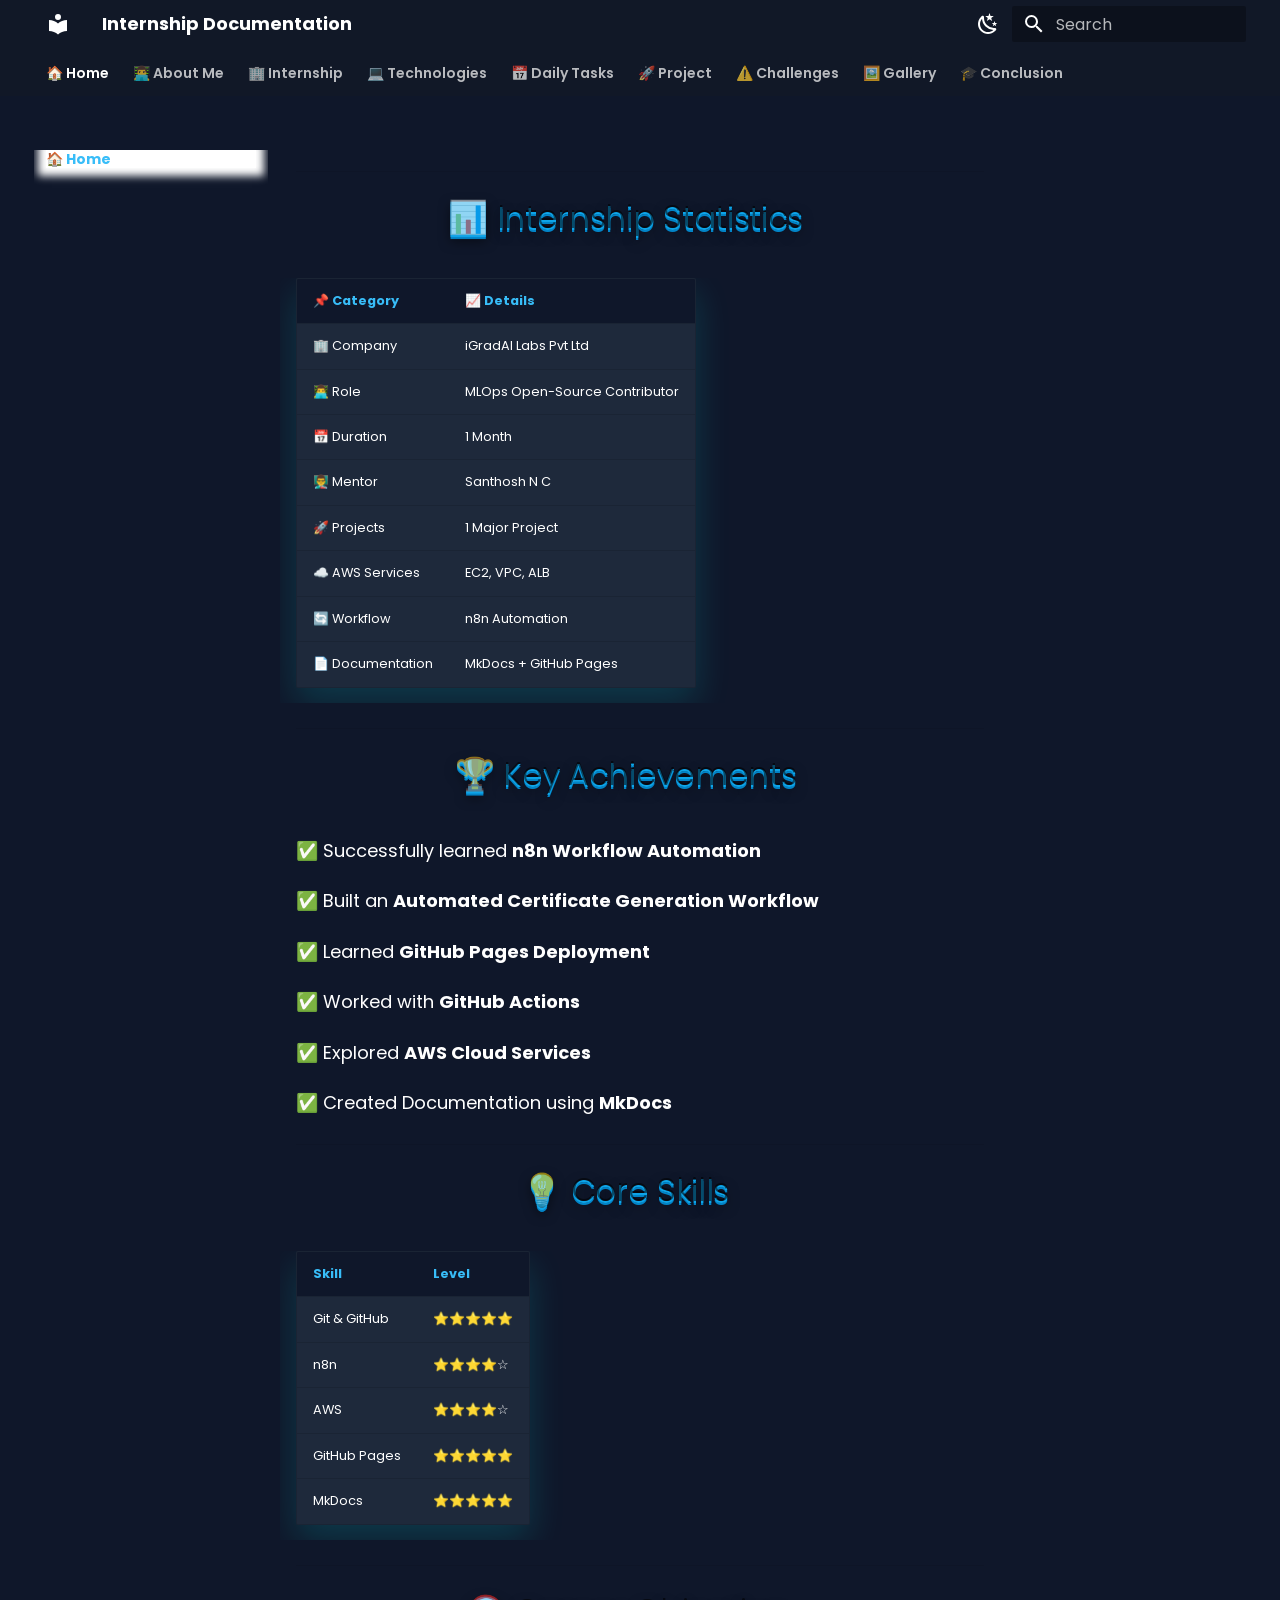
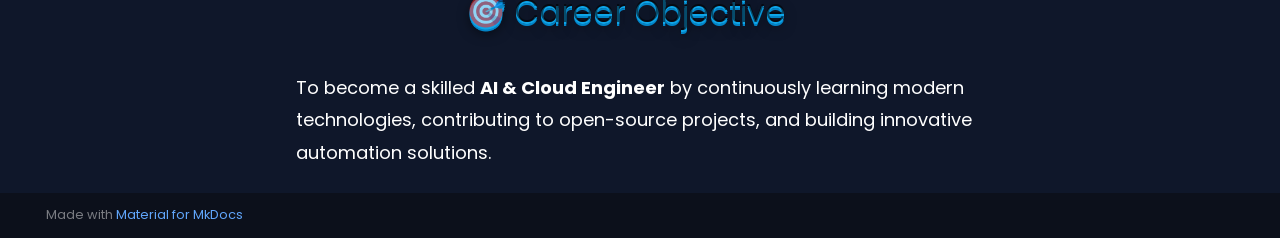
<file: index.html>
<!doctype html>
<html lang="en" class="no-js">
  <head>
    
      <meta charset="utf-8">
      <meta name="viewport" content="width=device-width,initial-scale=1">
      
      
      
        <link rel="canonical" href="https://YOUR_GITHUB_USERNAME.github.io/InternshipDocumentation/">
      
      
      
        <link rel="next" href="about/">
      
      
        
      
      
      <link rel="icon" href="assets/images/favicon.png">
      <meta name="generator" content="mkdocs-1.6.1, mkdocs-material-9.7.6">
    
    
      
        <title>Internship Documentation</title>
      
    
    
      <link rel="stylesheet" href="assets/stylesheets/main.484c7ddc.min.css">
      
        
        <link rel="stylesheet" href="assets/stylesheets/palette.ab4e12ef.min.css">
      
      


    
    
      
    
    
      
        
        
        <link rel="preconnect" href="https://fonts.gstatic.com" crossorigin>
        <link rel="stylesheet" href="https://fonts.googleapis.com/css?family=Poppins:300,300i,400,400i,700,700i%7CJetBrains+Mono:400,400i,700,700i&display=fallback">
        <style>:root{--md-text-font:"Poppins";--md-code-font:"JetBrains Mono"}</style>
      
    
    
      <link rel="stylesheet" href="assets/stylesheets/extra.css">
    
    <script>__md_scope=new URL(".",location),__md_hash=e=>[...e].reduce(((e,_)=>(e<<5)-e+_.charCodeAt(0)),0),__md_get=(e,_=localStorage,t=__md_scope)=>JSON.parse(_.getItem(t.pathname+"."+e)),__md_set=(e,_,t=localStorage,a=__md_scope)=>{try{t.setItem(a.pathname+"."+e,JSON.stringify(_))}catch(e){}}</script>
    
      

    
    
  </head>
  
  
    
    
      
    
    
    
    
    <body dir="ltr" data-md-color-scheme="default" data-md-color-primary="indigo" data-md-color-accent="blue">
  
    
    <input class="md-toggle" data-md-toggle="drawer" type="checkbox" id="__drawer" autocomplete="off">
    <input class="md-toggle" data-md-toggle="search" type="checkbox" id="__search" autocomplete="off">
    <label class="md-overlay" for="__drawer"></label>
    <div data-md-component="skip">
      
        
        <a href="#internship-statistics" class="md-skip">
          Skip to content
        </a>
      
    </div>
    <div data-md-component="announce">
      
    </div>
    
    
      

<header class="md-header" data-md-component="header">
  <nav class="md-header__inner md-grid" aria-label="Header">
    <a href="." title="Internship Documentation" class="md-header__button md-logo" aria-label="Internship Documentation" data-md-component="logo">
      
  
  <svg xmlns="http://www.w3.org/2000/svg" viewBox="0 0 24 24"><path d="M12 8a3 3 0 0 0 3-3 3 3 0 0 0-3-3 3 3 0 0 0-3 3 3 3 0 0 0 3 3m0 3.54C9.64 9.35 6.5 8 3 8v11c3.5 0 6.64 1.35 9 3.54 2.36-2.19 5.5-3.54 9-3.54V8c-3.5 0-6.64 1.35-9 3.54"/></svg>

    </a>
    <label class="md-header__button md-icon" for="__drawer">
      
      <svg xmlns="http://www.w3.org/2000/svg" viewBox="0 0 24 24"><path d="M3 6h18v2H3zm0 5h18v2H3zm0 5h18v2H3z"/></svg>
    </label>
    <div class="md-header__title" data-md-component="header-title">
      <div class="md-header__ellipsis">
        <div class="md-header__topic">
          <span class="md-ellipsis">
            Internship Documentation
          </span>
        </div>
        <div class="md-header__topic" data-md-component="header-topic">
          <span class="md-ellipsis">
            
              🏠 Home
            
          </span>
        </div>
      </div>
    </div>
    
      
        <form class="md-header__option" data-md-component="palette">
  
    
    
    
    <input class="md-option" data-md-color-media="" data-md-color-scheme="default" data-md-color-primary="indigo" data-md-color-accent="blue"  aria-label="Dark mode"  type="radio" name="__palette" id="__palette_0">
    
      <label class="md-header__button md-icon" title="Dark mode" for="__palette_1" hidden>
        <svg xmlns="http://www.w3.org/2000/svg" viewBox="0 0 24 24"><path d="m17.75 4.09-2.53 1.94.91 3.06-2.63-1.81-2.63 1.81.91-3.06-2.53-1.94L12.44 4l1.06-3 1.06 3zm3.5 6.91-1.64 1.25.59 1.98-1.7-1.17-1.7 1.17.59-1.98L15.75 11l2.06-.05L18.5 9l.69 1.95zm-2.28 4.95c.83-.08 1.72 1.1 1.19 1.85-.32.45-.66.87-1.08 1.27C15.17 23 8.84 23 4.94 19.07c-3.91-3.9-3.91-10.24 0-14.14.4-.4.82-.76 1.27-1.08.75-.53 1.93.36 1.85 1.19-.27 2.86.69 5.83 2.89 8.02a9.96 9.96 0 0 0 8.02 2.89m-1.64 2.02a12.08 12.08 0 0 1-7.8-3.47c-2.17-2.19-3.33-5-3.49-7.82-2.81 3.14-2.7 7.96.31 10.98 3.02 3.01 7.84 3.12 10.98.31"/></svg>
      </label>
    
  
    
    
    
    <input class="md-option" data-md-color-media="" data-md-color-scheme="slate" data-md-color-primary="indigo" data-md-color-accent="blue"  aria-label="Light mode"  type="radio" name="__palette" id="__palette_1">
    
      <label class="md-header__button md-icon" title="Light mode" for="__palette_0" hidden>
        <svg xmlns="http://www.w3.org/2000/svg" viewBox="0 0 24 24"><path d="M12 7a5 5 0 0 1 5 5 5 5 0 0 1-5 5 5 5 0 0 1-5-5 5 5 0 0 1 5-5m0 2a3 3 0 0 0-3 3 3 3 0 0 0 3 3 3 3 0 0 0 3-3 3 3 0 0 0-3-3m0-7 2.39 3.42C13.65 5.15 12.84 5 12 5s-1.65.15-2.39.42zM3.34 7l4.16-.35A7.2 7.2 0 0 0 5.94 8.5c-.44.74-.69 1.5-.83 2.29zm.02 10 1.76-3.77a7.131 7.131 0 0 0 2.38 4.14zM20.65 7l-1.77 3.79a7.02 7.02 0 0 0-2.38-4.15zm-.01 10-4.14.36c.59-.51 1.12-1.14 1.54-1.86.42-.73.69-1.5.83-2.29zM12 22l-2.41-3.44c.74.27 1.55.44 2.41.44.82 0 1.63-.17 2.37-.44z"/></svg>
      </label>
    
  
</form>
      
    
    
      <script>var palette=__md_get("__palette");if(palette&&palette.color){if("(prefers-color-scheme)"===palette.color.media){var media=matchMedia("(prefers-color-scheme: light)"),input=document.querySelector(media.matches?"[data-md-color-media='(prefers-color-scheme: light)']":"[data-md-color-media='(prefers-color-scheme: dark)']");palette.color.media=input.getAttribute("data-md-color-media"),palette.color.scheme=input.getAttribute("data-md-color-scheme"),palette.color.primary=input.getAttribute("data-md-color-primary"),palette.color.accent=input.getAttribute("data-md-color-accent")}for(var[key,value]of Object.entries(palette.color))document.body.setAttribute("data-md-color-"+key,value)}</script>
    
    
    
      
      
        <label class="md-header__button md-icon" for="__search">
          
          <svg xmlns="http://www.w3.org/2000/svg" viewBox="0 0 24 24"><path d="M9.5 3A6.5 6.5 0 0 1 16 9.5c0 1.61-.59 3.09-1.56 4.23l.27.27h.79l5 5-1.5 1.5-5-5v-.79l-.27-.27A6.52 6.52 0 0 1 9.5 16 6.5 6.5 0 0 1 3 9.5 6.5 6.5 0 0 1 9.5 3m0 2C7 5 5 7 5 9.5S7 14 9.5 14 14 12 14 9.5 12 5 9.5 5"/></svg>
        </label>
        <div class="md-search" data-md-component="search" role="dialog">
  <label class="md-search__overlay" for="__search"></label>
  <div class="md-search__inner" role="search">
    <form class="md-search__form" name="search">
      <input type="text" class="md-search__input" name="query" aria-label="Search" placeholder="Search" autocapitalize="off" autocorrect="off" autocomplete="off" spellcheck="false" data-md-component="search-query" required>
      <label class="md-search__icon md-icon" for="__search">
        
        <svg xmlns="http://www.w3.org/2000/svg" viewBox="0 0 24 24"><path d="M9.5 3A6.5 6.5 0 0 1 16 9.5c0 1.61-.59 3.09-1.56 4.23l.27.27h.79l5 5-1.5 1.5-5-5v-.79l-.27-.27A6.52 6.52 0 0 1 9.5 16 6.5 6.5 0 0 1 3 9.5 6.5 6.5 0 0 1 9.5 3m0 2C7 5 5 7 5 9.5S7 14 9.5 14 14 12 14 9.5 12 5 9.5 5"/></svg>
        
        <svg xmlns="http://www.w3.org/2000/svg" viewBox="0 0 24 24"><path d="M20 11v2H8l5.5 5.5-1.42 1.42L4.16 12l7.92-7.92L13.5 5.5 8 11z"/></svg>
      </label>
      <nav class="md-search__options" aria-label="Search">
        
        <button type="reset" class="md-search__icon md-icon" title="Clear" aria-label="Clear" tabindex="-1">
          
          <svg xmlns="http://www.w3.org/2000/svg" viewBox="0 0 24 24"><path d="M19 6.41 17.59 5 12 10.59 6.41 5 5 6.41 10.59 12 5 17.59 6.41 19 12 13.41 17.59 19 19 17.59 13.41 12z"/></svg>
        </button>
      </nav>
      
    </form>
    <div class="md-search__output">
      <div class="md-search__scrollwrap" tabindex="0" data-md-scrollfix>
        <div class="md-search-result" data-md-component="search-result">
          <div class="md-search-result__meta">
            Initializing search
          </div>
          <ol class="md-search-result__list" role="presentation"></ol>
        </div>
      </div>
    </div>
  </div>
</div>
      
    
    
  </nav>
  
</header>
    
    <div class="md-container" data-md-component="container">
      
      
        
          
            
<nav class="md-tabs" aria-label="Tabs" data-md-component="tabs">
  <div class="md-grid">
    <ul class="md-tabs__list">
      
        
  
  
  
    
  
  
    <li class="md-tabs__item md-tabs__item--active">
      <a href="." class="md-tabs__link">
        
  
  
    
  
  🏠 Home

      </a>
    </li>
  

      
        
  
  
  
  
    <li class="md-tabs__item">
      <a href="about/" class="md-tabs__link">
        
  
  
    
  
  👨‍💻 About Me

      </a>
    </li>
  

      
        
  
  
  
  
    <li class="md-tabs__item">
      <a href="internship/" class="md-tabs__link">
        
  
  
    
  
  🏢 Internship

      </a>
    </li>
  

      
        
  
  
  
  
    <li class="md-tabs__item">
      <a href="technologies/" class="md-tabs__link">
        
  
  
    
  
  💻 Technologies

      </a>
    </li>
  

      
        
  
  
  
  
    <li class="md-tabs__item">
      <a href="tasks/" class="md-tabs__link">
        
  
  
    
  
  📅 Daily Tasks

      </a>
    </li>
  

      
        
  
  
  
  
    <li class="md-tabs__item">
      <a href="project/" class="md-tabs__link">
        
  
  
    
  
  🚀 Project

      </a>
    </li>
  

      
        
  
  
  
  
    <li class="md-tabs__item">
      <a href="challenges/" class="md-tabs__link">
        
  
  
    
  
  ⚠️ Challenges

      </a>
    </li>
  

      
        
  
  
  
  
    <li class="md-tabs__item">
      <a href="gallery/" class="md-tabs__link">
        
  
  
    
  
  🖼️ Gallery

      </a>
    </li>
  

      
        
  
  
  
  
    <li class="md-tabs__item">
      <a href="conclusion/" class="md-tabs__link">
        
  
  
    
  
  🎓 Conclusion

      </a>
    </li>
  

      
    </ul>
  </div>
</nav>
          
        
      
      <main class="md-main" data-md-component="main">
        <div class="md-main__inner md-grid">
          
            
              
              <div class="md-sidebar md-sidebar--primary" data-md-component="sidebar" data-md-type="navigation" >
                <div class="md-sidebar__scrollwrap">
                  <div class="md-sidebar__inner">
                    


  


<nav class="md-nav md-nav--primary md-nav--lifted" aria-label="Navigation" data-md-level="0">
  <label class="md-nav__title" for="__drawer">
    <a href="." title="Internship Documentation" class="md-nav__button md-logo" aria-label="Internship Documentation" data-md-component="logo">
      
  
  <svg xmlns="http://www.w3.org/2000/svg" viewBox="0 0 24 24"><path d="M12 8a3 3 0 0 0 3-3 3 3 0 0 0-3-3 3 3 0 0 0-3 3 3 3 0 0 0 3 3m0 3.54C9.64 9.35 6.5 8 3 8v11c3.5 0 6.64 1.35 9 3.54 2.36-2.19 5.5-3.54 9-3.54V8c-3.5 0-6.64 1.35-9 3.54"/></svg>

    </a>
    Internship Documentation
  </label>
  
  <ul class="md-nav__list" data-md-scrollfix>
    
      
      
  
  
    
  
  
  
    <li class="md-nav__item md-nav__item--active">
      
      <input class="md-nav__toggle md-toggle" type="checkbox" id="__toc">
      
      
        
      
      
      <a href="." class="md-nav__link md-nav__link--active">
        
  
  
  <span class="md-ellipsis">
    
  
    🏠 Home
  

    
  </span>
  
  

      </a>
      
    </li>
  

    
      
      
  
  
  
  
    <li class="md-nav__item">
      <a href="about/" class="md-nav__link">
        
  
  
  <span class="md-ellipsis">
    
  
    👨‍💻 About Me
  

    
  </span>
  
  

      </a>
    </li>
  

    
      
      
  
  
  
  
    <li class="md-nav__item">
      <a href="internship/" class="md-nav__link">
        
  
  
  <span class="md-ellipsis">
    
  
    🏢 Internship
  

    
  </span>
  
  

      </a>
    </li>
  

    
      
      
  
  
  
  
    <li class="md-nav__item">
      <a href="technologies/" class="md-nav__link">
        
  
  
  <span class="md-ellipsis">
    
  
    💻 Technologies
  

    
  </span>
  
  

      </a>
    </li>
  

    
      
      
  
  
  
  
    <li class="md-nav__item">
      <a href="tasks/" class="md-nav__link">
        
  
  
  <span class="md-ellipsis">
    
  
    📅 Daily Tasks
  

    
  </span>
  
  

      </a>
    </li>
  

    
      
      
  
  
  
  
    <li class="md-nav__item">
      <a href="project/" class="md-nav__link">
        
  
  
  <span class="md-ellipsis">
    
  
    🚀 Project
  

    
  </span>
  
  

      </a>
    </li>
  

    
      
      
  
  
  
  
    <li class="md-nav__item">
      <a href="challenges/" class="md-nav__link">
        
  
  
  <span class="md-ellipsis">
    
  
    ⚠️ Challenges
  

    
  </span>
  
  

      </a>
    </li>
  

    
      
      
  
  
  
  
    <li class="md-nav__item">
      <a href="gallery/" class="md-nav__link">
        
  
  
  <span class="md-ellipsis">
    
  
    🖼️ Gallery
  

    
  </span>
  
  

      </a>
    </li>
  

    
      
      
  
  
  
  
    <li class="md-nav__item">
      <a href="conclusion/" class="md-nav__link">
        
  
  
  <span class="md-ellipsis">
    
  
    🎓 Conclusion
  

    
  </span>
  
  

      </a>
    </li>
  

    
  </ul>
</nav>
                  </div>
                </div>
              </div>
            
            
              
              <div class="md-sidebar md-sidebar--secondary" data-md-component="sidebar" data-md-type="toc" >
                <div class="md-sidebar__scrollwrap">
                  <div class="md-sidebar__inner">
                    

<nav class="md-nav md-nav--secondary" aria-label="Table of contents">
  
  
  
    
  
  
</nav>
                  </div>
                </div>
              </div>
            
          
          
            <div class="md-content" data-md-component="content">
              
              <article class="md-content__inner md-typeset">
                
                  



<hr />
<h1 id="internship-statistics">📊 Internship Statistics<a class="headerlink" href="#internship-statistics" title="Permanent link">&para;</a></h1>
<table>
<thead>
<tr>
<th>📌 Category</th>
<th>📈 Details</th>
</tr>
</thead>
<tbody>
<tr>
<td>🏢 Company</td>
<td>iGradAI Labs Pvt Ltd</td>
</tr>
<tr>
<td>👨‍💻 Role</td>
<td>MLOps Open-Source Contributor</td>
</tr>
<tr>
<td>📅 Duration</td>
<td>1 Month</td>
</tr>
<tr>
<td>👨‍🏫 Mentor</td>
<td>Santhosh N C</td>
</tr>
<tr>
<td>🚀 Projects</td>
<td>1 Major Project</td>
</tr>
<tr>
<td>☁️ AWS Services</td>
<td>EC2, VPC, ALB</td>
</tr>
<tr>
<td>🔄 Workflow</td>
<td>n8n Automation</td>
</tr>
<tr>
<td>📄 Documentation</td>
<td>MkDocs + GitHub Pages</td>
</tr>
</tbody>
</table>
<hr />
<h1 id="key-achievements">🏆 Key Achievements<a class="headerlink" href="#key-achievements" title="Permanent link">&para;</a></h1>
<p>✅ Successfully learned <strong>n8n Workflow Automation</strong></p>
<p>✅ Built an <strong>Automated Certificate Generation Workflow</strong></p>
<p>✅ Learned <strong>GitHub Pages Deployment</strong></p>
<p>✅ Worked with <strong>GitHub Actions</strong></p>
<p>✅ Explored <strong>AWS Cloud Services</strong></p>
<p>✅ Created Documentation using <strong>MkDocs</strong></p>
<hr />
<h1 id="core-skills">💡 Core Skills<a class="headerlink" href="#core-skills" title="Permanent link">&para;</a></h1>
<table>
<thead>
<tr>
<th>Skill</th>
<th>Level</th>
</tr>
</thead>
<tbody>
<tr>
<td>Git &amp; GitHub</td>
<td>⭐⭐⭐⭐⭐</td>
</tr>
<tr>
<td>n8n</td>
<td>⭐⭐⭐⭐☆</td>
</tr>
<tr>
<td>AWS</td>
<td>⭐⭐⭐⭐☆</td>
</tr>
<tr>
<td>GitHub Pages</td>
<td>⭐⭐⭐⭐⭐</td>
</tr>
<tr>
<td>MkDocs</td>
<td>⭐⭐⭐⭐⭐</td>
</tr>
</tbody>
</table>
<hr />
<h1 id="career-objective">🎯 Career Objective<a class="headerlink" href="#career-objective" title="Permanent link">&para;</a></h1>
<p>To become a skilled <strong>AI &amp; Cloud Engineer</strong> by continuously learning modern technologies, contributing to open-source projects, and building innovative automation solutions.</p>












                
              </article>
            </div>
          
          
<script>var target=document.getElementById(location.hash.slice(1));target&&target.name&&(target.checked=target.name.startsWith("__tabbed_"))</script>
        </div>
        
          <button type="button" class="md-top md-icon" data-md-component="top" hidden>
  
  <svg xmlns="http://www.w3.org/2000/svg" viewBox="0 0 24 24"><path d="M13 20h-2V8l-5.5 5.5-1.42-1.42L12 4.16l7.92 7.92-1.42 1.42L13 8z"/></svg>
  Back to top
</button>
        
      </main>
      
        <footer class="md-footer">
  
  <div class="md-footer-meta md-typeset">
    <div class="md-footer-meta__inner md-grid">
      <div class="md-copyright">
  
  
    Made with
    <a href="https://squidfunk.github.io/mkdocs-material/" target="_blank" rel="noopener">
      Material for MkDocs
    </a>
  
</div>
      
    </div>
  </div>
</footer>
      
    </div>
    <div class="md-dialog" data-md-component="dialog">
      <div class="md-dialog__inner md-typeset"></div>
    </div>
    
    
    
      
      
      <script id="__config" type="application/json">{"annotate": null, "base": ".", "features": ["navigation.tabs", "navigation.sections", "navigation.expand", "navigation.top", "search.highlight", "content.code.copy"], "search": "assets/javascripts/workers/search.2c215733.min.js", "tags": null, "translations": {"clipboard.copied": "Copied to clipboard", "clipboard.copy": "Copy to clipboard", "search.result.more.one": "1 more on this page", "search.result.more.other": "# more on this page", "search.result.none": "No matching documents", "search.result.one": "1 matching document", "search.result.other": "# matching documents", "search.result.placeholder": "Type to start searching", "search.result.term.missing": "Missing", "select.version": "Select version"}, "version": null}</script>
    
    
      <script src="assets/javascripts/bundle.79ae519e.min.js"></script>
      
    
  </body>
</html>
</file>
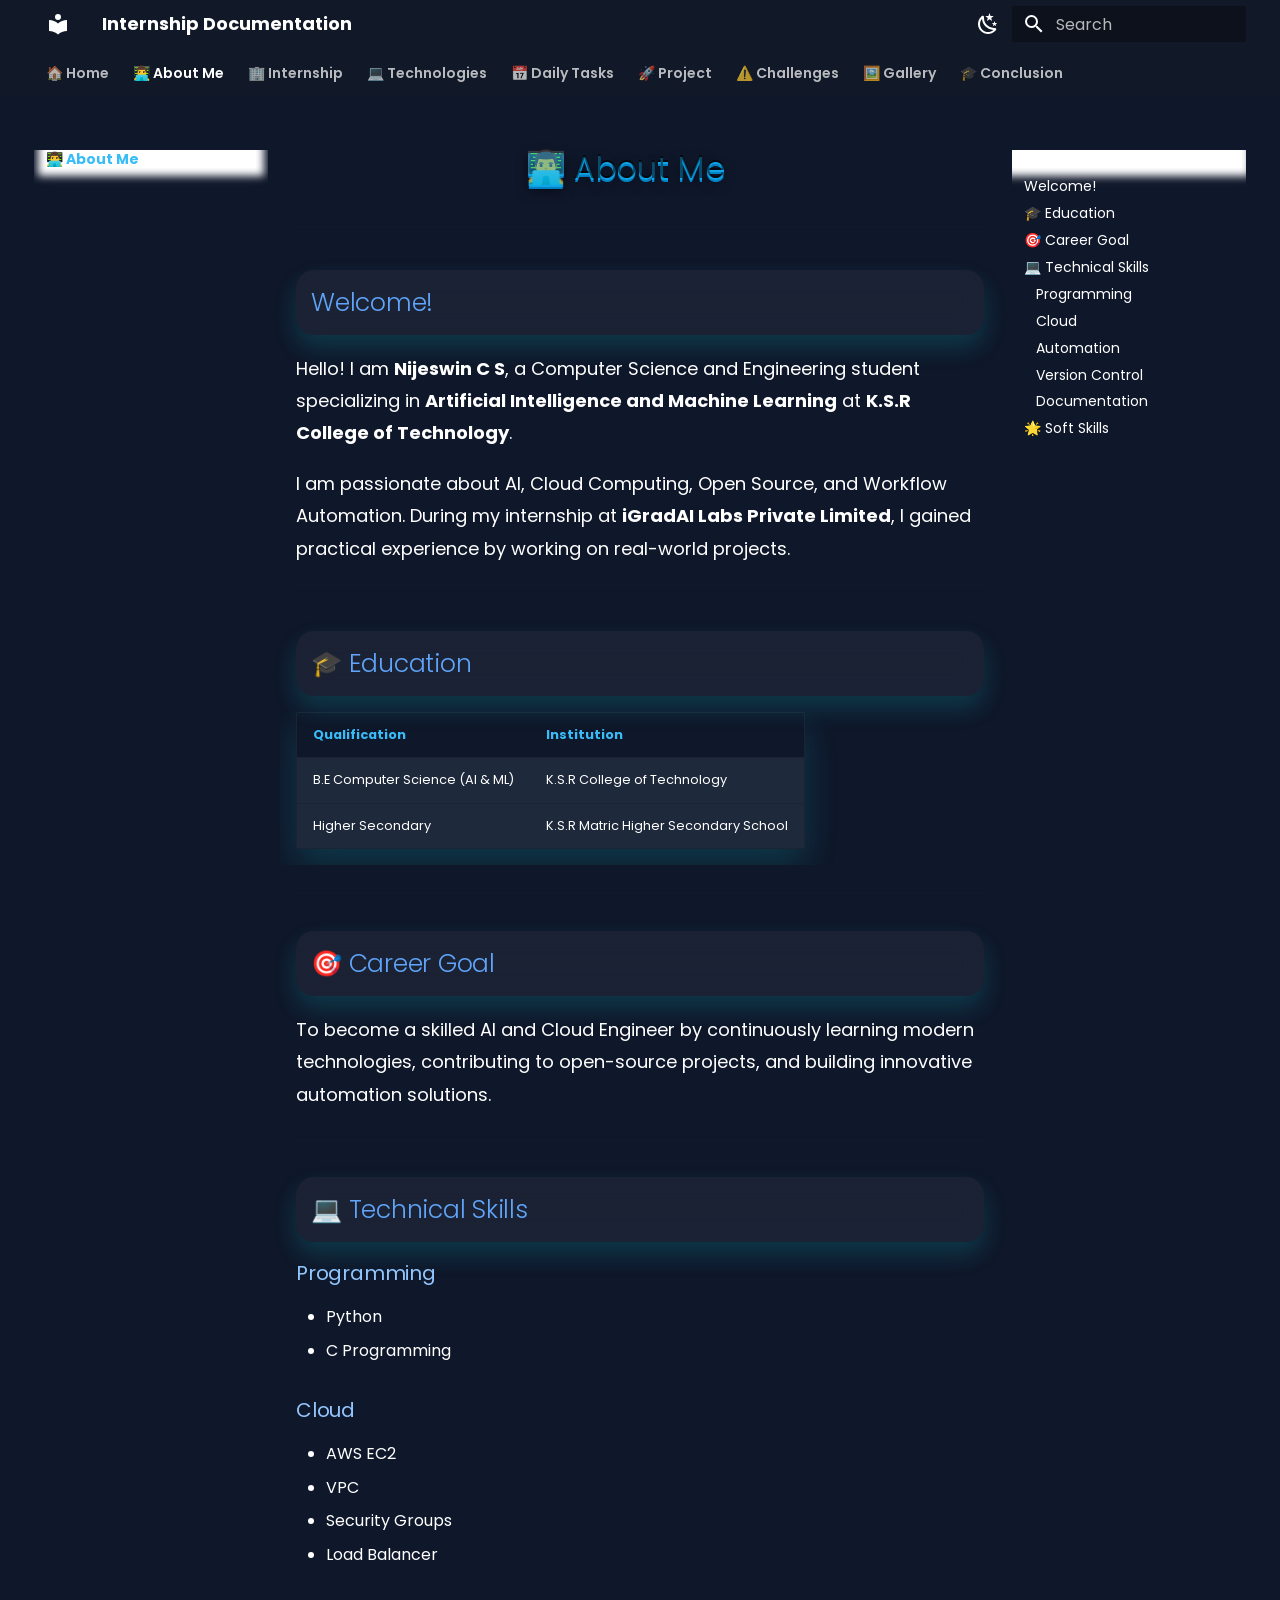
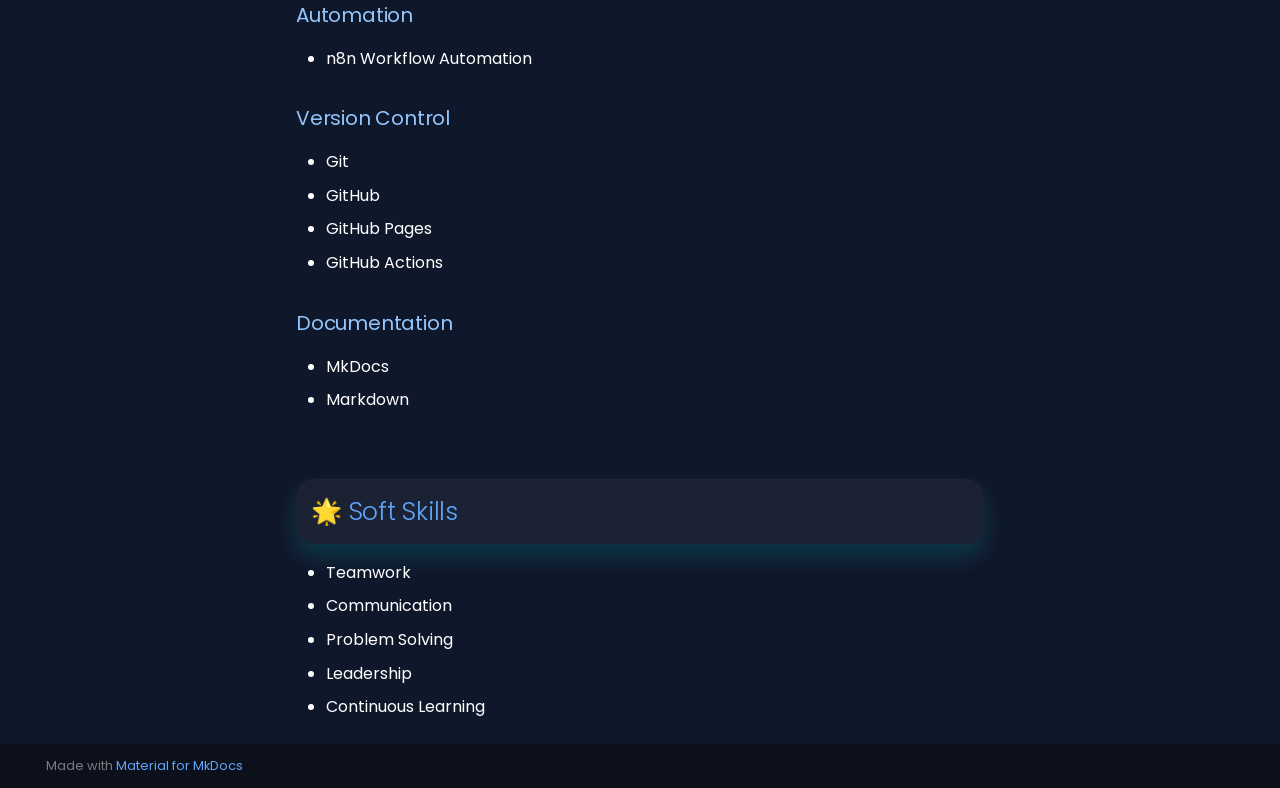
<file: about/index.html>
<!doctype html>
<html lang="en" class="no-js">
  <head>
    
      <meta charset="utf-8">
      <meta name="viewport" content="width=device-width,initial-scale=1">
      
      
      
        <link rel="canonical" href="https://YOUR_GITHUB_USERNAME.github.io/InternshipDocumentation/about/">
      
      
        <link rel="prev" href="..">
      
      
        <link rel="next" href="../internship/">
      
      
        
      
      
      <link rel="icon" href="../assets/images/favicon.png">
      <meta name="generator" content="mkdocs-1.6.1, mkdocs-material-9.7.6">
    
    
      
        <title>👨‍💻 About Me - Internship Documentation</title>
      
    
    
      <link rel="stylesheet" href="../assets/stylesheets/main.484c7ddc.min.css">
      
        
        <link rel="stylesheet" href="../assets/stylesheets/palette.ab4e12ef.min.css">
      
      


    
    
      
    
    
      
        
        
        <link rel="preconnect" href="https://fonts.gstatic.com" crossorigin>
        <link rel="stylesheet" href="https://fonts.googleapis.com/css?family=Poppins:300,300i,400,400i,700,700i%7CJetBrains+Mono:400,400i,700,700i&display=fallback">
        <style>:root{--md-text-font:"Poppins";--md-code-font:"JetBrains Mono"}</style>
      
    
    
      <link rel="stylesheet" href="../assets/stylesheets/extra.css">
    
    <script>__md_scope=new URL("..",location),__md_hash=e=>[...e].reduce(((e,_)=>(e<<5)-e+_.charCodeAt(0)),0),__md_get=(e,_=localStorage,t=__md_scope)=>JSON.parse(_.getItem(t.pathname+"."+e)),__md_set=(e,_,t=localStorage,a=__md_scope)=>{try{t.setItem(a.pathname+"."+e,JSON.stringify(_))}catch(e){}}</script>
    
      

    
    
  </head>
  
  
    
    
      
    
    
    
    
    <body dir="ltr" data-md-color-scheme="default" data-md-color-primary="indigo" data-md-color-accent="blue">
  
    
    <input class="md-toggle" data-md-toggle="drawer" type="checkbox" id="__drawer" autocomplete="off">
    <input class="md-toggle" data-md-toggle="search" type="checkbox" id="__search" autocomplete="off">
    <label class="md-overlay" for="__drawer"></label>
    <div data-md-component="skip">
      
        
        <a href="#about-me" class="md-skip">
          Skip to content
        </a>
      
    </div>
    <div data-md-component="announce">
      
    </div>
    
    
      

<header class="md-header" data-md-component="header">
  <nav class="md-header__inner md-grid" aria-label="Header">
    <a href=".." title="Internship Documentation" class="md-header__button md-logo" aria-label="Internship Documentation" data-md-component="logo">
      
  
  <svg xmlns="http://www.w3.org/2000/svg" viewBox="0 0 24 24"><path d="M12 8a3 3 0 0 0 3-3 3 3 0 0 0-3-3 3 3 0 0 0-3 3 3 3 0 0 0 3 3m0 3.54C9.64 9.35 6.5 8 3 8v11c3.5 0 6.64 1.35 9 3.54 2.36-2.19 5.5-3.54 9-3.54V8c-3.5 0-6.64 1.35-9 3.54"/></svg>

    </a>
    <label class="md-header__button md-icon" for="__drawer">
      
      <svg xmlns="http://www.w3.org/2000/svg" viewBox="0 0 24 24"><path d="M3 6h18v2H3zm0 5h18v2H3zm0 5h18v2H3z"/></svg>
    </label>
    <div class="md-header__title" data-md-component="header-title">
      <div class="md-header__ellipsis">
        <div class="md-header__topic">
          <span class="md-ellipsis">
            Internship Documentation
          </span>
        </div>
        <div class="md-header__topic" data-md-component="header-topic">
          <span class="md-ellipsis">
            
              👨‍💻 About Me
            
          </span>
        </div>
      </div>
    </div>
    
      
        <form class="md-header__option" data-md-component="palette">
  
    
    
    
    <input class="md-option" data-md-color-media="" data-md-color-scheme="default" data-md-color-primary="indigo" data-md-color-accent="blue"  aria-label="Dark mode"  type="radio" name="__palette" id="__palette_0">
    
      <label class="md-header__button md-icon" title="Dark mode" for="__palette_1" hidden>
        <svg xmlns="http://www.w3.org/2000/svg" viewBox="0 0 24 24"><path d="m17.75 4.09-2.53 1.94.91 3.06-2.63-1.81-2.63 1.81.91-3.06-2.53-1.94L12.44 4l1.06-3 1.06 3zm3.5 6.91-1.64 1.25.59 1.98-1.7-1.17-1.7 1.17.59-1.98L15.75 11l2.06-.05L18.5 9l.69 1.95zm-2.28 4.95c.83-.08 1.72 1.1 1.19 1.85-.32.45-.66.87-1.08 1.27C15.17 23 8.84 23 4.94 19.07c-3.91-3.9-3.91-10.24 0-14.14.4-.4.82-.76 1.27-1.08.75-.53 1.93.36 1.85 1.19-.27 2.86.69 5.83 2.89 8.02a9.96 9.96 0 0 0 8.02 2.89m-1.64 2.02a12.08 12.08 0 0 1-7.8-3.47c-2.17-2.19-3.33-5-3.49-7.82-2.81 3.14-2.7 7.96.31 10.98 3.02 3.01 7.84 3.12 10.98.31"/></svg>
      </label>
    
  
    
    
    
    <input class="md-option" data-md-color-media="" data-md-color-scheme="slate" data-md-color-primary="indigo" data-md-color-accent="blue"  aria-label="Light mode"  type="radio" name="__palette" id="__palette_1">
    
      <label class="md-header__button md-icon" title="Light mode" for="__palette_0" hidden>
        <svg xmlns="http://www.w3.org/2000/svg" viewBox="0 0 24 24"><path d="M12 7a5 5 0 0 1 5 5 5 5 0 0 1-5 5 5 5 0 0 1-5-5 5 5 0 0 1 5-5m0 2a3 3 0 0 0-3 3 3 3 0 0 0 3 3 3 3 0 0 0 3-3 3 3 0 0 0-3-3m0-7 2.39 3.42C13.65 5.15 12.84 5 12 5s-1.65.15-2.39.42zM3.34 7l4.16-.35A7.2 7.2 0 0 0 5.94 8.5c-.44.74-.69 1.5-.83 2.29zm.02 10 1.76-3.77a7.131 7.131 0 0 0 2.38 4.14zM20.65 7l-1.77 3.79a7.02 7.02 0 0 0-2.38-4.15zm-.01 10-4.14.36c.59-.51 1.12-1.14 1.54-1.86.42-.73.69-1.5.83-2.29zM12 22l-2.41-3.44c.74.27 1.55.44 2.41.44.82 0 1.63-.17 2.37-.44z"/></svg>
      </label>
    
  
</form>
      
    
    
      <script>var palette=__md_get("__palette");if(palette&&palette.color){if("(prefers-color-scheme)"===palette.color.media){var media=matchMedia("(prefers-color-scheme: light)"),input=document.querySelector(media.matches?"[data-md-color-media='(prefers-color-scheme: light)']":"[data-md-color-media='(prefers-color-scheme: dark)']");palette.color.media=input.getAttribute("data-md-color-media"),palette.color.scheme=input.getAttribute("data-md-color-scheme"),palette.color.primary=input.getAttribute("data-md-color-primary"),palette.color.accent=input.getAttribute("data-md-color-accent")}for(var[key,value]of Object.entries(palette.color))document.body.setAttribute("data-md-color-"+key,value)}</script>
    
    
    
      
      
        <label class="md-header__button md-icon" for="__search">
          
          <svg xmlns="http://www.w3.org/2000/svg" viewBox="0 0 24 24"><path d="M9.5 3A6.5 6.5 0 0 1 16 9.5c0 1.61-.59 3.09-1.56 4.23l.27.27h.79l5 5-1.5 1.5-5-5v-.79l-.27-.27A6.52 6.52 0 0 1 9.5 16 6.5 6.5 0 0 1 3 9.5 6.5 6.5 0 0 1 9.5 3m0 2C7 5 5 7 5 9.5S7 14 9.5 14 14 12 14 9.5 12 5 9.5 5"/></svg>
        </label>
        <div class="md-search" data-md-component="search" role="dialog">
  <label class="md-search__overlay" for="__search"></label>
  <div class="md-search__inner" role="search">
    <form class="md-search__form" name="search">
      <input type="text" class="md-search__input" name="query" aria-label="Search" placeholder="Search" autocapitalize="off" autocorrect="off" autocomplete="off" spellcheck="false" data-md-component="search-query" required>
      <label class="md-search__icon md-icon" for="__search">
        
        <svg xmlns="http://www.w3.org/2000/svg" viewBox="0 0 24 24"><path d="M9.5 3A6.5 6.5 0 0 1 16 9.5c0 1.61-.59 3.09-1.56 4.23l.27.27h.79l5 5-1.5 1.5-5-5v-.79l-.27-.27A6.52 6.52 0 0 1 9.5 16 6.5 6.5 0 0 1 3 9.5 6.5 6.5 0 0 1 9.5 3m0 2C7 5 5 7 5 9.5S7 14 9.5 14 14 12 14 9.5 12 5 9.5 5"/></svg>
        
        <svg xmlns="http://www.w3.org/2000/svg" viewBox="0 0 24 24"><path d="M20 11v2H8l5.5 5.5-1.42 1.42L4.16 12l7.92-7.92L13.5 5.5 8 11z"/></svg>
      </label>
      <nav class="md-search__options" aria-label="Search">
        
        <button type="reset" class="md-search__icon md-icon" title="Clear" aria-label="Clear" tabindex="-1">
          
          <svg xmlns="http://www.w3.org/2000/svg" viewBox="0 0 24 24"><path d="M19 6.41 17.59 5 12 10.59 6.41 5 5 6.41 10.59 12 5 17.59 6.41 19 12 13.41 17.59 19 19 17.59 13.41 12z"/></svg>
        </button>
      </nav>
      
    </form>
    <div class="md-search__output">
      <div class="md-search__scrollwrap" tabindex="0" data-md-scrollfix>
        <div class="md-search-result" data-md-component="search-result">
          <div class="md-search-result__meta">
            Initializing search
          </div>
          <ol class="md-search-result__list" role="presentation"></ol>
        </div>
      </div>
    </div>
  </div>
</div>
      
    
    
  </nav>
  
</header>
    
    <div class="md-container" data-md-component="container">
      
      
        
          
            
<nav class="md-tabs" aria-label="Tabs" data-md-component="tabs">
  <div class="md-grid">
    <ul class="md-tabs__list">
      
        
  
  
  
  
    <li class="md-tabs__item">
      <a href=".." class="md-tabs__link">
        
  
  
    
  
  🏠 Home

      </a>
    </li>
  

      
        
  
  
  
    
  
  
    <li class="md-tabs__item md-tabs__item--active">
      <a href="./" class="md-tabs__link">
        
  
  
    
  
  👨‍💻 About Me

      </a>
    </li>
  

      
        
  
  
  
  
    <li class="md-tabs__item">
      <a href="../internship/" class="md-tabs__link">
        
  
  
    
  
  🏢 Internship

      </a>
    </li>
  

      
        
  
  
  
  
    <li class="md-tabs__item">
      <a href="../technologies/" class="md-tabs__link">
        
  
  
    
  
  💻 Technologies

      </a>
    </li>
  

      
        
  
  
  
  
    <li class="md-tabs__item">
      <a href="../tasks/" class="md-tabs__link">
        
  
  
    
  
  📅 Daily Tasks

      </a>
    </li>
  

      
        
  
  
  
  
    <li class="md-tabs__item">
      <a href="../project/" class="md-tabs__link">
        
  
  
    
  
  🚀 Project

      </a>
    </li>
  

      
        
  
  
  
  
    <li class="md-tabs__item">
      <a href="../challenges/" class="md-tabs__link">
        
  
  
    
  
  ⚠️ Challenges

      </a>
    </li>
  

      
        
  
  
  
  
    <li class="md-tabs__item">
      <a href="../gallery/" class="md-tabs__link">
        
  
  
    
  
  🖼️ Gallery

      </a>
    </li>
  

      
        
  
  
  
  
    <li class="md-tabs__item">
      <a href="../conclusion/" class="md-tabs__link">
        
  
  
    
  
  🎓 Conclusion

      </a>
    </li>
  

      
    </ul>
  </div>
</nav>
          
        
      
      <main class="md-main" data-md-component="main">
        <div class="md-main__inner md-grid">
          
            
              
              <div class="md-sidebar md-sidebar--primary" data-md-component="sidebar" data-md-type="navigation" >
                <div class="md-sidebar__scrollwrap">
                  <div class="md-sidebar__inner">
                    


  


<nav class="md-nav md-nav--primary md-nav--lifted" aria-label="Navigation" data-md-level="0">
  <label class="md-nav__title" for="__drawer">
    <a href=".." title="Internship Documentation" class="md-nav__button md-logo" aria-label="Internship Documentation" data-md-component="logo">
      
  
  <svg xmlns="http://www.w3.org/2000/svg" viewBox="0 0 24 24"><path d="M12 8a3 3 0 0 0 3-3 3 3 0 0 0-3-3 3 3 0 0 0-3 3 3 3 0 0 0 3 3m0 3.54C9.64 9.35 6.5 8 3 8v11c3.5 0 6.64 1.35 9 3.54 2.36-2.19 5.5-3.54 9-3.54V8c-3.5 0-6.64 1.35-9 3.54"/></svg>

    </a>
    Internship Documentation
  </label>
  
  <ul class="md-nav__list" data-md-scrollfix>
    
      
      
  
  
  
  
    <li class="md-nav__item">
      <a href=".." class="md-nav__link">
        
  
  
  <span class="md-ellipsis">
    
  
    🏠 Home
  

    
  </span>
  
  

      </a>
    </li>
  

    
      
      
  
  
    
  
  
  
    <li class="md-nav__item md-nav__item--active">
      
      <input class="md-nav__toggle md-toggle" type="checkbox" id="__toc">
      
      
        
      
      
        <label class="md-nav__link md-nav__link--active" for="__toc">
          
  
  
  <span class="md-ellipsis">
    
  
    👨‍💻 About Me
  

    
  </span>
  
  

          <span class="md-nav__icon md-icon"></span>
        </label>
      
      <a href="./" class="md-nav__link md-nav__link--active">
        
  
  
  <span class="md-ellipsis">
    
  
    👨‍💻 About Me
  

    
  </span>
  
  

      </a>
      
        

<nav class="md-nav md-nav--secondary" aria-label="Table of contents">
  
  
  
    
  
  
    <label class="md-nav__title" for="__toc">
      <span class="md-nav__icon md-icon"></span>
      Table of contents
    </label>
    <ul class="md-nav__list" data-md-component="toc" data-md-scrollfix>
      
        <li class="md-nav__item">
  <a href="#welcome" class="md-nav__link">
    <span class="md-ellipsis">
      
        Welcome!
      
    </span>
  </a>
  
</li>
      
        <li class="md-nav__item">
  <a href="#education" class="md-nav__link">
    <span class="md-ellipsis">
      
        🎓 Education
      
    </span>
  </a>
  
</li>
      
        <li class="md-nav__item">
  <a href="#career-goal" class="md-nav__link">
    <span class="md-ellipsis">
      
        🎯 Career Goal
      
    </span>
  </a>
  
</li>
      
        <li class="md-nav__item">
  <a href="#technical-skills" class="md-nav__link">
    <span class="md-ellipsis">
      
        💻 Technical Skills
      
    </span>
  </a>
  
    <nav class="md-nav" aria-label="💻 Technical Skills">
      <ul class="md-nav__list">
        
          <li class="md-nav__item">
  <a href="#programming" class="md-nav__link">
    <span class="md-ellipsis">
      
        Programming
      
    </span>
  </a>
  
</li>
        
          <li class="md-nav__item">
  <a href="#cloud" class="md-nav__link">
    <span class="md-ellipsis">
      
        Cloud
      
    </span>
  </a>
  
</li>
        
          <li class="md-nav__item">
  <a href="#automation" class="md-nav__link">
    <span class="md-ellipsis">
      
        Automation
      
    </span>
  </a>
  
</li>
        
          <li class="md-nav__item">
  <a href="#version-control" class="md-nav__link">
    <span class="md-ellipsis">
      
        Version Control
      
    </span>
  </a>
  
</li>
        
          <li class="md-nav__item">
  <a href="#documentation" class="md-nav__link">
    <span class="md-ellipsis">
      
        Documentation
      
    </span>
  </a>
  
</li>
        
      </ul>
    </nav>
  
</li>
      
        <li class="md-nav__item">
  <a href="#soft-skills" class="md-nav__link">
    <span class="md-ellipsis">
      
        🌟 Soft Skills
      
    </span>
  </a>
  
</li>
      
    </ul>
  
</nav>
      
    </li>
  

    
      
      
  
  
  
  
    <li class="md-nav__item">
      <a href="../internship/" class="md-nav__link">
        
  
  
  <span class="md-ellipsis">
    
  
    🏢 Internship
  

    
  </span>
  
  

      </a>
    </li>
  

    
      
      
  
  
  
  
    <li class="md-nav__item">
      <a href="../technologies/" class="md-nav__link">
        
  
  
  <span class="md-ellipsis">
    
  
    💻 Technologies
  

    
  </span>
  
  

      </a>
    </li>
  

    
      
      
  
  
  
  
    <li class="md-nav__item">
      <a href="../tasks/" class="md-nav__link">
        
  
  
  <span class="md-ellipsis">
    
  
    📅 Daily Tasks
  

    
  </span>
  
  

      </a>
    </li>
  

    
      
      
  
  
  
  
    <li class="md-nav__item">
      <a href="../project/" class="md-nav__link">
        
  
  
  <span class="md-ellipsis">
    
  
    🚀 Project
  

    
  </span>
  
  

      </a>
    </li>
  

    
      
      
  
  
  
  
    <li class="md-nav__item">
      <a href="../challenges/" class="md-nav__link">
        
  
  
  <span class="md-ellipsis">
    
  
    ⚠️ Challenges
  

    
  </span>
  
  

      </a>
    </li>
  

    
      
      
  
  
  
  
    <li class="md-nav__item">
      <a href="../gallery/" class="md-nav__link">
        
  
  
  <span class="md-ellipsis">
    
  
    🖼️ Gallery
  

    
  </span>
  
  

      </a>
    </li>
  

    
      
      
  
  
  
  
    <li class="md-nav__item">
      <a href="../conclusion/" class="md-nav__link">
        
  
  
  <span class="md-ellipsis">
    
  
    🎓 Conclusion
  

    
  </span>
  
  

      </a>
    </li>
  

    
  </ul>
</nav>
                  </div>
                </div>
              </div>
            
            
              
              <div class="md-sidebar md-sidebar--secondary" data-md-component="sidebar" data-md-type="toc" >
                <div class="md-sidebar__scrollwrap">
                  <div class="md-sidebar__inner">
                    

<nav class="md-nav md-nav--secondary" aria-label="Table of contents">
  
  
  
    
  
  
    <label class="md-nav__title" for="__toc">
      <span class="md-nav__icon md-icon"></span>
      Table of contents
    </label>
    <ul class="md-nav__list" data-md-component="toc" data-md-scrollfix>
      
        <li class="md-nav__item">
  <a href="#welcome" class="md-nav__link">
    <span class="md-ellipsis">
      
        Welcome!
      
    </span>
  </a>
  
</li>
      
        <li class="md-nav__item">
  <a href="#education" class="md-nav__link">
    <span class="md-ellipsis">
      
        🎓 Education
      
    </span>
  </a>
  
</li>
      
        <li class="md-nav__item">
  <a href="#career-goal" class="md-nav__link">
    <span class="md-ellipsis">
      
        🎯 Career Goal
      
    </span>
  </a>
  
</li>
      
        <li class="md-nav__item">
  <a href="#technical-skills" class="md-nav__link">
    <span class="md-ellipsis">
      
        💻 Technical Skills
      
    </span>
  </a>
  
    <nav class="md-nav" aria-label="💻 Technical Skills">
      <ul class="md-nav__list">
        
          <li class="md-nav__item">
  <a href="#programming" class="md-nav__link">
    <span class="md-ellipsis">
      
        Programming
      
    </span>
  </a>
  
</li>
        
          <li class="md-nav__item">
  <a href="#cloud" class="md-nav__link">
    <span class="md-ellipsis">
      
        Cloud
      
    </span>
  </a>
  
</li>
        
          <li class="md-nav__item">
  <a href="#automation" class="md-nav__link">
    <span class="md-ellipsis">
      
        Automation
      
    </span>
  </a>
  
</li>
        
          <li class="md-nav__item">
  <a href="#version-control" class="md-nav__link">
    <span class="md-ellipsis">
      
        Version Control
      
    </span>
  </a>
  
</li>
        
          <li class="md-nav__item">
  <a href="#documentation" class="md-nav__link">
    <span class="md-ellipsis">
      
        Documentation
      
    </span>
  </a>
  
</li>
        
      </ul>
    </nav>
  
</li>
      
        <li class="md-nav__item">
  <a href="#soft-skills" class="md-nav__link">
    <span class="md-ellipsis">
      
        🌟 Soft Skills
      
    </span>
  </a>
  
</li>
      
    </ul>
  
</nav>
                  </div>
                </div>
              </div>
            
          
          
            <div class="md-content" data-md-component="content">
              
              <article class="md-content__inner md-typeset">
                
                  



<h1 id="about-me">👨‍💻 About Me<a class="headerlink" href="#about-me" title="Permanent link">&para;</a></h1>
<hr />
<h2 id="welcome">Welcome!<a class="headerlink" href="#welcome" title="Permanent link">&para;</a></h2>
<p>Hello! I am <strong>Nijeswin C S</strong>, a Computer Science and Engineering student specializing in <strong>Artificial Intelligence and Machine Learning</strong> at <strong>K.S.R College of Technology</strong>.</p>
<p>I am passionate about AI, Cloud Computing, Open Source, and Workflow Automation. During my internship at <strong>iGradAI Labs Private Limited</strong>, I gained practical experience by working on real-world projects.</p>
<hr />
<h2 id="education">🎓 Education<a class="headerlink" href="#education" title="Permanent link">&para;</a></h2>
<table>
<thead>
<tr>
<th>Qualification</th>
<th>Institution</th>
</tr>
</thead>
<tbody>
<tr>
<td>B.E Computer Science (AI &amp; ML)</td>
<td>K.S.R College of Technology</td>
</tr>
<tr>
<td>Higher Secondary</td>
<td>K.S.R Matric Higher Secondary School</td>
</tr>
</tbody>
</table>
<hr />
<h2 id="career-goal">🎯 Career Goal<a class="headerlink" href="#career-goal" title="Permanent link">&para;</a></h2>
<p>To become a skilled AI and Cloud Engineer by continuously learning modern technologies, contributing to open-source projects, and building innovative automation solutions.</p>
<hr />
<h2 id="technical-skills">💻 Technical Skills<a class="headerlink" href="#technical-skills" title="Permanent link">&para;</a></h2>
<h3 id="programming">Programming<a class="headerlink" href="#programming" title="Permanent link">&para;</a></h3>
<ul>
<li>Python</li>
<li>C Programming</li>
</ul>
<h3 id="cloud">Cloud<a class="headerlink" href="#cloud" title="Permanent link">&para;</a></h3>
<ul>
<li>AWS EC2</li>
<li>VPC</li>
<li>Security Groups</li>
<li>Load Balancer</li>
</ul>
<h3 id="automation">Automation<a class="headerlink" href="#automation" title="Permanent link">&para;</a></h3>
<ul>
<li>n8n Workflow Automation</li>
</ul>
<h3 id="version-control">Version Control<a class="headerlink" href="#version-control" title="Permanent link">&para;</a></h3>
<ul>
<li>Git</li>
<li>GitHub</li>
<li>GitHub Pages</li>
<li>GitHub Actions</li>
</ul>
<h3 id="documentation">Documentation<a class="headerlink" href="#documentation" title="Permanent link">&para;</a></h3>
<ul>
<li>MkDocs</li>
<li>Markdown</li>
</ul>
<hr />
<h2 id="soft-skills">🌟 Soft Skills<a class="headerlink" href="#soft-skills" title="Permanent link">&para;</a></h2>
<ul>
<li>Teamwork</li>
<li>Communication</li>
<li>Problem Solving</li>
<li>Leadership</li>
<li>Continuous Learning</li>
</ul>












                
              </article>
            </div>
          
          
<script>var target=document.getElementById(location.hash.slice(1));target&&target.name&&(target.checked=target.name.startsWith("__tabbed_"))</script>
        </div>
        
          <button type="button" class="md-top md-icon" data-md-component="top" hidden>
  
  <svg xmlns="http://www.w3.org/2000/svg" viewBox="0 0 24 24"><path d="M13 20h-2V8l-5.5 5.5-1.42-1.42L12 4.16l7.92 7.92-1.42 1.42L13 8z"/></svg>
  Back to top
</button>
        
      </main>
      
        <footer class="md-footer">
  
  <div class="md-footer-meta md-typeset">
    <div class="md-footer-meta__inner md-grid">
      <div class="md-copyright">
  
  
    Made with
    <a href="https://squidfunk.github.io/mkdocs-material/" target="_blank" rel="noopener">
      Material for MkDocs
    </a>
  
</div>
      
    </div>
  </div>
</footer>
      
    </div>
    <div class="md-dialog" data-md-component="dialog">
      <div class="md-dialog__inner md-typeset"></div>
    </div>
    
    
    
      
      
      <script id="__config" type="application/json">{"annotate": null, "base": "..", "features": ["navigation.tabs", "navigation.sections", "navigation.expand", "navigation.top", "search.highlight", "content.code.copy"], "search": "../assets/javascripts/workers/search.2c215733.min.js", "tags": null, "translations": {"clipboard.copied": "Copied to clipboard", "clipboard.copy": "Copy to clipboard", "search.result.more.one": "1 more on this page", "search.result.more.other": "# more on this page", "search.result.none": "No matching documents", "search.result.one": "1 matching document", "search.result.other": "# matching documents", "search.result.placeholder": "Type to start searching", "search.result.term.missing": "Missing", "select.version": "Select version"}, "version": null}</script>
    
    
      <script src="../assets/javascripts/bundle.79ae519e.min.js"></script>
      
    
  </body>
</html>
</file>
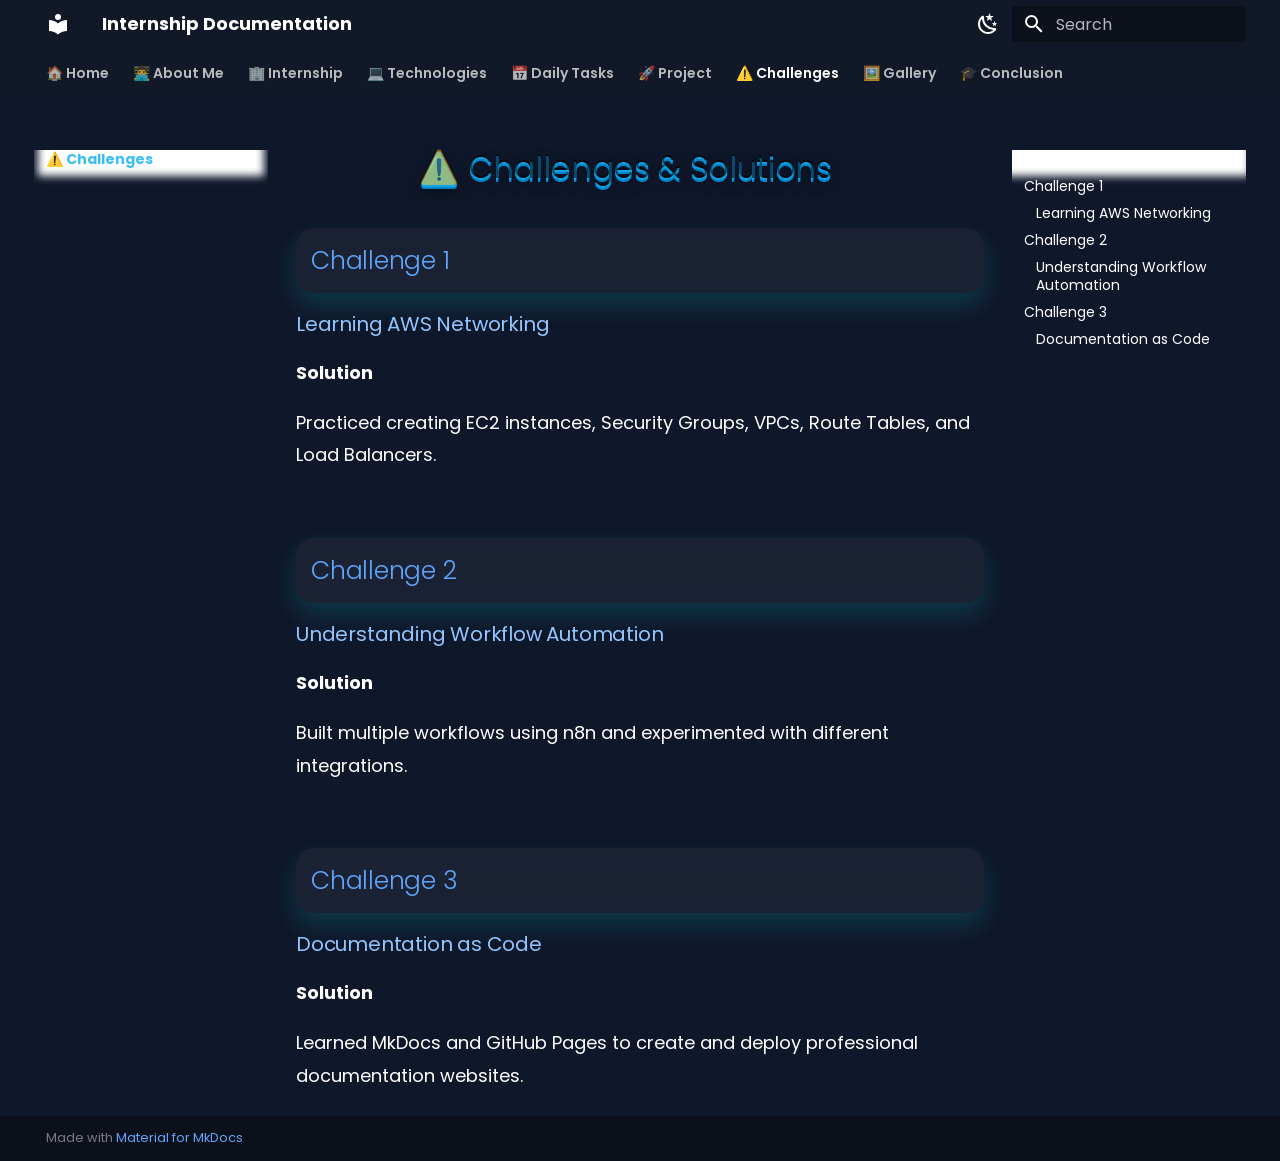
<file: challenges/index.html>
<!doctype html>
<html lang="en" class="no-js">
  <head>
    
      <meta charset="utf-8">
      <meta name="viewport" content="width=device-width,initial-scale=1">
      
      
      
        <link rel="canonical" href="https://YOUR_GITHUB_USERNAME.github.io/InternshipDocumentation/challenges/">
      
      
        <link rel="prev" href="../project/">
      
      
        <link rel="next" href="../gallery/">
      
      
        
      
      
      <link rel="icon" href="../assets/images/favicon.png">
      <meta name="generator" content="mkdocs-1.6.1, mkdocs-material-9.7.6">
    
    
      
        <title>⚠️ Challenges - Internship Documentation</title>
      
    
    
      <link rel="stylesheet" href="../assets/stylesheets/main.484c7ddc.min.css">
      
        
        <link rel="stylesheet" href="../assets/stylesheets/palette.ab4e12ef.min.css">
      
      


    
    
      
    
    
      
        
        
        <link rel="preconnect" href="https://fonts.gstatic.com" crossorigin>
        <link rel="stylesheet" href="https://fonts.googleapis.com/css?family=Poppins:300,300i,400,400i,700,700i%7CJetBrains+Mono:400,400i,700,700i&display=fallback">
        <style>:root{--md-text-font:"Poppins";--md-code-font:"JetBrains Mono"}</style>
      
    
    
      <link rel="stylesheet" href="../assets/stylesheets/extra.css">
    
    <script>__md_scope=new URL("..",location),__md_hash=e=>[...e].reduce(((e,_)=>(e<<5)-e+_.charCodeAt(0)),0),__md_get=(e,_=localStorage,t=__md_scope)=>JSON.parse(_.getItem(t.pathname+"."+e)),__md_set=(e,_,t=localStorage,a=__md_scope)=>{try{t.setItem(a.pathname+"."+e,JSON.stringify(_))}catch(e){}}</script>
    
      

    
    
  </head>
  
  
    
    
      
    
    
    
    
    <body dir="ltr" data-md-color-scheme="default" data-md-color-primary="indigo" data-md-color-accent="blue">
  
    
    <input class="md-toggle" data-md-toggle="drawer" type="checkbox" id="__drawer" autocomplete="off">
    <input class="md-toggle" data-md-toggle="search" type="checkbox" id="__search" autocomplete="off">
    <label class="md-overlay" for="__drawer"></label>
    <div data-md-component="skip">
      
        
        <a href="#challenges-solutions" class="md-skip">
          Skip to content
        </a>
      
    </div>
    <div data-md-component="announce">
      
    </div>
    
    
      

<header class="md-header" data-md-component="header">
  <nav class="md-header__inner md-grid" aria-label="Header">
    <a href=".." title="Internship Documentation" class="md-header__button md-logo" aria-label="Internship Documentation" data-md-component="logo">
      
  
  <svg xmlns="http://www.w3.org/2000/svg" viewBox="0 0 24 24"><path d="M12 8a3 3 0 0 0 3-3 3 3 0 0 0-3-3 3 3 0 0 0-3 3 3 3 0 0 0 3 3m0 3.54C9.64 9.35 6.5 8 3 8v11c3.5 0 6.64 1.35 9 3.54 2.36-2.19 5.5-3.54 9-3.54V8c-3.5 0-6.64 1.35-9 3.54"/></svg>

    </a>
    <label class="md-header__button md-icon" for="__drawer">
      
      <svg xmlns="http://www.w3.org/2000/svg" viewBox="0 0 24 24"><path d="M3 6h18v2H3zm0 5h18v2H3zm0 5h18v2H3z"/></svg>
    </label>
    <div class="md-header__title" data-md-component="header-title">
      <div class="md-header__ellipsis">
        <div class="md-header__topic">
          <span class="md-ellipsis">
            Internship Documentation
          </span>
        </div>
        <div class="md-header__topic" data-md-component="header-topic">
          <span class="md-ellipsis">
            
              ⚠️ Challenges
            
          </span>
        </div>
      </div>
    </div>
    
      
        <form class="md-header__option" data-md-component="palette">
  
    
    
    
    <input class="md-option" data-md-color-media="" data-md-color-scheme="default" data-md-color-primary="indigo" data-md-color-accent="blue"  aria-label="Dark mode"  type="radio" name="__palette" id="__palette_0">
    
      <label class="md-header__button md-icon" title="Dark mode" for="__palette_1" hidden>
        <svg xmlns="http://www.w3.org/2000/svg" viewBox="0 0 24 24"><path d="m17.75 4.09-2.53 1.94.91 3.06-2.63-1.81-2.63 1.81.91-3.06-2.53-1.94L12.44 4l1.06-3 1.06 3zm3.5 6.91-1.64 1.25.59 1.98-1.7-1.17-1.7 1.17.59-1.98L15.75 11l2.06-.05L18.5 9l.69 1.95zm-2.28 4.95c.83-.08 1.72 1.1 1.19 1.85-.32.45-.66.87-1.08 1.27C15.17 23 8.84 23 4.94 19.07c-3.91-3.9-3.91-10.24 0-14.14.4-.4.82-.76 1.27-1.08.75-.53 1.93.36 1.85 1.19-.27 2.86.69 5.83 2.89 8.02a9.96 9.96 0 0 0 8.02 2.89m-1.64 2.02a12.08 12.08 0 0 1-7.8-3.47c-2.17-2.19-3.33-5-3.49-7.82-2.81 3.14-2.7 7.96.31 10.98 3.02 3.01 7.84 3.12 10.98.31"/></svg>
      </label>
    
  
    
    
    
    <input class="md-option" data-md-color-media="" data-md-color-scheme="slate" data-md-color-primary="indigo" data-md-color-accent="blue"  aria-label="Light mode"  type="radio" name="__palette" id="__palette_1">
    
      <label class="md-header__button md-icon" title="Light mode" for="__palette_0" hidden>
        <svg xmlns="http://www.w3.org/2000/svg" viewBox="0 0 24 24"><path d="M12 7a5 5 0 0 1 5 5 5 5 0 0 1-5 5 5 5 0 0 1-5-5 5 5 0 0 1 5-5m0 2a3 3 0 0 0-3 3 3 3 0 0 0 3 3 3 3 0 0 0 3-3 3 3 0 0 0-3-3m0-7 2.39 3.42C13.65 5.15 12.84 5 12 5s-1.65.15-2.39.42zM3.34 7l4.16-.35A7.2 7.2 0 0 0 5.94 8.5c-.44.74-.69 1.5-.83 2.29zm.02 10 1.76-3.77a7.131 7.131 0 0 0 2.38 4.14zM20.65 7l-1.77 3.79a7.02 7.02 0 0 0-2.38-4.15zm-.01 10-4.14.36c.59-.51 1.12-1.14 1.54-1.86.42-.73.69-1.5.83-2.29zM12 22l-2.41-3.44c.74.27 1.55.44 2.41.44.82 0 1.63-.17 2.37-.44z"/></svg>
      </label>
    
  
</form>
      
    
    
      <script>var palette=__md_get("__palette");if(palette&&palette.color){if("(prefers-color-scheme)"===palette.color.media){var media=matchMedia("(prefers-color-scheme: light)"),input=document.querySelector(media.matches?"[data-md-color-media='(prefers-color-scheme: light)']":"[data-md-color-media='(prefers-color-scheme: dark)']");palette.color.media=input.getAttribute("data-md-color-media"),palette.color.scheme=input.getAttribute("data-md-color-scheme"),palette.color.primary=input.getAttribute("data-md-color-primary"),palette.color.accent=input.getAttribute("data-md-color-accent")}for(var[key,value]of Object.entries(palette.color))document.body.setAttribute("data-md-color-"+key,value)}</script>
    
    
    
      
      
        <label class="md-header__button md-icon" for="__search">
          
          <svg xmlns="http://www.w3.org/2000/svg" viewBox="0 0 24 24"><path d="M9.5 3A6.5 6.5 0 0 1 16 9.5c0 1.61-.59 3.09-1.56 4.23l.27.27h.79l5 5-1.5 1.5-5-5v-.79l-.27-.27A6.52 6.52 0 0 1 9.5 16 6.5 6.5 0 0 1 3 9.5 6.5 6.5 0 0 1 9.5 3m0 2C7 5 5 7 5 9.5S7 14 9.5 14 14 12 14 9.5 12 5 9.5 5"/></svg>
        </label>
        <div class="md-search" data-md-component="search" role="dialog">
  <label class="md-search__overlay" for="__search"></label>
  <div class="md-search__inner" role="search">
    <form class="md-search__form" name="search">
      <input type="text" class="md-search__input" name="query" aria-label="Search" placeholder="Search" autocapitalize="off" autocorrect="off" autocomplete="off" spellcheck="false" data-md-component="search-query" required>
      <label class="md-search__icon md-icon" for="__search">
        
        <svg xmlns="http://www.w3.org/2000/svg" viewBox="0 0 24 24"><path d="M9.5 3A6.5 6.5 0 0 1 16 9.5c0 1.61-.59 3.09-1.56 4.23l.27.27h.79l5 5-1.5 1.5-5-5v-.79l-.27-.27A6.52 6.52 0 0 1 9.5 16 6.5 6.5 0 0 1 3 9.5 6.5 6.5 0 0 1 9.5 3m0 2C7 5 5 7 5 9.5S7 14 9.5 14 14 12 14 9.5 12 5 9.5 5"/></svg>
        
        <svg xmlns="http://www.w3.org/2000/svg" viewBox="0 0 24 24"><path d="M20 11v2H8l5.5 5.5-1.42 1.42L4.16 12l7.92-7.92L13.5 5.5 8 11z"/></svg>
      </label>
      <nav class="md-search__options" aria-label="Search">
        
        <button type="reset" class="md-search__icon md-icon" title="Clear" aria-label="Clear" tabindex="-1">
          
          <svg xmlns="http://www.w3.org/2000/svg" viewBox="0 0 24 24"><path d="M19 6.41 17.59 5 12 10.59 6.41 5 5 6.41 10.59 12 5 17.59 6.41 19 12 13.41 17.59 19 19 17.59 13.41 12z"/></svg>
        </button>
      </nav>
      
    </form>
    <div class="md-search__output">
      <div class="md-search__scrollwrap" tabindex="0" data-md-scrollfix>
        <div class="md-search-result" data-md-component="search-result">
          <div class="md-search-result__meta">
            Initializing search
          </div>
          <ol class="md-search-result__list" role="presentation"></ol>
        </div>
      </div>
    </div>
  </div>
</div>
      
    
    
  </nav>
  
</header>
    
    <div class="md-container" data-md-component="container">
      
      
        
          
            
<nav class="md-tabs" aria-label="Tabs" data-md-component="tabs">
  <div class="md-grid">
    <ul class="md-tabs__list">
      
        
  
  
  
  
    <li class="md-tabs__item">
      <a href=".." class="md-tabs__link">
        
  
  
    
  
  🏠 Home

      </a>
    </li>
  

      
        
  
  
  
  
    <li class="md-tabs__item">
      <a href="../about/" class="md-tabs__link">
        
  
  
    
  
  👨‍💻 About Me

      </a>
    </li>
  

      
        
  
  
  
  
    <li class="md-tabs__item">
      <a href="../internship/" class="md-tabs__link">
        
  
  
    
  
  🏢 Internship

      </a>
    </li>
  

      
        
  
  
  
  
    <li class="md-tabs__item">
      <a href="../technologies/" class="md-tabs__link">
        
  
  
    
  
  💻 Technologies

      </a>
    </li>
  

      
        
  
  
  
  
    <li class="md-tabs__item">
      <a href="../tasks/" class="md-tabs__link">
        
  
  
    
  
  📅 Daily Tasks

      </a>
    </li>
  

      
        
  
  
  
  
    <li class="md-tabs__item">
      <a href="../project/" class="md-tabs__link">
        
  
  
    
  
  🚀 Project

      </a>
    </li>
  

      
        
  
  
  
    
  
  
    <li class="md-tabs__item md-tabs__item--active">
      <a href="./" class="md-tabs__link">
        
  
  
    
  
  ⚠️ Challenges

      </a>
    </li>
  

      
        
  
  
  
  
    <li class="md-tabs__item">
      <a href="../gallery/" class="md-tabs__link">
        
  
  
    
  
  🖼️ Gallery

      </a>
    </li>
  

      
        
  
  
  
  
    <li class="md-tabs__item">
      <a href="../conclusion/" class="md-tabs__link">
        
  
  
    
  
  🎓 Conclusion

      </a>
    </li>
  

      
    </ul>
  </div>
</nav>
          
        
      
      <main class="md-main" data-md-component="main">
        <div class="md-main__inner md-grid">
          
            
              
              <div class="md-sidebar md-sidebar--primary" data-md-component="sidebar" data-md-type="navigation" >
                <div class="md-sidebar__scrollwrap">
                  <div class="md-sidebar__inner">
                    


  


<nav class="md-nav md-nav--primary md-nav--lifted" aria-label="Navigation" data-md-level="0">
  <label class="md-nav__title" for="__drawer">
    <a href=".." title="Internship Documentation" class="md-nav__button md-logo" aria-label="Internship Documentation" data-md-component="logo">
      
  
  <svg xmlns="http://www.w3.org/2000/svg" viewBox="0 0 24 24"><path d="M12 8a3 3 0 0 0 3-3 3 3 0 0 0-3-3 3 3 0 0 0-3 3 3 3 0 0 0 3 3m0 3.54C9.64 9.35 6.5 8 3 8v11c3.5 0 6.64 1.35 9 3.54 2.36-2.19 5.5-3.54 9-3.54V8c-3.5 0-6.64 1.35-9 3.54"/></svg>

    </a>
    Internship Documentation
  </label>
  
  <ul class="md-nav__list" data-md-scrollfix>
    
      
      
  
  
  
  
    <li class="md-nav__item">
      <a href=".." class="md-nav__link">
        
  
  
  <span class="md-ellipsis">
    
  
    🏠 Home
  

    
  </span>
  
  

      </a>
    </li>
  

    
      
      
  
  
  
  
    <li class="md-nav__item">
      <a href="../about/" class="md-nav__link">
        
  
  
  <span class="md-ellipsis">
    
  
    👨‍💻 About Me
  

    
  </span>
  
  

      </a>
    </li>
  

    
      
      
  
  
  
  
    <li class="md-nav__item">
      <a href="../internship/" class="md-nav__link">
        
  
  
  <span class="md-ellipsis">
    
  
    🏢 Internship
  

    
  </span>
  
  

      </a>
    </li>
  

    
      
      
  
  
  
  
    <li class="md-nav__item">
      <a href="../technologies/" class="md-nav__link">
        
  
  
  <span class="md-ellipsis">
    
  
    💻 Technologies
  

    
  </span>
  
  

      </a>
    </li>
  

    
      
      
  
  
  
  
    <li class="md-nav__item">
      <a href="../tasks/" class="md-nav__link">
        
  
  
  <span class="md-ellipsis">
    
  
    📅 Daily Tasks
  

    
  </span>
  
  

      </a>
    </li>
  

    
      
      
  
  
  
  
    <li class="md-nav__item">
      <a href="../project/" class="md-nav__link">
        
  
  
  <span class="md-ellipsis">
    
  
    🚀 Project
  

    
  </span>
  
  

      </a>
    </li>
  

    
      
      
  
  
    
  
  
  
    <li class="md-nav__item md-nav__item--active">
      
      <input class="md-nav__toggle md-toggle" type="checkbox" id="__toc">
      
      
        
      
      
        <label class="md-nav__link md-nav__link--active" for="__toc">
          
  
  
  <span class="md-ellipsis">
    
  
    ⚠️ Challenges
  

    
  </span>
  
  

          <span class="md-nav__icon md-icon"></span>
        </label>
      
      <a href="./" class="md-nav__link md-nav__link--active">
        
  
  
  <span class="md-ellipsis">
    
  
    ⚠️ Challenges
  

    
  </span>
  
  

      </a>
      
        

<nav class="md-nav md-nav--secondary" aria-label="Table of contents">
  
  
  
    
  
  
    <label class="md-nav__title" for="__toc">
      <span class="md-nav__icon md-icon"></span>
      Table of contents
    </label>
    <ul class="md-nav__list" data-md-component="toc" data-md-scrollfix>
      
        <li class="md-nav__item">
  <a href="#challenge-1" class="md-nav__link">
    <span class="md-ellipsis">
      
        Challenge 1
      
    </span>
  </a>
  
    <nav class="md-nav" aria-label="Challenge 1">
      <ul class="md-nav__list">
        
          <li class="md-nav__item">
  <a href="#learning-aws-networking" class="md-nav__link">
    <span class="md-ellipsis">
      
        Learning AWS Networking
      
    </span>
  </a>
  
</li>
        
      </ul>
    </nav>
  
</li>
      
        <li class="md-nav__item">
  <a href="#challenge-2" class="md-nav__link">
    <span class="md-ellipsis">
      
        Challenge 2
      
    </span>
  </a>
  
    <nav class="md-nav" aria-label="Challenge 2">
      <ul class="md-nav__list">
        
          <li class="md-nav__item">
  <a href="#understanding-workflow-automation" class="md-nav__link">
    <span class="md-ellipsis">
      
        Understanding Workflow Automation
      
    </span>
  </a>
  
</li>
        
      </ul>
    </nav>
  
</li>
      
        <li class="md-nav__item">
  <a href="#challenge-3" class="md-nav__link">
    <span class="md-ellipsis">
      
        Challenge 3
      
    </span>
  </a>
  
    <nav class="md-nav" aria-label="Challenge 3">
      <ul class="md-nav__list">
        
          <li class="md-nav__item">
  <a href="#documentation-as-code" class="md-nav__link">
    <span class="md-ellipsis">
      
        Documentation as Code
      
    </span>
  </a>
  
</li>
        
      </ul>
    </nav>
  
</li>
      
    </ul>
  
</nav>
      
    </li>
  

    
      
      
  
  
  
  
    <li class="md-nav__item">
      <a href="../gallery/" class="md-nav__link">
        
  
  
  <span class="md-ellipsis">
    
  
    🖼️ Gallery
  

    
  </span>
  
  

      </a>
    </li>
  

    
      
      
  
  
  
  
    <li class="md-nav__item">
      <a href="../conclusion/" class="md-nav__link">
        
  
  
  <span class="md-ellipsis">
    
  
    🎓 Conclusion
  

    
  </span>
  
  

      </a>
    </li>
  

    
  </ul>
</nav>
                  </div>
                </div>
              </div>
            
            
              
              <div class="md-sidebar md-sidebar--secondary" data-md-component="sidebar" data-md-type="toc" >
                <div class="md-sidebar__scrollwrap">
                  <div class="md-sidebar__inner">
                    

<nav class="md-nav md-nav--secondary" aria-label="Table of contents">
  
  
  
    
  
  
    <label class="md-nav__title" for="__toc">
      <span class="md-nav__icon md-icon"></span>
      Table of contents
    </label>
    <ul class="md-nav__list" data-md-component="toc" data-md-scrollfix>
      
        <li class="md-nav__item">
  <a href="#challenge-1" class="md-nav__link">
    <span class="md-ellipsis">
      
        Challenge 1
      
    </span>
  </a>
  
    <nav class="md-nav" aria-label="Challenge 1">
      <ul class="md-nav__list">
        
          <li class="md-nav__item">
  <a href="#learning-aws-networking" class="md-nav__link">
    <span class="md-ellipsis">
      
        Learning AWS Networking
      
    </span>
  </a>
  
</li>
        
      </ul>
    </nav>
  
</li>
      
        <li class="md-nav__item">
  <a href="#challenge-2" class="md-nav__link">
    <span class="md-ellipsis">
      
        Challenge 2
      
    </span>
  </a>
  
    <nav class="md-nav" aria-label="Challenge 2">
      <ul class="md-nav__list">
        
          <li class="md-nav__item">
  <a href="#understanding-workflow-automation" class="md-nav__link">
    <span class="md-ellipsis">
      
        Understanding Workflow Automation
      
    </span>
  </a>
  
</li>
        
      </ul>
    </nav>
  
</li>
      
        <li class="md-nav__item">
  <a href="#challenge-3" class="md-nav__link">
    <span class="md-ellipsis">
      
        Challenge 3
      
    </span>
  </a>
  
    <nav class="md-nav" aria-label="Challenge 3">
      <ul class="md-nav__list">
        
          <li class="md-nav__item">
  <a href="#documentation-as-code" class="md-nav__link">
    <span class="md-ellipsis">
      
        Documentation as Code
      
    </span>
  </a>
  
</li>
        
      </ul>
    </nav>
  
</li>
      
    </ul>
  
</nav>
                  </div>
                </div>
              </div>
            
          
          
            <div class="md-content" data-md-component="content">
              
              <article class="md-content__inner md-typeset">
                
                  



<h1 id="challenges-solutions">⚠️ Challenges &amp; Solutions<a class="headerlink" href="#challenges-solutions" title="Permanent link">&para;</a></h1>
<h2 id="challenge-1">Challenge 1<a class="headerlink" href="#challenge-1" title="Permanent link">&para;</a></h2>
<h3 id="learning-aws-networking">Learning AWS Networking<a class="headerlink" href="#learning-aws-networking" title="Permanent link">&para;</a></h3>
<p><strong>Solution</strong></p>
<p>Practiced creating EC2 instances, Security Groups, VPCs, Route Tables, and Load Balancers.</p>
<hr />
<h2 id="challenge-2">Challenge 2<a class="headerlink" href="#challenge-2" title="Permanent link">&para;</a></h2>
<h3 id="understanding-workflow-automation">Understanding Workflow Automation<a class="headerlink" href="#understanding-workflow-automation" title="Permanent link">&para;</a></h3>
<p><strong>Solution</strong></p>
<p>Built multiple workflows using n8n and experimented with different integrations.</p>
<hr />
<h2 id="challenge-3">Challenge 3<a class="headerlink" href="#challenge-3" title="Permanent link">&para;</a></h2>
<h3 id="documentation-as-code">Documentation as Code<a class="headerlink" href="#documentation-as-code" title="Permanent link">&para;</a></h3>
<p><strong>Solution</strong></p>
<p>Learned MkDocs and GitHub Pages to create and deploy professional documentation websites.</p>












                
              </article>
            </div>
          
          
<script>var target=document.getElementById(location.hash.slice(1));target&&target.name&&(target.checked=target.name.startsWith("__tabbed_"))</script>
        </div>
        
          <button type="button" class="md-top md-icon" data-md-component="top" hidden>
  
  <svg xmlns="http://www.w3.org/2000/svg" viewBox="0 0 24 24"><path d="M13 20h-2V8l-5.5 5.5-1.42-1.42L12 4.16l7.92 7.92-1.42 1.42L13 8z"/></svg>
  Back to top
</button>
        
      </main>
      
        <footer class="md-footer">
  
  <div class="md-footer-meta md-typeset">
    <div class="md-footer-meta__inner md-grid">
      <div class="md-copyright">
  
  
    Made with
    <a href="https://squidfunk.github.io/mkdocs-material/" target="_blank" rel="noopener">
      Material for MkDocs
    </a>
  
</div>
      
    </div>
  </div>
</footer>
      
    </div>
    <div class="md-dialog" data-md-component="dialog">
      <div class="md-dialog__inner md-typeset"></div>
    </div>
    
    
    
      
      
      <script id="__config" type="application/json">{"annotate": null, "base": "..", "features": ["navigation.tabs", "navigation.sections", "navigation.expand", "navigation.top", "search.highlight", "content.code.copy"], "search": "../assets/javascripts/workers/search.2c215733.min.js", "tags": null, "translations": {"clipboard.copied": "Copied to clipboard", "clipboard.copy": "Copy to clipboard", "search.result.more.one": "1 more on this page", "search.result.more.other": "# more on this page", "search.result.none": "No matching documents", "search.result.one": "1 matching document", "search.result.other": "# matching documents", "search.result.placeholder": "Type to start searching", "search.result.term.missing": "Missing", "select.version": "Select version"}, "version": null}</script>
    
    
      <script src="../assets/javascripts/bundle.79ae519e.min.js"></script>
      
    
  </body>
</html>
</file>
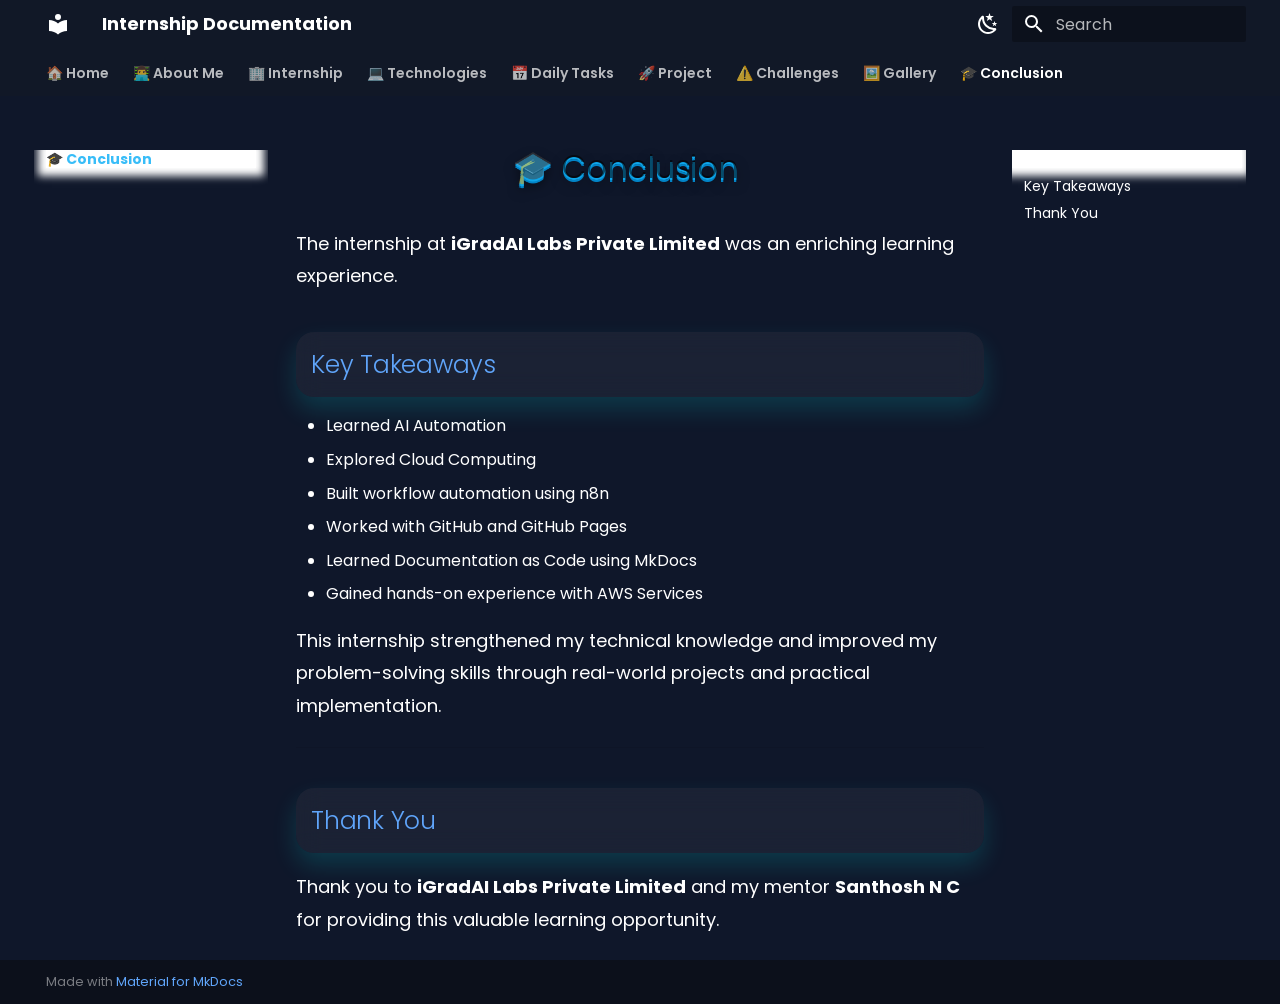
<file: conclusion/index.html>
<!doctype html>
<html lang="en" class="no-js">
  <head>
    
      <meta charset="utf-8">
      <meta name="viewport" content="width=device-width,initial-scale=1">
      
      
      
        <link rel="canonical" href="https://YOUR_GITHUB_USERNAME.github.io/InternshipDocumentation/conclusion/">
      
      
        <link rel="prev" href="../gallery/">
      
      
      
        
      
      
      <link rel="icon" href="../assets/images/favicon.png">
      <meta name="generator" content="mkdocs-1.6.1, mkdocs-material-9.7.6">
    
    
      
        <title>🎓 Conclusion - Internship Documentation</title>
      
    
    
      <link rel="stylesheet" href="../assets/stylesheets/main.484c7ddc.min.css">
      
        
        <link rel="stylesheet" href="../assets/stylesheets/palette.ab4e12ef.min.css">
      
      


    
    
      
    
    
      
        
        
        <link rel="preconnect" href="https://fonts.gstatic.com" crossorigin>
        <link rel="stylesheet" href="https://fonts.googleapis.com/css?family=Poppins:300,300i,400,400i,700,700i%7CJetBrains+Mono:400,400i,700,700i&display=fallback">
        <style>:root{--md-text-font:"Poppins";--md-code-font:"JetBrains Mono"}</style>
      
    
    
      <link rel="stylesheet" href="../assets/stylesheets/extra.css">
    
    <script>__md_scope=new URL("..",location),__md_hash=e=>[...e].reduce(((e,_)=>(e<<5)-e+_.charCodeAt(0)),0),__md_get=(e,_=localStorage,t=__md_scope)=>JSON.parse(_.getItem(t.pathname+"."+e)),__md_set=(e,_,t=localStorage,a=__md_scope)=>{try{t.setItem(a.pathname+"."+e,JSON.stringify(_))}catch(e){}}</script>
    
      

    
    
  </head>
  
  
    
    
      
    
    
    
    
    <body dir="ltr" data-md-color-scheme="default" data-md-color-primary="indigo" data-md-color-accent="blue">
  
    
    <input class="md-toggle" data-md-toggle="drawer" type="checkbox" id="__drawer" autocomplete="off">
    <input class="md-toggle" data-md-toggle="search" type="checkbox" id="__search" autocomplete="off">
    <label class="md-overlay" for="__drawer"></label>
    <div data-md-component="skip">
      
        
        <a href="#conclusion" class="md-skip">
          Skip to content
        </a>
      
    </div>
    <div data-md-component="announce">
      
    </div>
    
    
      

<header class="md-header" data-md-component="header">
  <nav class="md-header__inner md-grid" aria-label="Header">
    <a href=".." title="Internship Documentation" class="md-header__button md-logo" aria-label="Internship Documentation" data-md-component="logo">
      
  
  <svg xmlns="http://www.w3.org/2000/svg" viewBox="0 0 24 24"><path d="M12 8a3 3 0 0 0 3-3 3 3 0 0 0-3-3 3 3 0 0 0-3 3 3 3 0 0 0 3 3m0 3.54C9.64 9.35 6.5 8 3 8v11c3.5 0 6.64 1.35 9 3.54 2.36-2.19 5.5-3.54 9-3.54V8c-3.5 0-6.64 1.35-9 3.54"/></svg>

    </a>
    <label class="md-header__button md-icon" for="__drawer">
      
      <svg xmlns="http://www.w3.org/2000/svg" viewBox="0 0 24 24"><path d="M3 6h18v2H3zm0 5h18v2H3zm0 5h18v2H3z"/></svg>
    </label>
    <div class="md-header__title" data-md-component="header-title">
      <div class="md-header__ellipsis">
        <div class="md-header__topic">
          <span class="md-ellipsis">
            Internship Documentation
          </span>
        </div>
        <div class="md-header__topic" data-md-component="header-topic">
          <span class="md-ellipsis">
            
              🎓 Conclusion
            
          </span>
        </div>
      </div>
    </div>
    
      
        <form class="md-header__option" data-md-component="palette">
  
    
    
    
    <input class="md-option" data-md-color-media="" data-md-color-scheme="default" data-md-color-primary="indigo" data-md-color-accent="blue"  aria-label="Dark mode"  type="radio" name="__palette" id="__palette_0">
    
      <label class="md-header__button md-icon" title="Dark mode" for="__palette_1" hidden>
        <svg xmlns="http://www.w3.org/2000/svg" viewBox="0 0 24 24"><path d="m17.75 4.09-2.53 1.94.91 3.06-2.63-1.81-2.63 1.81.91-3.06-2.53-1.94L12.44 4l1.06-3 1.06 3zm3.5 6.91-1.64 1.25.59 1.98-1.7-1.17-1.7 1.17.59-1.98L15.75 11l2.06-.05L18.5 9l.69 1.95zm-2.28 4.95c.83-.08 1.72 1.1 1.19 1.85-.32.45-.66.87-1.08 1.27C15.17 23 8.84 23 4.94 19.07c-3.91-3.9-3.91-10.24 0-14.14.4-.4.82-.76 1.27-1.08.75-.53 1.93.36 1.85 1.19-.27 2.86.69 5.83 2.89 8.02a9.96 9.96 0 0 0 8.02 2.89m-1.64 2.02a12.08 12.08 0 0 1-7.8-3.47c-2.17-2.19-3.33-5-3.49-7.82-2.81 3.14-2.7 7.96.31 10.98 3.02 3.01 7.84 3.12 10.98.31"/></svg>
      </label>
    
  
    
    
    
    <input class="md-option" data-md-color-media="" data-md-color-scheme="slate" data-md-color-primary="indigo" data-md-color-accent="blue"  aria-label="Light mode"  type="radio" name="__palette" id="__palette_1">
    
      <label class="md-header__button md-icon" title="Light mode" for="__palette_0" hidden>
        <svg xmlns="http://www.w3.org/2000/svg" viewBox="0 0 24 24"><path d="M12 7a5 5 0 0 1 5 5 5 5 0 0 1-5 5 5 5 0 0 1-5-5 5 5 0 0 1 5-5m0 2a3 3 0 0 0-3 3 3 3 0 0 0 3 3 3 3 0 0 0 3-3 3 3 0 0 0-3-3m0-7 2.39 3.42C13.65 5.15 12.84 5 12 5s-1.65.15-2.39.42zM3.34 7l4.16-.35A7.2 7.2 0 0 0 5.94 8.5c-.44.74-.69 1.5-.83 2.29zm.02 10 1.76-3.77a7.131 7.131 0 0 0 2.38 4.14zM20.65 7l-1.77 3.79a7.02 7.02 0 0 0-2.38-4.15zm-.01 10-4.14.36c.59-.51 1.12-1.14 1.54-1.86.42-.73.69-1.5.83-2.29zM12 22l-2.41-3.44c.74.27 1.55.44 2.41.44.82 0 1.63-.17 2.37-.44z"/></svg>
      </label>
    
  
</form>
      
    
    
      <script>var palette=__md_get("__palette");if(palette&&palette.color){if("(prefers-color-scheme)"===palette.color.media){var media=matchMedia("(prefers-color-scheme: light)"),input=document.querySelector(media.matches?"[data-md-color-media='(prefers-color-scheme: light)']":"[data-md-color-media='(prefers-color-scheme: dark)']");palette.color.media=input.getAttribute("data-md-color-media"),palette.color.scheme=input.getAttribute("data-md-color-scheme"),palette.color.primary=input.getAttribute("data-md-color-primary"),palette.color.accent=input.getAttribute("data-md-color-accent")}for(var[key,value]of Object.entries(palette.color))document.body.setAttribute("data-md-color-"+key,value)}</script>
    
    
    
      
      
        <label class="md-header__button md-icon" for="__search">
          
          <svg xmlns="http://www.w3.org/2000/svg" viewBox="0 0 24 24"><path d="M9.5 3A6.5 6.5 0 0 1 16 9.5c0 1.61-.59 3.09-1.56 4.23l.27.27h.79l5 5-1.5 1.5-5-5v-.79l-.27-.27A6.52 6.52 0 0 1 9.5 16 6.5 6.5 0 0 1 3 9.5 6.5 6.5 0 0 1 9.5 3m0 2C7 5 5 7 5 9.5S7 14 9.5 14 14 12 14 9.5 12 5 9.5 5"/></svg>
        </label>
        <div class="md-search" data-md-component="search" role="dialog">
  <label class="md-search__overlay" for="__search"></label>
  <div class="md-search__inner" role="search">
    <form class="md-search__form" name="search">
      <input type="text" class="md-search__input" name="query" aria-label="Search" placeholder="Search" autocapitalize="off" autocorrect="off" autocomplete="off" spellcheck="false" data-md-component="search-query" required>
      <label class="md-search__icon md-icon" for="__search">
        
        <svg xmlns="http://www.w3.org/2000/svg" viewBox="0 0 24 24"><path d="M9.5 3A6.5 6.5 0 0 1 16 9.5c0 1.61-.59 3.09-1.56 4.23l.27.27h.79l5 5-1.5 1.5-5-5v-.79l-.27-.27A6.52 6.52 0 0 1 9.5 16 6.5 6.5 0 0 1 3 9.5 6.5 6.5 0 0 1 9.5 3m0 2C7 5 5 7 5 9.5S7 14 9.5 14 14 12 14 9.5 12 5 9.5 5"/></svg>
        
        <svg xmlns="http://www.w3.org/2000/svg" viewBox="0 0 24 24"><path d="M20 11v2H8l5.5 5.5-1.42 1.42L4.16 12l7.92-7.92L13.5 5.5 8 11z"/></svg>
      </label>
      <nav class="md-search__options" aria-label="Search">
        
        <button type="reset" class="md-search__icon md-icon" title="Clear" aria-label="Clear" tabindex="-1">
          
          <svg xmlns="http://www.w3.org/2000/svg" viewBox="0 0 24 24"><path d="M19 6.41 17.59 5 12 10.59 6.41 5 5 6.41 10.59 12 5 17.59 6.41 19 12 13.41 17.59 19 19 17.59 13.41 12z"/></svg>
        </button>
      </nav>
      
    </form>
    <div class="md-search__output">
      <div class="md-search__scrollwrap" tabindex="0" data-md-scrollfix>
        <div class="md-search-result" data-md-component="search-result">
          <div class="md-search-result__meta">
            Initializing search
          </div>
          <ol class="md-search-result__list" role="presentation"></ol>
        </div>
      </div>
    </div>
  </div>
</div>
      
    
    
  </nav>
  
</header>
    
    <div class="md-container" data-md-component="container">
      
      
        
          
            
<nav class="md-tabs" aria-label="Tabs" data-md-component="tabs">
  <div class="md-grid">
    <ul class="md-tabs__list">
      
        
  
  
  
  
    <li class="md-tabs__item">
      <a href=".." class="md-tabs__link">
        
  
  
    
  
  🏠 Home

      </a>
    </li>
  

      
        
  
  
  
  
    <li class="md-tabs__item">
      <a href="../about/" class="md-tabs__link">
        
  
  
    
  
  👨‍💻 About Me

      </a>
    </li>
  

      
        
  
  
  
  
    <li class="md-tabs__item">
      <a href="../internship/" class="md-tabs__link">
        
  
  
    
  
  🏢 Internship

      </a>
    </li>
  

      
        
  
  
  
  
    <li class="md-tabs__item">
      <a href="../technologies/" class="md-tabs__link">
        
  
  
    
  
  💻 Technologies

      </a>
    </li>
  

      
        
  
  
  
  
    <li class="md-tabs__item">
      <a href="../tasks/" class="md-tabs__link">
        
  
  
    
  
  📅 Daily Tasks

      </a>
    </li>
  

      
        
  
  
  
  
    <li class="md-tabs__item">
      <a href="../project/" class="md-tabs__link">
        
  
  
    
  
  🚀 Project

      </a>
    </li>
  

      
        
  
  
  
  
    <li class="md-tabs__item">
      <a href="../challenges/" class="md-tabs__link">
        
  
  
    
  
  ⚠️ Challenges

      </a>
    </li>
  

      
        
  
  
  
  
    <li class="md-tabs__item">
      <a href="../gallery/" class="md-tabs__link">
        
  
  
    
  
  🖼️ Gallery

      </a>
    </li>
  

      
        
  
  
  
    
  
  
    <li class="md-tabs__item md-tabs__item--active">
      <a href="./" class="md-tabs__link">
        
  
  
    
  
  🎓 Conclusion

      </a>
    </li>
  

      
    </ul>
  </div>
</nav>
          
        
      
      <main class="md-main" data-md-component="main">
        <div class="md-main__inner md-grid">
          
            
              
              <div class="md-sidebar md-sidebar--primary" data-md-component="sidebar" data-md-type="navigation" >
                <div class="md-sidebar__scrollwrap">
                  <div class="md-sidebar__inner">
                    


  


<nav class="md-nav md-nav--primary md-nav--lifted" aria-label="Navigation" data-md-level="0">
  <label class="md-nav__title" for="__drawer">
    <a href=".." title="Internship Documentation" class="md-nav__button md-logo" aria-label="Internship Documentation" data-md-component="logo">
      
  
  <svg xmlns="http://www.w3.org/2000/svg" viewBox="0 0 24 24"><path d="M12 8a3 3 0 0 0 3-3 3 3 0 0 0-3-3 3 3 0 0 0-3 3 3 3 0 0 0 3 3m0 3.54C9.64 9.35 6.5 8 3 8v11c3.5 0 6.64 1.35 9 3.54 2.36-2.19 5.5-3.54 9-3.54V8c-3.5 0-6.64 1.35-9 3.54"/></svg>

    </a>
    Internship Documentation
  </label>
  
  <ul class="md-nav__list" data-md-scrollfix>
    
      
      
  
  
  
  
    <li class="md-nav__item">
      <a href=".." class="md-nav__link">
        
  
  
  <span class="md-ellipsis">
    
  
    🏠 Home
  

    
  </span>
  
  

      </a>
    </li>
  

    
      
      
  
  
  
  
    <li class="md-nav__item">
      <a href="../about/" class="md-nav__link">
        
  
  
  <span class="md-ellipsis">
    
  
    👨‍💻 About Me
  

    
  </span>
  
  

      </a>
    </li>
  

    
      
      
  
  
  
  
    <li class="md-nav__item">
      <a href="../internship/" class="md-nav__link">
        
  
  
  <span class="md-ellipsis">
    
  
    🏢 Internship
  

    
  </span>
  
  

      </a>
    </li>
  

    
      
      
  
  
  
  
    <li class="md-nav__item">
      <a href="../technologies/" class="md-nav__link">
        
  
  
  <span class="md-ellipsis">
    
  
    💻 Technologies
  

    
  </span>
  
  

      </a>
    </li>
  

    
      
      
  
  
  
  
    <li class="md-nav__item">
      <a href="../tasks/" class="md-nav__link">
        
  
  
  <span class="md-ellipsis">
    
  
    📅 Daily Tasks
  

    
  </span>
  
  

      </a>
    </li>
  

    
      
      
  
  
  
  
    <li class="md-nav__item">
      <a href="../project/" class="md-nav__link">
        
  
  
  <span class="md-ellipsis">
    
  
    🚀 Project
  

    
  </span>
  
  

      </a>
    </li>
  

    
      
      
  
  
  
  
    <li class="md-nav__item">
      <a href="../challenges/" class="md-nav__link">
        
  
  
  <span class="md-ellipsis">
    
  
    ⚠️ Challenges
  

    
  </span>
  
  

      </a>
    </li>
  

    
      
      
  
  
  
  
    <li class="md-nav__item">
      <a href="../gallery/" class="md-nav__link">
        
  
  
  <span class="md-ellipsis">
    
  
    🖼️ Gallery
  

    
  </span>
  
  

      </a>
    </li>
  

    
      
      
  
  
    
  
  
  
    <li class="md-nav__item md-nav__item--active">
      
      <input class="md-nav__toggle md-toggle" type="checkbox" id="__toc">
      
      
        
      
      
        <label class="md-nav__link md-nav__link--active" for="__toc">
          
  
  
  <span class="md-ellipsis">
    
  
    🎓 Conclusion
  

    
  </span>
  
  

          <span class="md-nav__icon md-icon"></span>
        </label>
      
      <a href="./" class="md-nav__link md-nav__link--active">
        
  
  
  <span class="md-ellipsis">
    
  
    🎓 Conclusion
  

    
  </span>
  
  

      </a>
      
        

<nav class="md-nav md-nav--secondary" aria-label="Table of contents">
  
  
  
    
  
  
    <label class="md-nav__title" for="__toc">
      <span class="md-nav__icon md-icon"></span>
      Table of contents
    </label>
    <ul class="md-nav__list" data-md-component="toc" data-md-scrollfix>
      
        <li class="md-nav__item">
  <a href="#key-takeaways" class="md-nav__link">
    <span class="md-ellipsis">
      
        Key Takeaways
      
    </span>
  </a>
  
</li>
      
        <li class="md-nav__item">
  <a href="#thank-you" class="md-nav__link">
    <span class="md-ellipsis">
      
        Thank You
      
    </span>
  </a>
  
</li>
      
    </ul>
  
</nav>
      
    </li>
  

    
  </ul>
</nav>
                  </div>
                </div>
              </div>
            
            
              
              <div class="md-sidebar md-sidebar--secondary" data-md-component="sidebar" data-md-type="toc" >
                <div class="md-sidebar__scrollwrap">
                  <div class="md-sidebar__inner">
                    

<nav class="md-nav md-nav--secondary" aria-label="Table of contents">
  
  
  
    
  
  
    <label class="md-nav__title" for="__toc">
      <span class="md-nav__icon md-icon"></span>
      Table of contents
    </label>
    <ul class="md-nav__list" data-md-component="toc" data-md-scrollfix>
      
        <li class="md-nav__item">
  <a href="#key-takeaways" class="md-nav__link">
    <span class="md-ellipsis">
      
        Key Takeaways
      
    </span>
  </a>
  
</li>
      
        <li class="md-nav__item">
  <a href="#thank-you" class="md-nav__link">
    <span class="md-ellipsis">
      
        Thank You
      
    </span>
  </a>
  
</li>
      
    </ul>
  
</nav>
                  </div>
                </div>
              </div>
            
          
          
            <div class="md-content" data-md-component="content">
              
              <article class="md-content__inner md-typeset">
                
                  



<h1 id="conclusion">🎓 Conclusion<a class="headerlink" href="#conclusion" title="Permanent link">&para;</a></h1>
<p>The internship at <strong>iGradAI Labs Private Limited</strong> was an enriching learning experience.</p>
<h2 id="key-takeaways">Key Takeaways<a class="headerlink" href="#key-takeaways" title="Permanent link">&para;</a></h2>
<ul>
<li>Learned AI Automation</li>
<li>Explored Cloud Computing</li>
<li>Built workflow automation using n8n</li>
<li>Worked with GitHub and GitHub Pages</li>
<li>Learned Documentation as Code using MkDocs</li>
<li>Gained hands-on experience with AWS Services</li>
</ul>
<p>This internship strengthened my technical knowledge and improved my problem-solving skills through real-world projects and practical implementation.</p>
<hr />
<h2 id="thank-you">Thank You<a class="headerlink" href="#thank-you" title="Permanent link">&para;</a></h2>
<p>Thank you to <strong>iGradAI Labs Private Limited</strong> and my mentor <strong>Santhosh N C</strong> for providing this valuable learning opportunity.</p>












                
              </article>
            </div>
          
          
<script>var target=document.getElementById(location.hash.slice(1));target&&target.name&&(target.checked=target.name.startsWith("__tabbed_"))</script>
        </div>
        
          <button type="button" class="md-top md-icon" data-md-component="top" hidden>
  
  <svg xmlns="http://www.w3.org/2000/svg" viewBox="0 0 24 24"><path d="M13 20h-2V8l-5.5 5.5-1.42-1.42L12 4.16l7.92 7.92-1.42 1.42L13 8z"/></svg>
  Back to top
</button>
        
      </main>
      
        <footer class="md-footer">
  
  <div class="md-footer-meta md-typeset">
    <div class="md-footer-meta__inner md-grid">
      <div class="md-copyright">
  
  
    Made with
    <a href="https://squidfunk.github.io/mkdocs-material/" target="_blank" rel="noopener">
      Material for MkDocs
    </a>
  
</div>
      
    </div>
  </div>
</footer>
      
    </div>
    <div class="md-dialog" data-md-component="dialog">
      <div class="md-dialog__inner md-typeset"></div>
    </div>
    
    
    
      
      
      <script id="__config" type="application/json">{"annotate": null, "base": "..", "features": ["navigation.tabs", "navigation.sections", "navigation.expand", "navigation.top", "search.highlight", "content.code.copy"], "search": "../assets/javascripts/workers/search.2c215733.min.js", "tags": null, "translations": {"clipboard.copied": "Copied to clipboard", "clipboard.copy": "Copy to clipboard", "search.result.more.one": "1 more on this page", "search.result.more.other": "# more on this page", "search.result.none": "No matching documents", "search.result.one": "1 matching document", "search.result.other": "# matching documents", "search.result.placeholder": "Type to start searching", "search.result.term.missing": "Missing", "select.version": "Select version"}, "version": null}</script>
    
    
      <script src="../assets/javascripts/bundle.79ae519e.min.js"></script>
      
    
  </body>
</html>
</file>
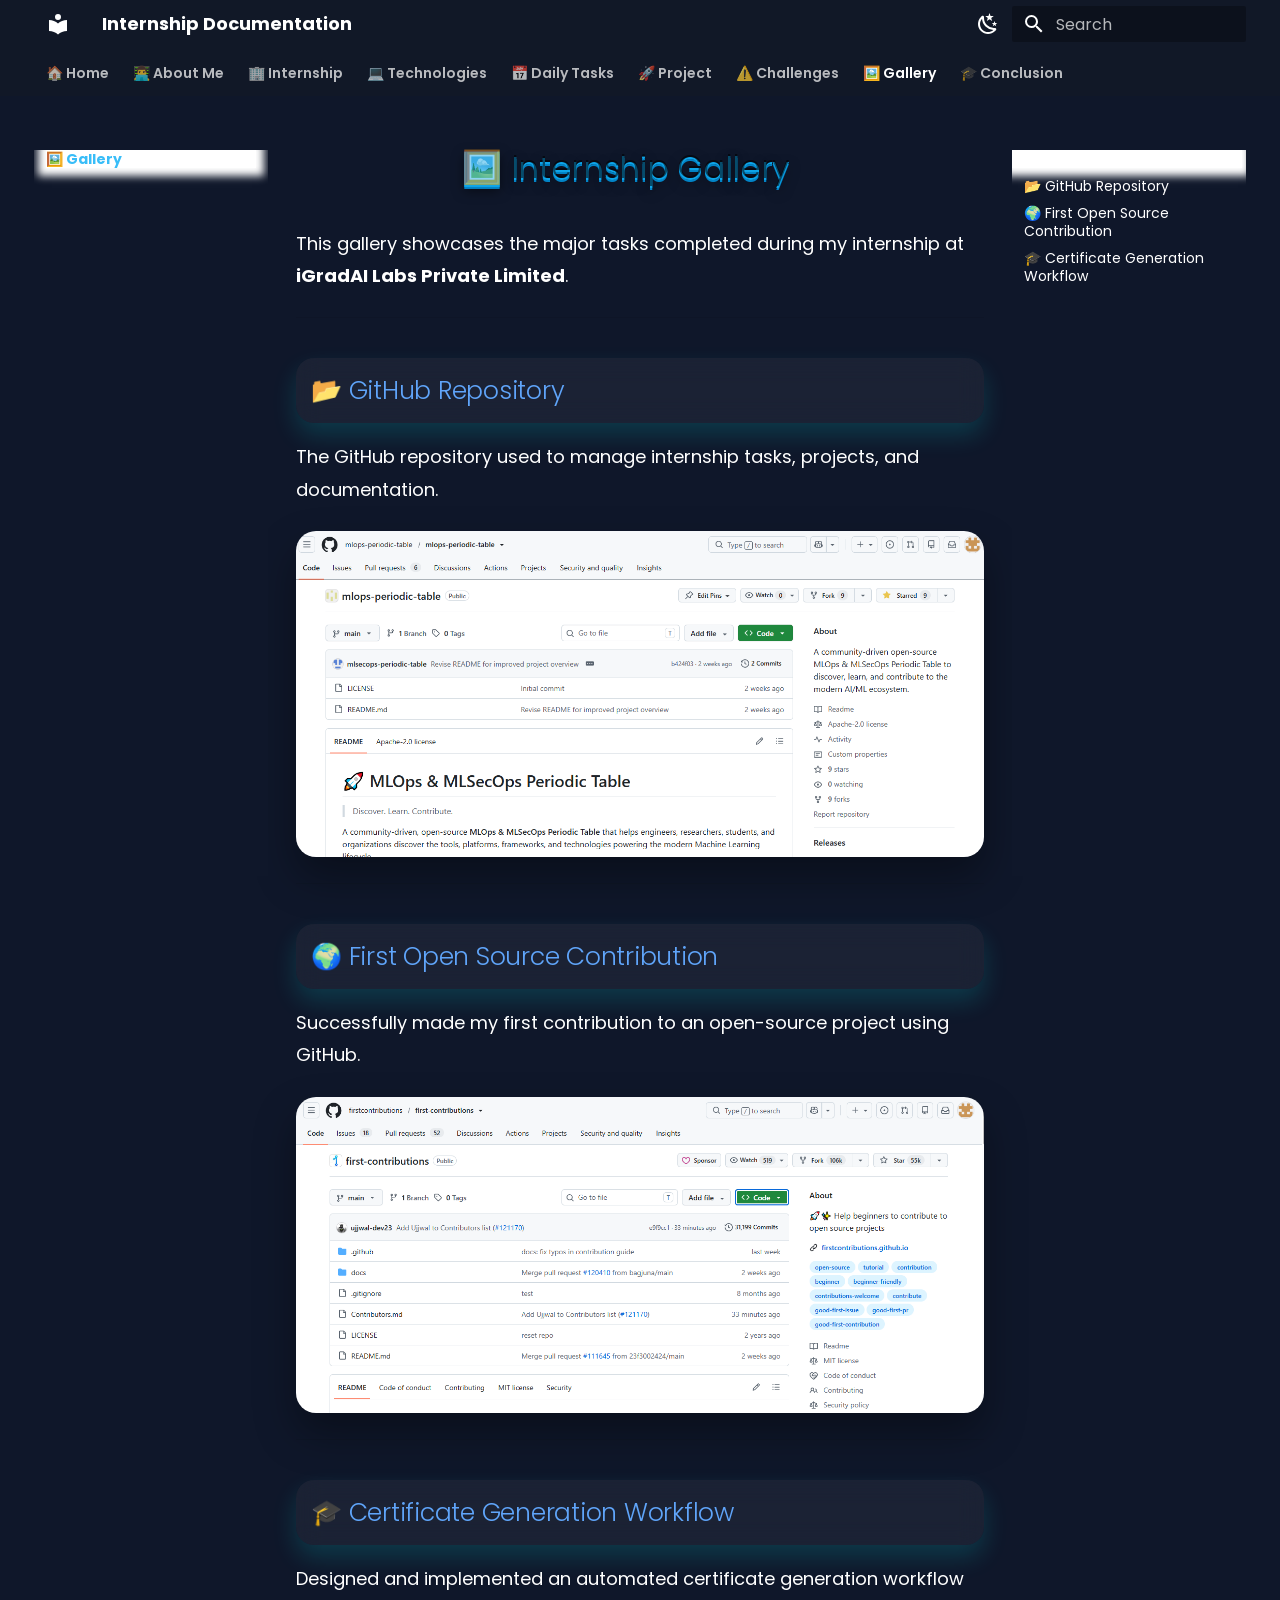
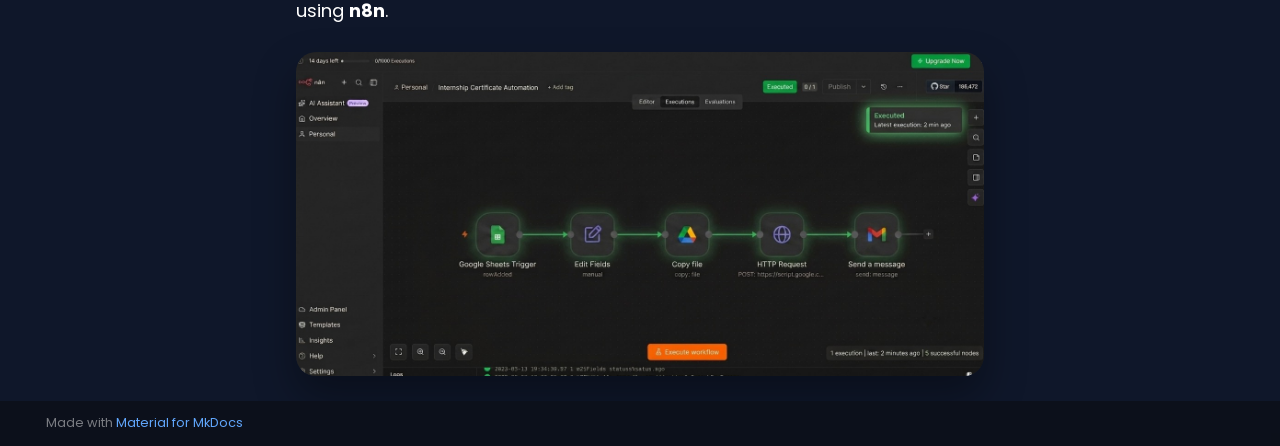
<file: gallery/index.html>
<!doctype html>
<html lang="en" class="no-js">
  <head>
    
      <meta charset="utf-8">
      <meta name="viewport" content="width=device-width,initial-scale=1">
      
      
      
        <link rel="canonical" href="https://YOUR_GITHUB_USERNAME.github.io/InternshipDocumentation/gallery/">
      
      
        <link rel="prev" href="../challenges/">
      
      
        <link rel="next" href="../conclusion/">
      
      
        
      
      
      <link rel="icon" href="../assets/images/favicon.png">
      <meta name="generator" content="mkdocs-1.6.1, mkdocs-material-9.7.6">
    
    
      
        <title>🖼️ Gallery - Internship Documentation</title>
      
    
    
      <link rel="stylesheet" href="../assets/stylesheets/main.484c7ddc.min.css">
      
        
        <link rel="stylesheet" href="../assets/stylesheets/palette.ab4e12ef.min.css">
      
      


    
    
      
    
    
      
        
        
        <link rel="preconnect" href="https://fonts.gstatic.com" crossorigin>
        <link rel="stylesheet" href="https://fonts.googleapis.com/css?family=Poppins:300,300i,400,400i,700,700i%7CJetBrains+Mono:400,400i,700,700i&display=fallback">
        <style>:root{--md-text-font:"Poppins";--md-code-font:"JetBrains Mono"}</style>
      
    
    
      <link rel="stylesheet" href="../assets/stylesheets/extra.css">
    
    <script>__md_scope=new URL("..",location),__md_hash=e=>[...e].reduce(((e,_)=>(e<<5)-e+_.charCodeAt(0)),0),__md_get=(e,_=localStorage,t=__md_scope)=>JSON.parse(_.getItem(t.pathname+"."+e)),__md_set=(e,_,t=localStorage,a=__md_scope)=>{try{t.setItem(a.pathname+"."+e,JSON.stringify(_))}catch(e){}}</script>
    
      

    
    
  </head>
  
  
    
    
      
    
    
    
    
    <body dir="ltr" data-md-color-scheme="default" data-md-color-primary="indigo" data-md-color-accent="blue">
  
    
    <input class="md-toggle" data-md-toggle="drawer" type="checkbox" id="__drawer" autocomplete="off">
    <input class="md-toggle" data-md-toggle="search" type="checkbox" id="__search" autocomplete="off">
    <label class="md-overlay" for="__drawer"></label>
    <div data-md-component="skip">
      
        
        <a href="#internship-gallery" class="md-skip">
          Skip to content
        </a>
      
    </div>
    <div data-md-component="announce">
      
    </div>
    
    
      

<header class="md-header" data-md-component="header">
  <nav class="md-header__inner md-grid" aria-label="Header">
    <a href=".." title="Internship Documentation" class="md-header__button md-logo" aria-label="Internship Documentation" data-md-component="logo">
      
  
  <svg xmlns="http://www.w3.org/2000/svg" viewBox="0 0 24 24"><path d="M12 8a3 3 0 0 0 3-3 3 3 0 0 0-3-3 3 3 0 0 0-3 3 3 3 0 0 0 3 3m0 3.54C9.64 9.35 6.5 8 3 8v11c3.5 0 6.64 1.35 9 3.54 2.36-2.19 5.5-3.54 9-3.54V8c-3.5 0-6.64 1.35-9 3.54"/></svg>

    </a>
    <label class="md-header__button md-icon" for="__drawer">
      
      <svg xmlns="http://www.w3.org/2000/svg" viewBox="0 0 24 24"><path d="M3 6h18v2H3zm0 5h18v2H3zm0 5h18v2H3z"/></svg>
    </label>
    <div class="md-header__title" data-md-component="header-title">
      <div class="md-header__ellipsis">
        <div class="md-header__topic">
          <span class="md-ellipsis">
            Internship Documentation
          </span>
        </div>
        <div class="md-header__topic" data-md-component="header-topic">
          <span class="md-ellipsis">
            
              🖼️ Gallery
            
          </span>
        </div>
      </div>
    </div>
    
      
        <form class="md-header__option" data-md-component="palette">
  
    
    
    
    <input class="md-option" data-md-color-media="" data-md-color-scheme="default" data-md-color-primary="indigo" data-md-color-accent="blue"  aria-label="Dark mode"  type="radio" name="__palette" id="__palette_0">
    
      <label class="md-header__button md-icon" title="Dark mode" for="__palette_1" hidden>
        <svg xmlns="http://www.w3.org/2000/svg" viewBox="0 0 24 24"><path d="m17.75 4.09-2.53 1.94.91 3.06-2.63-1.81-2.63 1.81.91-3.06-2.53-1.94L12.44 4l1.06-3 1.06 3zm3.5 6.91-1.64 1.25.59 1.98-1.7-1.17-1.7 1.17.59-1.98L15.75 11l2.06-.05L18.5 9l.69 1.95zm-2.28 4.95c.83-.08 1.72 1.1 1.19 1.85-.32.45-.66.87-1.08 1.27C15.17 23 8.84 23 4.94 19.07c-3.91-3.9-3.91-10.24 0-14.14.4-.4.82-.76 1.27-1.08.75-.53 1.93.36 1.85 1.19-.27 2.86.69 5.83 2.89 8.02a9.96 9.96 0 0 0 8.02 2.89m-1.64 2.02a12.08 12.08 0 0 1-7.8-3.47c-2.17-2.19-3.33-5-3.49-7.82-2.81 3.14-2.7 7.96.31 10.98 3.02 3.01 7.84 3.12 10.98.31"/></svg>
      </label>
    
  
    
    
    
    <input class="md-option" data-md-color-media="" data-md-color-scheme="slate" data-md-color-primary="indigo" data-md-color-accent="blue"  aria-label="Light mode"  type="radio" name="__palette" id="__palette_1">
    
      <label class="md-header__button md-icon" title="Light mode" for="__palette_0" hidden>
        <svg xmlns="http://www.w3.org/2000/svg" viewBox="0 0 24 24"><path d="M12 7a5 5 0 0 1 5 5 5 5 0 0 1-5 5 5 5 0 0 1-5-5 5 5 0 0 1 5-5m0 2a3 3 0 0 0-3 3 3 3 0 0 0 3 3 3 3 0 0 0 3-3 3 3 0 0 0-3-3m0-7 2.39 3.42C13.65 5.15 12.84 5 12 5s-1.65.15-2.39.42zM3.34 7l4.16-.35A7.2 7.2 0 0 0 5.94 8.5c-.44.74-.69 1.5-.83 2.29zm.02 10 1.76-3.77a7.131 7.131 0 0 0 2.38 4.14zM20.65 7l-1.77 3.79a7.02 7.02 0 0 0-2.38-4.15zm-.01 10-4.14.36c.59-.51 1.12-1.14 1.54-1.86.42-.73.69-1.5.83-2.29zM12 22l-2.41-3.44c.74.27 1.55.44 2.41.44.82 0 1.63-.17 2.37-.44z"/></svg>
      </label>
    
  
</form>
      
    
    
      <script>var palette=__md_get("__palette");if(palette&&palette.color){if("(prefers-color-scheme)"===palette.color.media){var media=matchMedia("(prefers-color-scheme: light)"),input=document.querySelector(media.matches?"[data-md-color-media='(prefers-color-scheme: light)']":"[data-md-color-media='(prefers-color-scheme: dark)']");palette.color.media=input.getAttribute("data-md-color-media"),palette.color.scheme=input.getAttribute("data-md-color-scheme"),palette.color.primary=input.getAttribute("data-md-color-primary"),palette.color.accent=input.getAttribute("data-md-color-accent")}for(var[key,value]of Object.entries(palette.color))document.body.setAttribute("data-md-color-"+key,value)}</script>
    
    
    
      
      
        <label class="md-header__button md-icon" for="__search">
          
          <svg xmlns="http://www.w3.org/2000/svg" viewBox="0 0 24 24"><path d="M9.5 3A6.5 6.5 0 0 1 16 9.5c0 1.61-.59 3.09-1.56 4.23l.27.27h.79l5 5-1.5 1.5-5-5v-.79l-.27-.27A6.52 6.52 0 0 1 9.5 16 6.5 6.5 0 0 1 3 9.5 6.5 6.5 0 0 1 9.5 3m0 2C7 5 5 7 5 9.5S7 14 9.5 14 14 12 14 9.5 12 5 9.5 5"/></svg>
        </label>
        <div class="md-search" data-md-component="search" role="dialog">
  <label class="md-search__overlay" for="__search"></label>
  <div class="md-search__inner" role="search">
    <form class="md-search__form" name="search">
      <input type="text" class="md-search__input" name="query" aria-label="Search" placeholder="Search" autocapitalize="off" autocorrect="off" autocomplete="off" spellcheck="false" data-md-component="search-query" required>
      <label class="md-search__icon md-icon" for="__search">
        
        <svg xmlns="http://www.w3.org/2000/svg" viewBox="0 0 24 24"><path d="M9.5 3A6.5 6.5 0 0 1 16 9.5c0 1.61-.59 3.09-1.56 4.23l.27.27h.79l5 5-1.5 1.5-5-5v-.79l-.27-.27A6.52 6.52 0 0 1 9.5 16 6.5 6.5 0 0 1 3 9.5 6.5 6.5 0 0 1 9.5 3m0 2C7 5 5 7 5 9.5S7 14 9.5 14 14 12 14 9.5 12 5 9.5 5"/></svg>
        
        <svg xmlns="http://www.w3.org/2000/svg" viewBox="0 0 24 24"><path d="M20 11v2H8l5.5 5.5-1.42 1.42L4.16 12l7.92-7.92L13.5 5.5 8 11z"/></svg>
      </label>
      <nav class="md-search__options" aria-label="Search">
        
        <button type="reset" class="md-search__icon md-icon" title="Clear" aria-label="Clear" tabindex="-1">
          
          <svg xmlns="http://www.w3.org/2000/svg" viewBox="0 0 24 24"><path d="M19 6.41 17.59 5 12 10.59 6.41 5 5 6.41 10.59 12 5 17.59 6.41 19 12 13.41 17.59 19 19 17.59 13.41 12z"/></svg>
        </button>
      </nav>
      
    </form>
    <div class="md-search__output">
      <div class="md-search__scrollwrap" tabindex="0" data-md-scrollfix>
        <div class="md-search-result" data-md-component="search-result">
          <div class="md-search-result__meta">
            Initializing search
          </div>
          <ol class="md-search-result__list" role="presentation"></ol>
        </div>
      </div>
    </div>
  </div>
</div>
      
    
    
  </nav>
  
</header>
    
    <div class="md-container" data-md-component="container">
      
      
        
          
            
<nav class="md-tabs" aria-label="Tabs" data-md-component="tabs">
  <div class="md-grid">
    <ul class="md-tabs__list">
      
        
  
  
  
  
    <li class="md-tabs__item">
      <a href=".." class="md-tabs__link">
        
  
  
    
  
  🏠 Home

      </a>
    </li>
  

      
        
  
  
  
  
    <li class="md-tabs__item">
      <a href="../about/" class="md-tabs__link">
        
  
  
    
  
  👨‍💻 About Me

      </a>
    </li>
  

      
        
  
  
  
  
    <li class="md-tabs__item">
      <a href="../internship/" class="md-tabs__link">
        
  
  
    
  
  🏢 Internship

      </a>
    </li>
  

      
        
  
  
  
  
    <li class="md-tabs__item">
      <a href="../technologies/" class="md-tabs__link">
        
  
  
    
  
  💻 Technologies

      </a>
    </li>
  

      
        
  
  
  
  
    <li class="md-tabs__item">
      <a href="../tasks/" class="md-tabs__link">
        
  
  
    
  
  📅 Daily Tasks

      </a>
    </li>
  

      
        
  
  
  
  
    <li class="md-tabs__item">
      <a href="../project/" class="md-tabs__link">
        
  
  
    
  
  🚀 Project

      </a>
    </li>
  

      
        
  
  
  
  
    <li class="md-tabs__item">
      <a href="../challenges/" class="md-tabs__link">
        
  
  
    
  
  ⚠️ Challenges

      </a>
    </li>
  

      
        
  
  
  
    
  
  
    <li class="md-tabs__item md-tabs__item--active">
      <a href="./" class="md-tabs__link">
        
  
  
    
  
  🖼️ Gallery

      </a>
    </li>
  

      
        
  
  
  
  
    <li class="md-tabs__item">
      <a href="../conclusion/" class="md-tabs__link">
        
  
  
    
  
  🎓 Conclusion

      </a>
    </li>
  

      
    </ul>
  </div>
</nav>
          
        
      
      <main class="md-main" data-md-component="main">
        <div class="md-main__inner md-grid">
          
            
              
              <div class="md-sidebar md-sidebar--primary" data-md-component="sidebar" data-md-type="navigation" >
                <div class="md-sidebar__scrollwrap">
                  <div class="md-sidebar__inner">
                    


  


<nav class="md-nav md-nav--primary md-nav--lifted" aria-label="Navigation" data-md-level="0">
  <label class="md-nav__title" for="__drawer">
    <a href=".." title="Internship Documentation" class="md-nav__button md-logo" aria-label="Internship Documentation" data-md-component="logo">
      
  
  <svg xmlns="http://www.w3.org/2000/svg" viewBox="0 0 24 24"><path d="M12 8a3 3 0 0 0 3-3 3 3 0 0 0-3-3 3 3 0 0 0-3 3 3 3 0 0 0 3 3m0 3.54C9.64 9.35 6.5 8 3 8v11c3.5 0 6.64 1.35 9 3.54 2.36-2.19 5.5-3.54 9-3.54V8c-3.5 0-6.64 1.35-9 3.54"/></svg>

    </a>
    Internship Documentation
  </label>
  
  <ul class="md-nav__list" data-md-scrollfix>
    
      
      
  
  
  
  
    <li class="md-nav__item">
      <a href=".." class="md-nav__link">
        
  
  
  <span class="md-ellipsis">
    
  
    🏠 Home
  

    
  </span>
  
  

      </a>
    </li>
  

    
      
      
  
  
  
  
    <li class="md-nav__item">
      <a href="../about/" class="md-nav__link">
        
  
  
  <span class="md-ellipsis">
    
  
    👨‍💻 About Me
  

    
  </span>
  
  

      </a>
    </li>
  

    
      
      
  
  
  
  
    <li class="md-nav__item">
      <a href="../internship/" class="md-nav__link">
        
  
  
  <span class="md-ellipsis">
    
  
    🏢 Internship
  

    
  </span>
  
  

      </a>
    </li>
  

    
      
      
  
  
  
  
    <li class="md-nav__item">
      <a href="../technologies/" class="md-nav__link">
        
  
  
  <span class="md-ellipsis">
    
  
    💻 Technologies
  

    
  </span>
  
  

      </a>
    </li>
  

    
      
      
  
  
  
  
    <li class="md-nav__item">
      <a href="../tasks/" class="md-nav__link">
        
  
  
  <span class="md-ellipsis">
    
  
    📅 Daily Tasks
  

    
  </span>
  
  

      </a>
    </li>
  

    
      
      
  
  
  
  
    <li class="md-nav__item">
      <a href="../project/" class="md-nav__link">
        
  
  
  <span class="md-ellipsis">
    
  
    🚀 Project
  

    
  </span>
  
  

      </a>
    </li>
  

    
      
      
  
  
  
  
    <li class="md-nav__item">
      <a href="../challenges/" class="md-nav__link">
        
  
  
  <span class="md-ellipsis">
    
  
    ⚠️ Challenges
  

    
  </span>
  
  

      </a>
    </li>
  

    
      
      
  
  
    
  
  
  
    <li class="md-nav__item md-nav__item--active">
      
      <input class="md-nav__toggle md-toggle" type="checkbox" id="__toc">
      
      
        
      
      
        <label class="md-nav__link md-nav__link--active" for="__toc">
          
  
  
  <span class="md-ellipsis">
    
  
    🖼️ Gallery
  

    
  </span>
  
  

          <span class="md-nav__icon md-icon"></span>
        </label>
      
      <a href="./" class="md-nav__link md-nav__link--active">
        
  
  
  <span class="md-ellipsis">
    
  
    🖼️ Gallery
  

    
  </span>
  
  

      </a>
      
        

<nav class="md-nav md-nav--secondary" aria-label="Table of contents">
  
  
  
    
  
  
    <label class="md-nav__title" for="__toc">
      <span class="md-nav__icon md-icon"></span>
      Table of contents
    </label>
    <ul class="md-nav__list" data-md-component="toc" data-md-scrollfix>
      
        <li class="md-nav__item">
  <a href="#github-repository" class="md-nav__link">
    <span class="md-ellipsis">
      
        📂 GitHub Repository
      
    </span>
  </a>
  
</li>
      
        <li class="md-nav__item">
  <a href="#first-open-source-contribution" class="md-nav__link">
    <span class="md-ellipsis">
      
        🌍 First Open Source Contribution
      
    </span>
  </a>
  
</li>
      
        <li class="md-nav__item">
  <a href="#certificate-generation-workflow" class="md-nav__link">
    <span class="md-ellipsis">
      
        🎓 Certificate Generation Workflow
      
    </span>
  </a>
  
</li>
      
    </ul>
  
</nav>
      
    </li>
  

    
      
      
  
  
  
  
    <li class="md-nav__item">
      <a href="../conclusion/" class="md-nav__link">
        
  
  
  <span class="md-ellipsis">
    
  
    🎓 Conclusion
  

    
  </span>
  
  

      </a>
    </li>
  

    
  </ul>
</nav>
                  </div>
                </div>
              </div>
            
            
              
              <div class="md-sidebar md-sidebar--secondary" data-md-component="sidebar" data-md-type="toc" >
                <div class="md-sidebar__scrollwrap">
                  <div class="md-sidebar__inner">
                    

<nav class="md-nav md-nav--secondary" aria-label="Table of contents">
  
  
  
    
  
  
    <label class="md-nav__title" for="__toc">
      <span class="md-nav__icon md-icon"></span>
      Table of contents
    </label>
    <ul class="md-nav__list" data-md-component="toc" data-md-scrollfix>
      
        <li class="md-nav__item">
  <a href="#github-repository" class="md-nav__link">
    <span class="md-ellipsis">
      
        📂 GitHub Repository
      
    </span>
  </a>
  
</li>
      
        <li class="md-nav__item">
  <a href="#first-open-source-contribution" class="md-nav__link">
    <span class="md-ellipsis">
      
        🌍 First Open Source Contribution
      
    </span>
  </a>
  
</li>
      
        <li class="md-nav__item">
  <a href="#certificate-generation-workflow" class="md-nav__link">
    <span class="md-ellipsis">
      
        🎓 Certificate Generation Workflow
      
    </span>
  </a>
  
</li>
      
    </ul>
  
</nav>
                  </div>
                </div>
              </div>
            
          
          
            <div class="md-content" data-md-component="content">
              
              <article class="md-content__inner md-typeset">
                
                  



<h1 id="internship-gallery">🖼️ Internship Gallery<a class="headerlink" href="#internship-gallery" title="Permanent link">&para;</a></h1>
<p>This gallery showcases the major tasks completed during my internship at <strong>iGradAI Labs Private Limited</strong>.</p>
<hr />
<h2 id="github-repository">📂 GitHub Repository<a class="headerlink" href="#github-repository" title="Permanent link">&para;</a></h2>
<p>The GitHub repository used to manage internship tasks, projects, and documentation.</p>
<p><img alt="GitHub Repository" src="../assets/images/github-repo.png" /></p>
<hr />
<h2 id="first-open-source-contribution">🌍 First Open Source Contribution<a class="headerlink" href="#first-open-source-contribution" title="Permanent link">&para;</a></h2>
<p>Successfully made my first contribution to an open-source project using GitHub.</p>
<p><img alt="First Open Source Contribution" src="../assets/images/first-open-source-contribution.png" /></p>
<hr />
<h2 id="certificate-generation-workflow">🎓 Certificate Generation Workflow<a class="headerlink" href="#certificate-generation-workflow" title="Permanent link">&para;</a></h2>
<p>Designed and implemented an automated certificate generation workflow using <strong>n8n</strong>.</p>
<p><img alt="Certificate Generation Workflow" src="../assets/images/certificate-generation.jpeg" /></p>












                
              </article>
            </div>
          
          
<script>var target=document.getElementById(location.hash.slice(1));target&&target.name&&(target.checked=target.name.startsWith("__tabbed_"))</script>
        </div>
        
          <button type="button" class="md-top md-icon" data-md-component="top" hidden>
  
  <svg xmlns="http://www.w3.org/2000/svg" viewBox="0 0 24 24"><path d="M13 20h-2V8l-5.5 5.5-1.42-1.42L12 4.16l7.92 7.92-1.42 1.42L13 8z"/></svg>
  Back to top
</button>
        
      </main>
      
        <footer class="md-footer">
  
  <div class="md-footer-meta md-typeset">
    <div class="md-footer-meta__inner md-grid">
      <div class="md-copyright">
  
  
    Made with
    <a href="https://squidfunk.github.io/mkdocs-material/" target="_blank" rel="noopener">
      Material for MkDocs
    </a>
  
</div>
      
    </div>
  </div>
</footer>
      
    </div>
    <div class="md-dialog" data-md-component="dialog">
      <div class="md-dialog__inner md-typeset"></div>
    </div>
    
    
    
      
      
      <script id="__config" type="application/json">{"annotate": null, "base": "..", "features": ["navigation.tabs", "navigation.sections", "navigation.expand", "navigation.top", "search.highlight", "content.code.copy"], "search": "../assets/javascripts/workers/search.2c215733.min.js", "tags": null, "translations": {"clipboard.copied": "Copied to clipboard", "clipboard.copy": "Copy to clipboard", "search.result.more.one": "1 more on this page", "search.result.more.other": "# more on this page", "search.result.none": "No matching documents", "search.result.one": "1 matching document", "search.result.other": "# matching documents", "search.result.placeholder": "Type to start searching", "search.result.term.missing": "Missing", "select.version": "Select version"}, "version": null}</script>
    
    
      <script src="../assets/javascripts/bundle.79ae519e.min.js"></script>
      
    
  </body>
</html>
</file>
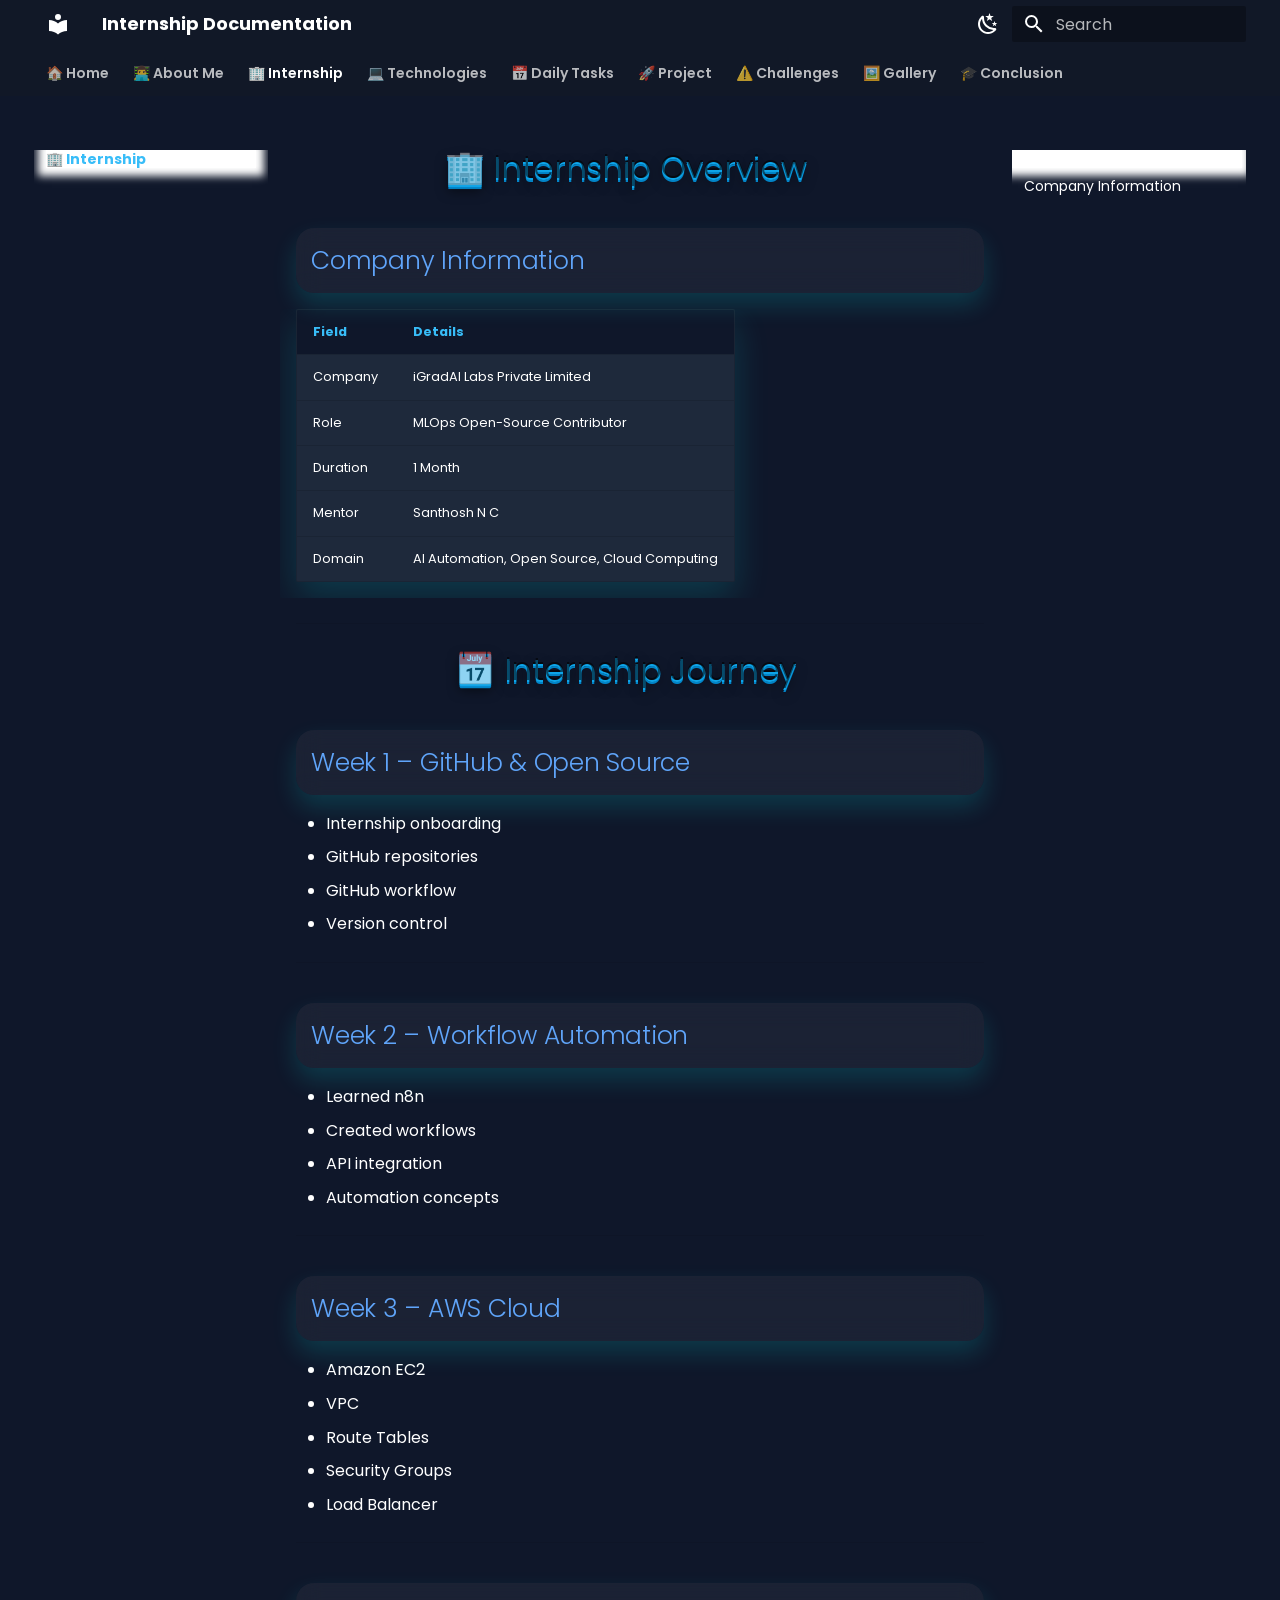
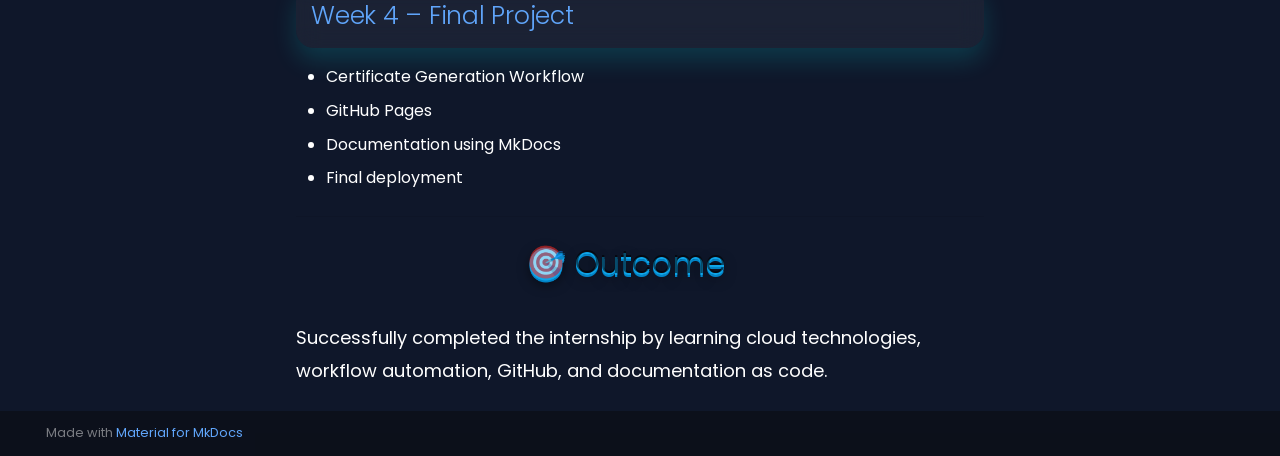
<file: internship/index.html>
<!doctype html>
<html lang="en" class="no-js">
  <head>
    
      <meta charset="utf-8">
      <meta name="viewport" content="width=device-width,initial-scale=1">
      
      
      
        <link rel="canonical" href="https://YOUR_GITHUB_USERNAME.github.io/InternshipDocumentation/internship/">
      
      
        <link rel="prev" href="../about/">
      
      
        <link rel="next" href="../technologies/">
      
      
        
      
      
      <link rel="icon" href="../assets/images/favicon.png">
      <meta name="generator" content="mkdocs-1.6.1, mkdocs-material-9.7.6">
    
    
      
        <title>🏢 Internship - Internship Documentation</title>
      
    
    
      <link rel="stylesheet" href="../assets/stylesheets/main.484c7ddc.min.css">
      
        
        <link rel="stylesheet" href="../assets/stylesheets/palette.ab4e12ef.min.css">
      
      


    
    
      
    
    
      
        
        
        <link rel="preconnect" href="https://fonts.gstatic.com" crossorigin>
        <link rel="stylesheet" href="https://fonts.googleapis.com/css?family=Poppins:300,300i,400,400i,700,700i%7CJetBrains+Mono:400,400i,700,700i&display=fallback">
        <style>:root{--md-text-font:"Poppins";--md-code-font:"JetBrains Mono"}</style>
      
    
    
      <link rel="stylesheet" href="../assets/stylesheets/extra.css">
    
    <script>__md_scope=new URL("..",location),__md_hash=e=>[...e].reduce(((e,_)=>(e<<5)-e+_.charCodeAt(0)),0),__md_get=(e,_=localStorage,t=__md_scope)=>JSON.parse(_.getItem(t.pathname+"."+e)),__md_set=(e,_,t=localStorage,a=__md_scope)=>{try{t.setItem(a.pathname+"."+e,JSON.stringify(_))}catch(e){}}</script>
    
      

    
    
  </head>
  
  
    
    
      
    
    
    
    
    <body dir="ltr" data-md-color-scheme="default" data-md-color-primary="indigo" data-md-color-accent="blue">
  
    
    <input class="md-toggle" data-md-toggle="drawer" type="checkbox" id="__drawer" autocomplete="off">
    <input class="md-toggle" data-md-toggle="search" type="checkbox" id="__search" autocomplete="off">
    <label class="md-overlay" for="__drawer"></label>
    <div data-md-component="skip">
      
        
        <a href="#internship-overview" class="md-skip">
          Skip to content
        </a>
      
    </div>
    <div data-md-component="announce">
      
    </div>
    
    
      

<header class="md-header" data-md-component="header">
  <nav class="md-header__inner md-grid" aria-label="Header">
    <a href=".." title="Internship Documentation" class="md-header__button md-logo" aria-label="Internship Documentation" data-md-component="logo">
      
  
  <svg xmlns="http://www.w3.org/2000/svg" viewBox="0 0 24 24"><path d="M12 8a3 3 0 0 0 3-3 3 3 0 0 0-3-3 3 3 0 0 0-3 3 3 3 0 0 0 3 3m0 3.54C9.64 9.35 6.5 8 3 8v11c3.5 0 6.64 1.35 9 3.54 2.36-2.19 5.5-3.54 9-3.54V8c-3.5 0-6.64 1.35-9 3.54"/></svg>

    </a>
    <label class="md-header__button md-icon" for="__drawer">
      
      <svg xmlns="http://www.w3.org/2000/svg" viewBox="0 0 24 24"><path d="M3 6h18v2H3zm0 5h18v2H3zm0 5h18v2H3z"/></svg>
    </label>
    <div class="md-header__title" data-md-component="header-title">
      <div class="md-header__ellipsis">
        <div class="md-header__topic">
          <span class="md-ellipsis">
            Internship Documentation
          </span>
        </div>
        <div class="md-header__topic" data-md-component="header-topic">
          <span class="md-ellipsis">
            
              🏢 Internship
            
          </span>
        </div>
      </div>
    </div>
    
      
        <form class="md-header__option" data-md-component="palette">
  
    
    
    
    <input class="md-option" data-md-color-media="" data-md-color-scheme="default" data-md-color-primary="indigo" data-md-color-accent="blue"  aria-label="Dark mode"  type="radio" name="__palette" id="__palette_0">
    
      <label class="md-header__button md-icon" title="Dark mode" for="__palette_1" hidden>
        <svg xmlns="http://www.w3.org/2000/svg" viewBox="0 0 24 24"><path d="m17.75 4.09-2.53 1.94.91 3.06-2.63-1.81-2.63 1.81.91-3.06-2.53-1.94L12.44 4l1.06-3 1.06 3zm3.5 6.91-1.64 1.25.59 1.98-1.7-1.17-1.7 1.17.59-1.98L15.75 11l2.06-.05L18.5 9l.69 1.95zm-2.28 4.95c.83-.08 1.72 1.1 1.19 1.85-.32.45-.66.87-1.08 1.27C15.17 23 8.84 23 4.94 19.07c-3.91-3.9-3.91-10.24 0-14.14.4-.4.82-.76 1.27-1.08.75-.53 1.93.36 1.85 1.19-.27 2.86.69 5.83 2.89 8.02a9.96 9.96 0 0 0 8.02 2.89m-1.64 2.02a12.08 12.08 0 0 1-7.8-3.47c-2.17-2.19-3.33-5-3.49-7.82-2.81 3.14-2.7 7.96.31 10.98 3.02 3.01 7.84 3.12 10.98.31"/></svg>
      </label>
    
  
    
    
    
    <input class="md-option" data-md-color-media="" data-md-color-scheme="slate" data-md-color-primary="indigo" data-md-color-accent="blue"  aria-label="Light mode"  type="radio" name="__palette" id="__palette_1">
    
      <label class="md-header__button md-icon" title="Light mode" for="__palette_0" hidden>
        <svg xmlns="http://www.w3.org/2000/svg" viewBox="0 0 24 24"><path d="M12 7a5 5 0 0 1 5 5 5 5 0 0 1-5 5 5 5 0 0 1-5-5 5 5 0 0 1 5-5m0 2a3 3 0 0 0-3 3 3 3 0 0 0 3 3 3 3 0 0 0 3-3 3 3 0 0 0-3-3m0-7 2.39 3.42C13.65 5.15 12.84 5 12 5s-1.65.15-2.39.42zM3.34 7l4.16-.35A7.2 7.2 0 0 0 5.94 8.5c-.44.74-.69 1.5-.83 2.29zm.02 10 1.76-3.77a7.131 7.131 0 0 0 2.38 4.14zM20.65 7l-1.77 3.79a7.02 7.02 0 0 0-2.38-4.15zm-.01 10-4.14.36c.59-.51 1.12-1.14 1.54-1.86.42-.73.69-1.5.83-2.29zM12 22l-2.41-3.44c.74.27 1.55.44 2.41.44.82 0 1.63-.17 2.37-.44z"/></svg>
      </label>
    
  
</form>
      
    
    
      <script>var palette=__md_get("__palette");if(palette&&palette.color){if("(prefers-color-scheme)"===palette.color.media){var media=matchMedia("(prefers-color-scheme: light)"),input=document.querySelector(media.matches?"[data-md-color-media='(prefers-color-scheme: light)']":"[data-md-color-media='(prefers-color-scheme: dark)']");palette.color.media=input.getAttribute("data-md-color-media"),palette.color.scheme=input.getAttribute("data-md-color-scheme"),palette.color.primary=input.getAttribute("data-md-color-primary"),palette.color.accent=input.getAttribute("data-md-color-accent")}for(var[key,value]of Object.entries(palette.color))document.body.setAttribute("data-md-color-"+key,value)}</script>
    
    
    
      
      
        <label class="md-header__button md-icon" for="__search">
          
          <svg xmlns="http://www.w3.org/2000/svg" viewBox="0 0 24 24"><path d="M9.5 3A6.5 6.5 0 0 1 16 9.5c0 1.61-.59 3.09-1.56 4.23l.27.27h.79l5 5-1.5 1.5-5-5v-.79l-.27-.27A6.52 6.52 0 0 1 9.5 16 6.5 6.5 0 0 1 3 9.5 6.5 6.5 0 0 1 9.5 3m0 2C7 5 5 7 5 9.5S7 14 9.5 14 14 12 14 9.5 12 5 9.5 5"/></svg>
        </label>
        <div class="md-search" data-md-component="search" role="dialog">
  <label class="md-search__overlay" for="__search"></label>
  <div class="md-search__inner" role="search">
    <form class="md-search__form" name="search">
      <input type="text" class="md-search__input" name="query" aria-label="Search" placeholder="Search" autocapitalize="off" autocorrect="off" autocomplete="off" spellcheck="false" data-md-component="search-query" required>
      <label class="md-search__icon md-icon" for="__search">
        
        <svg xmlns="http://www.w3.org/2000/svg" viewBox="0 0 24 24"><path d="M9.5 3A6.5 6.5 0 0 1 16 9.5c0 1.61-.59 3.09-1.56 4.23l.27.27h.79l5 5-1.5 1.5-5-5v-.79l-.27-.27A6.52 6.52 0 0 1 9.5 16 6.5 6.5 0 0 1 3 9.5 6.5 6.5 0 0 1 9.5 3m0 2C7 5 5 7 5 9.5S7 14 9.5 14 14 12 14 9.5 12 5 9.5 5"/></svg>
        
        <svg xmlns="http://www.w3.org/2000/svg" viewBox="0 0 24 24"><path d="M20 11v2H8l5.5 5.5-1.42 1.42L4.16 12l7.92-7.92L13.5 5.5 8 11z"/></svg>
      </label>
      <nav class="md-search__options" aria-label="Search">
        
        <button type="reset" class="md-search__icon md-icon" title="Clear" aria-label="Clear" tabindex="-1">
          
          <svg xmlns="http://www.w3.org/2000/svg" viewBox="0 0 24 24"><path d="M19 6.41 17.59 5 12 10.59 6.41 5 5 6.41 10.59 12 5 17.59 6.41 19 12 13.41 17.59 19 19 17.59 13.41 12z"/></svg>
        </button>
      </nav>
      
    </form>
    <div class="md-search__output">
      <div class="md-search__scrollwrap" tabindex="0" data-md-scrollfix>
        <div class="md-search-result" data-md-component="search-result">
          <div class="md-search-result__meta">
            Initializing search
          </div>
          <ol class="md-search-result__list" role="presentation"></ol>
        </div>
      </div>
    </div>
  </div>
</div>
      
    
    
  </nav>
  
</header>
    
    <div class="md-container" data-md-component="container">
      
      
        
          
            
<nav class="md-tabs" aria-label="Tabs" data-md-component="tabs">
  <div class="md-grid">
    <ul class="md-tabs__list">
      
        
  
  
  
  
    <li class="md-tabs__item">
      <a href=".." class="md-tabs__link">
        
  
  
    
  
  🏠 Home

      </a>
    </li>
  

      
        
  
  
  
  
    <li class="md-tabs__item">
      <a href="../about/" class="md-tabs__link">
        
  
  
    
  
  👨‍💻 About Me

      </a>
    </li>
  

      
        
  
  
  
    
  
  
    <li class="md-tabs__item md-tabs__item--active">
      <a href="./" class="md-tabs__link">
        
  
  
    
  
  🏢 Internship

      </a>
    </li>
  

      
        
  
  
  
  
    <li class="md-tabs__item">
      <a href="../technologies/" class="md-tabs__link">
        
  
  
    
  
  💻 Technologies

      </a>
    </li>
  

      
        
  
  
  
  
    <li class="md-tabs__item">
      <a href="../tasks/" class="md-tabs__link">
        
  
  
    
  
  📅 Daily Tasks

      </a>
    </li>
  

      
        
  
  
  
  
    <li class="md-tabs__item">
      <a href="../project/" class="md-tabs__link">
        
  
  
    
  
  🚀 Project

      </a>
    </li>
  

      
        
  
  
  
  
    <li class="md-tabs__item">
      <a href="../challenges/" class="md-tabs__link">
        
  
  
    
  
  ⚠️ Challenges

      </a>
    </li>
  

      
        
  
  
  
  
    <li class="md-tabs__item">
      <a href="../gallery/" class="md-tabs__link">
        
  
  
    
  
  🖼️ Gallery

      </a>
    </li>
  

      
        
  
  
  
  
    <li class="md-tabs__item">
      <a href="../conclusion/" class="md-tabs__link">
        
  
  
    
  
  🎓 Conclusion

      </a>
    </li>
  

      
    </ul>
  </div>
</nav>
          
        
      
      <main class="md-main" data-md-component="main">
        <div class="md-main__inner md-grid">
          
            
              
              <div class="md-sidebar md-sidebar--primary" data-md-component="sidebar" data-md-type="navigation" >
                <div class="md-sidebar__scrollwrap">
                  <div class="md-sidebar__inner">
                    


  


<nav class="md-nav md-nav--primary md-nav--lifted" aria-label="Navigation" data-md-level="0">
  <label class="md-nav__title" for="__drawer">
    <a href=".." title="Internship Documentation" class="md-nav__button md-logo" aria-label="Internship Documentation" data-md-component="logo">
      
  
  <svg xmlns="http://www.w3.org/2000/svg" viewBox="0 0 24 24"><path d="M12 8a3 3 0 0 0 3-3 3 3 0 0 0-3-3 3 3 0 0 0-3 3 3 3 0 0 0 3 3m0 3.54C9.64 9.35 6.5 8 3 8v11c3.5 0 6.64 1.35 9 3.54 2.36-2.19 5.5-3.54 9-3.54V8c-3.5 0-6.64 1.35-9 3.54"/></svg>

    </a>
    Internship Documentation
  </label>
  
  <ul class="md-nav__list" data-md-scrollfix>
    
      
      
  
  
  
  
    <li class="md-nav__item">
      <a href=".." class="md-nav__link">
        
  
  
  <span class="md-ellipsis">
    
  
    🏠 Home
  

    
  </span>
  
  

      </a>
    </li>
  

    
      
      
  
  
  
  
    <li class="md-nav__item">
      <a href="../about/" class="md-nav__link">
        
  
  
  <span class="md-ellipsis">
    
  
    👨‍💻 About Me
  

    
  </span>
  
  

      </a>
    </li>
  

    
      
      
  
  
    
  
  
  
    <li class="md-nav__item md-nav__item--active">
      
      <input class="md-nav__toggle md-toggle" type="checkbox" id="__toc">
      
      
        
      
      
        <label class="md-nav__link md-nav__link--active" for="__toc">
          
  
  
  <span class="md-ellipsis">
    
  
    🏢 Internship
  

    
  </span>
  
  

          <span class="md-nav__icon md-icon"></span>
        </label>
      
      <a href="./" class="md-nav__link md-nav__link--active">
        
  
  
  <span class="md-ellipsis">
    
  
    🏢 Internship
  

    
  </span>
  
  

      </a>
      
        

<nav class="md-nav md-nav--secondary" aria-label="Table of contents">
  
  
  
    
  
  
    <label class="md-nav__title" for="__toc">
      <span class="md-nav__icon md-icon"></span>
      Table of contents
    </label>
    <ul class="md-nav__list" data-md-component="toc" data-md-scrollfix>
      
        <li class="md-nav__item">
  <a href="#company-information" class="md-nav__link">
    <span class="md-ellipsis">
      
        Company Information
      
    </span>
  </a>
  
</li>
      
    </ul>
  
</nav>
      
    </li>
  

    
      
      
  
  
  
  
    <li class="md-nav__item">
      <a href="../technologies/" class="md-nav__link">
        
  
  
  <span class="md-ellipsis">
    
  
    💻 Technologies
  

    
  </span>
  
  

      </a>
    </li>
  

    
      
      
  
  
  
  
    <li class="md-nav__item">
      <a href="../tasks/" class="md-nav__link">
        
  
  
  <span class="md-ellipsis">
    
  
    📅 Daily Tasks
  

    
  </span>
  
  

      </a>
    </li>
  

    
      
      
  
  
  
  
    <li class="md-nav__item">
      <a href="../project/" class="md-nav__link">
        
  
  
  <span class="md-ellipsis">
    
  
    🚀 Project
  

    
  </span>
  
  

      </a>
    </li>
  

    
      
      
  
  
  
  
    <li class="md-nav__item">
      <a href="../challenges/" class="md-nav__link">
        
  
  
  <span class="md-ellipsis">
    
  
    ⚠️ Challenges
  

    
  </span>
  
  

      </a>
    </li>
  

    
      
      
  
  
  
  
    <li class="md-nav__item">
      <a href="../gallery/" class="md-nav__link">
        
  
  
  <span class="md-ellipsis">
    
  
    🖼️ Gallery
  

    
  </span>
  
  

      </a>
    </li>
  

    
      
      
  
  
  
  
    <li class="md-nav__item">
      <a href="../conclusion/" class="md-nav__link">
        
  
  
  <span class="md-ellipsis">
    
  
    🎓 Conclusion
  

    
  </span>
  
  

      </a>
    </li>
  

    
  </ul>
</nav>
                  </div>
                </div>
              </div>
            
            
              
              <div class="md-sidebar md-sidebar--secondary" data-md-component="sidebar" data-md-type="toc" >
                <div class="md-sidebar__scrollwrap">
                  <div class="md-sidebar__inner">
                    

<nav class="md-nav md-nav--secondary" aria-label="Table of contents">
  
  
  
    
  
  
    <label class="md-nav__title" for="__toc">
      <span class="md-nav__icon md-icon"></span>
      Table of contents
    </label>
    <ul class="md-nav__list" data-md-component="toc" data-md-scrollfix>
      
        <li class="md-nav__item">
  <a href="#company-information" class="md-nav__link">
    <span class="md-ellipsis">
      
        Company Information
      
    </span>
  </a>
  
</li>
      
    </ul>
  
</nav>
                  </div>
                </div>
              </div>
            
          
          
            <div class="md-content" data-md-component="content">
              
              <article class="md-content__inner md-typeset">
                
                  



<h1 id="internship-overview">🏢 Internship Overview<a class="headerlink" href="#internship-overview" title="Permanent link">&para;</a></h1>
<h2 id="company-information">Company Information<a class="headerlink" href="#company-information" title="Permanent link">&para;</a></h2>
<table>
<thead>
<tr>
<th>Field</th>
<th>Details</th>
</tr>
</thead>
<tbody>
<tr>
<td>Company</td>
<td>iGradAI Labs Private Limited</td>
</tr>
<tr>
<td>Role</td>
<td>MLOps Open-Source Contributor</td>
</tr>
<tr>
<td>Duration</td>
<td>1 Month</td>
</tr>
<tr>
<td>Mentor</td>
<td>Santhosh N C</td>
</tr>
<tr>
<td>Domain</td>
<td>AI Automation, Open Source, Cloud Computing</td>
</tr>
</tbody>
</table>
<hr />
<h1 id="internship-journey">📅 Internship Journey<a class="headerlink" href="#internship-journey" title="Permanent link">&para;</a></h1>
<h2 id="week-1-github-open-source">Week 1 – GitHub &amp; Open Source<a class="headerlink" href="#week-1-github-open-source" title="Permanent link">&para;</a></h2>
<ul>
<li>Internship onboarding</li>
<li>GitHub repositories</li>
<li>GitHub workflow</li>
<li>Version control</li>
</ul>
<hr />
<h2 id="week-2-workflow-automation">Week 2 – Workflow Automation<a class="headerlink" href="#week-2-workflow-automation" title="Permanent link">&para;</a></h2>
<ul>
<li>Learned n8n</li>
<li>Created workflows</li>
<li>API integration</li>
<li>Automation concepts</li>
</ul>
<hr />
<h2 id="week-3-aws-cloud">Week 3 – AWS Cloud<a class="headerlink" href="#week-3-aws-cloud" title="Permanent link">&para;</a></h2>
<ul>
<li>Amazon EC2</li>
<li>VPC</li>
<li>Route Tables</li>
<li>Security Groups</li>
<li>Load Balancer</li>
</ul>
<hr />
<h2 id="week-4-final-project">Week 4 – Final Project<a class="headerlink" href="#week-4-final-project" title="Permanent link">&para;</a></h2>
<ul>
<li>Certificate Generation Workflow</li>
<li>GitHub Pages</li>
<li>Documentation using MkDocs</li>
<li>Final deployment</li>
</ul>
<hr />
<h1 id="outcome">🎯 Outcome<a class="headerlink" href="#outcome" title="Permanent link">&para;</a></h1>
<p>Successfully completed the internship by learning cloud technologies, workflow automation, GitHub, and documentation as code.</p>












                
              </article>
            </div>
          
          
<script>var target=document.getElementById(location.hash.slice(1));target&&target.name&&(target.checked=target.name.startsWith("__tabbed_"))</script>
        </div>
        
          <button type="button" class="md-top md-icon" data-md-component="top" hidden>
  
  <svg xmlns="http://www.w3.org/2000/svg" viewBox="0 0 24 24"><path d="M13 20h-2V8l-5.5 5.5-1.42-1.42L12 4.16l7.92 7.92-1.42 1.42L13 8z"/></svg>
  Back to top
</button>
        
      </main>
      
        <footer class="md-footer">
  
  <div class="md-footer-meta md-typeset">
    <div class="md-footer-meta__inner md-grid">
      <div class="md-copyright">
  
  
    Made with
    <a href="https://squidfunk.github.io/mkdocs-material/" target="_blank" rel="noopener">
      Material for MkDocs
    </a>
  
</div>
      
    </div>
  </div>
</footer>
      
    </div>
    <div class="md-dialog" data-md-component="dialog">
      <div class="md-dialog__inner md-typeset"></div>
    </div>
    
    
    
      
      
      <script id="__config" type="application/json">{"annotate": null, "base": "..", "features": ["navigation.tabs", "navigation.sections", "navigation.expand", "navigation.top", "search.highlight", "content.code.copy"], "search": "../assets/javascripts/workers/search.2c215733.min.js", "tags": null, "translations": {"clipboard.copied": "Copied to clipboard", "clipboard.copy": "Copy to clipboard", "search.result.more.one": "1 more on this page", "search.result.more.other": "# more on this page", "search.result.none": "No matching documents", "search.result.one": "1 matching document", "search.result.other": "# matching documents", "search.result.placeholder": "Type to start searching", "search.result.term.missing": "Missing", "select.version": "Select version"}, "version": null}</script>
    
    
      <script src="../assets/javascripts/bundle.79ae519e.min.js"></script>
      
    
  </body>
</html>
</file>
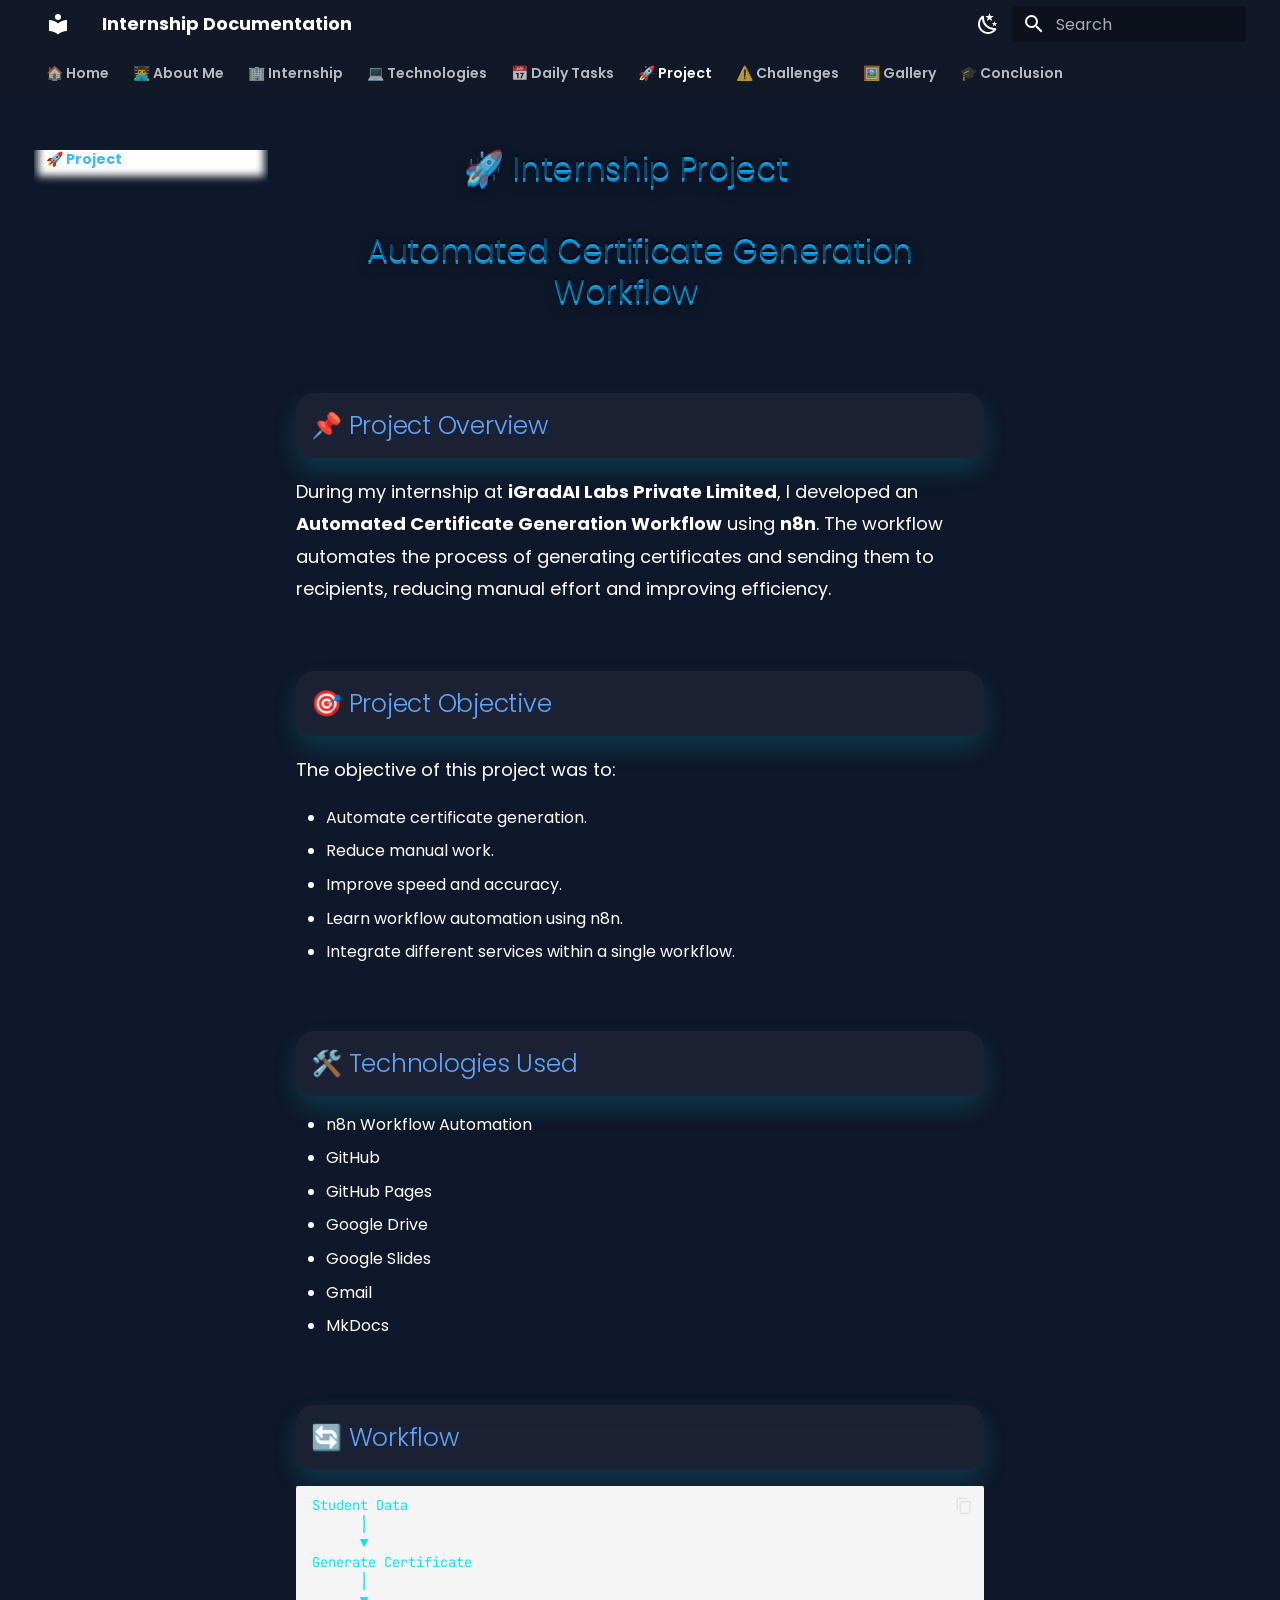
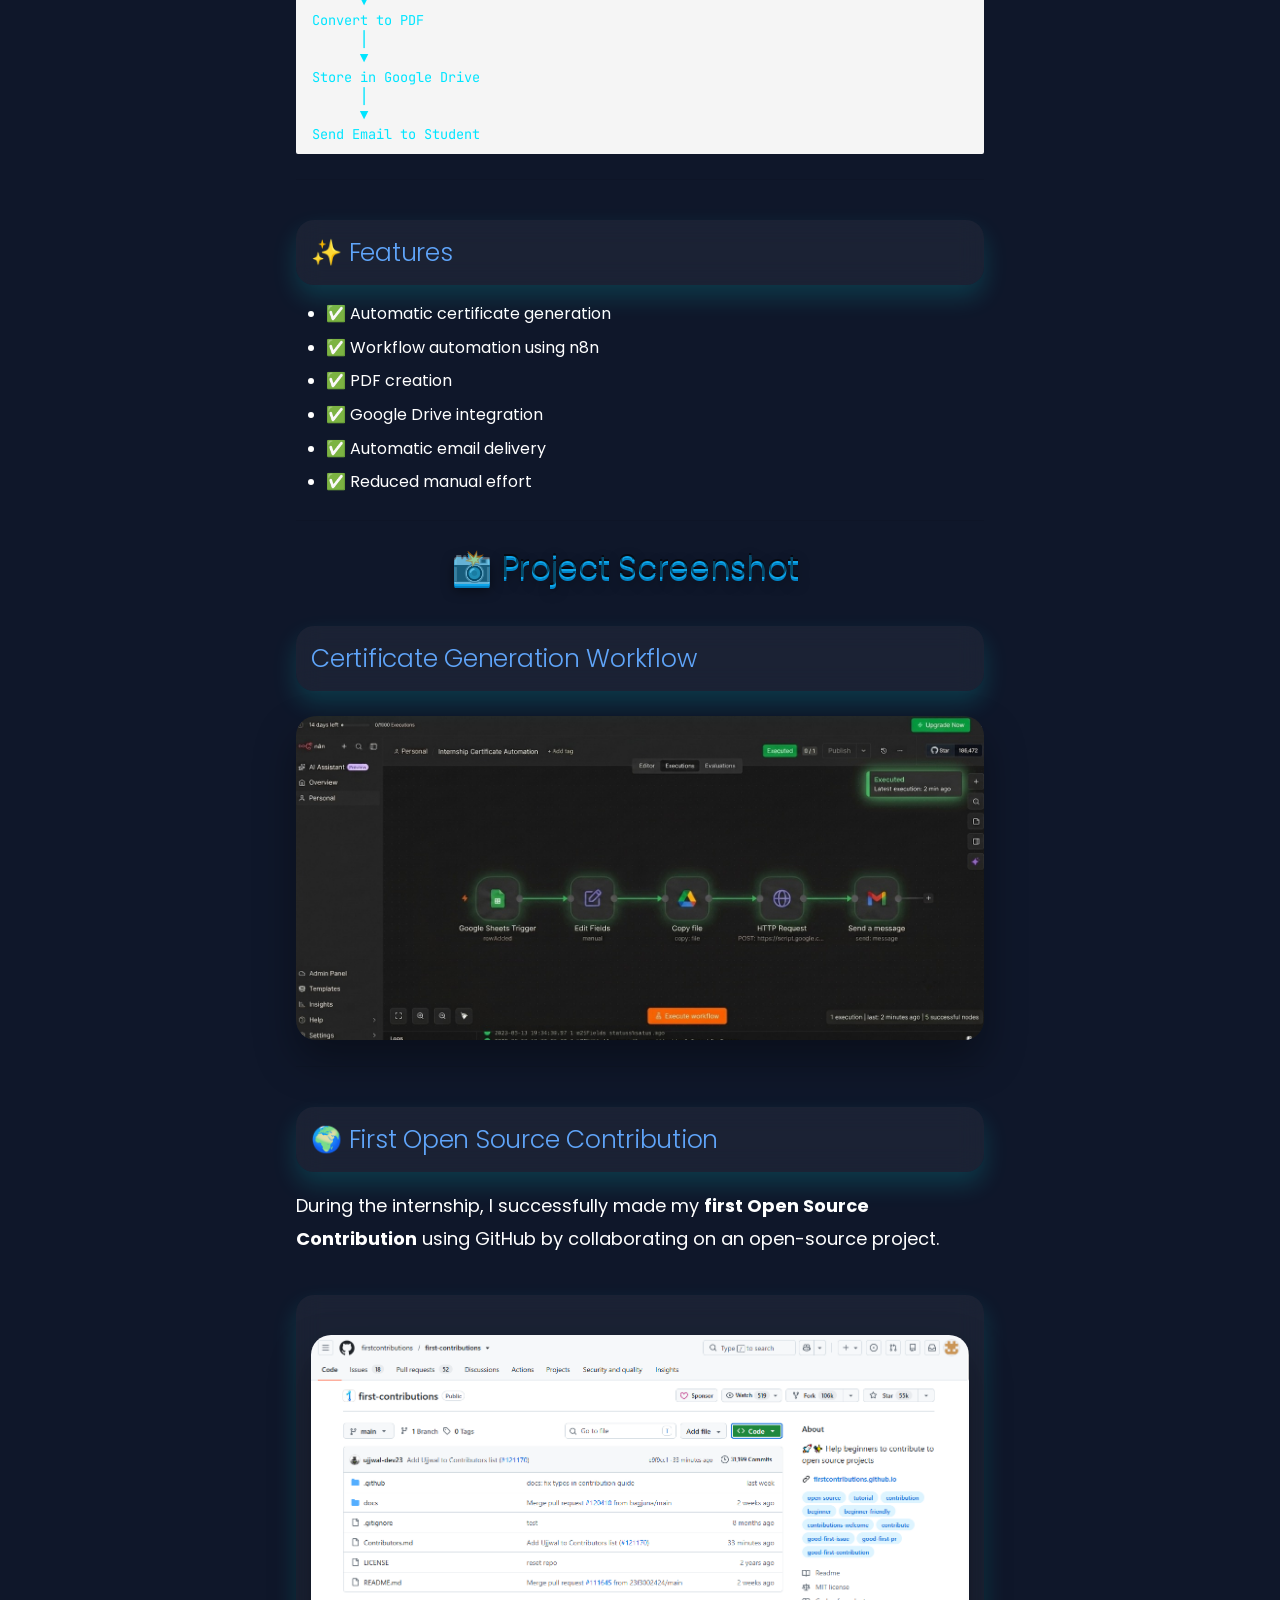
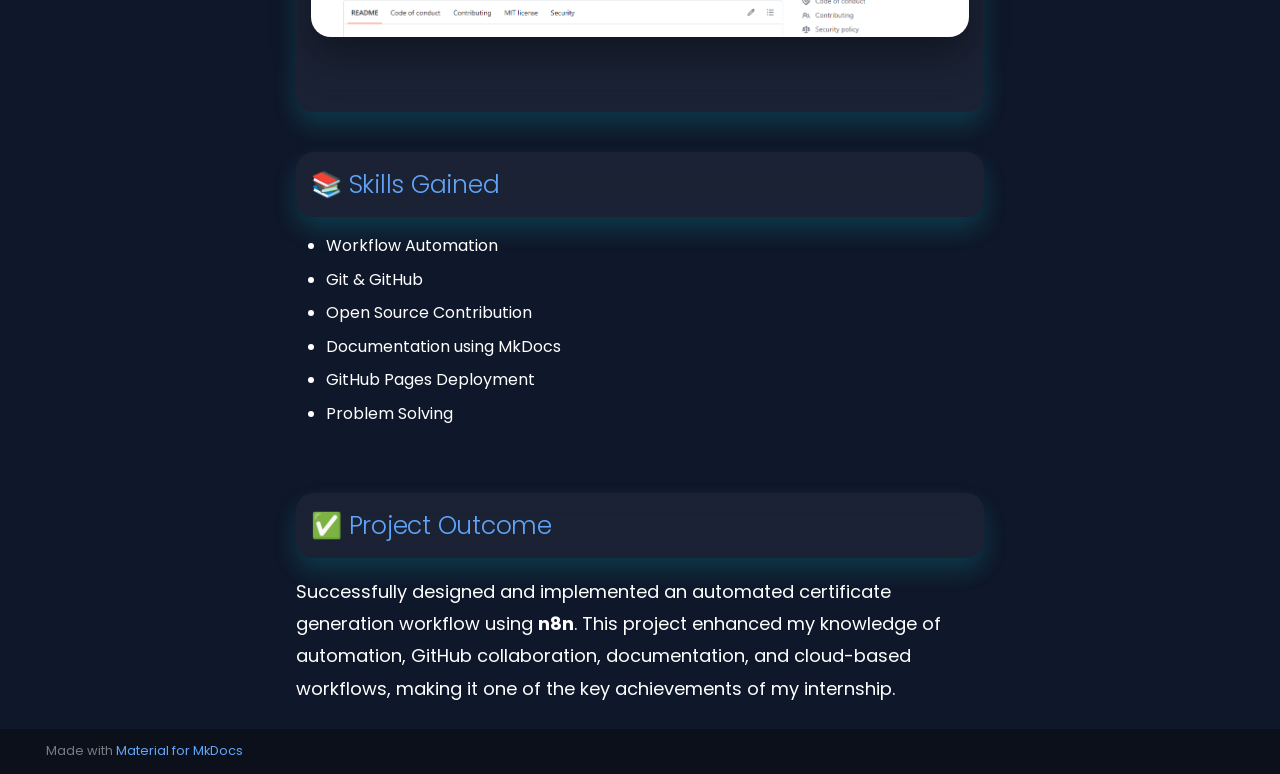
<file: project/index.html>
<!doctype html>
<html lang="en" class="no-js">
  <head>
    
      <meta charset="utf-8">
      <meta name="viewport" content="width=device-width,initial-scale=1">
      
      
      
        <link rel="canonical" href="https://YOUR_GITHUB_USERNAME.github.io/InternshipDocumentation/project/">
      
      
        <link rel="prev" href="../tasks/">
      
      
        <link rel="next" href="../challenges/">
      
      
        
      
      
      <link rel="icon" href="../assets/images/favicon.png">
      <meta name="generator" content="mkdocs-1.6.1, mkdocs-material-9.7.6">
    
    
      
        <title>🚀 Project - Internship Documentation</title>
      
    
    
      <link rel="stylesheet" href="../assets/stylesheets/main.484c7ddc.min.css">
      
        
        <link rel="stylesheet" href="../assets/stylesheets/palette.ab4e12ef.min.css">
      
      


    
    
      
    
    
      
        
        
        <link rel="preconnect" href="https://fonts.gstatic.com" crossorigin>
        <link rel="stylesheet" href="https://fonts.googleapis.com/css?family=Poppins:300,300i,400,400i,700,700i%7CJetBrains+Mono:400,400i,700,700i&display=fallback">
        <style>:root{--md-text-font:"Poppins";--md-code-font:"JetBrains Mono"}</style>
      
    
    
      <link rel="stylesheet" href="../assets/stylesheets/extra.css">
    
    <script>__md_scope=new URL("..",location),__md_hash=e=>[...e].reduce(((e,_)=>(e<<5)-e+_.charCodeAt(0)),0),__md_get=(e,_=localStorage,t=__md_scope)=>JSON.parse(_.getItem(t.pathname+"."+e)),__md_set=(e,_,t=localStorage,a=__md_scope)=>{try{t.setItem(a.pathname+"."+e,JSON.stringify(_))}catch(e){}}</script>
    
      

    
    
  </head>
  
  
    
    
      
    
    
    
    
    <body dir="ltr" data-md-color-scheme="default" data-md-color-primary="indigo" data-md-color-accent="blue">
  
    
    <input class="md-toggle" data-md-toggle="drawer" type="checkbox" id="__drawer" autocomplete="off">
    <input class="md-toggle" data-md-toggle="search" type="checkbox" id="__search" autocomplete="off">
    <label class="md-overlay" for="__drawer"></label>
    <div data-md-component="skip">
      
        
        <a href="#internship-project" class="md-skip">
          Skip to content
        </a>
      
    </div>
    <div data-md-component="announce">
      
    </div>
    
    
      

<header class="md-header" data-md-component="header">
  <nav class="md-header__inner md-grid" aria-label="Header">
    <a href=".." title="Internship Documentation" class="md-header__button md-logo" aria-label="Internship Documentation" data-md-component="logo">
      
  
  <svg xmlns="http://www.w3.org/2000/svg" viewBox="0 0 24 24"><path d="M12 8a3 3 0 0 0 3-3 3 3 0 0 0-3-3 3 3 0 0 0-3 3 3 3 0 0 0 3 3m0 3.54C9.64 9.35 6.5 8 3 8v11c3.5 0 6.64 1.35 9 3.54 2.36-2.19 5.5-3.54 9-3.54V8c-3.5 0-6.64 1.35-9 3.54"/></svg>

    </a>
    <label class="md-header__button md-icon" for="__drawer">
      
      <svg xmlns="http://www.w3.org/2000/svg" viewBox="0 0 24 24"><path d="M3 6h18v2H3zm0 5h18v2H3zm0 5h18v2H3z"/></svg>
    </label>
    <div class="md-header__title" data-md-component="header-title">
      <div class="md-header__ellipsis">
        <div class="md-header__topic">
          <span class="md-ellipsis">
            Internship Documentation
          </span>
        </div>
        <div class="md-header__topic" data-md-component="header-topic">
          <span class="md-ellipsis">
            
              🚀 Project
            
          </span>
        </div>
      </div>
    </div>
    
      
        <form class="md-header__option" data-md-component="palette">
  
    
    
    
    <input class="md-option" data-md-color-media="" data-md-color-scheme="default" data-md-color-primary="indigo" data-md-color-accent="blue"  aria-label="Dark mode"  type="radio" name="__palette" id="__palette_0">
    
      <label class="md-header__button md-icon" title="Dark mode" for="__palette_1" hidden>
        <svg xmlns="http://www.w3.org/2000/svg" viewBox="0 0 24 24"><path d="m17.75 4.09-2.53 1.94.91 3.06-2.63-1.81-2.63 1.81.91-3.06-2.53-1.94L12.44 4l1.06-3 1.06 3zm3.5 6.91-1.64 1.25.59 1.98-1.7-1.17-1.7 1.17.59-1.98L15.75 11l2.06-.05L18.5 9l.69 1.95zm-2.28 4.95c.83-.08 1.72 1.1 1.19 1.85-.32.45-.66.87-1.08 1.27C15.17 23 8.84 23 4.94 19.07c-3.91-3.9-3.91-10.24 0-14.14.4-.4.82-.76 1.27-1.08.75-.53 1.93.36 1.85 1.19-.27 2.86.69 5.83 2.89 8.02a9.96 9.96 0 0 0 8.02 2.89m-1.64 2.02a12.08 12.08 0 0 1-7.8-3.47c-2.17-2.19-3.33-5-3.49-7.82-2.81 3.14-2.7 7.96.31 10.98 3.02 3.01 7.84 3.12 10.98.31"/></svg>
      </label>
    
  
    
    
    
    <input class="md-option" data-md-color-media="" data-md-color-scheme="slate" data-md-color-primary="indigo" data-md-color-accent="blue"  aria-label="Light mode"  type="radio" name="__palette" id="__palette_1">
    
      <label class="md-header__button md-icon" title="Light mode" for="__palette_0" hidden>
        <svg xmlns="http://www.w3.org/2000/svg" viewBox="0 0 24 24"><path d="M12 7a5 5 0 0 1 5 5 5 5 0 0 1-5 5 5 5 0 0 1-5-5 5 5 0 0 1 5-5m0 2a3 3 0 0 0-3 3 3 3 0 0 0 3 3 3 3 0 0 0 3-3 3 3 0 0 0-3-3m0-7 2.39 3.42C13.65 5.15 12.84 5 12 5s-1.65.15-2.39.42zM3.34 7l4.16-.35A7.2 7.2 0 0 0 5.94 8.5c-.44.74-.69 1.5-.83 2.29zm.02 10 1.76-3.77a7.131 7.131 0 0 0 2.38 4.14zM20.65 7l-1.77 3.79a7.02 7.02 0 0 0-2.38-4.15zm-.01 10-4.14.36c.59-.51 1.12-1.14 1.54-1.86.42-.73.69-1.5.83-2.29zM12 22l-2.41-3.44c.74.27 1.55.44 2.41.44.82 0 1.63-.17 2.37-.44z"/></svg>
      </label>
    
  
</form>
      
    
    
      <script>var palette=__md_get("__palette");if(palette&&palette.color){if("(prefers-color-scheme)"===palette.color.media){var media=matchMedia("(prefers-color-scheme: light)"),input=document.querySelector(media.matches?"[data-md-color-media='(prefers-color-scheme: light)']":"[data-md-color-media='(prefers-color-scheme: dark)']");palette.color.media=input.getAttribute("data-md-color-media"),palette.color.scheme=input.getAttribute("data-md-color-scheme"),palette.color.primary=input.getAttribute("data-md-color-primary"),palette.color.accent=input.getAttribute("data-md-color-accent")}for(var[key,value]of Object.entries(palette.color))document.body.setAttribute("data-md-color-"+key,value)}</script>
    
    
    
      
      
        <label class="md-header__button md-icon" for="__search">
          
          <svg xmlns="http://www.w3.org/2000/svg" viewBox="0 0 24 24"><path d="M9.5 3A6.5 6.5 0 0 1 16 9.5c0 1.61-.59 3.09-1.56 4.23l.27.27h.79l5 5-1.5 1.5-5-5v-.79l-.27-.27A6.52 6.52 0 0 1 9.5 16 6.5 6.5 0 0 1 3 9.5 6.5 6.5 0 0 1 9.5 3m0 2C7 5 5 7 5 9.5S7 14 9.5 14 14 12 14 9.5 12 5 9.5 5"/></svg>
        </label>
        <div class="md-search" data-md-component="search" role="dialog">
  <label class="md-search__overlay" for="__search"></label>
  <div class="md-search__inner" role="search">
    <form class="md-search__form" name="search">
      <input type="text" class="md-search__input" name="query" aria-label="Search" placeholder="Search" autocapitalize="off" autocorrect="off" autocomplete="off" spellcheck="false" data-md-component="search-query" required>
      <label class="md-search__icon md-icon" for="__search">
        
        <svg xmlns="http://www.w3.org/2000/svg" viewBox="0 0 24 24"><path d="M9.5 3A6.5 6.5 0 0 1 16 9.5c0 1.61-.59 3.09-1.56 4.23l.27.27h.79l5 5-1.5 1.5-5-5v-.79l-.27-.27A6.52 6.52 0 0 1 9.5 16 6.5 6.5 0 0 1 3 9.5 6.5 6.5 0 0 1 9.5 3m0 2C7 5 5 7 5 9.5S7 14 9.5 14 14 12 14 9.5 12 5 9.5 5"/></svg>
        
        <svg xmlns="http://www.w3.org/2000/svg" viewBox="0 0 24 24"><path d="M20 11v2H8l5.5 5.5-1.42 1.42L4.16 12l7.92-7.92L13.5 5.5 8 11z"/></svg>
      </label>
      <nav class="md-search__options" aria-label="Search">
        
        <button type="reset" class="md-search__icon md-icon" title="Clear" aria-label="Clear" tabindex="-1">
          
          <svg xmlns="http://www.w3.org/2000/svg" viewBox="0 0 24 24"><path d="M19 6.41 17.59 5 12 10.59 6.41 5 5 6.41 10.59 12 5 17.59 6.41 19 12 13.41 17.59 19 19 17.59 13.41 12z"/></svg>
        </button>
      </nav>
      
    </form>
    <div class="md-search__output">
      <div class="md-search__scrollwrap" tabindex="0" data-md-scrollfix>
        <div class="md-search-result" data-md-component="search-result">
          <div class="md-search-result__meta">
            Initializing search
          </div>
          <ol class="md-search-result__list" role="presentation"></ol>
        </div>
      </div>
    </div>
  </div>
</div>
      
    
    
  </nav>
  
</header>
    
    <div class="md-container" data-md-component="container">
      
      
        
          
            
<nav class="md-tabs" aria-label="Tabs" data-md-component="tabs">
  <div class="md-grid">
    <ul class="md-tabs__list">
      
        
  
  
  
  
    <li class="md-tabs__item">
      <a href=".." class="md-tabs__link">
        
  
  
    
  
  🏠 Home

      </a>
    </li>
  

      
        
  
  
  
  
    <li class="md-tabs__item">
      <a href="../about/" class="md-tabs__link">
        
  
  
    
  
  👨‍💻 About Me

      </a>
    </li>
  

      
        
  
  
  
  
    <li class="md-tabs__item">
      <a href="../internship/" class="md-tabs__link">
        
  
  
    
  
  🏢 Internship

      </a>
    </li>
  

      
        
  
  
  
  
    <li class="md-tabs__item">
      <a href="../technologies/" class="md-tabs__link">
        
  
  
    
  
  💻 Technologies

      </a>
    </li>
  

      
        
  
  
  
  
    <li class="md-tabs__item">
      <a href="../tasks/" class="md-tabs__link">
        
  
  
    
  
  📅 Daily Tasks

      </a>
    </li>
  

      
        
  
  
  
    
  
  
    <li class="md-tabs__item md-tabs__item--active">
      <a href="./" class="md-tabs__link">
        
  
  
    
  
  🚀 Project

      </a>
    </li>
  

      
        
  
  
  
  
    <li class="md-tabs__item">
      <a href="../challenges/" class="md-tabs__link">
        
  
  
    
  
  ⚠️ Challenges

      </a>
    </li>
  

      
        
  
  
  
  
    <li class="md-tabs__item">
      <a href="../gallery/" class="md-tabs__link">
        
  
  
    
  
  🖼️ Gallery

      </a>
    </li>
  

      
        
  
  
  
  
    <li class="md-tabs__item">
      <a href="../conclusion/" class="md-tabs__link">
        
  
  
    
  
  🎓 Conclusion

      </a>
    </li>
  

      
    </ul>
  </div>
</nav>
          
        
      
      <main class="md-main" data-md-component="main">
        <div class="md-main__inner md-grid">
          
            
              
              <div class="md-sidebar md-sidebar--primary" data-md-component="sidebar" data-md-type="navigation" >
                <div class="md-sidebar__scrollwrap">
                  <div class="md-sidebar__inner">
                    


  


<nav class="md-nav md-nav--primary md-nav--lifted" aria-label="Navigation" data-md-level="0">
  <label class="md-nav__title" for="__drawer">
    <a href=".." title="Internship Documentation" class="md-nav__button md-logo" aria-label="Internship Documentation" data-md-component="logo">
      
  
  <svg xmlns="http://www.w3.org/2000/svg" viewBox="0 0 24 24"><path d="M12 8a3 3 0 0 0 3-3 3 3 0 0 0-3-3 3 3 0 0 0-3 3 3 3 0 0 0 3 3m0 3.54C9.64 9.35 6.5 8 3 8v11c3.5 0 6.64 1.35 9 3.54 2.36-2.19 5.5-3.54 9-3.54V8c-3.5 0-6.64 1.35-9 3.54"/></svg>

    </a>
    Internship Documentation
  </label>
  
  <ul class="md-nav__list" data-md-scrollfix>
    
      
      
  
  
  
  
    <li class="md-nav__item">
      <a href=".." class="md-nav__link">
        
  
  
  <span class="md-ellipsis">
    
  
    🏠 Home
  

    
  </span>
  
  

      </a>
    </li>
  

    
      
      
  
  
  
  
    <li class="md-nav__item">
      <a href="../about/" class="md-nav__link">
        
  
  
  <span class="md-ellipsis">
    
  
    👨‍💻 About Me
  

    
  </span>
  
  

      </a>
    </li>
  

    
      
      
  
  
  
  
    <li class="md-nav__item">
      <a href="../internship/" class="md-nav__link">
        
  
  
  <span class="md-ellipsis">
    
  
    🏢 Internship
  

    
  </span>
  
  

      </a>
    </li>
  

    
      
      
  
  
  
  
    <li class="md-nav__item">
      <a href="../technologies/" class="md-nav__link">
        
  
  
  <span class="md-ellipsis">
    
  
    💻 Technologies
  

    
  </span>
  
  

      </a>
    </li>
  

    
      
      
  
  
  
  
    <li class="md-nav__item">
      <a href="../tasks/" class="md-nav__link">
        
  
  
  <span class="md-ellipsis">
    
  
    📅 Daily Tasks
  

    
  </span>
  
  

      </a>
    </li>
  

    
      
      
  
  
    
  
  
  
    <li class="md-nav__item md-nav__item--active">
      
      <input class="md-nav__toggle md-toggle" type="checkbox" id="__toc">
      
      
        
      
      
      <a href="./" class="md-nav__link md-nav__link--active">
        
  
  
  <span class="md-ellipsis">
    
  
    🚀 Project
  

    
  </span>
  
  

      </a>
      
    </li>
  

    
      
      
  
  
  
  
    <li class="md-nav__item">
      <a href="../challenges/" class="md-nav__link">
        
  
  
  <span class="md-ellipsis">
    
  
    ⚠️ Challenges
  

    
  </span>
  
  

      </a>
    </li>
  

    
      
      
  
  
  
  
    <li class="md-nav__item">
      <a href="../gallery/" class="md-nav__link">
        
  
  
  <span class="md-ellipsis">
    
  
    🖼️ Gallery
  

    
  </span>
  
  

      </a>
    </li>
  

    
      
      
  
  
  
  
    <li class="md-nav__item">
      <a href="../conclusion/" class="md-nav__link">
        
  
  
  <span class="md-ellipsis">
    
  
    🎓 Conclusion
  

    
  </span>
  
  

      </a>
    </li>
  

    
  </ul>
</nav>
                  </div>
                </div>
              </div>
            
            
              
              <div class="md-sidebar md-sidebar--secondary" data-md-component="sidebar" data-md-type="toc" >
                <div class="md-sidebar__scrollwrap">
                  <div class="md-sidebar__inner">
                    

<nav class="md-nav md-nav--secondary" aria-label="Table of contents">
  
  
  
    
  
  
</nav>
                  </div>
                </div>
              </div>
            
          
          
            <div class="md-content" data-md-component="content">
              
              <article class="md-content__inner md-typeset">
                
                  



<h1 id="internship-project">🚀 Internship Project<a class="headerlink" href="#internship-project" title="Permanent link">&para;</a></h1>
<h1 id="automated-certificate-generation-workflow">Automated Certificate Generation Workflow<a class="headerlink" href="#automated-certificate-generation-workflow" title="Permanent link">&para;</a></h1>
<hr />
<h2 id="project-overview">📌 Project Overview<a class="headerlink" href="#project-overview" title="Permanent link">&para;</a></h2>
<p>During my internship at <strong>iGradAI Labs Private Limited</strong>, I developed an <strong>Automated Certificate Generation Workflow</strong> using <strong>n8n</strong>. The workflow automates the process of generating certificates and sending them to recipients, reducing manual effort and improving efficiency.</p>
<hr />
<h2 id="project-objective">🎯 Project Objective<a class="headerlink" href="#project-objective" title="Permanent link">&para;</a></h2>
<p>The objective of this project was to:</p>
<ul>
<li>Automate certificate generation.</li>
<li>Reduce manual work.</li>
<li>Improve speed and accuracy.</li>
<li>Learn workflow automation using n8n.</li>
<li>Integrate different services within a single workflow.</li>
</ul>
<hr />
<h2 id="technologies-used">🛠️ Technologies Used<a class="headerlink" href="#technologies-used" title="Permanent link">&para;</a></h2>
<ul>
<li>n8n Workflow Automation</li>
<li>GitHub</li>
<li>GitHub Pages</li>
<li>Google Drive</li>
<li>Google Slides</li>
<li>Gmail</li>
<li>MkDocs</li>
</ul>
<hr />
<h2 id="workflow">🔄 Workflow<a class="headerlink" href="#workflow" title="Permanent link">&para;</a></h2>
<div class="highlight"><pre><span></span><code>Student Data
      │
      ▼
Generate Certificate
      │
      ▼
Convert to PDF
      │
      ▼
Store in Google Drive
      │
      ▼
Send Email to Student
</code></pre></div>
<hr />
<h2 id="features">✨ Features<a class="headerlink" href="#features" title="Permanent link">&para;</a></h2>
<ul>
<li>✅ Automatic certificate generation</li>
<li>✅ Workflow automation using n8n</li>
<li>✅ PDF creation</li>
<li>✅ Google Drive integration</li>
<li>✅ Automatic email delivery</li>
<li>✅ Reduced manual effort</li>
</ul>
<hr />
<h1 id="project-screenshot">📸 Project Screenshot<a class="headerlink" href="#project-screenshot" title="Permanent link">&para;</a></h1>
<h2 id="certificate-generation-workflow">Certificate Generation Workflow<a class="headerlink" href="#certificate-generation-workflow" title="Permanent link">&para;</a></h2>
<p><img src="../assets/images/certificate-generation.jpeg" width="900"></p>
<hr />
<h2 id="first-open-source-contribution">🌍 First Open Source Contribution<a class="headerlink" href="#first-open-source-contribution" title="Permanent link">&para;</a></h2>
<p>During the internship, I successfully made my <strong>first Open Source Contribution</strong> using GitHub by collaborating on an open-source project.</p>
<h2 id="_1"><img src="../assets/images/first-open-source-contribution.png" width="900"><a class="headerlink" href="#_1" title="Permanent link">&para;</a></h2>
<h2 id="skills-gained">📚 Skills Gained<a class="headerlink" href="#skills-gained" title="Permanent link">&para;</a></h2>
<ul>
<li>Workflow Automation</li>
<li>Git &amp; GitHub</li>
<li>Open Source Contribution</li>
<li>Documentation using MkDocs</li>
<li>GitHub Pages Deployment</li>
<li>Problem Solving</li>
</ul>
<hr />
<h2 id="project-outcome">✅ Project Outcome<a class="headerlink" href="#project-outcome" title="Permanent link">&para;</a></h2>
<p>Successfully designed and implemented an automated certificate generation workflow using <strong>n8n</strong>. This project enhanced my knowledge of automation, GitHub collaboration, documentation, and cloud-based workflows, making it one of the key achievements of my internship.</p>












                
              </article>
            </div>
          
          
<script>var target=document.getElementById(location.hash.slice(1));target&&target.name&&(target.checked=target.name.startsWith("__tabbed_"))</script>
        </div>
        
          <button type="button" class="md-top md-icon" data-md-component="top" hidden>
  
  <svg xmlns="http://www.w3.org/2000/svg" viewBox="0 0 24 24"><path d="M13 20h-2V8l-5.5 5.5-1.42-1.42L12 4.16l7.92 7.92-1.42 1.42L13 8z"/></svg>
  Back to top
</button>
        
      </main>
      
        <footer class="md-footer">
  
  <div class="md-footer-meta md-typeset">
    <div class="md-footer-meta__inner md-grid">
      <div class="md-copyright">
  
  
    Made with
    <a href="https://squidfunk.github.io/mkdocs-material/" target="_blank" rel="noopener">
      Material for MkDocs
    </a>
  
</div>
      
    </div>
  </div>
</footer>
      
    </div>
    <div class="md-dialog" data-md-component="dialog">
      <div class="md-dialog__inner md-typeset"></div>
    </div>
    
    
    
      
      
      <script id="__config" type="application/json">{"annotate": null, "base": "..", "features": ["navigation.tabs", "navigation.sections", "navigation.expand", "navigation.top", "search.highlight", "content.code.copy"], "search": "../assets/javascripts/workers/search.2c215733.min.js", "tags": null, "translations": {"clipboard.copied": "Copied to clipboard", "clipboard.copy": "Copy to clipboard", "search.result.more.one": "1 more on this page", "search.result.more.other": "# more on this page", "search.result.none": "No matching documents", "search.result.one": "1 matching document", "search.result.other": "# matching documents", "search.result.placeholder": "Type to start searching", "search.result.term.missing": "Missing", "select.version": "Select version"}, "version": null}</script>
    
    
      <script src="../assets/javascripts/bundle.79ae519e.min.js"></script>
      
    
  </body>
</html>
</file>
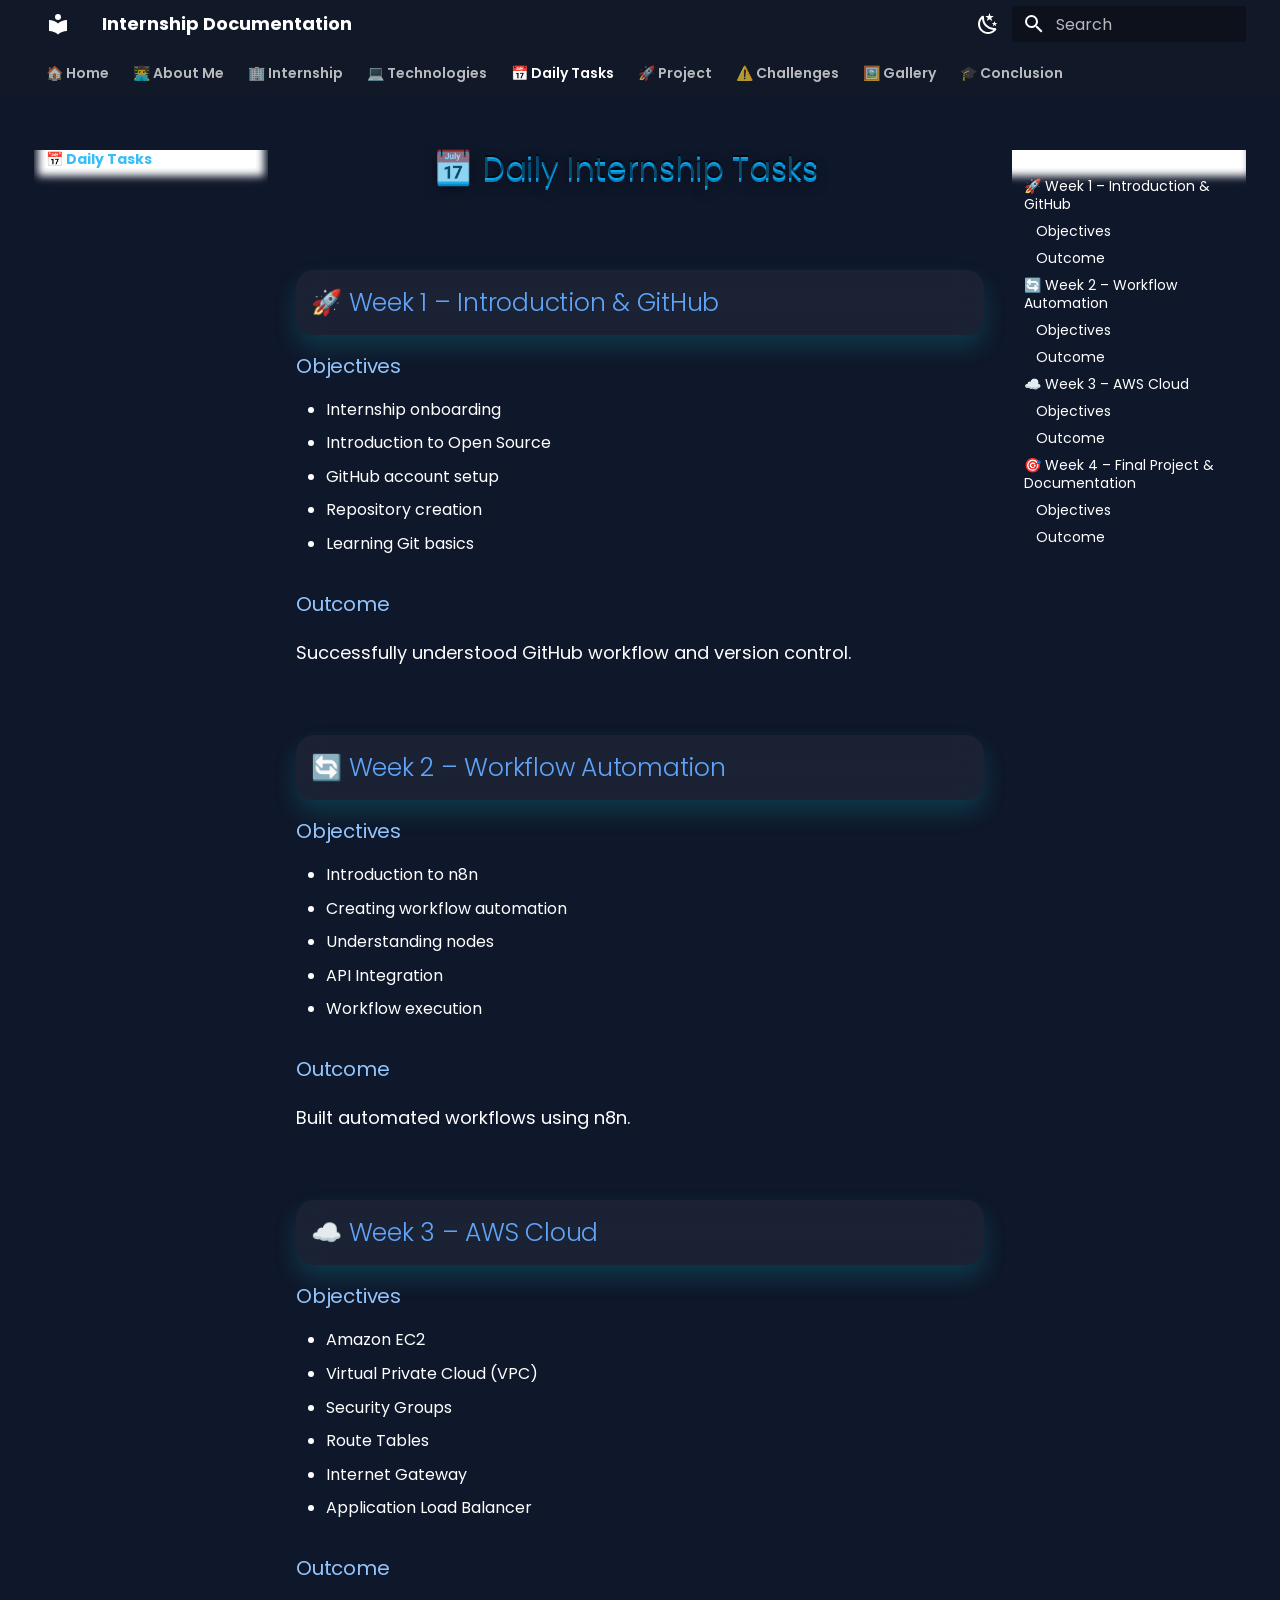
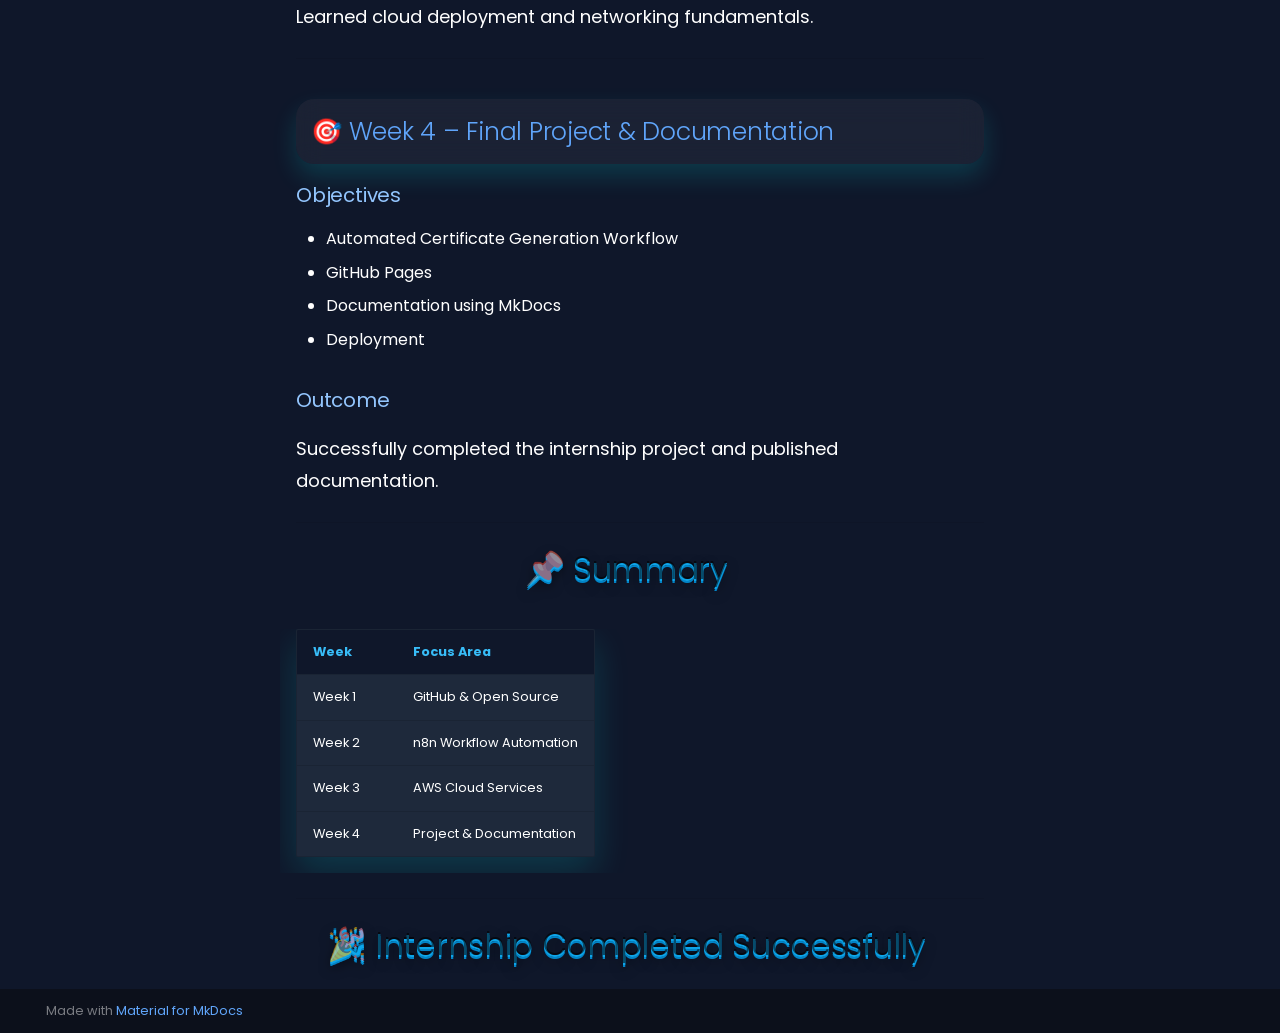
<file: tasks/index.html>
<!doctype html>
<html lang="en" class="no-js">
  <head>
    
      <meta charset="utf-8">
      <meta name="viewport" content="width=device-width,initial-scale=1">
      
      
      
        <link rel="canonical" href="https://YOUR_GITHUB_USERNAME.github.io/InternshipDocumentation/tasks/">
      
      
        <link rel="prev" href="../technologies/">
      
      
        <link rel="next" href="../project/">
      
      
        
      
      
      <link rel="icon" href="../assets/images/favicon.png">
      <meta name="generator" content="mkdocs-1.6.1, mkdocs-material-9.7.6">
    
    
      
        <title>📅 Daily Tasks - Internship Documentation</title>
      
    
    
      <link rel="stylesheet" href="../assets/stylesheets/main.484c7ddc.min.css">
      
        
        <link rel="stylesheet" href="../assets/stylesheets/palette.ab4e12ef.min.css">
      
      


    
    
      
    
    
      
        
        
        <link rel="preconnect" href="https://fonts.gstatic.com" crossorigin>
        <link rel="stylesheet" href="https://fonts.googleapis.com/css?family=Poppins:300,300i,400,400i,700,700i%7CJetBrains+Mono:400,400i,700,700i&display=fallback">
        <style>:root{--md-text-font:"Poppins";--md-code-font:"JetBrains Mono"}</style>
      
    
    
      <link rel="stylesheet" href="../assets/stylesheets/extra.css">
    
    <script>__md_scope=new URL("..",location),__md_hash=e=>[...e].reduce(((e,_)=>(e<<5)-e+_.charCodeAt(0)),0),__md_get=(e,_=localStorage,t=__md_scope)=>JSON.parse(_.getItem(t.pathname+"."+e)),__md_set=(e,_,t=localStorage,a=__md_scope)=>{try{t.setItem(a.pathname+"."+e,JSON.stringify(_))}catch(e){}}</script>
    
      

    
    
  </head>
  
  
    
    
      
    
    
    
    
    <body dir="ltr" data-md-color-scheme="default" data-md-color-primary="indigo" data-md-color-accent="blue">
  
    
    <input class="md-toggle" data-md-toggle="drawer" type="checkbox" id="__drawer" autocomplete="off">
    <input class="md-toggle" data-md-toggle="search" type="checkbox" id="__search" autocomplete="off">
    <label class="md-overlay" for="__drawer"></label>
    <div data-md-component="skip">
      
        
        <a href="#daily-internship-tasks" class="md-skip">
          Skip to content
        </a>
      
    </div>
    <div data-md-component="announce">
      
    </div>
    
    
      

<header class="md-header" data-md-component="header">
  <nav class="md-header__inner md-grid" aria-label="Header">
    <a href=".." title="Internship Documentation" class="md-header__button md-logo" aria-label="Internship Documentation" data-md-component="logo">
      
  
  <svg xmlns="http://www.w3.org/2000/svg" viewBox="0 0 24 24"><path d="M12 8a3 3 0 0 0 3-3 3 3 0 0 0-3-3 3 3 0 0 0-3 3 3 3 0 0 0 3 3m0 3.54C9.64 9.35 6.5 8 3 8v11c3.5 0 6.64 1.35 9 3.54 2.36-2.19 5.5-3.54 9-3.54V8c-3.5 0-6.64 1.35-9 3.54"/></svg>

    </a>
    <label class="md-header__button md-icon" for="__drawer">
      
      <svg xmlns="http://www.w3.org/2000/svg" viewBox="0 0 24 24"><path d="M3 6h18v2H3zm0 5h18v2H3zm0 5h18v2H3z"/></svg>
    </label>
    <div class="md-header__title" data-md-component="header-title">
      <div class="md-header__ellipsis">
        <div class="md-header__topic">
          <span class="md-ellipsis">
            Internship Documentation
          </span>
        </div>
        <div class="md-header__topic" data-md-component="header-topic">
          <span class="md-ellipsis">
            
              📅 Daily Tasks
            
          </span>
        </div>
      </div>
    </div>
    
      
        <form class="md-header__option" data-md-component="palette">
  
    
    
    
    <input class="md-option" data-md-color-media="" data-md-color-scheme="default" data-md-color-primary="indigo" data-md-color-accent="blue"  aria-label="Dark mode"  type="radio" name="__palette" id="__palette_0">
    
      <label class="md-header__button md-icon" title="Dark mode" for="__palette_1" hidden>
        <svg xmlns="http://www.w3.org/2000/svg" viewBox="0 0 24 24"><path d="m17.75 4.09-2.53 1.94.91 3.06-2.63-1.81-2.63 1.81.91-3.06-2.53-1.94L12.44 4l1.06-3 1.06 3zm3.5 6.91-1.64 1.25.59 1.98-1.7-1.17-1.7 1.17.59-1.98L15.75 11l2.06-.05L18.5 9l.69 1.95zm-2.28 4.95c.83-.08 1.72 1.1 1.19 1.85-.32.45-.66.87-1.08 1.27C15.17 23 8.84 23 4.94 19.07c-3.91-3.9-3.91-10.24 0-14.14.4-.4.82-.76 1.27-1.08.75-.53 1.93.36 1.85 1.19-.27 2.86.69 5.83 2.89 8.02a9.96 9.96 0 0 0 8.02 2.89m-1.64 2.02a12.08 12.08 0 0 1-7.8-3.47c-2.17-2.19-3.33-5-3.49-7.82-2.81 3.14-2.7 7.96.31 10.98 3.02 3.01 7.84 3.12 10.98.31"/></svg>
      </label>
    
  
    
    
    
    <input class="md-option" data-md-color-media="" data-md-color-scheme="slate" data-md-color-primary="indigo" data-md-color-accent="blue"  aria-label="Light mode"  type="radio" name="__palette" id="__palette_1">
    
      <label class="md-header__button md-icon" title="Light mode" for="__palette_0" hidden>
        <svg xmlns="http://www.w3.org/2000/svg" viewBox="0 0 24 24"><path d="M12 7a5 5 0 0 1 5 5 5 5 0 0 1-5 5 5 5 0 0 1-5-5 5 5 0 0 1 5-5m0 2a3 3 0 0 0-3 3 3 3 0 0 0 3 3 3 3 0 0 0 3-3 3 3 0 0 0-3-3m0-7 2.39 3.42C13.65 5.15 12.84 5 12 5s-1.65.15-2.39.42zM3.34 7l4.16-.35A7.2 7.2 0 0 0 5.94 8.5c-.44.74-.69 1.5-.83 2.29zm.02 10 1.76-3.77a7.131 7.131 0 0 0 2.38 4.14zM20.65 7l-1.77 3.79a7.02 7.02 0 0 0-2.38-4.15zm-.01 10-4.14.36c.59-.51 1.12-1.14 1.54-1.86.42-.73.69-1.5.83-2.29zM12 22l-2.41-3.44c.74.27 1.55.44 2.41.44.82 0 1.63-.17 2.37-.44z"/></svg>
      </label>
    
  
</form>
      
    
    
      <script>var palette=__md_get("__palette");if(palette&&palette.color){if("(prefers-color-scheme)"===palette.color.media){var media=matchMedia("(prefers-color-scheme: light)"),input=document.querySelector(media.matches?"[data-md-color-media='(prefers-color-scheme: light)']":"[data-md-color-media='(prefers-color-scheme: dark)']");palette.color.media=input.getAttribute("data-md-color-media"),palette.color.scheme=input.getAttribute("data-md-color-scheme"),palette.color.primary=input.getAttribute("data-md-color-primary"),palette.color.accent=input.getAttribute("data-md-color-accent")}for(var[key,value]of Object.entries(palette.color))document.body.setAttribute("data-md-color-"+key,value)}</script>
    
    
    
      
      
        <label class="md-header__button md-icon" for="__search">
          
          <svg xmlns="http://www.w3.org/2000/svg" viewBox="0 0 24 24"><path d="M9.5 3A6.5 6.5 0 0 1 16 9.5c0 1.61-.59 3.09-1.56 4.23l.27.27h.79l5 5-1.5 1.5-5-5v-.79l-.27-.27A6.52 6.52 0 0 1 9.5 16 6.5 6.5 0 0 1 3 9.5 6.5 6.5 0 0 1 9.5 3m0 2C7 5 5 7 5 9.5S7 14 9.5 14 14 12 14 9.5 12 5 9.5 5"/></svg>
        </label>
        <div class="md-search" data-md-component="search" role="dialog">
  <label class="md-search__overlay" for="__search"></label>
  <div class="md-search__inner" role="search">
    <form class="md-search__form" name="search">
      <input type="text" class="md-search__input" name="query" aria-label="Search" placeholder="Search" autocapitalize="off" autocorrect="off" autocomplete="off" spellcheck="false" data-md-component="search-query" required>
      <label class="md-search__icon md-icon" for="__search">
        
        <svg xmlns="http://www.w3.org/2000/svg" viewBox="0 0 24 24"><path d="M9.5 3A6.5 6.5 0 0 1 16 9.5c0 1.61-.59 3.09-1.56 4.23l.27.27h.79l5 5-1.5 1.5-5-5v-.79l-.27-.27A6.52 6.52 0 0 1 9.5 16 6.5 6.5 0 0 1 3 9.5 6.5 6.5 0 0 1 9.5 3m0 2C7 5 5 7 5 9.5S7 14 9.5 14 14 12 14 9.5 12 5 9.5 5"/></svg>
        
        <svg xmlns="http://www.w3.org/2000/svg" viewBox="0 0 24 24"><path d="M20 11v2H8l5.5 5.5-1.42 1.42L4.16 12l7.92-7.92L13.5 5.5 8 11z"/></svg>
      </label>
      <nav class="md-search__options" aria-label="Search">
        
        <button type="reset" class="md-search__icon md-icon" title="Clear" aria-label="Clear" tabindex="-1">
          
          <svg xmlns="http://www.w3.org/2000/svg" viewBox="0 0 24 24"><path d="M19 6.41 17.59 5 12 10.59 6.41 5 5 6.41 10.59 12 5 17.59 6.41 19 12 13.41 17.59 19 19 17.59 13.41 12z"/></svg>
        </button>
      </nav>
      
    </form>
    <div class="md-search__output">
      <div class="md-search__scrollwrap" tabindex="0" data-md-scrollfix>
        <div class="md-search-result" data-md-component="search-result">
          <div class="md-search-result__meta">
            Initializing search
          </div>
          <ol class="md-search-result__list" role="presentation"></ol>
        </div>
      </div>
    </div>
  </div>
</div>
      
    
    
  </nav>
  
</header>
    
    <div class="md-container" data-md-component="container">
      
      
        
          
            
<nav class="md-tabs" aria-label="Tabs" data-md-component="tabs">
  <div class="md-grid">
    <ul class="md-tabs__list">
      
        
  
  
  
  
    <li class="md-tabs__item">
      <a href=".." class="md-tabs__link">
        
  
  
    
  
  🏠 Home

      </a>
    </li>
  

      
        
  
  
  
  
    <li class="md-tabs__item">
      <a href="../about/" class="md-tabs__link">
        
  
  
    
  
  👨‍💻 About Me

      </a>
    </li>
  

      
        
  
  
  
  
    <li class="md-tabs__item">
      <a href="../internship/" class="md-tabs__link">
        
  
  
    
  
  🏢 Internship

      </a>
    </li>
  

      
        
  
  
  
  
    <li class="md-tabs__item">
      <a href="../technologies/" class="md-tabs__link">
        
  
  
    
  
  💻 Technologies

      </a>
    </li>
  

      
        
  
  
  
    
  
  
    <li class="md-tabs__item md-tabs__item--active">
      <a href="./" class="md-tabs__link">
        
  
  
    
  
  📅 Daily Tasks

      </a>
    </li>
  

      
        
  
  
  
  
    <li class="md-tabs__item">
      <a href="../project/" class="md-tabs__link">
        
  
  
    
  
  🚀 Project

      </a>
    </li>
  

      
        
  
  
  
  
    <li class="md-tabs__item">
      <a href="../challenges/" class="md-tabs__link">
        
  
  
    
  
  ⚠️ Challenges

      </a>
    </li>
  

      
        
  
  
  
  
    <li class="md-tabs__item">
      <a href="../gallery/" class="md-tabs__link">
        
  
  
    
  
  🖼️ Gallery

      </a>
    </li>
  

      
        
  
  
  
  
    <li class="md-tabs__item">
      <a href="../conclusion/" class="md-tabs__link">
        
  
  
    
  
  🎓 Conclusion

      </a>
    </li>
  

      
    </ul>
  </div>
</nav>
          
        
      
      <main class="md-main" data-md-component="main">
        <div class="md-main__inner md-grid">
          
            
              
              <div class="md-sidebar md-sidebar--primary" data-md-component="sidebar" data-md-type="navigation" >
                <div class="md-sidebar__scrollwrap">
                  <div class="md-sidebar__inner">
                    


  


<nav class="md-nav md-nav--primary md-nav--lifted" aria-label="Navigation" data-md-level="0">
  <label class="md-nav__title" for="__drawer">
    <a href=".." title="Internship Documentation" class="md-nav__button md-logo" aria-label="Internship Documentation" data-md-component="logo">
      
  
  <svg xmlns="http://www.w3.org/2000/svg" viewBox="0 0 24 24"><path d="M12 8a3 3 0 0 0 3-3 3 3 0 0 0-3-3 3 3 0 0 0-3 3 3 3 0 0 0 3 3m0 3.54C9.64 9.35 6.5 8 3 8v11c3.5 0 6.64 1.35 9 3.54 2.36-2.19 5.5-3.54 9-3.54V8c-3.5 0-6.64 1.35-9 3.54"/></svg>

    </a>
    Internship Documentation
  </label>
  
  <ul class="md-nav__list" data-md-scrollfix>
    
      
      
  
  
  
  
    <li class="md-nav__item">
      <a href=".." class="md-nav__link">
        
  
  
  <span class="md-ellipsis">
    
  
    🏠 Home
  

    
  </span>
  
  

      </a>
    </li>
  

    
      
      
  
  
  
  
    <li class="md-nav__item">
      <a href="../about/" class="md-nav__link">
        
  
  
  <span class="md-ellipsis">
    
  
    👨‍💻 About Me
  

    
  </span>
  
  

      </a>
    </li>
  

    
      
      
  
  
  
  
    <li class="md-nav__item">
      <a href="../internship/" class="md-nav__link">
        
  
  
  <span class="md-ellipsis">
    
  
    🏢 Internship
  

    
  </span>
  
  

      </a>
    </li>
  

    
      
      
  
  
  
  
    <li class="md-nav__item">
      <a href="../technologies/" class="md-nav__link">
        
  
  
  <span class="md-ellipsis">
    
  
    💻 Technologies
  

    
  </span>
  
  

      </a>
    </li>
  

    
      
      
  
  
    
  
  
  
    <li class="md-nav__item md-nav__item--active">
      
      <input class="md-nav__toggle md-toggle" type="checkbox" id="__toc">
      
      
        
      
      
        <label class="md-nav__link md-nav__link--active" for="__toc">
          
  
  
  <span class="md-ellipsis">
    
  
    📅 Daily Tasks
  

    
  </span>
  
  

          <span class="md-nav__icon md-icon"></span>
        </label>
      
      <a href="./" class="md-nav__link md-nav__link--active">
        
  
  
  <span class="md-ellipsis">
    
  
    📅 Daily Tasks
  

    
  </span>
  
  

      </a>
      
        

<nav class="md-nav md-nav--secondary" aria-label="Table of contents">
  
  
  
    
  
  
    <label class="md-nav__title" for="__toc">
      <span class="md-nav__icon md-icon"></span>
      Table of contents
    </label>
    <ul class="md-nav__list" data-md-component="toc" data-md-scrollfix>
      
        <li class="md-nav__item">
  <a href="#week-1-introduction-github" class="md-nav__link">
    <span class="md-ellipsis">
      
        🚀 Week 1 – Introduction &amp; GitHub
      
    </span>
  </a>
  
    <nav class="md-nav" aria-label="🚀 Week 1 – Introduction &amp; GitHub">
      <ul class="md-nav__list">
        
          <li class="md-nav__item">
  <a href="#objectives" class="md-nav__link">
    <span class="md-ellipsis">
      
        Objectives
      
    </span>
  </a>
  
</li>
        
          <li class="md-nav__item">
  <a href="#outcome" class="md-nav__link">
    <span class="md-ellipsis">
      
        Outcome
      
    </span>
  </a>
  
</li>
        
      </ul>
    </nav>
  
</li>
      
        <li class="md-nav__item">
  <a href="#week-2-workflow-automation" class="md-nav__link">
    <span class="md-ellipsis">
      
        🔄 Week 2 – Workflow Automation
      
    </span>
  </a>
  
    <nav class="md-nav" aria-label="🔄 Week 2 – Workflow Automation">
      <ul class="md-nav__list">
        
          <li class="md-nav__item">
  <a href="#objectives_1" class="md-nav__link">
    <span class="md-ellipsis">
      
        Objectives
      
    </span>
  </a>
  
</li>
        
          <li class="md-nav__item">
  <a href="#outcome_1" class="md-nav__link">
    <span class="md-ellipsis">
      
        Outcome
      
    </span>
  </a>
  
</li>
        
      </ul>
    </nav>
  
</li>
      
        <li class="md-nav__item">
  <a href="#week-3-aws-cloud" class="md-nav__link">
    <span class="md-ellipsis">
      
        ☁️ Week 3 – AWS Cloud
      
    </span>
  </a>
  
    <nav class="md-nav" aria-label="☁️ Week 3 – AWS Cloud">
      <ul class="md-nav__list">
        
          <li class="md-nav__item">
  <a href="#objectives_2" class="md-nav__link">
    <span class="md-ellipsis">
      
        Objectives
      
    </span>
  </a>
  
</li>
        
          <li class="md-nav__item">
  <a href="#outcome_2" class="md-nav__link">
    <span class="md-ellipsis">
      
        Outcome
      
    </span>
  </a>
  
</li>
        
      </ul>
    </nav>
  
</li>
      
        <li class="md-nav__item">
  <a href="#week-4-final-project-documentation" class="md-nav__link">
    <span class="md-ellipsis">
      
        🎯 Week 4 – Final Project &amp; Documentation
      
    </span>
  </a>
  
    <nav class="md-nav" aria-label="🎯 Week 4 – Final Project &amp; Documentation">
      <ul class="md-nav__list">
        
          <li class="md-nav__item">
  <a href="#objectives_3" class="md-nav__link">
    <span class="md-ellipsis">
      
        Objectives
      
    </span>
  </a>
  
</li>
        
          <li class="md-nav__item">
  <a href="#outcome_3" class="md-nav__link">
    <span class="md-ellipsis">
      
        Outcome
      
    </span>
  </a>
  
</li>
        
      </ul>
    </nav>
  
</li>
      
    </ul>
  
</nav>
      
    </li>
  

    
      
      
  
  
  
  
    <li class="md-nav__item">
      <a href="../project/" class="md-nav__link">
        
  
  
  <span class="md-ellipsis">
    
  
    🚀 Project
  

    
  </span>
  
  

      </a>
    </li>
  

    
      
      
  
  
  
  
    <li class="md-nav__item">
      <a href="../challenges/" class="md-nav__link">
        
  
  
  <span class="md-ellipsis">
    
  
    ⚠️ Challenges
  

    
  </span>
  
  

      </a>
    </li>
  

    
      
      
  
  
  
  
    <li class="md-nav__item">
      <a href="../gallery/" class="md-nav__link">
        
  
  
  <span class="md-ellipsis">
    
  
    🖼️ Gallery
  

    
  </span>
  
  

      </a>
    </li>
  

    
      
      
  
  
  
  
    <li class="md-nav__item">
      <a href="../conclusion/" class="md-nav__link">
        
  
  
  <span class="md-ellipsis">
    
  
    🎓 Conclusion
  

    
  </span>
  
  

      </a>
    </li>
  

    
  </ul>
</nav>
                  </div>
                </div>
              </div>
            
            
              
              <div class="md-sidebar md-sidebar--secondary" data-md-component="sidebar" data-md-type="toc" >
                <div class="md-sidebar__scrollwrap">
                  <div class="md-sidebar__inner">
                    

<nav class="md-nav md-nav--secondary" aria-label="Table of contents">
  
  
  
    
  
  
    <label class="md-nav__title" for="__toc">
      <span class="md-nav__icon md-icon"></span>
      Table of contents
    </label>
    <ul class="md-nav__list" data-md-component="toc" data-md-scrollfix>
      
        <li class="md-nav__item">
  <a href="#week-1-introduction-github" class="md-nav__link">
    <span class="md-ellipsis">
      
        🚀 Week 1 – Introduction &amp; GitHub
      
    </span>
  </a>
  
    <nav class="md-nav" aria-label="🚀 Week 1 – Introduction &amp; GitHub">
      <ul class="md-nav__list">
        
          <li class="md-nav__item">
  <a href="#objectives" class="md-nav__link">
    <span class="md-ellipsis">
      
        Objectives
      
    </span>
  </a>
  
</li>
        
          <li class="md-nav__item">
  <a href="#outcome" class="md-nav__link">
    <span class="md-ellipsis">
      
        Outcome
      
    </span>
  </a>
  
</li>
        
      </ul>
    </nav>
  
</li>
      
        <li class="md-nav__item">
  <a href="#week-2-workflow-automation" class="md-nav__link">
    <span class="md-ellipsis">
      
        🔄 Week 2 – Workflow Automation
      
    </span>
  </a>
  
    <nav class="md-nav" aria-label="🔄 Week 2 – Workflow Automation">
      <ul class="md-nav__list">
        
          <li class="md-nav__item">
  <a href="#objectives_1" class="md-nav__link">
    <span class="md-ellipsis">
      
        Objectives
      
    </span>
  </a>
  
</li>
        
          <li class="md-nav__item">
  <a href="#outcome_1" class="md-nav__link">
    <span class="md-ellipsis">
      
        Outcome
      
    </span>
  </a>
  
</li>
        
      </ul>
    </nav>
  
</li>
      
        <li class="md-nav__item">
  <a href="#week-3-aws-cloud" class="md-nav__link">
    <span class="md-ellipsis">
      
        ☁️ Week 3 – AWS Cloud
      
    </span>
  </a>
  
    <nav class="md-nav" aria-label="☁️ Week 3 – AWS Cloud">
      <ul class="md-nav__list">
        
          <li class="md-nav__item">
  <a href="#objectives_2" class="md-nav__link">
    <span class="md-ellipsis">
      
        Objectives
      
    </span>
  </a>
  
</li>
        
          <li class="md-nav__item">
  <a href="#outcome_2" class="md-nav__link">
    <span class="md-ellipsis">
      
        Outcome
      
    </span>
  </a>
  
</li>
        
      </ul>
    </nav>
  
</li>
      
        <li class="md-nav__item">
  <a href="#week-4-final-project-documentation" class="md-nav__link">
    <span class="md-ellipsis">
      
        🎯 Week 4 – Final Project &amp; Documentation
      
    </span>
  </a>
  
    <nav class="md-nav" aria-label="🎯 Week 4 – Final Project &amp; Documentation">
      <ul class="md-nav__list">
        
          <li class="md-nav__item">
  <a href="#objectives_3" class="md-nav__link">
    <span class="md-ellipsis">
      
        Objectives
      
    </span>
  </a>
  
</li>
        
          <li class="md-nav__item">
  <a href="#outcome_3" class="md-nav__link">
    <span class="md-ellipsis">
      
        Outcome
      
    </span>
  </a>
  
</li>
        
      </ul>
    </nav>
  
</li>
      
    </ul>
  
</nav>
                  </div>
                </div>
              </div>
            
          
          
            <div class="md-content" data-md-component="content">
              
              <article class="md-content__inner md-typeset">
                
                  



<h1 id="daily-internship-tasks">📅 Daily Internship Tasks<a class="headerlink" href="#daily-internship-tasks" title="Permanent link">&para;</a></h1>
<hr />
<h2 id="week-1-introduction-github">🚀 Week 1 – Introduction &amp; GitHub<a class="headerlink" href="#week-1-introduction-github" title="Permanent link">&para;</a></h2>
<h3 id="objectives">Objectives<a class="headerlink" href="#objectives" title="Permanent link">&para;</a></h3>
<ul>
<li>Internship onboarding</li>
<li>Introduction to Open Source</li>
<li>GitHub account setup</li>
<li>Repository creation</li>
<li>Learning Git basics</li>
</ul>
<h3 id="outcome">Outcome<a class="headerlink" href="#outcome" title="Permanent link">&para;</a></h3>
<p>Successfully understood GitHub workflow and version control.</p>
<hr />
<h2 id="week-2-workflow-automation">🔄 Week 2 – Workflow Automation<a class="headerlink" href="#week-2-workflow-automation" title="Permanent link">&para;</a></h2>
<h3 id="objectives_1">Objectives<a class="headerlink" href="#objectives_1" title="Permanent link">&para;</a></h3>
<ul>
<li>Introduction to n8n</li>
<li>Creating workflow automation</li>
<li>Understanding nodes</li>
<li>API Integration</li>
<li>Workflow execution</li>
</ul>
<h3 id="outcome_1">Outcome<a class="headerlink" href="#outcome_1" title="Permanent link">&para;</a></h3>
<p>Built automated workflows using n8n.</p>
<hr />
<h2 id="week-3-aws-cloud">☁️ Week 3 – AWS Cloud<a class="headerlink" href="#week-3-aws-cloud" title="Permanent link">&para;</a></h2>
<h3 id="objectives_2">Objectives<a class="headerlink" href="#objectives_2" title="Permanent link">&para;</a></h3>
<ul>
<li>Amazon EC2</li>
<li>Virtual Private Cloud (VPC)</li>
<li>Security Groups</li>
<li>Route Tables</li>
<li>Internet Gateway</li>
<li>Application Load Balancer</li>
</ul>
<h3 id="outcome_2">Outcome<a class="headerlink" href="#outcome_2" title="Permanent link">&para;</a></h3>
<p>Learned cloud deployment and networking fundamentals.</p>
<hr />
<h2 id="week-4-final-project-documentation">🎯 Week 4 – Final Project &amp; Documentation<a class="headerlink" href="#week-4-final-project-documentation" title="Permanent link">&para;</a></h2>
<h3 id="objectives_3">Objectives<a class="headerlink" href="#objectives_3" title="Permanent link">&para;</a></h3>
<ul>
<li>Automated Certificate Generation Workflow</li>
<li>GitHub Pages</li>
<li>Documentation using MkDocs</li>
<li>Deployment</li>
</ul>
<h3 id="outcome_3">Outcome<a class="headerlink" href="#outcome_3" title="Permanent link">&para;</a></h3>
<p>Successfully completed the internship project and published documentation.</p>
<hr />
<h1 id="summary">📌 Summary<a class="headerlink" href="#summary" title="Permanent link">&para;</a></h1>
<table>
<thead>
<tr>
<th>Week</th>
<th>Focus Area</th>
</tr>
</thead>
<tbody>
<tr>
<td>Week 1</td>
<td>GitHub &amp; Open Source</td>
</tr>
<tr>
<td>Week 2</td>
<td>n8n Workflow Automation</td>
</tr>
<tr>
<td>Week 3</td>
<td>AWS Cloud Services</td>
</tr>
<tr>
<td>Week 4</td>
<td>Project &amp; Documentation</td>
</tr>
</tbody>
</table>
<hr />
<h1 id="internship-completed-successfully">🎉 Internship Completed Successfully<a class="headerlink" href="#internship-completed-successfully" title="Permanent link">&para;</a></h1>












                
              </article>
            </div>
          
          
<script>var target=document.getElementById(location.hash.slice(1));target&&target.name&&(target.checked=target.name.startsWith("__tabbed_"))</script>
        </div>
        
          <button type="button" class="md-top md-icon" data-md-component="top" hidden>
  
  <svg xmlns="http://www.w3.org/2000/svg" viewBox="0 0 24 24"><path d="M13 20h-2V8l-5.5 5.5-1.42-1.42L12 4.16l7.92 7.92-1.42 1.42L13 8z"/></svg>
  Back to top
</button>
        
      </main>
      
        <footer class="md-footer">
  
  <div class="md-footer-meta md-typeset">
    <div class="md-footer-meta__inner md-grid">
      <div class="md-copyright">
  
  
    Made with
    <a href="https://squidfunk.github.io/mkdocs-material/" target="_blank" rel="noopener">
      Material for MkDocs
    </a>
  
</div>
      
    </div>
  </div>
</footer>
      
    </div>
    <div class="md-dialog" data-md-component="dialog">
      <div class="md-dialog__inner md-typeset"></div>
    </div>
    
    
    
      
      
      <script id="__config" type="application/json">{"annotate": null, "base": "..", "features": ["navigation.tabs", "navigation.sections", "navigation.expand", "navigation.top", "search.highlight", "content.code.copy"], "search": "../assets/javascripts/workers/search.2c215733.min.js", "tags": null, "translations": {"clipboard.copied": "Copied to clipboard", "clipboard.copy": "Copy to clipboard", "search.result.more.one": "1 more on this page", "search.result.more.other": "# more on this page", "search.result.none": "No matching documents", "search.result.one": "1 matching document", "search.result.other": "# matching documents", "search.result.placeholder": "Type to start searching", "search.result.term.missing": "Missing", "select.version": "Select version"}, "version": null}</script>
    
    
      <script src="../assets/javascripts/bundle.79ae519e.min.js"></script>
      
    
  </body>
</html>
</file>
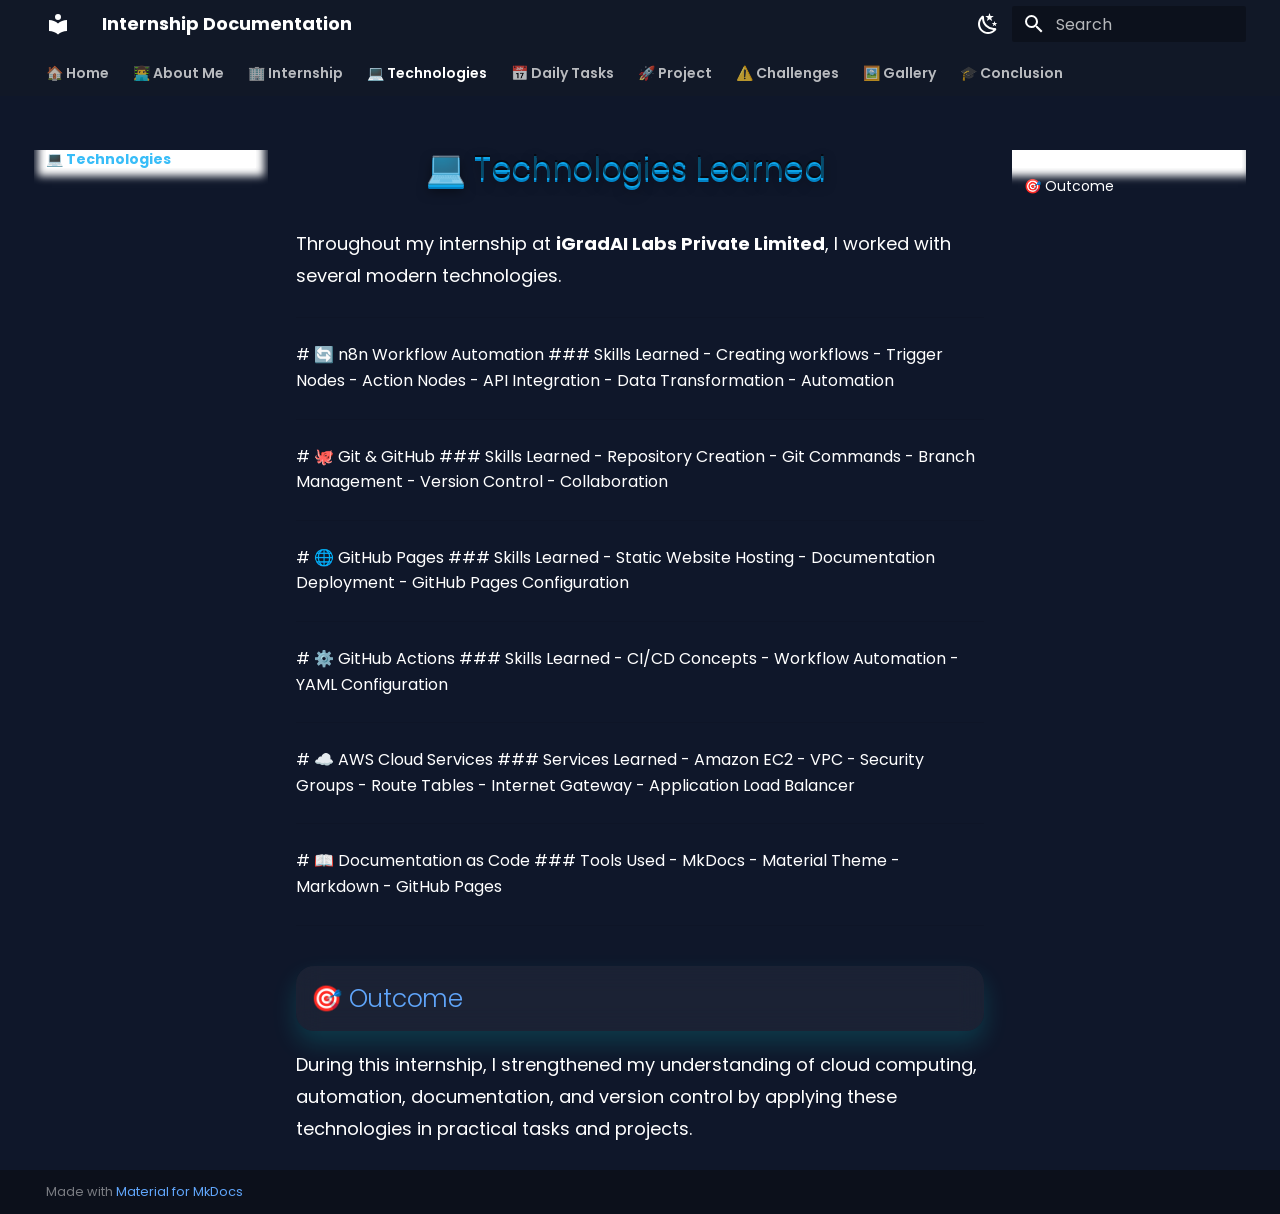
<file: technologies/index.html>
<!doctype html>
<html lang="en" class="no-js">
  <head>
    
      <meta charset="utf-8">
      <meta name="viewport" content="width=device-width,initial-scale=1">
      
      
      
        <link rel="canonical" href="https://YOUR_GITHUB_USERNAME.github.io/InternshipDocumentation/technologies/">
      
      
        <link rel="prev" href="../internship/">
      
      
        <link rel="next" href="../tasks/">
      
      
        
      
      
      <link rel="icon" href="../assets/images/favicon.png">
      <meta name="generator" content="mkdocs-1.6.1, mkdocs-material-9.7.6">
    
    
      
        <title>💻 Technologies - Internship Documentation</title>
      
    
    
      <link rel="stylesheet" href="../assets/stylesheets/main.484c7ddc.min.css">
      
        
        <link rel="stylesheet" href="../assets/stylesheets/palette.ab4e12ef.min.css">
      
      


    
    
      
    
    
      
        
        
        <link rel="preconnect" href="https://fonts.gstatic.com" crossorigin>
        <link rel="stylesheet" href="https://fonts.googleapis.com/css?family=Poppins:300,300i,400,400i,700,700i%7CJetBrains+Mono:400,400i,700,700i&display=fallback">
        <style>:root{--md-text-font:"Poppins";--md-code-font:"JetBrains Mono"}</style>
      
    
    
      <link rel="stylesheet" href="../assets/stylesheets/extra.css">
    
    <script>__md_scope=new URL("..",location),__md_hash=e=>[...e].reduce(((e,_)=>(e<<5)-e+_.charCodeAt(0)),0),__md_get=(e,_=localStorage,t=__md_scope)=>JSON.parse(_.getItem(t.pathname+"."+e)),__md_set=(e,_,t=localStorage,a=__md_scope)=>{try{t.setItem(a.pathname+"."+e,JSON.stringify(_))}catch(e){}}</script>
    
      

    
    
  </head>
  
  
    
    
      
    
    
    
    
    <body dir="ltr" data-md-color-scheme="default" data-md-color-primary="indigo" data-md-color-accent="blue">
  
    
    <input class="md-toggle" data-md-toggle="drawer" type="checkbox" id="__drawer" autocomplete="off">
    <input class="md-toggle" data-md-toggle="search" type="checkbox" id="__search" autocomplete="off">
    <label class="md-overlay" for="__drawer"></label>
    <div data-md-component="skip">
      
        
        <a href="#technologies-learned" class="md-skip">
          Skip to content
        </a>
      
    </div>
    <div data-md-component="announce">
      
    </div>
    
    
      

<header class="md-header" data-md-component="header">
  <nav class="md-header__inner md-grid" aria-label="Header">
    <a href=".." title="Internship Documentation" class="md-header__button md-logo" aria-label="Internship Documentation" data-md-component="logo">
      
  
  <svg xmlns="http://www.w3.org/2000/svg" viewBox="0 0 24 24"><path d="M12 8a3 3 0 0 0 3-3 3 3 0 0 0-3-3 3 3 0 0 0-3 3 3 3 0 0 0 3 3m0 3.54C9.64 9.35 6.5 8 3 8v11c3.5 0 6.64 1.35 9 3.54 2.36-2.19 5.5-3.54 9-3.54V8c-3.5 0-6.64 1.35-9 3.54"/></svg>

    </a>
    <label class="md-header__button md-icon" for="__drawer">
      
      <svg xmlns="http://www.w3.org/2000/svg" viewBox="0 0 24 24"><path d="M3 6h18v2H3zm0 5h18v2H3zm0 5h18v2H3z"/></svg>
    </label>
    <div class="md-header__title" data-md-component="header-title">
      <div class="md-header__ellipsis">
        <div class="md-header__topic">
          <span class="md-ellipsis">
            Internship Documentation
          </span>
        </div>
        <div class="md-header__topic" data-md-component="header-topic">
          <span class="md-ellipsis">
            
              💻 Technologies
            
          </span>
        </div>
      </div>
    </div>
    
      
        <form class="md-header__option" data-md-component="palette">
  
    
    
    
    <input class="md-option" data-md-color-media="" data-md-color-scheme="default" data-md-color-primary="indigo" data-md-color-accent="blue"  aria-label="Dark mode"  type="radio" name="__palette" id="__palette_0">
    
      <label class="md-header__button md-icon" title="Dark mode" for="__palette_1" hidden>
        <svg xmlns="http://www.w3.org/2000/svg" viewBox="0 0 24 24"><path d="m17.75 4.09-2.53 1.94.91 3.06-2.63-1.81-2.63 1.81.91-3.06-2.53-1.94L12.44 4l1.06-3 1.06 3zm3.5 6.91-1.64 1.25.59 1.98-1.7-1.17-1.7 1.17.59-1.98L15.75 11l2.06-.05L18.5 9l.69 1.95zm-2.28 4.95c.83-.08 1.72 1.1 1.19 1.85-.32.45-.66.87-1.08 1.27C15.17 23 8.84 23 4.94 19.07c-3.91-3.9-3.91-10.24 0-14.14.4-.4.82-.76 1.27-1.08.75-.53 1.93.36 1.85 1.19-.27 2.86.69 5.83 2.89 8.02a9.96 9.96 0 0 0 8.02 2.89m-1.64 2.02a12.08 12.08 0 0 1-7.8-3.47c-2.17-2.19-3.33-5-3.49-7.82-2.81 3.14-2.7 7.96.31 10.98 3.02 3.01 7.84 3.12 10.98.31"/></svg>
      </label>
    
  
    
    
    
    <input class="md-option" data-md-color-media="" data-md-color-scheme="slate" data-md-color-primary="indigo" data-md-color-accent="blue"  aria-label="Light mode"  type="radio" name="__palette" id="__palette_1">
    
      <label class="md-header__button md-icon" title="Light mode" for="__palette_0" hidden>
        <svg xmlns="http://www.w3.org/2000/svg" viewBox="0 0 24 24"><path d="M12 7a5 5 0 0 1 5 5 5 5 0 0 1-5 5 5 5 0 0 1-5-5 5 5 0 0 1 5-5m0 2a3 3 0 0 0-3 3 3 3 0 0 0 3 3 3 3 0 0 0 3-3 3 3 0 0 0-3-3m0-7 2.39 3.42C13.65 5.15 12.84 5 12 5s-1.65.15-2.39.42zM3.34 7l4.16-.35A7.2 7.2 0 0 0 5.94 8.5c-.44.74-.69 1.5-.83 2.29zm.02 10 1.76-3.77a7.131 7.131 0 0 0 2.38 4.14zM20.65 7l-1.77 3.79a7.02 7.02 0 0 0-2.38-4.15zm-.01 10-4.14.36c.59-.51 1.12-1.14 1.54-1.86.42-.73.69-1.5.83-2.29zM12 22l-2.41-3.44c.74.27 1.55.44 2.41.44.82 0 1.63-.17 2.37-.44z"/></svg>
      </label>
    
  
</form>
      
    
    
      <script>var palette=__md_get("__palette");if(palette&&palette.color){if("(prefers-color-scheme)"===palette.color.media){var media=matchMedia("(prefers-color-scheme: light)"),input=document.querySelector(media.matches?"[data-md-color-media='(prefers-color-scheme: light)']":"[data-md-color-media='(prefers-color-scheme: dark)']");palette.color.media=input.getAttribute("data-md-color-media"),palette.color.scheme=input.getAttribute("data-md-color-scheme"),palette.color.primary=input.getAttribute("data-md-color-primary"),palette.color.accent=input.getAttribute("data-md-color-accent")}for(var[key,value]of Object.entries(palette.color))document.body.setAttribute("data-md-color-"+key,value)}</script>
    
    
    
      
      
        <label class="md-header__button md-icon" for="__search">
          
          <svg xmlns="http://www.w3.org/2000/svg" viewBox="0 0 24 24"><path d="M9.5 3A6.5 6.5 0 0 1 16 9.5c0 1.61-.59 3.09-1.56 4.23l.27.27h.79l5 5-1.5 1.5-5-5v-.79l-.27-.27A6.52 6.52 0 0 1 9.5 16 6.5 6.5 0 0 1 3 9.5 6.5 6.5 0 0 1 9.5 3m0 2C7 5 5 7 5 9.5S7 14 9.5 14 14 12 14 9.5 12 5 9.5 5"/></svg>
        </label>
        <div class="md-search" data-md-component="search" role="dialog">
  <label class="md-search__overlay" for="__search"></label>
  <div class="md-search__inner" role="search">
    <form class="md-search__form" name="search">
      <input type="text" class="md-search__input" name="query" aria-label="Search" placeholder="Search" autocapitalize="off" autocorrect="off" autocomplete="off" spellcheck="false" data-md-component="search-query" required>
      <label class="md-search__icon md-icon" for="__search">
        
        <svg xmlns="http://www.w3.org/2000/svg" viewBox="0 0 24 24"><path d="M9.5 3A6.5 6.5 0 0 1 16 9.5c0 1.61-.59 3.09-1.56 4.23l.27.27h.79l5 5-1.5 1.5-5-5v-.79l-.27-.27A6.52 6.52 0 0 1 9.5 16 6.5 6.5 0 0 1 3 9.5 6.5 6.5 0 0 1 9.5 3m0 2C7 5 5 7 5 9.5S7 14 9.5 14 14 12 14 9.5 12 5 9.5 5"/></svg>
        
        <svg xmlns="http://www.w3.org/2000/svg" viewBox="0 0 24 24"><path d="M20 11v2H8l5.5 5.5-1.42 1.42L4.16 12l7.92-7.92L13.5 5.5 8 11z"/></svg>
      </label>
      <nav class="md-search__options" aria-label="Search">
        
        <button type="reset" class="md-search__icon md-icon" title="Clear" aria-label="Clear" tabindex="-1">
          
          <svg xmlns="http://www.w3.org/2000/svg" viewBox="0 0 24 24"><path d="M19 6.41 17.59 5 12 10.59 6.41 5 5 6.41 10.59 12 5 17.59 6.41 19 12 13.41 17.59 19 19 17.59 13.41 12z"/></svg>
        </button>
      </nav>
      
    </form>
    <div class="md-search__output">
      <div class="md-search__scrollwrap" tabindex="0" data-md-scrollfix>
        <div class="md-search-result" data-md-component="search-result">
          <div class="md-search-result__meta">
            Initializing search
          </div>
          <ol class="md-search-result__list" role="presentation"></ol>
        </div>
      </div>
    </div>
  </div>
</div>
      
    
    
  </nav>
  
</header>
    
    <div class="md-container" data-md-component="container">
      
      
        
          
            
<nav class="md-tabs" aria-label="Tabs" data-md-component="tabs">
  <div class="md-grid">
    <ul class="md-tabs__list">
      
        
  
  
  
  
    <li class="md-tabs__item">
      <a href=".." class="md-tabs__link">
        
  
  
    
  
  🏠 Home

      </a>
    </li>
  

      
        
  
  
  
  
    <li class="md-tabs__item">
      <a href="../about/" class="md-tabs__link">
        
  
  
    
  
  👨‍💻 About Me

      </a>
    </li>
  

      
        
  
  
  
  
    <li class="md-tabs__item">
      <a href="../internship/" class="md-tabs__link">
        
  
  
    
  
  🏢 Internship

      </a>
    </li>
  

      
        
  
  
  
    
  
  
    <li class="md-tabs__item md-tabs__item--active">
      <a href="./" class="md-tabs__link">
        
  
  
    
  
  💻 Technologies

      </a>
    </li>
  

      
        
  
  
  
  
    <li class="md-tabs__item">
      <a href="../tasks/" class="md-tabs__link">
        
  
  
    
  
  📅 Daily Tasks

      </a>
    </li>
  

      
        
  
  
  
  
    <li class="md-tabs__item">
      <a href="../project/" class="md-tabs__link">
        
  
  
    
  
  🚀 Project

      </a>
    </li>
  

      
        
  
  
  
  
    <li class="md-tabs__item">
      <a href="../challenges/" class="md-tabs__link">
        
  
  
    
  
  ⚠️ Challenges

      </a>
    </li>
  

      
        
  
  
  
  
    <li class="md-tabs__item">
      <a href="../gallery/" class="md-tabs__link">
        
  
  
    
  
  🖼️ Gallery

      </a>
    </li>
  

      
        
  
  
  
  
    <li class="md-tabs__item">
      <a href="../conclusion/" class="md-tabs__link">
        
  
  
    
  
  🎓 Conclusion

      </a>
    </li>
  

      
    </ul>
  </div>
</nav>
          
        
      
      <main class="md-main" data-md-component="main">
        <div class="md-main__inner md-grid">
          
            
              
              <div class="md-sidebar md-sidebar--primary" data-md-component="sidebar" data-md-type="navigation" >
                <div class="md-sidebar__scrollwrap">
                  <div class="md-sidebar__inner">
                    


  


<nav class="md-nav md-nav--primary md-nav--lifted" aria-label="Navigation" data-md-level="0">
  <label class="md-nav__title" for="__drawer">
    <a href=".." title="Internship Documentation" class="md-nav__button md-logo" aria-label="Internship Documentation" data-md-component="logo">
      
  
  <svg xmlns="http://www.w3.org/2000/svg" viewBox="0 0 24 24"><path d="M12 8a3 3 0 0 0 3-3 3 3 0 0 0-3-3 3 3 0 0 0-3 3 3 3 0 0 0 3 3m0 3.54C9.64 9.35 6.5 8 3 8v11c3.5 0 6.64 1.35 9 3.54 2.36-2.19 5.5-3.54 9-3.54V8c-3.5 0-6.64 1.35-9 3.54"/></svg>

    </a>
    Internship Documentation
  </label>
  
  <ul class="md-nav__list" data-md-scrollfix>
    
      
      
  
  
  
  
    <li class="md-nav__item">
      <a href=".." class="md-nav__link">
        
  
  
  <span class="md-ellipsis">
    
  
    🏠 Home
  

    
  </span>
  
  

      </a>
    </li>
  

    
      
      
  
  
  
  
    <li class="md-nav__item">
      <a href="../about/" class="md-nav__link">
        
  
  
  <span class="md-ellipsis">
    
  
    👨‍💻 About Me
  

    
  </span>
  
  

      </a>
    </li>
  

    
      
      
  
  
  
  
    <li class="md-nav__item">
      <a href="../internship/" class="md-nav__link">
        
  
  
  <span class="md-ellipsis">
    
  
    🏢 Internship
  

    
  </span>
  
  

      </a>
    </li>
  

    
      
      
  
  
    
  
  
  
    <li class="md-nav__item md-nav__item--active">
      
      <input class="md-nav__toggle md-toggle" type="checkbox" id="__toc">
      
      
        
      
      
        <label class="md-nav__link md-nav__link--active" for="__toc">
          
  
  
  <span class="md-ellipsis">
    
  
    💻 Technologies
  

    
  </span>
  
  

          <span class="md-nav__icon md-icon"></span>
        </label>
      
      <a href="./" class="md-nav__link md-nav__link--active">
        
  
  
  <span class="md-ellipsis">
    
  
    💻 Technologies
  

    
  </span>
  
  

      </a>
      
        

<nav class="md-nav md-nav--secondary" aria-label="Table of contents">
  
  
  
    
  
  
    <label class="md-nav__title" for="__toc">
      <span class="md-nav__icon md-icon"></span>
      Table of contents
    </label>
    <ul class="md-nav__list" data-md-component="toc" data-md-scrollfix>
      
        <li class="md-nav__item">
  <a href="#outcome" class="md-nav__link">
    <span class="md-ellipsis">
      
        🎯 Outcome
      
    </span>
  </a>
  
</li>
      
    </ul>
  
</nav>
      
    </li>
  

    
      
      
  
  
  
  
    <li class="md-nav__item">
      <a href="../tasks/" class="md-nav__link">
        
  
  
  <span class="md-ellipsis">
    
  
    📅 Daily Tasks
  

    
  </span>
  
  

      </a>
    </li>
  

    
      
      
  
  
  
  
    <li class="md-nav__item">
      <a href="../project/" class="md-nav__link">
        
  
  
  <span class="md-ellipsis">
    
  
    🚀 Project
  

    
  </span>
  
  

      </a>
    </li>
  

    
      
      
  
  
  
  
    <li class="md-nav__item">
      <a href="../challenges/" class="md-nav__link">
        
  
  
  <span class="md-ellipsis">
    
  
    ⚠️ Challenges
  

    
  </span>
  
  

      </a>
    </li>
  

    
      
      
  
  
  
  
    <li class="md-nav__item">
      <a href="../gallery/" class="md-nav__link">
        
  
  
  <span class="md-ellipsis">
    
  
    🖼️ Gallery
  

    
  </span>
  
  

      </a>
    </li>
  

    
      
      
  
  
  
  
    <li class="md-nav__item">
      <a href="../conclusion/" class="md-nav__link">
        
  
  
  <span class="md-ellipsis">
    
  
    🎓 Conclusion
  

    
  </span>
  
  

      </a>
    </li>
  

    
  </ul>
</nav>
                  </div>
                </div>
              </div>
            
            
              
              <div class="md-sidebar md-sidebar--secondary" data-md-component="sidebar" data-md-type="toc" >
                <div class="md-sidebar__scrollwrap">
                  <div class="md-sidebar__inner">
                    

<nav class="md-nav md-nav--secondary" aria-label="Table of contents">
  
  
  
    
  
  
    <label class="md-nav__title" for="__toc">
      <span class="md-nav__icon md-icon"></span>
      Table of contents
    </label>
    <ul class="md-nav__list" data-md-component="toc" data-md-scrollfix>
      
        <li class="md-nav__item">
  <a href="#outcome" class="md-nav__link">
    <span class="md-ellipsis">
      
        🎯 Outcome
      
    </span>
  </a>
  
</li>
      
    </ul>
  
</nav>
                  </div>
                </div>
              </div>
            
          
          
            <div class="md-content" data-md-component="content">
              
              <article class="md-content__inner md-typeset">
                
                  



<h1 id="technologies-learned">💻 Technologies Learned<a class="headerlink" href="#technologies-learned" title="Permanent link">&para;</a></h1>
<p>Throughout my internship at <strong>iGradAI Labs Private Limited</strong>, I worked with several modern technologies.</p>
<hr />
<div class="card">

# 🔄 n8n Workflow Automation

### Skills Learned

- Creating workflows
- Trigger Nodes
- Action Nodes
- API Integration
- Data Transformation
- Automation

</div>

<hr />
<div class="card">

# 🐙 Git & GitHub

### Skills Learned

- Repository Creation
- Git Commands
- Branch Management
- Version Control
- Collaboration

</div>

<hr />
<div class="card">

# 🌐 GitHub Pages

### Skills Learned

- Static Website Hosting
- Documentation Deployment
- GitHub Pages Configuration

</div>

<hr />
<div class="card">

# ⚙️ GitHub Actions

### Skills Learned

- CI/CD Concepts
- Workflow Automation
- YAML Configuration

</div>

<hr />
<div class="card">

# ☁️ AWS Cloud Services

### Services Learned

- Amazon EC2
- VPC
- Security Groups
- Route Tables
- Internet Gateway
- Application Load Balancer

</div>

<hr />
<div class="card">

# 📖 Documentation as Code

### Tools Used

- MkDocs
- Material Theme
- Markdown
- GitHub Pages

</div>

<hr />
<h2 id="outcome">🎯 Outcome<a class="headerlink" href="#outcome" title="Permanent link">&para;</a></h2>
<p>During this internship, I strengthened my understanding of cloud computing, automation, documentation, and version control by applying these technologies in practical tasks and projects.</p>












                
              </article>
            </div>
          
          
<script>var target=document.getElementById(location.hash.slice(1));target&&target.name&&(target.checked=target.name.startsWith("__tabbed_"))</script>
        </div>
        
          <button type="button" class="md-top md-icon" data-md-component="top" hidden>
  
  <svg xmlns="http://www.w3.org/2000/svg" viewBox="0 0 24 24"><path d="M13 20h-2V8l-5.5 5.5-1.42-1.42L12 4.16l7.92 7.92-1.42 1.42L13 8z"/></svg>
  Back to top
</button>
        
      </main>
      
        <footer class="md-footer">
  
  <div class="md-footer-meta md-typeset">
    <div class="md-footer-meta__inner md-grid">
      <div class="md-copyright">
  
  
    Made with
    <a href="https://squidfunk.github.io/mkdocs-material/" target="_blank" rel="noopener">
      Material for MkDocs
    </a>
  
</div>
      
    </div>
  </div>
</footer>
      
    </div>
    <div class="md-dialog" data-md-component="dialog">
      <div class="md-dialog__inner md-typeset"></div>
    </div>
    
    
    
      
      
      <script id="__config" type="application/json">{"annotate": null, "base": "..", "features": ["navigation.tabs", "navigation.sections", "navigation.expand", "navigation.top", "search.highlight", "content.code.copy"], "search": "../assets/javascripts/workers/search.2c215733.min.js", "tags": null, "translations": {"clipboard.copied": "Copied to clipboard", "clipboard.copy": "Copy to clipboard", "search.result.more.one": "1 more on this page", "search.result.more.other": "# more on this page", "search.result.none": "No matching documents", "search.result.one": "1 matching document", "search.result.other": "# matching documents", "search.result.placeholder": "Type to start searching", "search.result.term.missing": "Missing", "select.version": "Select version"}, "version": null}</script>
    
    
      <script src="../assets/javascripts/bundle.79ae519e.min.js"></script>
      
    
  </body>
</html>
</file>
<file: assets/stylesheets/extra.css>
/* Google Font */
@import url('https://fonts.googleapis.com/css2?family=Poppins:wght@300;400;500;600;700;800&display=swap');

/* ===========================
   Dark Background
=========================== */

body{
    font-family:'Poppins',sans-serif;
    background:#0f172a;
}

/* Main Content */

.md-main{
    background:#0f172a;
}

.md-content{
    background:#0f172a;
}

/* ===========================
   Text
=========================== */

.md-typeset{
    color:white;
}

/* ===========================
   3D Heading
=========================== */

h1{

    font-size:48px;

    font-weight:800;

    text-align:center;

    color:#38bdf8;

    text-shadow:

    0px 2px 0px #0ea5e9,

    0px 4px 0px #0284c7,

    0px 6px 12px rgba(0,0,0,.5);

    transition:.5s;
}

h1:hover{

    transform:

    perspective(800px)

    rotateX(12deg)

    scale(1.05);

    text-shadow:

    0px 2px 0px #38bdf8,

    0px 8px 20px cyan;
}

h2{

    font-size:34px;

    color:#60a5fa;

    padding:15px;

    border-radius:18px;

    background:rgba(255,255,255,.05);

    backdrop-filter:blur(12px);

    box-shadow:

    0 12px 25px rgba(0,255,255,.15);

    transition:.4s;
}

h2:hover{

    transform:

    perspective(800px)

    rotateY(10deg)

    translateY(-5px);

    box-shadow:

    0 20px 40px cyan;
}

h3{

    color:#93c5fd;

    transition:.4s;
}

h3:hover{

    transform:scale(1.05);
}

/* ===========================
   Paragraph
=========================== */

p{

    color:#e2e8f0;

    font-size:18px;

    line-height:1.8;
}

/* ===========================
   Cards
=========================== */

table{

    background:rgba(255,255,255,.05);

    border-radius:18px;

    overflow:hidden;

    box-shadow:

    0 15px 35px rgba(0,255,255,.15);

    transition:.4s;
}

table:hover{

    transform:

    translateY(-6px);

    box-shadow:

    0 20px 45px cyan;
}

/* ===========================
   Images
=========================== */

img{

    border-radius:20px;

    transition:.5s;

    box-shadow:

    0 20px 40px rgba(0,0,0,.5);
}

img:hover{

    transform:

    perspective(900px)

    rotateY(8deg)

    scale(1.05);

    box-shadow:

    0 25px 60px cyan;
}

/* ===========================
   Navigation
=========================== */

.md-tabs{

    background:#111827;
}

.md-tabs__link{

    color:white;

    font-weight:600;

    transition:.3s;
}

.md-tabs__link:hover{

    color:#38bdf8;

    transform:translateY(-2px);
}

/* ===========================
   Sidebar
=========================== */

.md-sidebar{

    background:#111827;
}

/* ===========================
   Animation
=========================== */

.md-content{

    animation:fadeIn .8s ease;
}

@keyframes fadeIn{

from{

opacity:0;

transform:translateY(25px);

}

to{

opacity:1;

transform:translateY(0);

}

}
/* ===== Fix Text Color in Dark Mode ===== */

/* Main content */
.md-typeset,
.md-typeset p,
.md-typeset li,
.md-typeset td,
.md-typeset th,
.md-typeset strong,
.md-typeset em {
    color: #ffffff !important;
}

/* Navigation */
.md-nav__title,
.md-nav__link {
    color: #ffffff !important;
}

/* Table */
.md-typeset table {
    color: white !important;
}

/* Code */
.md-typeset code {
    color: #00e5ff !important;
}

/* Sidebar */
.md-sidebar {
    background: #0f172a;
}

/* Header */
.md-header {
    background: #111827;
}

/* Footer */
.md-footer {
    background: #111827;
    color: white;
}
/* ===== Fix Dark Mode Text ===== */

.md-typeset {
    color: #ffffff !important;
}

.md-typeset p,
.md-typeset li,
.md-typeset td,
.md-typeset th,
.md-typeset strong,
.md-typeset em {
    color: #ffffff !important;
}

/* Tables */
.md-typeset table {
    background: #1e293b !important;
    color: #ffffff !important;
}

.md-typeset th {
    background: #0f172a !important;
    color: #38bdf8 !important;
}

.md-typeset td {
    background: #1e293b !important;
    color: #ffffff !important;
}

/* Links */
.md-typeset a {
    color: #60a5fa !important;
}

/* Sidebar */
.md-nav__link,
.md-nav__title {
    color: #ffffff !important;
}
/* ===== Left Sidebar ===== */
.md-sidebar {
    background-color: #0f172a !important;
}

.md-sidebar__scrollwrap {
    background-color: #0f172a !important;
}

.md-nav {
    background-color: #0f172a !important;
}

.md-nav__link {
    color: #ffffff !important;
}

.md-nav__link:hover {
    color: #38bdf8 !important;
}

/* ===== Right Table of Contents ===== */
.md-sidebar--secondary {
    background-color: #0f172a !important;
}

.md-sidebar--secondary .md-nav {
    background-color: #0f172a !important;
}

.md-sidebar--secondary .md-nav__link {
    color: #ffffff !important;
}

.md-sidebar--secondary .md-nav__link:hover {
    color: #38bdf8 !important;
}

/* ===== Active Navigation Link ===== */
.md-nav__link--active {
    color: #38bdf8 !important;
    font-weight: bold;
}
/* ===================================
   Floating Image Animation
=================================== */

.md-typeset img {
    display: block;
    margin: 25px auto;
    border-radius: 20px;
    box-shadow: 0 20px 40px rgba(0,0,0,.35);
    transition: all 0.5s ease;
    animation: floating 4s ease-in-out infinite;
}

/* Hover Effect */
.md-typeset img:hover{
    transform: scale(1.08) translateY(-12px);
    box-shadow: 0 35px 70px rgba(0,180,255,.5);
    cursor: pointer;
}

/* Floating Animation */
@keyframes floating{

    0%{
        transform:translateY(0px);
    }

    50%{
        transform:translateY(-12px);
    }

    100%{
        transform:translateY(0px);
    }

}
</file>
<file: assets/stylesheets/main.484c7ddc.min.css>
@charset "UTF-8";html{-webkit-text-size-adjust:none;-moz-text-size-adjust:none;text-size-adjust:none;box-sizing:border-box}*,:after,:before{box-sizing:inherit}@media (prefers-reduced-motion){*,:after,:before{transition:none!important}}body{margin:0}a,button,input,label{-webkit-tap-highlight-color:transparent}a{color:inherit;text-decoration:none}hr{border:0;box-sizing:initial;display:block;height:.05rem;overflow:visible;padding:0}small{font-size:80%}sub,sup{line-height:1em}img{border-style:none}table{border-collapse:initial;border-spacing:0}td,th{font-weight:400;vertical-align:top}button{background:#0000;border:0;font-family:inherit;font-size:inherit;margin:0;padding:0}input{border:0;outline:none}:root{--md-primary-fg-color:#4051b5;--md-primary-fg-color--light:#5d6cc0;--md-primary-fg-color--dark:#303fa1;--md-primary-bg-color:#fff;--md-primary-bg-color--light:#ffffffb3;--md-accent-fg-color:#526cfe;--md-accent-fg-color--transparent:#526cfe1a;--md-accent-bg-color:#fff;--md-accent-bg-color--light:#ffffffb3}[data-md-color-scheme=default]{color-scheme:light}[data-md-color-scheme=default] img[src$="#gh-dark-mode-only"],[data-md-color-scheme=default] img[src$="#only-dark"]{display:none}:root,[data-md-color-scheme=default]{--md-hue:225deg;--md-default-fg-color:#000000de;--md-default-fg-color--light:#0000008a;--md-default-fg-color--lighter:#00000052;--md-default-fg-color--lightest:#00000012;--md-default-bg-color:#fff;--md-default-bg-color--light:#ffffffb3;--md-default-bg-color--lighter:#ffffff4d;--md-default-bg-color--lightest:#ffffff1f;--md-code-fg-color:#36464e;--md-code-bg-color:#f5f5f5;--md-code-bg-color--light:#f5f5f5b3;--md-code-bg-color--lighter:#f5f5f54d;--md-code-hl-color:#4287ff;--md-code-hl-color--light:#4287ff1a;--md-code-hl-number-color:#d52a2a;--md-code-hl-special-color:#db1457;--md-code-hl-function-color:#a846b9;--md-code-hl-constant-color:#6e59d9;--md-code-hl-keyword-color:#3f6ec6;--md-code-hl-string-color:#1c7d4d;--md-code-hl-name-color:var(--md-code-fg-color);--md-code-hl-operator-color:var(--md-default-fg-color--light);--md-code-hl-punctuation-color:var(--md-default-fg-color--light);--md-code-hl-comment-color:var(--md-default-fg-color--light);--md-code-hl-generic-color:var(--md-default-fg-color--light);--md-code-hl-variable-color:var(--md-default-fg-color--light);--md-typeset-color:var(--md-default-fg-color);--md-typeset-a-color:var(--md-primary-fg-color);--md-typeset-del-color:#f5503d26;--md-typeset-ins-color:#0bd57026;--md-typeset-kbd-color:#fafafa;--md-typeset-kbd-accent-color:#fff;--md-typeset-kbd-border-color:#b8b8b8;--md-typeset-mark-color:#ffff0080;--md-typeset-table-color:#0000001f;--md-typeset-table-color--light:rgba(0,0,0,.035);--md-admonition-fg-color:var(--md-default-fg-color);--md-admonition-bg-color:var(--md-default-bg-color);--md-warning-fg-color:#000000de;--md-warning-bg-color:#ff9;--md-footer-fg-color:#fff;--md-footer-fg-color--light:#ffffffb3;--md-footer-fg-color--lighter:#ffffff73;--md-footer-bg-color:#000000de;--md-footer-bg-color--dark:#00000052;--md-shadow-z1:0 0.2rem 0.5rem #0000000d,0 0 0.05rem #0000001a;--md-shadow-z2:0 0.2rem 0.5rem #0000001a,0 0 0.05rem #00000040;--md-shadow-z3:0 0.2rem 0.5rem #0003,0 0 0.05rem #00000059}.md-icon svg{fill:currentcolor;display:block;height:1.2rem;width:1.2rem}body{-webkit-font-smoothing:antialiased;-moz-osx-font-smoothing:grayscale;--md-text-font-family:var(--md-text-font,_),-apple-system,BlinkMacSystemFont,Helvetica,Arial,sans-serif;--md-code-font-family:var(--md-code-font,_),SFMono-Regular,Consolas,Menlo,monospace}aside,body,input{font-feature-settings:"kern","liga";color:var(--md-typeset-color);font-family:var(--md-text-font-family)}code,kbd,pre{font-feature-settings:"kern";font-family:var(--md-code-font-family)}:root{--md-typeset-table-sort-icon:url('data:image/svg+xml;charset=utf-8,<svg xmlns="http://www.w3.org/2000/svg" viewBox="0 0 24 24"><path d="m18 21-4-4h3V7h-3l4-4 4 4h-3v10h3M2 19v-2h10v2M2 13v-2h7v2M2 7V5h4v2z"/></svg>');--md-typeset-table-sort-icon--asc:url('data:image/svg+xml;charset=utf-8,<svg xmlns="http://www.w3.org/2000/svg" viewBox="0 0 24 24"><path d="M19 17h3l-4 4-4-4h3V3h2M2 17h10v2H2M6 5v2H2V5m0 6h7v2H2z"/></svg>');--md-typeset-table-sort-icon--desc:url('data:image/svg+xml;charset=utf-8,<svg xmlns="http://www.w3.org/2000/svg" viewBox="0 0 24 24"><path d="M19 7h3l-4-4-4 4h3v14h2M2 17h10v2H2M6 5v2H2V5m0 6h7v2H2z"/></svg>')}.md-typeset{-webkit-print-color-adjust:exact;color-adjust:exact;font-size:.8rem;line-height:1.6;overflow-wrap:break-word}@media print{.md-typeset{font-size:.68rem}}.md-typeset blockquote,.md-typeset dl,.md-typeset figure,.md-typeset ol,.md-typeset pre,.md-typeset ul{margin-bottom:1em;margin-top:1em}.md-typeset h1{color:var(--md-default-fg-color--light);font-size:2em;line-height:1.3;margin:0 0 1.25em}.md-typeset h1,.md-typeset h2{font-weight:300;letter-spacing:-.01em}.md-typeset h2{font-size:1.5625em;line-height:1.4;margin:1.6em 0 .64em}.md-typeset h3{font-size:1.25em;font-weight:400;letter-spacing:-.01em;line-height:1.5;margin:1.6em 0 .8em}.md-typeset h2+h3{margin-top:.8em}.md-typeset h4{font-weight:700;letter-spacing:-.01em;margin:1em 0}.md-typeset h5,.md-typeset h6{color:var(--md-default-fg-color--light);font-size:.8em;font-weight:700;letter-spacing:-.01em;margin:1.25em 0}.md-typeset h5{text-transform:uppercase}.md-typeset h5 code{text-transform:none}.md-typeset hr{border-bottom:.05rem solid var(--md-default-fg-color--lightest);display:flow-root;margin:1.5em 0}.md-typeset a{color:var(--md-typeset-a-color);word-break:break-word}.md-typeset a,.md-typeset a:before{transition:color 125ms}.md-typeset a:focus,.md-typeset a:hover{color:var(--md-accent-fg-color)}.md-typeset a:focus code,.md-typeset a:hover code{background-color:var(--md-accent-fg-color--transparent);color:var(--md-accent-fg-color)}.md-typeset a code{color:var(--md-typeset-a-color)}.md-typeset a.focus-visible{outline-color:var(--md-accent-fg-color);outline-offset:.2rem}.md-typeset code,.md-typeset kbd,.md-typeset pre{color:var(--md-code-fg-color);direction:ltr;font-variant-ligatures:none;transition:background-color 125ms}@media print{.md-typeset code,.md-typeset kbd,.md-typeset pre{white-space:pre-wrap}}.md-typeset code{background-color:var(--md-code-bg-color);border-radius:.1rem;-webkit-box-decoration-break:clone;box-decoration-break:clone;font-size:.85em;padding:0 .2941176471em;transition:color 125ms,background-color 125ms;word-break:break-word}.md-typeset code:not(.focus-visible){-webkit-tap-highlight-color:transparent;outline:none}.md-typeset pre{display:flow-root;line-height:1.4;position:relative}.md-typeset pre>code{-webkit-box-decoration-break:slice;box-decoration-break:slice;box-shadow:none;display:block;margin:0;outline-color:var(--md-accent-fg-color);overflow:auto;padding:.7720588235em 1.1764705882em;scrollbar-color:var(--md-default-fg-color--lighter) #0000;scrollbar-width:thin;touch-action:auto;word-break:normal}.md-typeset pre>code:hover{scrollbar-color:var(--md-accent-fg-color) #0000}.md-typeset pre>code::-webkit-scrollbar{height:.2rem;width:.2rem}.md-typeset pre>code::-webkit-scrollbar-thumb{background-color:var(--md-default-fg-color--lighter)}.md-typeset pre>code::-webkit-scrollbar-thumb:hover{background-color:var(--md-accent-fg-color)}.md-typeset kbd{background-color:var(--md-typeset-kbd-color);border-radius:.1rem;box-shadow:0 .1rem 0 .05rem var(--md-typeset-kbd-border-color),0 .1rem 0 var(--md-typeset-kbd-border-color),0 -.1rem .2rem var(--md-typeset-kbd-accent-color) inset;color:var(--md-default-fg-color);display:inline-block;font-size:.75em;padding:0 .6666666667em;vertical-align:text-top;word-break:break-word}.md-typeset mark{background-color:var(--md-typeset-mark-color);-webkit-box-decoration-break:clone;box-decoration-break:clone;color:inherit;word-break:break-word}.md-typeset abbr{cursor:help;text-decoration:none}.md-typeset [data-preview],.md-typeset abbr{border-bottom:.05rem dotted var(--md-default-fg-color--light)}.md-typeset small{opacity:.75}[dir=ltr] .md-typeset sub,[dir=ltr] .md-typeset sup{margin-left:.078125em}[dir=rtl] .md-typeset sub,[dir=rtl] .md-typeset sup{margin-right:.078125em}[dir=ltr] .md-typeset blockquote{padding-left:.6rem}[dir=rtl] .md-typeset blockquote{padding-right:.6rem}[dir=ltr] .md-typeset blockquote{border-left:.2rem solid var(--md-default-fg-color--lighter)}[dir=rtl] .md-typeset blockquote{border-right:.2rem solid var(--md-default-fg-color--lighter)}.md-typeset blockquote{color:var(--md-default-fg-color--light);margin-left:0;margin-right:0}.md-typeset ul{list-style-type:disc}.md-typeset ul[type]{list-style-type:revert-layer}[dir=ltr] .md-typeset ol,[dir=ltr] .md-typeset ul{margin-left:.625em}[dir=rtl] .md-typeset ol,[dir=rtl] .md-typeset ul{margin-right:.625em}.md-typeset ol,.md-typeset ul{padding:0}.md-typeset ol:not([hidden]),.md-typeset ul:not([hidden]){display:flow-root}.md-typeset ol ol,.md-typeset ul ol{list-style-type:lower-alpha}.md-typeset ol ol ol,.md-typeset ul ol ol{list-style-type:lower-roman}.md-typeset ol ol ol ol,.md-typeset ul ol ol ol{list-style-type:upper-alpha}.md-typeset ol ol ol ol ol,.md-typeset ul ol ol ol ol{list-style-type:upper-roman}.md-typeset ol[type],.md-typeset ul[type]{list-style-type:revert-layer}[dir=ltr] .md-typeset ol li,[dir=ltr] .md-typeset ul li{margin-left:1.25em}[dir=rtl] .md-typeset ol li,[dir=rtl] .md-typeset ul li{margin-right:1.25em}.md-typeset ol li,.md-typeset ul li{margin-bottom:.5em}.md-typeset ol li blockquote,.md-typeset ol li p,.md-typeset ul li blockquote,.md-typeset ul li p{margin:.5em 0}.md-typeset ol li:last-child,.md-typeset ul li:last-child{margin-bottom:0}[dir=ltr] .md-typeset ol li ol,[dir=ltr] .md-typeset ol li ul,[dir=ltr] .md-typeset ul li ol,[dir=ltr] .md-typeset ul li ul{margin-left:.625em}[dir=rtl] .md-typeset ol li ol,[dir=rtl] .md-typeset ol li ul,[dir=rtl] .md-typeset ul li ol,[dir=rtl] .md-typeset ul li ul{margin-right:.625em}.md-typeset ol li ol,.md-typeset ol li ul,.md-typeset ul li ol,.md-typeset ul li ul{margin-bottom:.5em;margin-top:.5em}[dir=ltr] .md-typeset dd{margin-left:1.875em}[dir=rtl] .md-typeset dd{margin-right:1.875em}.md-typeset dd{margin-bottom:1.5em;margin-top:1em}.md-typeset img,.md-typeset svg,.md-typeset video{height:auto;max-width:100%}.md-typeset img[align=left]{margin:1em 1em 1em 0}.md-typeset img[align=right]{margin:1em 0 1em 1em}.md-typeset img[align]:only-child{margin-top:0}.md-typeset figure{display:flow-root;margin:1em auto;max-width:100%;text-align:center;width:fit-content}.md-typeset figure img{display:block;margin:0 auto}.md-typeset figcaption{font-style:italic;margin:1em auto;max-width:24rem}.md-typeset iframe{max-width:100%}.md-typeset table:not([class]){background-color:var(--md-default-bg-color);border:.05rem solid var(--md-typeset-table-color);border-radius:.1rem;display:inline-block;font-size:.64rem;max-width:100%;overflow:auto;touch-action:auto}@media print{.md-typeset table:not([class]){display:table}}.md-typeset table:not([class])+*{margin-top:1.5em}.md-typeset table:not([class]) td>:first-child,.md-typeset table:not([class]) th>:first-child{margin-top:0}.md-typeset table:not([class]) td>:last-child,.md-typeset table:not([class]) th>:last-child{margin-bottom:0}.md-typeset table:not([class]) td:not([align]),.md-typeset table:not([class]) th:not([align]){text-align:left}[dir=rtl] .md-typeset table:not([class]) td:not([align]),[dir=rtl] .md-typeset table:not([class]) th:not([align]){text-align:right}.md-typeset table:not([class]) th{font-weight:700;min-width:5rem;padding:.9375em 1.25em;vertical-align:top}.md-typeset table:not([class]) td{border-top:.05rem solid var(--md-typeset-table-color);padding:.9375em 1.25em;vertical-align:top}.md-typeset table:not([class]) tbody tr{transition:background-color 125ms}.md-typeset table:not([class]) tbody tr:hover{background-color:var(--md-typeset-table-color--light);box-shadow:0 .05rem 0 var(--md-default-bg-color) inset}.md-typeset table:not([class]) a{word-break:normal}.md-typeset table th[role=columnheader]{cursor:pointer}[dir=ltr] .md-typeset table th[role=columnheader]:after{margin-left:.5em}[dir=rtl] .md-typeset table th[role=columnheader]:after{margin-right:.5em}.md-typeset table th[role=columnheader]:after{content:"";display:inline-block;height:1.2em;-webkit-mask-image:var(--md-typeset-table-sort-icon);mask-image:var(--md-typeset-table-sort-icon);-webkit-mask-repeat:no-repeat;mask-repeat:no-repeat;-webkit-mask-size:contain;mask-size:contain;transition:background-color 125ms;vertical-align:text-bottom;width:1.2em}.md-typeset table th[role=columnheader]:hover:after{background-color:var(--md-default-fg-color--lighter)}.md-typeset table th[role=columnheader][aria-sort=ascending]:after{background-color:var(--md-default-fg-color--light);-webkit-mask-image:var(--md-typeset-table-sort-icon--asc);mask-image:var(--md-typeset-table-sort-icon--asc)}.md-typeset table th[role=columnheader][aria-sort=descending]:after{background-color:var(--md-default-fg-color--light);-webkit-mask-image:var(--md-typeset-table-sort-icon--desc);mask-image:var(--md-typeset-table-sort-icon--desc)}.md-typeset__scrollwrap{margin:1em -.8rem;overflow-x:auto;touch-action:auto}.md-typeset__table{display:inline-block;margin-bottom:.5em;padding:0 .8rem}@media print{.md-typeset__table{display:block}}html .md-typeset__table table{display:table;margin:0;overflow:hidden;width:100%}@media screen and (max-width:44.984375em){.md-content__inner>pre{margin:1em -.8rem}.md-content__inner>pre code{border-radius:0}}.md-typeset .md-author{border-radius:100%;display:block;flex-shrink:0;height:1.6rem;overflow:hidden;position:relative;transition:color 125ms,transform 125ms;width:1.6rem}.md-typeset .md-author img{display:block}.md-typeset .md-author--more{background:var(--md-default-fg-color--lightest);color:var(--md-default-fg-color--lighter);font-size:.6rem;font-weight:700;line-height:1.6rem;text-align:center}.md-typeset .md-author--long{height:2.4rem;width:2.4rem}.md-typeset a.md-author{transform:scale(1)}.md-typeset a.md-author img{border-radius:100%;filter:grayscale(100%) opacity(75%);transition:filter 125ms}.md-typeset a.md-author:focus,.md-typeset a.md-author:hover{transform:scale(1.1);z-index:1}.md-typeset a.md-author:focus img,.md-typeset a.md-author:hover img{filter:grayscale(0)}.md-banner{background-color:var(--md-footer-bg-color);color:var(--md-footer-fg-color);overflow:auto}@media print{.md-banner{display:none}}.md-banner--warning{background-color:var(--md-warning-bg-color);color:var(--md-warning-fg-color)}.md-banner__inner{font-size:.7rem;margin:.6rem auto;padding:0 .8rem}[dir=ltr] .md-banner__button{float:right}[dir=rtl] .md-banner__button{float:left}.md-banner__button{color:inherit;cursor:pointer;transition:opacity .25s}.no-js .md-banner__button{display:none}.md-banner__button:hover{opacity:.7}html{font-size:125%;height:100%;overflow-x:hidden}@media screen and (min-width:100em){html{font-size:137.5%}}@media screen and (min-width:125em){html{font-size:150%}}body{background-color:var(--md-default-bg-color);display:flex;flex-direction:column;font-size:.5rem;min-height:100%;position:relative;width:100%}@media print{body{display:block}}@media screen and (max-width:59.984375em){body[data-md-scrolllock]{position:fixed}}.md-grid{margin-left:auto;margin-right:auto;max-width:61rem}.md-container{display:flex;flex-direction:column;flex-grow:1}@media print{.md-container{display:block}}.md-main{flex-grow:1}.md-main__inner{display:flex;height:100%;margin-top:1.5rem}.md-ellipsis{overflow:hidden;text-overflow:ellipsis}.md-toggle{display:none}.md-option{height:0;opacity:0;position:absolute;width:0}.md-option:checked+label:not([hidden]){display:block}.md-option.focus-visible+label{outline-color:var(--md-accent-fg-color);outline-style:auto}.md-skip{background-color:var(--md-default-fg-color);border-radius:.1rem;color:var(--md-default-bg-color);font-size:.64rem;margin:.5rem;opacity:0;outline-color:var(--md-accent-fg-color);padding:.3rem .5rem;position:fixed;transform:translateY(.4rem);z-index:-1}.md-skip:focus{opacity:1;transform:translateY(0);transition:transform .25s cubic-bezier(.4,0,.2,1),opacity 175ms 75ms;z-index:10}@page{margin:25mm}:root{--md-clipboard-icon:url('data:image/svg+xml;charset=utf-8,<svg xmlns="http://www.w3.org/2000/svg" viewBox="0 0 24 24"><path d="M19 21H8V7h11m0-2H8a2 2 0 0 0-2 2v14a2 2 0 0 0 2 2h11a2 2 0 0 0 2-2V7a2 2 0 0 0-2-2m-3-4H4a2 2 0 0 0-2 2v14h2V3h12z"/></svg>')}.md-clipboard{border-radius:.1rem;color:var(--md-default-fg-color--lightest);cursor:pointer;height:1.5em;outline-color:var(--md-accent-fg-color);outline-offset:.1rem;transition:color .25s;width:1.5em;z-index:1}@media print{.md-clipboard{display:none}}.md-clipboard:not(.focus-visible){-webkit-tap-highlight-color:transparent;outline:none}:hover>.md-clipboard{color:var(--md-default-fg-color--light)}.md-clipboard:focus,.md-clipboard:hover{color:var(--md-accent-fg-color)}.md-clipboard:after{background-color:currentcolor;content:"";display:block;height:1.125em;margin:0 auto;-webkit-mask-image:var(--md-clipboard-icon);mask-image:var(--md-clipboard-icon);-webkit-mask-position:center;mask-position:center;-webkit-mask-repeat:no-repeat;mask-repeat:no-repeat;-webkit-mask-size:contain;mask-size:contain;width:1.125em}.md-clipboard--inline{cursor:pointer}.md-clipboard--inline code{transition:color .25s,background-color .25s}.md-clipboard--inline:focus code,.md-clipboard--inline:hover code{background-color:var(--md-accent-fg-color--transparent);color:var(--md-accent-fg-color)}:root{--md-code-select-icon:url('data:image/svg+xml;charset=utf-8,<svg xmlns="http://www.w3.org/2000/svg" viewBox="0 0 24 24"><path d="M19 19h-4v2h4c1.1 0 2-.9 2-2v-4h-2m0-12h-4v2h4v4h2V5c0-1.1-.9-2-2-2M5 5h4V3H5c-1.1 0-2 .9-2 2v4h2m0 6H3v4c0 1.1.9 2 2 2h4v-2H5zm2-4h2v2H7zm4 0h2v2h-2zm4 0h2v2h-2zM7 7h2v2H7zm4 0h2v2h-2zm4 0h2v2h-2zm-8 8h2v2H7zm4 0h2v2h-2zm4 0h2v2h-2z"/></svg>');--md-code-copy-icon:url('data:image/svg+xml;charset=utf-8,<svg xmlns="http://www.w3.org/2000/svg" viewBox="0 0 24 24"><path d="M19 21H8V7h11m0-2H8a2 2 0 0 0-2 2v14a2 2 0 0 0 2 2h11a2 2 0 0 0 2-2V7a2 2 0 0 0-2-2m-3-4H4a2 2 0 0 0-2 2v14h2V3h12z"/></svg>')}.md-typeset .md-code__content{display:grid}.md-code__nav{background-color:var(--md-code-bg-color--lighter);border-radius:.1rem;display:flex;gap:.2rem;padding:.2rem;position:absolute;right:.25em;top:.25em;transition:background-color .25s;z-index:1}:hover>.md-code__nav{background-color:var(--md-code-bg-color--light)}.md-code__button{color:var(--md-default-fg-color--lightest);cursor:pointer;display:block;height:1.5em;outline-color:var(--md-accent-fg-color);outline-offset:.1rem;transition:color .25s;width:1.5em}:hover>*>.md-code__button{color:var(--md-default-fg-color--light)}.md-code__button.focus-visible,.md-code__button:hover{color:var(--md-accent-fg-color)}.md-code__button--active{color:var(--md-default-fg-color)!important}.md-code__button:after{background-color:currentcolor;content:"";display:block;height:1.125em;margin:0 auto;-webkit-mask-position:center;mask-position:center;-webkit-mask-repeat:no-repeat;mask-repeat:no-repeat;-webkit-mask-size:contain;mask-size:contain;width:1.125em}.md-code__button[data-md-type=select]:after{-webkit-mask-image:var(--md-code-select-icon);mask-image:var(--md-code-select-icon)}.md-code__button[data-md-type=copy]:after{-webkit-mask-image:var(--md-code-copy-icon);mask-image:var(--md-code-copy-icon)}@keyframes consent{0%{opacity:0;transform:translateY(100%)}to{opacity:1;transform:translateY(0)}}@keyframes overlay{0%{opacity:0}to{opacity:1}}.md-consent__overlay{animation:overlay .25s both;-webkit-backdrop-filter:blur(.1rem);backdrop-filter:blur(.1rem);background-color:#0000008a;height:100%;opacity:1;position:fixed;top:0;width:100%;z-index:5}.md-consent__inner{animation:consent .5s cubic-bezier(.1,.7,.1,1) both;background-color:var(--md-default-bg-color);border:0;border-radius:.1rem;bottom:0;box-shadow:0 0 .2rem #0000001a,0 .2rem .4rem #0003;max-height:100%;overflow:auto;padding:0;position:fixed;width:100%;z-index:5}.md-consent__form{padding:.8rem}.md-consent__settings{display:none;margin:1em 0}input:checked+.md-consent__settings{display:block}.md-consent__controls{margin-bottom:.8rem}.md-typeset .md-consent__controls .md-button{display:inline}@media screen and (max-width:44.984375em){.md-typeset .md-consent__controls .md-button{display:block;margin-top:.4rem;text-align:center;width:100%}}.md-consent label{cursor:pointer}.md-content{flex-grow:1;min-width:0}.md-content__inner{margin:0 .8rem 1.2rem;padding-top:.6rem}@media screen and (min-width:76.25em){[dir=ltr] .md-sidebar--primary:not([hidden])~.md-content>.md-content__inner{margin-left:1.2rem}[dir=ltr] .md-sidebar--secondary:not([hidden])~.md-content>.md-content__inner,[dir=rtl] .md-sidebar--primary:not([hidden])~.md-content>.md-content__inner{margin-right:1.2rem}[dir=rtl] .md-sidebar--secondary:not([hidden])~.md-content>.md-content__inner{margin-left:1.2rem}}.md-content__inner:before{content:"";display:block;height:.4rem}.md-content__inner>:last-child{margin-bottom:0}[dir=ltr] .md-content__button{float:right}[dir=rtl] .md-content__button{float:left}[dir=ltr] .md-content__button{margin-left:.4rem}[dir=rtl] .md-content__button{margin-right:.4rem}.md-content__button{margin:.4rem 0;padding:0}@media print{.md-content__button{display:none}}.md-typeset .md-content__button{color:var(--md-default-fg-color--lighter)}.md-content__button svg{display:inline;vertical-align:top}[dir=rtl] .md-content__button svg{transform:scaleX(-1)}[dir=ltr] .md-dialog{right:.8rem}[dir=rtl] .md-dialog{left:.8rem}.md-dialog{background-color:var(--md-default-fg-color);border-radius:.1rem;bottom:.8rem;box-shadow:var(--md-shadow-z3);min-width:11.1rem;opacity:0;padding:.4rem .6rem;pointer-events:none;position:fixed;transform:translateY(100%);transition:transform 0ms .4s,opacity .4s;z-index:4}@media print{.md-dialog{display:none}}.md-dialog--active{opacity:1;pointer-events:auto;transform:translateY(0);transition:transform .4s cubic-bezier(.075,.85,.175,1),opacity .4s}.md-dialog__inner{color:var(--md-default-bg-color);font-size:.7rem}.md-feedback{margin:2em 0 1em;text-align:center}.md-feedback fieldset{border:none;margin:0;padding:0}.md-feedback__title{font-weight:700;margin:1em auto}.md-feedback__inner{position:relative}.md-feedback__list{display:flex;flex-wrap:wrap;place-content:baseline center;position:relative}.md-feedback__list:hover .md-icon:not(:disabled){color:var(--md-default-fg-color--lighter)}:disabled .md-feedback__list{min-height:1.8rem}.md-feedback__icon{color:var(--md-default-fg-color--light);cursor:pointer;flex-shrink:0;margin:0 .1rem;transition:color 125ms}.md-feedback__icon:not(:disabled).md-icon:hover{color:var(--md-accent-fg-color)}.md-feedback__icon:disabled{color:var(--md-default-fg-color--lightest);pointer-events:none}.md-feedback__note{opacity:0;position:relative;transform:translateY(.4rem);transition:transform .4s cubic-bezier(.1,.7,.1,1),opacity .15s}.md-feedback__note>*{margin:0 auto;max-width:16rem}:disabled .md-feedback__note{opacity:1;transform:translateY(0)}@media print{.md-feedback{display:none}}.md-footer{background-color:var(--md-footer-bg-color);color:var(--md-footer-fg-color)}@media print{.md-footer{display:none}}.md-footer__inner{justify-content:space-between;overflow:auto;padding:.2rem}.md-footer__inner:not([hidden]){display:flex}.md-footer__link{align-items:end;display:flex;flex-grow:0.01;margin-bottom:.4rem;margin-top:1rem;max-width:100%;outline-color:var(--md-accent-fg-color);overflow:hidden;transition:opacity .25s}.md-footer__link:focus,.md-footer__link:hover{opacity:.7}[dir=rtl] .md-footer__link svg{transform:scaleX(-1)}@media screen and (max-width:44.984375em){.md-footer__link--prev{flex-shrink:0}.md-footer__link--prev .md-footer__title{display:none}}[dir=ltr] .md-footer__link--next{margin-left:auto}[dir=rtl] .md-footer__link--next{margin-right:auto}.md-footer__link--next{text-align:right}[dir=rtl] .md-footer__link--next{text-align:left}.md-footer__title{flex-grow:1;font-size:.9rem;margin-bottom:.7rem;max-width:calc(100% - 2.4rem);padding:0 1rem;white-space:nowrap}.md-footer__button{margin:.2rem;padding:.4rem}.md-footer__direction{font-size:.64rem;opacity:.7}.md-footer-meta{background-color:var(--md-footer-bg-color--dark)}.md-footer-meta__inner{display:flex;flex-wrap:wrap;justify-content:space-between;padding:.2rem}html .md-footer-meta.md-typeset a{color:var(--md-footer-fg-color--light)}html .md-footer-meta.md-typeset a:focus,html .md-footer-meta.md-typeset a:hover{color:var(--md-footer-fg-color)}.md-copyright{color:var(--md-footer-fg-color--lighter);font-size:.64rem;margin:auto .6rem;padding:.4rem 0;width:100%}@media screen and (min-width:45em){.md-copyright{width:auto}}.md-copyright__highlight{color:var(--md-footer-fg-color--light)}.md-social{display:inline-flex;gap:.2rem;margin:0 .4rem;padding:.2rem 0 .6rem}@media screen and (min-width:45em){.md-social{padding:.6rem 0}}.md-social__link{display:inline-block;height:1.6rem;text-align:center;width:1.6rem}.md-social__link:before{line-height:1.9}.md-social__link svg{fill:currentcolor;max-height:.8rem;vertical-align:-25%}.md-typeset .md-button{border:.1rem solid;border-radius:.1rem;color:var(--md-primary-fg-color);cursor:pointer;display:inline-block;font-weight:700;padding:.625em 2em;transition:color 125ms,background-color 125ms,border-color 125ms}.md-typeset .md-button--primary{background-color:var(--md-primary-fg-color);border-color:var(--md-primary-fg-color);color:var(--md-primary-bg-color)}.md-typeset .md-button:focus,.md-typeset .md-button:hover{background-color:var(--md-accent-fg-color);border-color:var(--md-accent-fg-color);color:var(--md-accent-bg-color)}[dir=ltr] .md-typeset .md-input{border-top-left-radius:.1rem}[dir=ltr] .md-typeset .md-input,[dir=rtl] .md-typeset .md-input{border-top-right-radius:.1rem}[dir=rtl] .md-typeset .md-input{border-top-left-radius:.1rem}.md-typeset .md-input{border-bottom:.1rem solid var(--md-default-fg-color--lighter);box-shadow:var(--md-shadow-z1);font-size:.8rem;height:1.8rem;padding:0 .6rem;transition:border .25s,box-shadow .25s}.md-typeset .md-input:focus,.md-typeset .md-input:hover{border-bottom-color:var(--md-accent-fg-color);box-shadow:var(--md-shadow-z2)}.md-typeset .md-input--stretch{width:100%}.md-header{background-color:var(--md-primary-fg-color);box-shadow:0 0 .2rem #0000,0 .2rem .4rem #0000;color:var(--md-primary-bg-color);display:block;left:0;position:sticky;right:0;top:0;z-index:4}@media print{.md-header{display:none}}.md-header[hidden]{transform:translateY(-100%);transition:transform .25s cubic-bezier(.8,0,.6,1),box-shadow .25s}.md-header--shadow{box-shadow:0 0 .2rem #0000001a,0 .2rem .4rem #0003;transition:transform .25s cubic-bezier(.1,.7,.1,1),box-shadow .25s}.md-header__inner{align-items:center;display:flex;padding:0 .2rem}.md-header__button{color:currentcolor;cursor:pointer;margin:.2rem;outline-color:var(--md-accent-fg-color);padding:.4rem;position:relative;transition:opacity .25s;vertical-align:middle;z-index:1}.md-header__button:hover{opacity:.7}.md-header__button:not([hidden]){display:inline-block}.md-header__button:not(.focus-visible){-webkit-tap-highlight-color:transparent;outline:none}.md-header__button.md-logo{margin:.2rem;padding:.4rem}@media screen and (max-width:76.234375em){.md-header__button.md-logo{display:none}}.md-header__button.md-logo img,.md-header__button.md-logo svg{fill:currentcolor;display:block;height:1.2rem;width:auto}@media screen and (min-width:60em){.md-header__button[for=__search]{display:none}}.no-js .md-header__button[for=__search]{display:none}[dir=rtl] .md-header__button[for=__search] svg{transform:scaleX(-1)}@media screen and (min-width:76.25em){.md-header__button[for=__drawer]{display:none}}.md-header__topic{display:flex;max-width:100%;position:absolute;transition:transform .4s cubic-bezier(.1,.7,.1,1),opacity .15s;white-space:nowrap}.md-header__topic+.md-header__topic{opacity:0;pointer-events:none;transform:translateX(1.25rem);transition:transform .4s cubic-bezier(1,.7,.1,.1),opacity .15s;z-index:-1}[dir=rtl] .md-header__topic+.md-header__topic{transform:translateX(-1.25rem)}.md-header__topic:first-child{font-weight:700}[dir=ltr] .md-header__title{margin-left:1rem;margin-right:.4rem}[dir=rtl] .md-header__title{margin-left:.4rem;margin-right:1rem}.md-header__title{flex-grow:1;font-size:.9rem;height:2.4rem;line-height:2.4rem}.md-header__title--active .md-header__topic{opacity:0;pointer-events:none;transform:translateX(-1.25rem);transition:transform .4s cubic-bezier(1,.7,.1,.1),opacity .15s;z-index:-1}[dir=rtl] .md-header__title--active .md-header__topic{transform:translateX(1.25rem)}.md-header__title--active .md-header__topic+.md-header__topic{opacity:1;pointer-events:auto;transform:translateX(0);transition:transform .4s cubic-bezier(.1,.7,.1,1),opacity .15s;z-index:0}.md-header__title>.md-header__ellipsis{height:100%;position:relative;width:100%}.md-header__option{display:flex;flex-shrink:0;max-width:100%;transition:max-width 0ms .25s,opacity .25s .25s;white-space:nowrap}[data-md-toggle=search]:checked~.md-header .md-header__option{max-width:0;opacity:0;transition:max-width 0ms,opacity 0ms}.md-header__option>input{bottom:0}.md-header__source{display:none}@media screen and (min-width:60em){[dir=ltr] .md-header__source{margin-left:1rem}[dir=rtl] .md-header__source{margin-right:1rem}.md-header__source{display:block;max-width:11.7rem;width:11.7rem}}@media screen and (min-width:76.25em){[dir=ltr] .md-header__source{margin-left:1.4rem}[dir=rtl] .md-header__source{margin-right:1.4rem}}.md-meta{color:var(--md-default-fg-color--light);font-size:.7rem;line-height:1.3}.md-meta__list{display:inline-flex;flex-wrap:wrap;list-style:none;margin:0;padding:0}.md-meta__item:not(:last-child):after{content:"·";margin-left:.2rem;margin-right:.2rem}.md-meta__link{color:var(--md-typeset-a-color)}.md-meta__link:focus,.md-meta__link:hover{color:var(--md-accent-fg-color)}.md-draft{background-color:#ff1744;border-radius:.125em;color:#fff;display:inline-block;font-weight:700;padding-left:.5714285714em;padding-right:.5714285714em}:root{--md-nav-icon--prev:url('data:image/svg+xml;charset=utf-8,<svg xmlns="http://www.w3.org/2000/svg" viewBox="0 0 24 24"><path d="M20 11v2H8l5.5 5.5-1.42 1.42L4.16 12l7.92-7.92L13.5 5.5 8 11z"/></svg>');--md-nav-icon--next:url('data:image/svg+xml;charset=utf-8,<svg xmlns="http://www.w3.org/2000/svg" viewBox="0 0 24 24"><path d="M8.59 16.58 13.17 12 8.59 7.41 10 6l6 6-6 6z"/></svg>');--md-toc-icon:url('data:image/svg+xml;charset=utf-8,<svg xmlns="http://www.w3.org/2000/svg" viewBox="0 0 24 24"><path d="M3 9h14V7H3zm0 4h14v-2H3zm0 4h14v-2H3zm16 0h2v-2h-2zm0-10v2h2V7zm0 6h2v-2h-2z"/></svg>')}.md-nav{font-size:.7rem;line-height:1.3}.md-nav__title{color:var(--md-default-fg-color--light);display:block;font-weight:700;overflow:hidden;padding:0 .6rem;text-overflow:ellipsis}.md-nav__title .md-nav__button{display:none}.md-nav__title .md-nav__button img{height:100%;width:auto}.md-nav__title .md-nav__button.md-logo img,.md-nav__title .md-nav__button.md-logo svg{fill:currentcolor;display:block;height:2.4rem;max-width:100%;object-fit:contain;width:auto}.md-nav__list{list-style:none;margin:0;padding:0}.md-nav__link{align-items:flex-start;display:flex;gap:.4rem;margin-top:.625em;scroll-snap-align:start;transition:color 125ms}.md-nav__link--passed,.md-nav__link--passed code{color:var(--md-default-fg-color--light)}.md-nav__item .md-nav__link--active,.md-nav__item .md-nav__link--active code{color:var(--md-typeset-a-color)}.md-nav__link .md-ellipsis{position:relative}.md-nav__link .md-ellipsis code{word-break:normal}[dir=ltr] .md-nav__link .md-icon:last-child{margin-left:auto}[dir=rtl] .md-nav__link .md-icon:last-child{margin-right:auto}.md-nav__link .md-typeset{font-size:.7rem;line-height:1.3}.md-nav__link svg{fill:currentcolor;flex-shrink:0;height:1.3em;position:relative}.md-nav__link[for]:focus,.md-nav__link[for]:hover,.md-nav__link[href]:focus,.md-nav__link[href]:hover{color:var(--md-accent-fg-color);cursor:pointer}.md-nav__link[for]:focus code,.md-nav__link[for]:hover code,.md-nav__link[href]:focus code,.md-nav__link[href]:hover code{background-color:var(--md-accent-fg-color--transparent);color:var(--md-accent-fg-color)}.md-nav__link.focus-visible{outline-color:var(--md-accent-fg-color);outline-offset:.2rem}.md-nav--primary .md-nav__link[for=__toc]{display:none}.md-nav--primary .md-nav__link[for=__toc] .md-icon:after{background-color:currentcolor;display:block;height:100%;-webkit-mask-image:var(--md-toc-icon);mask-image:var(--md-toc-icon);width:100%}.md-nav--primary .md-nav__link[for=__toc]~.md-nav{display:none}.md-nav__container>.md-nav__link{margin-top:0}.md-nav__container>.md-nav__link:first-child{flex-grow:1;min-width:0}.md-nav__icon{flex-shrink:0}.md-nav__source{display:none}@media screen and (max-width:76.234375em){.md-nav--primary,.md-nav--primary .md-nav{background-color:var(--md-default-bg-color);display:flex;flex-direction:column;height:100%;left:0;position:absolute;right:0;top:0;z-index:1}.md-nav--primary .md-nav__item,.md-nav--primary .md-nav__title{font-size:.8rem;line-height:1.5}.md-nav--primary .md-nav__title{background-color:var(--md-default-fg-color--lightest);color:var(--md-default-fg-color--light);cursor:pointer;height:5.6rem;line-height:2.4rem;padding:3rem .8rem .2rem;position:relative;white-space:nowrap}[dir=ltr] .md-nav--primary .md-nav__title .md-nav__icon{left:.4rem}[dir=rtl] .md-nav--primary .md-nav__title .md-nav__icon{right:.4rem}.md-nav--primary .md-nav__title .md-nav__icon{display:block;height:1.2rem;margin:.2rem;position:absolute;top:.4rem;width:1.2rem}.md-nav--primary .md-nav__title .md-nav__icon:after{background-color:currentcolor;content:"";display:block;height:100%;-webkit-mask-image:var(--md-nav-icon--prev);mask-image:var(--md-nav-icon--prev);-webkit-mask-position:center;mask-position:center;-webkit-mask-repeat:no-repeat;mask-repeat:no-repeat;-webkit-mask-size:contain;mask-size:contain;width:100%}.md-nav--primary .md-nav__title~.md-nav__list{background-color:var(--md-default-bg-color);box-shadow:0 .05rem 0 var(--md-default-fg-color--lightest) inset;overflow-y:auto;scroll-snap-type:y mandatory;touch-action:pan-y}.md-nav--primary .md-nav__title~.md-nav__list>:first-child{border-top:0}.md-nav--primary .md-nav__title[for=__drawer]{background-color:var(--md-primary-fg-color);color:var(--md-primary-bg-color);font-weight:700}.md-nav--primary .md-nav__title .md-logo{display:block;left:.2rem;margin:.2rem;padding:.4rem;position:absolute;right:.2rem;top:.2rem}.md-nav--primary .md-nav__list{flex:1}.md-nav--primary .md-nav__item{border-top:.05rem solid var(--md-default-fg-color--lightest)}.md-nav--primary .md-nav__item--active>.md-nav__link{color:var(--md-typeset-a-color)}.md-nav--primary .md-nav__item--active>.md-nav__link:focus,.md-nav--primary .md-nav__item--active>.md-nav__link:hover{color:var(--md-accent-fg-color)}.md-nav--primary .md-nav__link{margin-top:0;padding:.6rem .8rem}.md-nav--primary .md-nav__link svg{margin-top:.1em}.md-nav--primary .md-nav__link>.md-nav__link{padding:0}[dir=ltr] .md-nav--primary .md-nav__link .md-nav__icon{margin-right:-.2rem}[dir=rtl] .md-nav--primary .md-nav__link .md-nav__icon{margin-left:-.2rem}.md-nav--primary .md-nav__link .md-nav__icon{font-size:1.2rem;height:1.2rem;width:1.2rem}.md-nav--primary .md-nav__link .md-nav__icon:after{background-color:currentcolor;content:"";display:block;height:100%;-webkit-mask-image:var(--md-nav-icon--next);mask-image:var(--md-nav-icon--next);-webkit-mask-position:center;mask-position:center;-webkit-mask-repeat:no-repeat;mask-repeat:no-repeat;-webkit-mask-size:contain;mask-size:contain;width:100%}[dir=rtl] .md-nav--primary .md-nav__icon:after{transform:scale(-1)}.md-nav--primary .md-nav--secondary .md-nav{background-color:initial;position:static}[dir=ltr] .md-nav--primary .md-nav--secondary .md-nav .md-nav__link{padding-left:1.4rem}[dir=rtl] .md-nav--primary .md-nav--secondary .md-nav .md-nav__link{padding-right:1.4rem}[dir=ltr] .md-nav--primary .md-nav--secondary .md-nav .md-nav .md-nav__link{padding-left:2rem}[dir=rtl] .md-nav--primary .md-nav--secondary .md-nav .md-nav .md-nav__link{padding-right:2rem}[dir=ltr] .md-nav--primary .md-nav--secondary .md-nav .md-nav .md-nav .md-nav__link{padding-left:2.6rem}[dir=rtl] .md-nav--primary .md-nav--secondary .md-nav .md-nav .md-nav .md-nav__link{padding-right:2.6rem}[dir=ltr] .md-nav--primary .md-nav--secondary .md-nav .md-nav .md-nav .md-nav .md-nav__link{padding-left:3.2rem}[dir=rtl] .md-nav--primary .md-nav--secondary .md-nav .md-nav .md-nav .md-nav .md-nav__link{padding-right:3.2rem}.md-nav--secondary{background-color:initial}.md-nav__toggle~.md-nav{display:flex;opacity:0;transform:translateX(100%);transition:transform .25s cubic-bezier(.8,0,.6,1),opacity 125ms 50ms}[dir=rtl] .md-nav__toggle~.md-nav{transform:translateX(-100%)}.md-nav__toggle:checked~.md-nav{opacity:1;transform:translateX(0);transition:transform .25s cubic-bezier(.4,0,.2,1),opacity 125ms 125ms}.md-nav__toggle:checked~.md-nav>.md-nav__list{backface-visibility:hidden}}@media screen and (max-width:59.984375em){.md-nav--primary .md-nav__link[for=__toc]{display:flex}.md-nav--primary .md-nav__link[for=__toc] .md-icon:after{content:""}.md-nav--primary .md-nav__link[for=__toc]+.md-nav__link{display:none}.md-nav--primary .md-nav__link[for=__toc]~.md-nav{display:flex}.md-nav__source{background-color:var(--md-primary-fg-color--dark);color:var(--md-primary-bg-color);display:block;padding:0 .2rem}}@media screen and (min-width:60em) and (max-width:76.234375em){.md-nav--integrated .md-nav__link[for=__toc]{display:flex}.md-nav--integrated .md-nav__link[for=__toc] .md-icon:after{content:""}.md-nav--integrated .md-nav__link[for=__toc]+.md-nav__link{display:none}.md-nav--integrated .md-nav__link[for=__toc]~.md-nav{display:flex}}@media screen and (min-width:60em){.md-nav{margin-bottom:-.4rem}.md-nav--secondary .md-nav__title{background:var(--md-default-bg-color);box-shadow:0 0 .4rem .4rem var(--md-default-bg-color);position:sticky;top:0;z-index:1}.md-nav--secondary .md-nav__title[for=__toc]{scroll-snap-align:start}.md-nav--secondary .md-nav__title .md-nav__icon{display:none}[dir=ltr] .md-nav--secondary .md-nav__list{padding-left:.6rem}[dir=rtl] .md-nav--secondary .md-nav__list{padding-right:.6rem}.md-nav--secondary .md-nav__list{padding-bottom:.4rem}[dir=ltr] .md-nav--secondary .md-nav__item>.md-nav__link{margin-right:.4rem}[dir=rtl] .md-nav--secondary .md-nav__item>.md-nav__link{margin-left:.4rem}}@media screen and (min-width:76.25em){.md-nav{margin-bottom:-.4rem;transition:max-height .25s cubic-bezier(.86,0,.07,1)}.md-nav--primary .md-nav__title{background:var(--md-default-bg-color);box-shadow:0 0 .4rem .4rem var(--md-default-bg-color);position:sticky;top:0;z-index:1}.md-nav--primary .md-nav__title[for=__drawer]{scroll-snap-align:start}.md-nav--primary .md-nav__title .md-nav__icon{display:none}[dir=ltr] .md-nav--primary .md-nav__list{padding-left:.6rem}[dir=rtl] .md-nav--primary .md-nav__list{padding-right:.6rem}.md-nav--primary .md-nav__list{padding-bottom:.4rem}[dir=ltr] .md-nav--primary .md-nav__item>.md-nav__link{margin-right:.4rem}[dir=rtl] .md-nav--primary .md-nav__item>.md-nav__link{margin-left:.4rem}.md-nav__toggle~.md-nav{display:grid;grid-template-rows:minmax(.4rem,0fr);opacity:0;transition:grid-template-rows .25s cubic-bezier(.86,0,.07,1),opacity .25s,visibility 0ms .25s;visibility:collapse}.md-nav__toggle~.md-nav>.md-nav__list{overflow:hidden}.md-nav__toggle.md-toggle--indeterminate~.md-nav,.md-nav__toggle:checked~.md-nav{grid-template-rows:minmax(.4rem,1fr);opacity:1;transition:grid-template-rows .25s cubic-bezier(.86,0,.07,1),opacity .15s .1s,visibility 0ms;visibility:visible}.md-nav__toggle.md-toggle--indeterminate~.md-nav{transition:none}.md-nav__item--nested>.md-nav>.md-nav__title{display:none}.md-nav__item--section{display:block;margin:1.25em 0}.md-nav__item--section:last-child{margin-bottom:0}.md-nav__item--section>.md-nav__link{font-weight:700}.md-nav__item--section>.md-nav__link[for]{color:var(--md-default-fg-color--light)}.md-nav__item--section>.md-nav__link:not(.md-nav__container){pointer-events:none}.md-nav__item--section>.md-nav__link .md-icon,.md-nav__item--section>.md-nav__link>[for]{display:none}[dir=ltr] .md-nav__item--section>.md-nav{margin-left:-.6rem}[dir=rtl] .md-nav__item--section>.md-nav{margin-right:-.6rem}.md-nav__item--section>.md-nav{display:block;opacity:1;visibility:visible}.md-nav__item--section>.md-nav>.md-nav__list>.md-nav__item{padding:0}.md-nav__icon{border-radius:100%;height:.9rem;transition:background-color .25s;width:.9rem}.md-nav__icon:hover{background-color:var(--md-accent-fg-color--transparent)}.md-nav__icon:after{background-color:currentcolor;border-radius:100%;content:"";display:inline-block;height:100%;-webkit-mask-image:var(--md-nav-icon--next);mask-image:var(--md-nav-icon--next);-webkit-mask-position:center;mask-position:center;-webkit-mask-repeat:no-repeat;mask-repeat:no-repeat;-webkit-mask-size:contain;mask-size:contain;transition:transform .25s;vertical-align:-.1rem;width:100%}[dir=rtl] .md-nav__icon:after{transform:rotate(180deg)}.md-nav__item--nested .md-nav__toggle:checked~.md-nav__link .md-nav__icon:after,.md-nav__item--nested .md-toggle--indeterminate~.md-nav__link .md-nav__icon:after{transform:rotate(90deg)}.md-nav--lifted>.md-nav__list>.md-nav__item,.md-nav--lifted>.md-nav__title{display:none}.md-nav--lifted>.md-nav__list>.md-nav__item--active{display:block}.md-nav--lifted>.md-nav__list>.md-nav__item--active>.md-nav__link{background:var(--md-default-bg-color);box-shadow:0 0 .4rem .4rem var(--md-default-bg-color);margin-top:0;position:sticky;top:0;z-index:1}.md-nav--lifted>.md-nav__list>.md-nav__item--active>.md-nav__link:not(.md-nav__container){pointer-events:none}.md-nav--lifted>.md-nav__list>.md-nav__item--active.md-nav__item--section{margin:0}[dir=ltr] .md-nav--lifted>.md-nav__list>.md-nav__item>.md-nav:not(.md-nav--secondary){margin-left:-.6rem}[dir=rtl] .md-nav--lifted>.md-nav__list>.md-nav__item>.md-nav:not(.md-nav--secondary){margin-right:-.6rem}.md-nav--lifted>.md-nav__list>.md-nav__item>[for]{color:var(--md-default-fg-color--light)}.md-nav--lifted .md-nav[data-md-level="1"]{grid-template-rows:minmax(.4rem,1fr);opacity:1;visibility:visible}[dir=ltr] .md-nav--integrated>.md-nav__list>.md-nav__item--active .md-nav--secondary{border-left:.05rem solid var(--md-primary-fg-color)}[dir=rtl] .md-nav--integrated>.md-nav__list>.md-nav__item--active .md-nav--secondary{border-right:.05rem solid var(--md-primary-fg-color)}.md-nav--integrated>.md-nav__list>.md-nav__item--active .md-nav--secondary{display:block;margin-bottom:1.25em;opacity:1;visibility:visible}.md-nav--integrated>.md-nav__list>.md-nav__item--active .md-nav--secondary>.md-nav__list{overflow:visible;padding-bottom:0}.md-nav--integrated>.md-nav__list>.md-nav__item--active .md-nav--secondary>.md-nav__title{display:none}}.md-pagination{font-size:.8rem;font-weight:700;gap:.4rem}.md-pagination,.md-pagination>*{align-items:center;display:flex;justify-content:center}.md-pagination>*{border-radius:.2rem;height:1.8rem;min-width:1.8rem;text-align:center}.md-pagination__current{background-color:var(--md-default-fg-color--lightest);color:var(--md-default-fg-color--light)}.md-pagination__link{transition:color 125ms,background-color 125ms}.md-pagination__link:focus,.md-pagination__link:hover{background-color:var(--md-accent-fg-color--transparent);color:var(--md-accent-fg-color)}.md-pagination__link:focus svg,.md-pagination__link:hover svg{color:var(--md-accent-fg-color)}.md-pagination__link.focus-visible{outline-color:var(--md-accent-fg-color);outline-offset:.2rem}.md-pagination__link svg{fill:currentcolor;color:var(--md-default-fg-color--lighter);display:block;max-height:100%;width:1.2rem}:root{--md-path-icon:url('data:image/svg+xml;charset=utf-8,<svg xmlns="http://www.w3.org/2000/svg" viewBox="0 0 24 24"><path d="M8.59 16.58 13.17 12 8.59 7.41 10 6l6 6-6 6z"/></svg>')}.md-path{font-size:.7rem;margin:0 .8rem;overflow:auto;padding-top:1.2rem}.md-path:not([hidden]){display:block}@media screen and (min-width:76.25em){.md-path{margin:0 1.2rem}}.md-path__list{align-items:center;display:flex;gap:.2rem;list-style:none;margin:0;padding:0}.md-path__item:not(:first-child){display:inline-flex;gap:.2rem;white-space:nowrap}.md-path__item:not(:first-child):before{background-color:var(--md-default-fg-color--lighter);content:"";display:inline;height:.8rem;-webkit-mask-image:var(--md-path-icon);mask-image:var(--md-path-icon);width:.8rem}.md-path__link{align-items:center;color:var(--md-default-fg-color--light);display:flex}.md-path__link:focus,.md-path__link:hover{color:var(--md-accent-fg-color)}:root{--md-post-pin-icon:url('data:image/svg+xml;charset=utf-8,<svg xmlns="http://www.w3.org/2000/svg" viewBox="0 0 24 24"><path d="M16 12V4h1V2H7v2h1v8l-2 2v2h5.2v6h1.6v-6H18v-2z"/></svg>')}.md-post__back{border-bottom:.05rem solid var(--md-default-fg-color--lightest);margin-bottom:1.2rem;padding-bottom:1.2rem}@media screen and (max-width:76.234375em){.md-post__back{display:none}}[dir=rtl] .md-post__back svg{transform:scaleX(-1)}.md-post__authors{display:flex;flex-direction:column;gap:.6rem;margin:0 .6rem 1.2rem}.md-post .md-post__meta a{transition:color 125ms}.md-post .md-post__meta a:focus,.md-post .md-post__meta a:hover{color:var(--md-accent-fg-color)}.md-post__title{color:var(--md-default-fg-color--light);font-weight:700}.md-post--excerpt{margin-bottom:3.2rem}.md-post--excerpt .md-post__header{align-items:center;display:flex;gap:.6rem;min-height:1.6rem}.md-post--excerpt .md-post__authors{align-items:center;display:inline-flex;flex-direction:row;gap:.2rem;margin:0;min-height:2.4rem}[dir=ltr] .md-post--excerpt .md-post__meta .md-meta__list{margin-right:.4rem}[dir=rtl] .md-post--excerpt .md-post__meta .md-meta__list{margin-left:.4rem}.md-post--excerpt .md-post__content>:first-child{--md-scroll-margin:6rem;margin-top:0}.md-post>.md-nav--secondary{margin:1em 0}.md-pin{background:var(--md-default-fg-color--lightest);border-radius:1rem;margin-top:-.05rem;padding:.2rem}.md-pin:after{background-color:currentcolor;content:"";display:block;height:.6rem;margin:0 auto;-webkit-mask-image:var(--md-post-pin-icon);mask-image:var(--md-post-pin-icon);-webkit-mask-position:center;mask-position:center;-webkit-mask-repeat:no-repeat;mask-repeat:no-repeat;-webkit-mask-size:contain;mask-size:contain;width:.6rem}.md-profile{align-items:center;display:flex;font-size:.7rem;gap:.6rem;line-height:1.4;width:100%}.md-profile__description{flex-grow:1}.md-content--post{display:flex}@media screen and (max-width:76.234375em){.md-content--post{flex-flow:column-reverse}}.md-content--post>.md-content__inner{flex-grow:1;min-width:0}@media screen and (min-width:76.25em){[dir=ltr] .md-content--post>.md-content__inner{margin-left:1.2rem}[dir=rtl] .md-content--post>.md-content__inner{margin-right:1.2rem}}@media screen and (max-width:76.234375em){.md-sidebar.md-sidebar--post{padding:0;position:static;width:100%}.md-sidebar.md-sidebar--post .md-sidebar__scrollwrap{overflow:visible}.md-sidebar.md-sidebar--post .md-sidebar__inner{padding:0}.md-sidebar.md-sidebar--post .md-post__meta{margin-left:.6rem;margin-right:.6rem}.md-sidebar.md-sidebar--post .md-nav__item{border:none;display:inline}.md-sidebar.md-sidebar--post .md-nav__list{display:inline-flex;flex-wrap:wrap;gap:.6rem;padding-bottom:.6rem;padding-top:.6rem}.md-sidebar.md-sidebar--post .md-nav__link{padding:0}.md-sidebar.md-sidebar--post .md-nav{height:auto;margin-bottom:0;position:static}}:root{--md-progress-value:0;--md-progress-delay:400ms}.md-progress{background:var(--md-primary-bg-color);height:.075rem;opacity:min(clamp(0,var(--md-progress-value),1),clamp(0,100 - var(--md-progress-value),1));position:fixed;top:0;transform:scaleX(calc(var(--md-progress-value)*1%));transform-origin:left;transition:transform .5s cubic-bezier(.19,1,.22,1),opacity .25s var(--md-progress-delay);width:100%;z-index:4}:root{--md-search-result-icon:url('data:image/svg+xml;charset=utf-8,<svg xmlns="http://www.w3.org/2000/svg" viewBox="0 0 24 24"><path d="M14 2H6a2 2 0 0 0-2 2v16a2 2 0 0 0 2 2h7c-.41-.25-.8-.56-1.14-.9-.33-.33-.61-.7-.86-1.1H6V4h7v5h5v1.18c.71.16 1.39.43 2 .82V8zm6.31 16.9c1.33-2.11.69-4.9-1.4-6.22-2.11-1.33-4.91-.68-6.22 1.4-1.34 2.11-.69 4.89 1.4 6.22 1.46.93 3.32.93 4.79.02L22 23.39 23.39 22zm-3.81.1a2.5 2.5 0 0 1-2.5-2.5 2.5 2.5 0 0 1 2.5-2.5 2.5 2.5 0 0 1 2.5 2.5 2.5 2.5 0 0 1-2.5 2.5"/></svg>')}.md-search{position:relative}@media screen and (min-width:60em){.md-search{padding:.2rem 0}}.no-js .md-search{display:none}.md-search__overlay{opacity:0;z-index:1}@media screen and (max-width:59.984375em){[dir=ltr] .md-search__overlay{left:-2.2rem}[dir=rtl] .md-search__overlay{right:-2.2rem}.md-search__overlay{background-color:var(--md-default-bg-color);border-radius:1rem;height:2rem;overflow:hidden;pointer-events:none;position:absolute;top:-1rem;transform-origin:center;transition:transform .3s .1s,opacity .2s .2s;width:2rem}[data-md-toggle=search]:checked~.md-header .md-search__overlay{opacity:1;transition:transform .4s,opacity .1s}}@media screen and (min-width:60em){[dir=ltr] .md-search__overlay{left:0}[dir=rtl] .md-search__overlay{right:0}.md-search__overlay{background-color:#0000008a;cursor:pointer;height:0;position:fixed;top:0;transition:width 0ms .25s,height 0ms .25s,opacity .25s;width:0}[data-md-toggle=search]:checked~.md-header .md-search__overlay{height:200vh;opacity:1;transition:width 0ms,height 0ms,opacity .25s;width:100%}}@media screen and (max-width:29.984375em){[data-md-toggle=search]:checked~.md-header .md-search__overlay{transform:scale(45)}}@media screen and (min-width:30em) and (max-width:44.984375em){[data-md-toggle=search]:checked~.md-header .md-search__overlay{transform:scale(60)}}@media screen and (min-width:45em) and (max-width:59.984375em){[data-md-toggle=search]:checked~.md-header .md-search__overlay{transform:scale(75)}}.md-search__inner{backface-visibility:hidden}@media screen and (max-width:59.984375em){[dir=ltr] .md-search__inner{left:0}[dir=rtl] .md-search__inner{right:0}.md-search__inner{height:0;opacity:0;overflow:hidden;position:fixed;top:0;transform:translateX(5%);transition:width 0ms .3s,height 0ms .3s,transform .15s cubic-bezier(.4,0,.2,1) .15s,opacity .15s .15s;width:0;z-index:2}[dir=rtl] .md-search__inner{transform:translateX(-5%)}[data-md-toggle=search]:checked~.md-header .md-search__inner{height:100%;opacity:1;transform:translateX(0);transition:width 0ms 0ms,height 0ms 0ms,transform .15s cubic-bezier(.1,.7,.1,1) .15s,opacity .15s .15s;width:100%}}@media screen and (min-width:60em){[dir=ltr] .md-search__inner{float:right}[dir=rtl] .md-search__inner{float:left}.md-search__inner{padding:.1rem 0;position:relative;transition:width .25s cubic-bezier(.1,.7,.1,1);width:11.7rem}}@media screen and (min-width:60em) and (max-width:76.234375em){[data-md-toggle=search]:checked~.md-header .md-search__inner{width:23.4rem}}@media screen and (min-width:76.25em){[data-md-toggle=search]:checked~.md-header .md-search__inner{width:34.4rem}}.md-search__form{background-color:var(--md-default-bg-color);box-shadow:0 0 .6rem #0000;height:2.4rem;position:relative;transition:color .25s,background-color .25s;z-index:2}@media screen and (min-width:60em){.md-search__form{background-color:#00000042;border-radius:.1rem;height:1.8rem}.md-search__form:hover{background-color:#ffffff1f}}[data-md-toggle=search]:checked~.md-header .md-search__form{background-color:var(--md-default-bg-color);border-radius:.1rem .1rem 0 0;box-shadow:0 0 .6rem #00000012;color:var(--md-default-fg-color)}[dir=ltr] .md-search__input{padding-left:3.6rem;padding-right:2.2rem}[dir=rtl] .md-search__input{padding-left:2.2rem;padding-right:3.6rem}.md-search__input{background:#0000;font-size:.9rem;height:100%;position:relative;text-overflow:ellipsis;width:100%;z-index:2}.md-search__input::placeholder{transition:color .25s}.md-search__input::placeholder,.md-search__input~.md-search__icon{color:var(--md-default-fg-color--light)}.md-search__input::-ms-clear{display:none}@media screen and (max-width:59.984375em){.md-search__input{font-size:.9rem;height:2.4rem;width:100%}}@media screen and (min-width:60em){[dir=ltr] .md-search__input{padding-left:2.2rem}[dir=rtl] .md-search__input{padding-right:2.2rem}.md-search__input{color:inherit;font-size:.8rem}.md-search__input::placeholder{color:var(--md-primary-bg-color--light)}.md-search__input+.md-search__icon{color:var(--md-primary-bg-color)}[data-md-toggle=search]:checked~.md-header .md-search__input{text-overflow:clip}[data-md-toggle=search]:checked~.md-header .md-search__input+.md-search__icon{color:var(--md-default-fg-color--light)}[data-md-toggle=search]:checked~.md-header .md-search__input::placeholder{color:#0000}}.md-search__icon{cursor:pointer;display:inline-block;height:1.2rem;transition:color .25s,opacity .25s;width:1.2rem}.md-search__icon:hover{opacity:.7}[dir=ltr] .md-search__icon[for=__search]{left:.5rem}[dir=rtl] .md-search__icon[for=__search]{right:.5rem}.md-search__icon[for=__search]{position:absolute;top:.3rem;z-index:2}[dir=rtl] .md-search__icon[for=__search] svg{transform:scaleX(-1)}@media screen and (max-width:59.984375em){[dir=ltr] .md-search__icon[for=__search]{left:.8rem}[dir=rtl] .md-search__icon[for=__search]{right:.8rem}.md-search__icon[for=__search]{top:.6rem}.md-search__icon[for=__search] svg:first-child{display:none}}@media screen and (min-width:60em){.md-search__icon[for=__search]{pointer-events:none}.md-search__icon[for=__search] svg:last-child{display:none}}[dir=ltr] .md-search__options{right:.5rem}[dir=rtl] .md-search__options{left:.5rem}.md-search__options{pointer-events:none;position:absolute;top:.3rem;z-index:2}@media screen and (max-width:59.984375em){[dir=ltr] .md-search__options{right:.8rem}[dir=rtl] .md-search__options{left:.8rem}.md-search__options{top:.6rem}}[dir=ltr] .md-search__options>.md-icon{margin-left:.2rem}[dir=rtl] .md-search__options>.md-icon{margin-right:.2rem}.md-search__options>.md-icon{color:var(--md-default-fg-color--light);opacity:0;transform:scale(.75);transition:transform .15s cubic-bezier(.1,.7,.1,1),opacity .15s}.md-search__options>.md-icon:not(.focus-visible){-webkit-tap-highlight-color:transparent;outline:none}[data-md-toggle=search]:checked~.md-header .md-search__input:valid~.md-search__options>.md-icon{opacity:1;pointer-events:auto;transform:scale(1)}[data-md-toggle=search]:checked~.md-header .md-search__input:valid~.md-search__options>.md-icon:hover{opacity:.7}[dir=ltr] .md-search__suggest{padding-left:3.6rem;padding-right:2.2rem}[dir=rtl] .md-search__suggest{padding-left:2.2rem;padding-right:3.6rem}.md-search__suggest{align-items:center;color:var(--md-default-fg-color--lighter);display:flex;font-size:.9rem;height:100%;opacity:0;position:absolute;top:0;transition:opacity 50ms;white-space:nowrap;width:100%}@media screen and (min-width:60em){[dir=ltr] .md-search__suggest{padding-left:2.2rem}[dir=rtl] .md-search__suggest{padding-right:2.2rem}.md-search__suggest{font-size:.8rem}}[data-md-toggle=search]:checked~.md-header .md-search__suggest{opacity:1;transition:opacity .3s .1s}[dir=ltr] .md-search__output{border-bottom-left-radius:.1rem}[dir=ltr] .md-search__output,[dir=rtl] .md-search__output{border-bottom-right-radius:.1rem}[dir=rtl] .md-search__output{border-bottom-left-radius:.1rem}.md-search__output{overflow:hidden;position:absolute;width:100%;z-index:1}@media screen and (max-width:59.984375em){.md-search__output{bottom:0;top:2.4rem}}@media screen and (min-width:60em){.md-search__output{opacity:0;top:1.9rem;transition:opacity .4s}[data-md-toggle=search]:checked~.md-header .md-search__output{box-shadow:var(--md-shadow-z3);opacity:1}}.md-search__scrollwrap{backface-visibility:hidden;background-color:var(--md-default-bg-color);height:100%;overflow-y:auto;touch-action:pan-y}@media (-webkit-max-device-pixel-ratio:1),(max-resolution:1dppx){.md-search__scrollwrap{transform:translateZ(0)}}@media screen and (min-width:60em) and (max-width:76.234375em){.md-search__scrollwrap{width:23.4rem}}@media screen and (min-width:76.25em){.md-search__scrollwrap{width:34.4rem}}@media screen and (min-width:60em){.md-search__scrollwrap{max-height:0;scrollbar-color:var(--md-default-fg-color--lighter) #0000;scrollbar-width:thin}[data-md-toggle=search]:checked~.md-header .md-search__scrollwrap{max-height:75vh}.md-search__scrollwrap:hover{scrollbar-color:var(--md-accent-fg-color) #0000}.md-search__scrollwrap::-webkit-scrollbar{height:.2rem;width:.2rem}.md-search__scrollwrap::-webkit-scrollbar-thumb{background-color:var(--md-default-fg-color--lighter)}.md-search__scrollwrap::-webkit-scrollbar-thumb:hover{background-color:var(--md-accent-fg-color)}}.md-search-result{color:var(--md-default-fg-color);word-break:break-word}.md-search-result__meta{background-color:var(--md-default-fg-color--lightest);color:var(--md-default-fg-color--light);font-size:.64rem;line-height:1.8rem;padding:0 .8rem;scroll-snap-align:start}@media screen and (min-width:60em){[dir=ltr] .md-search-result__meta{padding-left:2.2rem}[dir=rtl] .md-search-result__meta{padding-right:2.2rem}}.md-search-result__list{list-style:none;margin:0;padding:0;-webkit-user-select:none;user-select:none}.md-search-result__item{box-shadow:0 -.05rem var(--md-default-fg-color--lightest)}.md-search-result__item:first-child{box-shadow:none}.md-search-result__link{display:block;outline:none;scroll-snap-align:start;transition:background-color .25s}.md-search-result__link:focus,.md-search-result__link:hover{background-color:var(--md-accent-fg-color--transparent)}.md-search-result__link:last-child p:last-child{margin-bottom:.6rem}.md-search-result__more>summary{cursor:pointer;display:block;outline:none;position:sticky;scroll-snap-align:start;top:0;z-index:1}.md-search-result__more>summary::marker{display:none}.md-search-result__more>summary::-webkit-details-marker{display:none}.md-search-result__more>summary>div{color:var(--md-typeset-a-color);font-size:.64rem;padding:.75em .8rem;transition:color .25s,background-color .25s}@media screen and (min-width:60em){[dir=ltr] .md-search-result__more>summary>div{padding-left:2.2rem}[dir=rtl] .md-search-result__more>summary>div{padding-right:2.2rem}}.md-search-result__more>summary:focus>div,.md-search-result__more>summary:hover>div{background-color:var(--md-accent-fg-color--transparent);color:var(--md-accent-fg-color)}.md-search-result__more[open]>summary{background-color:var(--md-default-bg-color)}.md-search-result__article{overflow:hidden;padding:0 .8rem;position:relative}@media screen and (min-width:60em){[dir=ltr] .md-search-result__article{padding-left:2.2rem}[dir=rtl] .md-search-result__article{padding-right:2.2rem}}[dir=ltr] .md-search-result__icon{left:0}[dir=rtl] .md-search-result__icon{right:0}.md-search-result__icon{color:var(--md-default-fg-color--light);height:1.2rem;margin:.5rem;position:absolute;width:1.2rem}@media screen and (max-width:59.984375em){.md-search-result__icon{display:none}}.md-search-result__icon:after{background-color:currentcolor;content:"";display:inline-block;height:100%;-webkit-mask-image:var(--md-search-result-icon);mask-image:var(--md-search-result-icon);-webkit-mask-position:center;mask-position:center;-webkit-mask-repeat:no-repeat;mask-repeat:no-repeat;-webkit-mask-size:contain;mask-size:contain;width:100%}[dir=rtl] .md-search-result__icon:after{transform:scaleX(-1)}.md-search-result .md-typeset{color:var(--md-default-fg-color--light);font-size:.64rem;line-height:1.6}.md-search-result .md-typeset h1{color:var(--md-default-fg-color);font-size:.8rem;font-weight:400;line-height:1.4;margin:.55rem 0}.md-search-result .md-typeset h1 mark{text-decoration:none}.md-search-result .md-typeset h2{color:var(--md-default-fg-color);font-size:.64rem;font-weight:700;line-height:1.6;margin:.5em 0}.md-search-result .md-typeset h2 mark{text-decoration:none}.md-search-result__terms{color:var(--md-default-fg-color);display:block;font-size:.64rem;font-style:italic;margin:.5em 0}.md-search-result mark{background-color:initial;color:var(--md-accent-fg-color);text-decoration:underline}.md-select{position:relative;z-index:1}.md-select__inner{background-color:var(--md-default-bg-color);border-radius:.1rem;box-shadow:var(--md-shadow-z2);color:var(--md-default-fg-color);left:50%;margin-top:.2rem;max-height:0;opacity:0;position:absolute;top:calc(100% - .2rem);transform:translate3d(-50%,.3rem,0);transition:transform .25s 375ms,opacity .25s .25s,max-height 0ms .5s}.md-select:focus-within .md-select__inner,.md-select:hover .md-select__inner{max-height:10rem;opacity:1;transform:translate3d(-50%,0,0);transition:transform .25s cubic-bezier(.1,.7,.1,1),opacity .25s,max-height 0ms}.md-select__inner:after{border-bottom:.2rem solid #0000;border-bottom-color:var(--md-default-bg-color);border-left:.2rem solid #0000;border-right:.2rem solid #0000;border-top:0;content:"";height:0;left:50%;margin-left:-.2rem;margin-top:-.2rem;position:absolute;top:0;width:0}.md-select__list{border-radius:.1rem;font-size:.8rem;list-style-type:none;margin:0;max-height:inherit;overflow:auto;padding:0}.md-select__item{line-height:1.8rem}[dir=ltr] .md-select__link{padding-left:.6rem;padding-right:1.2rem}[dir=rtl] .md-select__link{padding-left:1.2rem;padding-right:.6rem}.md-select__link{cursor:pointer;display:block;outline:none;scroll-snap-align:start;transition:background-color .25s,color .25s;width:100%}.md-select__link:focus,.md-select__link:hover{color:var(--md-accent-fg-color)}.md-select__link:focus{background-color:var(--md-default-fg-color--lightest)}.md-sidebar{align-self:flex-start;flex-shrink:0;padding:1.2rem 0;position:sticky;top:2.4rem;width:12.1rem}@media print{.md-sidebar{display:none}}@media screen and (max-width:76.234375em){[dir=ltr] .md-sidebar--primary{left:-12.1rem}[dir=rtl] .md-sidebar--primary{right:-12.1rem}.md-sidebar--primary{background-color:var(--md-default-bg-color);display:block;height:100%;position:fixed;top:0;transform:translateX(0);transition:transform .25s cubic-bezier(.4,0,.2,1),box-shadow .25s;width:12.1rem;z-index:5}[data-md-toggle=drawer]:checked~.md-container .md-sidebar--primary{box-shadow:var(--md-shadow-z3);transform:translateX(12.1rem)}[dir=rtl] [data-md-toggle=drawer]:checked~.md-container .md-sidebar--primary{transform:translateX(-12.1rem)}.md-sidebar--primary .md-sidebar__scrollwrap{bottom:0;left:0;margin:0;overflow:hidden;position:absolute;right:0;scroll-snap-type:none;top:0}}@media screen and (min-width:76.25em){.md-sidebar{height:0}.no-js .md-sidebar{height:auto}.md-header--lifted~.md-container .md-sidebar{top:4.8rem}}.md-sidebar--secondary{display:none;order:2}@media screen and (min-width:60em){.md-sidebar--secondary{height:0}.no-js .md-sidebar--secondary{height:auto}.md-sidebar--secondary:not([hidden]){display:block}.md-sidebar--secondary .md-sidebar__scrollwrap{touch-action:pan-y}}.md-sidebar__scrollwrap{backface-visibility:hidden;margin:0 .2rem;overflow-y:auto;scrollbar-color:var(--md-default-fg-color--lighter) #0000}@media screen and (min-width:60em){.md-sidebar__scrollwrap{scrollbar-gutter:stable;scrollbar-width:thin}}.md-sidebar__scrollwrap::-webkit-scrollbar{height:.2rem;width:.2rem}.md-sidebar__scrollwrap:focus-within,.md-sidebar__scrollwrap:hover{scrollbar-color:var(--md-accent-fg-color) #0000}.md-sidebar__scrollwrap:focus-within::-webkit-scrollbar-thumb,.md-sidebar__scrollwrap:hover::-webkit-scrollbar-thumb{background-color:var(--md-default-fg-color--lighter)}.md-sidebar__scrollwrap:focus-within::-webkit-scrollbar-thumb:hover,.md-sidebar__scrollwrap:hover::-webkit-scrollbar-thumb:hover{background-color:var(--md-accent-fg-color)}@supports selector(::-webkit-scrollbar){.md-sidebar__scrollwrap{scrollbar-gutter:auto}[dir=ltr] .md-sidebar__inner{padding-right:calc(100% - 11.5rem)}[dir=rtl] .md-sidebar__inner{padding-left:calc(100% - 11.5rem)}}@media screen and (max-width:76.234375em){.md-overlay{background-color:#0000008a;height:0;opacity:0;position:fixed;top:0;transition:width 0ms .25s,height 0ms .25s,opacity .25s;width:0;z-index:5}[data-md-toggle=drawer]:checked~.md-overlay{height:100%;opacity:1;transition:width 0ms,height 0ms,opacity .25s;width:100%}}@keyframes facts{0%{height:0}to{height:.65rem}}@keyframes fact{0%{opacity:0;transform:translateY(100%)}50%{opacity:0}to{opacity:1;transform:translateY(0)}}:root{--md-source-forks-icon:url('data:image/svg+xml;charset=utf-8,<svg xmlns="http://www.w3.org/2000/svg" viewBox="0 0 16 16"><path d="M5 5.372v.878c0 .414.336.75.75.75h4.5a.75.75 0 0 0 .75-.75v-.878a2.25 2.25 0 1 1 1.5 0v.878a2.25 2.25 0 0 1-2.25 2.25h-1.5v2.128a2.251 2.251 0 1 1-1.5 0V8.5h-1.5A2.25 2.25 0 0 1 3.5 6.25v-.878a2.25 2.25 0 1 1 1.5 0M5 3.25a.75.75 0 1 0-1.5 0 .75.75 0 0 0 1.5 0m6.75.75a.75.75 0 1 0 0-1.5.75.75 0 0 0 0 1.5m-3 8.75a.75.75 0 1 0-1.5 0 .75.75 0 0 0 1.5 0"/></svg>');--md-source-repositories-icon:url('data:image/svg+xml;charset=utf-8,<svg xmlns="http://www.w3.org/2000/svg" viewBox="0 0 16 16"><path d="M2 2.5A2.5 2.5 0 0 1 4.5 0h8.75a.75.75 0 0 1 .75.75v12.5a.75.75 0 0 1-.75.75h-2.5a.75.75 0 0 1 0-1.5h1.75v-2h-8a1 1 0 0 0-.714 1.7.75.75 0 1 1-1.072 1.05A2.5 2.5 0 0 1 2 11.5Zm10.5-1h-8a1 1 0 0 0-1 1v6.708A2.5 2.5 0 0 1 4.5 9h8ZM5 12.25a.25.25 0 0 1 .25-.25h3.5a.25.25 0 0 1 .25.25v3.25a.25.25 0 0 1-.4.2l-1.45-1.087a.25.25 0 0 0-.3 0L5.4 15.7a.25.25 0 0 1-.4-.2Z"/></svg>');--md-source-stars-icon:url('data:image/svg+xml;charset=utf-8,<svg xmlns="http://www.w3.org/2000/svg" viewBox="0 0 16 16"><path d="M8 .25a.75.75 0 0 1 .673.418l1.882 3.815 4.21.612a.75.75 0 0 1 .416 1.279l-3.046 2.97.719 4.192a.751.751 0 0 1-1.088.791L8 12.347l-3.766 1.98a.75.75 0 0 1-1.088-.79l.72-4.194L.818 6.374a.75.75 0 0 1 .416-1.28l4.21-.611L7.327.668A.75.75 0 0 1 8 .25m0 2.445L6.615 5.5a.75.75 0 0 1-.564.41l-3.097.45 2.24 2.184a.75.75 0 0 1 .216.664l-.528 3.084 2.769-1.456a.75.75 0 0 1 .698 0l2.77 1.456-.53-3.084a.75.75 0 0 1 .216-.664l2.24-2.183-3.096-.45a.75.75 0 0 1-.564-.41z"/></svg>');--md-source-version-icon:url('data:image/svg+xml;charset=utf-8,<svg xmlns="http://www.w3.org/2000/svg" viewBox="0 0 16 16"><path d="M1 7.775V2.75C1 1.784 1.784 1 2.75 1h5.025c.464 0 .91.184 1.238.513l6.25 6.25a1.75 1.75 0 0 1 0 2.474l-5.026 5.026a1.75 1.75 0 0 1-2.474 0l-6.25-6.25A1.75 1.75 0 0 1 1 7.775m1.5 0c0 .066.026.13.073.177l6.25 6.25a.25.25 0 0 0 .354 0l5.025-5.025a.25.25 0 0 0 0-.354l-6.25-6.25a.25.25 0 0 0-.177-.073H2.75a.25.25 0 0 0-.25.25ZM6 5a1 1 0 1 1 0 2 1 1 0 0 1 0-2"/></svg>')}.md-source{backface-visibility:hidden;display:block;font-size:.65rem;line-height:1.2;outline-color:var(--md-accent-fg-color);transition:opacity .25s;white-space:nowrap}.md-source:hover{opacity:.7}.md-source__icon{display:inline-block;height:2.4rem;vertical-align:middle;width:2rem}[dir=ltr] .md-source__icon svg{margin-left:.6rem}[dir=rtl] .md-source__icon svg{margin-right:.6rem}.md-source__icon svg{margin-top:.6rem}[dir=ltr] .md-source__icon+.md-source__repository{padding-left:2rem}[dir=rtl] .md-source__icon+.md-source__repository{padding-right:2rem}[dir=ltr] .md-source__icon+.md-source__repository{margin-left:-2rem}[dir=rtl] .md-source__icon+.md-source__repository{margin-right:-2rem}[dir=ltr] .md-source__repository{margin-left:.6rem}[dir=rtl] .md-source__repository{margin-right:.6rem}.md-source__repository{display:inline-block;max-width:calc(100% - 1.2rem);overflow:hidden;text-overflow:ellipsis;vertical-align:middle}.md-source__facts{display:flex;font-size:.55rem;gap:.4rem;list-style-type:none;margin:.1rem 0 0;opacity:.75;overflow:hidden;padding:0;width:100%}.md-source__repository--active .md-source__facts{animation:facts .25s ease-in}.md-source__fact{overflow:hidden;text-overflow:ellipsis}.md-source__repository--active .md-source__fact{animation:fact .4s ease-out}[dir=ltr] .md-source__fact:before{margin-right:.1rem}[dir=rtl] .md-source__fact:before{margin-left:.1rem}.md-source__fact:before{background-color:currentcolor;content:"";display:inline-block;height:.6rem;-webkit-mask-position:center;mask-position:center;-webkit-mask-repeat:no-repeat;mask-repeat:no-repeat;-webkit-mask-size:contain;mask-size:contain;vertical-align:text-top;width:.6rem}.md-source__fact:nth-child(1n+2){flex-shrink:0}.md-source__fact--version:before{-webkit-mask-image:var(--md-source-version-icon);mask-image:var(--md-source-version-icon)}.md-source__fact--stars:before{-webkit-mask-image:var(--md-source-stars-icon);mask-image:var(--md-source-stars-icon)}.md-source__fact--forks:before{-webkit-mask-image:var(--md-source-forks-icon);mask-image:var(--md-source-forks-icon)}.md-source__fact--repositories:before{-webkit-mask-image:var(--md-source-repositories-icon);mask-image:var(--md-source-repositories-icon)}.md-source-file{margin:1em 0}[dir=ltr] .md-source-file__fact{margin-right:.6rem}[dir=rtl] .md-source-file__fact{margin-left:.6rem}.md-source-file__fact{align-items:center;color:var(--md-default-fg-color--light);display:inline-flex;font-size:.68rem;gap:.3rem}.md-source-file__fact .md-icon{flex-shrink:0;margin-bottom:.05rem}[dir=ltr] .md-source-file__fact .md-author{float:left}[dir=rtl] .md-source-file__fact .md-author{float:right}.md-source-file__fact .md-author{margin-right:.2rem}.md-source-file__fact svg{width:.9rem}:root{--md-status:url('data:image/svg+xml;charset=utf-8,<svg xmlns="http://www.w3.org/2000/svg" viewBox="0 0 24 24"><path d="M11 9h2V7h-2m1 13c-4.41 0-8-3.59-8-8s3.59-8 8-8 8 3.59 8 8-3.59 8-8 8m0-18A10 10 0 0 0 2 12a10 10 0 0 0 10 10 10 10 0 0 0 10-10A10 10 0 0 0 12 2m-1 15h2v-6h-2z"/></svg>');--md-status--new:url('data:image/svg+xml;charset=utf-8,<svg xmlns="http://www.w3.org/2000/svg" viewBox="0 0 24 24"><path d="m23 12-2.44-2.78.34-3.68-3.61-.82-1.89-3.18L12 3 8.6 1.54 6.71 4.72l-3.61.81.34 3.68L1 12l2.44 2.78-.34 3.69 3.61.82 1.89 3.18L12 21l3.4 1.46 1.89-3.18 3.61-.82-.34-3.68zm-10 5h-2v-2h2zm0-4h-2V7h2z"/></svg>');--md-status--deprecated:url('data:image/svg+xml;charset=utf-8,<svg xmlns="http://www.w3.org/2000/svg" viewBox="0 0 24 24"><path d="M9 3v1H4v2h1v13a2 2 0 0 0 2 2h10a2 2 0 0 0 2-2V6h1V4h-5V3zm0 5h2v9H9zm4 0h2v9h-2z"/></svg>');--md-status--encrypted:url('data:image/svg+xml;charset=utf-8,<svg xmlns="http://www.w3.org/2000/svg" viewBox="0 0 24 24"><path d="M12 1 3 5v6c0 5.55 3.84 10.74 9 12 5.16-1.26 9-6.45 9-12V5zm0 6c1.4 0 2.8 1.1 2.8 2.5V11c.6 0 1.2.6 1.2 1.3v3.5c0 .6-.6 1.2-1.3 1.2H9.2c-.6 0-1.2-.6-1.2-1.3v-3.5c0-.6.6-1.2 1.2-1.2V9.5C9.2 8.1 10.6 7 12 7m0 1.2c-.8 0-1.5.5-1.5 1.3V11h3V9.5c0-.8-.7-1.3-1.5-1.3"/></svg>')}.md-status:after{background-color:var(--md-default-fg-color--light);content:"";display:inline-block;height:1.125em;-webkit-mask-image:var(--md-status);mask-image:var(--md-status);-webkit-mask-position:center;mask-position:center;-webkit-mask-repeat:no-repeat;mask-repeat:no-repeat;-webkit-mask-size:contain;mask-size:contain;vertical-align:text-bottom;width:1.125em}.md-status:hover:after{background-color:currentcolor}.md-status--new:after{-webkit-mask-image:var(--md-status--new);mask-image:var(--md-status--new)}.md-status--deprecated:after{-webkit-mask-image:var(--md-status--deprecated);mask-image:var(--md-status--deprecated)}.md-status--encrypted:after{-webkit-mask-image:var(--md-status--encrypted);mask-image:var(--md-status--encrypted)}.md-tabs{background-color:var(--md-primary-fg-color);color:var(--md-primary-bg-color);display:block;line-height:1.3;overflow:auto;width:100%;z-index:3}@media print{.md-tabs{display:none}}@media screen and (max-width:76.234375em){.md-tabs{display:none}}.md-tabs[hidden]{pointer-events:none}[dir=ltr] .md-tabs__list{margin-left:.2rem}[dir=rtl] .md-tabs__list{margin-right:.2rem}.md-tabs__list{contain:content;display:flex;list-style:none;margin:0;overflow:auto;padding:0;scrollbar-width:none;white-space:nowrap}.md-tabs__list::-webkit-scrollbar{display:none}.md-tabs__item{height:2.4rem;padding-left:.6rem;padding-right:.6rem}.md-tabs__item--active .md-tabs__link{color:inherit;opacity:1}.md-tabs__link{backface-visibility:hidden;display:flex;font-size:.7rem;margin-top:.8rem;opacity:.7;outline-color:var(--md-accent-fg-color);outline-offset:.2rem;transition:transform .4s cubic-bezier(.1,.7,.1,1),opacity .25s}.md-tabs__link:focus,.md-tabs__link:hover{color:inherit;opacity:1}[dir=ltr] .md-tabs__link svg{margin-right:.4rem}[dir=rtl] .md-tabs__link svg{margin-left:.4rem}.md-tabs__link svg{fill:currentcolor;height:1.3em}.md-tabs__item:nth-child(2) .md-tabs__link{transition-delay:20ms}.md-tabs__item:nth-child(3) .md-tabs__link{transition-delay:40ms}.md-tabs__item:nth-child(4) .md-tabs__link{transition-delay:60ms}.md-tabs__item:nth-child(5) .md-tabs__link{transition-delay:80ms}.md-tabs__item:nth-child(6) .md-tabs__link{transition-delay:.1s}.md-tabs__item:nth-child(7) .md-tabs__link{transition-delay:.12s}.md-tabs__item:nth-child(8) .md-tabs__link{transition-delay:.14s}.md-tabs__item:nth-child(9) .md-tabs__link{transition-delay:.16s}.md-tabs__item:nth-child(10) .md-tabs__link{transition-delay:.18s}.md-tabs__item:nth-child(11) .md-tabs__link{transition-delay:.2s}.md-tabs__item:nth-child(12) .md-tabs__link{transition-delay:.22s}.md-tabs__item:nth-child(13) .md-tabs__link{transition-delay:.24s}.md-tabs__item:nth-child(14) .md-tabs__link{transition-delay:.26s}.md-tabs__item:nth-child(15) .md-tabs__link{transition-delay:.28s}.md-tabs__item:nth-child(16) .md-tabs__link{transition-delay:.3s}.md-tabs[hidden] .md-tabs__link{opacity:0;transform:translateY(50%);transition:transform 0ms .1s,opacity .1s}:root{--md-tag-icon:url('data:image/svg+xml;charset=utf-8,<svg xmlns="http://www.w3.org/2000/svg" viewBox="0 0 24 24"><path d="m5.41 21 .71-4h-4l.35-2h4l1.06-6h-4l.35-2h4l.71-4h2l-.71 4h6l.71-4h2l-.71 4h4l-.35 2h-4l-1.06 6h4l-.35 2h-4l-.71 4h-2l.71-4h-6l-.71 4zM9.53 9l-1.06 6h6l1.06-6z"/></svg>')}.md-typeset .md-tags:not([hidden]){display:inline-flex;flex-wrap:wrap;gap:.5em;margin-bottom:.75em;margin-top:-.125em}.md-typeset .md-tag{align-items:center;background:var(--md-default-fg-color--lightest);border-radius:2.4rem;display:inline-flex;font-size:.64rem;font-size:min(.8em,.64rem);font-weight:700;gap:.5em;letter-spacing:normal;line-height:1.6;padding:.3125em .78125em}.md-typeset .md-tag[href]{-webkit-tap-highlight-color:transparent;color:inherit;outline:none;transition:color 125ms,background-color 125ms}.md-typeset .md-tag[href]:focus,.md-typeset .md-tag[href]:hover{background-color:var(--md-accent-fg-color);color:var(--md-accent-bg-color)}[id]>.md-typeset .md-tag{vertical-align:text-top}.md-typeset .md-tag-shadow{opacity:.5}.md-typeset .md-tag-icon:before{background-color:var(--md-default-fg-color--lighter);content:"";display:inline-block;height:1.2em;-webkit-mask-image:var(--md-tag-icon);mask-image:var(--md-tag-icon);-webkit-mask-position:center;mask-position:center;-webkit-mask-repeat:no-repeat;mask-repeat:no-repeat;-webkit-mask-size:contain;mask-size:contain;transition:background-color 125ms;vertical-align:text-bottom;width:1.2em}.md-typeset .md-tag-icon[href]:focus:before,.md-typeset .md-tag-icon[href]:hover:before{background-color:var(--md-accent-bg-color)}@keyframes pulse{0%{transform:scale(.95)}75%{transform:scale(1)}to{transform:scale(.95)}}:root{--md-annotation-bg-icon:url('data:image/svg+xml;charset=utf-8,<svg xmlns="http://www.w3.org/2000/svg" viewBox="0 0 24 24"><path d="M12 2A10 10 0 0 0 2 12a10 10 0 0 0 10 10 10 10 0 0 0 10-10A10 10 0 0 0 12 2"/></svg>');--md-annotation-icon:url('data:image/svg+xml;charset=utf-8,<svg xmlns="http://www.w3.org/2000/svg" viewBox="0 0 24 24"><path d="M17 13h-4v4h-2v-4H7v-2h4V7h2v4h4m-5-9A10 10 0 0 0 2 12a10 10 0 0 0 10 10 10 10 0 0 0 10-10A10 10 0 0 0 12 2"/></svg>')}.md-tooltip{backface-visibility:hidden;background-color:var(--md-default-bg-color);border-radius:.1rem;box-shadow:var(--md-shadow-z2);color:var(--md-default-fg-color);font-family:var(--md-text-font-family);left:clamp(var(--md-tooltip-0,0rem) + .8rem,var(--md-tooltip-x),100vw + var(--md-tooltip-0,0rem) + .8rem - var(--md-tooltip-width) - 2 * .8rem);max-width:calc(100vw - 1.6rem);opacity:0;position:absolute;top:var(--md-tooltip-y);transform:translateY(-.4rem);transition:transform 0ms .25s,opacity .25s,z-index .25s;width:var(--md-tooltip-width);z-index:0}.md-tooltip--active{opacity:1;transform:translateY(0);transition:transform .25s cubic-bezier(.1,.7,.1,1),opacity .25s,z-index 0ms;z-index:2}.md-tooltip--inline{font-weight:700;-webkit-user-select:none;user-select:none;width:auto}.md-tooltip--inline:not(.md-tooltip--active){transform:translateY(.2rem) scale(.9)}.md-tooltip--inline .md-tooltip__inner{font-size:.5rem;padding:.2rem .4rem}[hidden]+.md-tooltip--inline{display:none}.focus-visible>.md-tooltip,.md-tooltip:target{outline:var(--md-accent-fg-color) auto}.md-tooltip__inner{font-size:.64rem;padding:.8rem}.md-tooltip__inner.md-typeset>:first-child{margin-top:0}.md-tooltip__inner.md-typeset>:last-child{margin-bottom:0}.md-annotation{font-style:normal;font-weight:400;outline:none;text-align:initial;vertical-align:text-bottom;white-space:normal}[dir=rtl] .md-annotation{direction:rtl}code .md-annotation{font-family:var(--md-code-font-family);font-size:inherit}.md-annotation:not([hidden]){display:inline-block;line-height:1.25}.md-annotation__index{border-radius:.01px;cursor:pointer;display:inline-block;margin-left:.4ch;margin-right:.4ch;outline:none;overflow:hidden;position:relative;-webkit-user-select:none;user-select:none;vertical-align:text-top;z-index:0}.md-annotation .md-annotation__index{transition:z-index .25s}@media screen{.md-annotation__index{width:2.2ch}[data-md-visible]>.md-annotation__index{animation:pulse 2s infinite}.md-annotation__index:before{background:var(--md-default-bg-color);-webkit-mask-image:var(--md-annotation-bg-icon);mask-image:var(--md-annotation-bg-icon)}.md-annotation__index:after,.md-annotation__index:before{content:"";height:2.2ch;-webkit-mask-position:center;mask-position:center;-webkit-mask-repeat:no-repeat;mask-repeat:no-repeat;-webkit-mask-size:contain;mask-size:contain;position:absolute;top:-.1ch;width:2.2ch;z-index:-1}.md-annotation__index:after{background-color:var(--md-default-fg-color--lighter);-webkit-mask-image:var(--md-annotation-icon);mask-image:var(--md-annotation-icon);transform:scale(1.0001);transition:background-color .25s,transform .25s}.md-tooltip--active+.md-annotation__index:after{transform:rotate(45deg)}.md-tooltip--active+.md-annotation__index:after,:hover>.md-annotation__index:after{background-color:var(--md-accent-fg-color)}}.md-tooltip--active+.md-annotation__index{animation-play-state:paused;transition-duration:0ms;z-index:2}.md-annotation__index [data-md-annotation-id]{display:inline-block}@media print{.md-annotation__index [data-md-annotation-id]{background:var(--md-default-fg-color--lighter);border-radius:2ch;color:var(--md-default-bg-color);font-weight:700;padding:0 .6ch;white-space:nowrap}.md-annotation__index [data-md-annotation-id]:after{content:attr(data-md-annotation-id)}}.md-typeset .md-annotation-list{counter-reset:annotation;list-style:none!important}.md-typeset .md-annotation-list li{position:relative}[dir=ltr] .md-typeset .md-annotation-list li:before{left:-2.125em}[dir=rtl] .md-typeset .md-annotation-list li:before{right:-2.125em}.md-typeset .md-annotation-list li:before{background:var(--md-default-fg-color--lighter);border-radius:2ch;color:var(--md-default-bg-color);content:counter(annotation);counter-increment:annotation;font-size:.8875em;font-weight:700;height:2ch;line-height:1.25;min-width:2ch;padding:0 .6ch;position:absolute;text-align:center;top:.25em}:root{--md-tooltip-width:20rem;--md-tooltip-tail:0.3rem}.md-tooltip2{backface-visibility:hidden;color:var(--md-default-fg-color);font-family:var(--md-text-font-family);opacity:0;pointer-events:none;position:absolute;top:calc(var(--md-tooltip-host-y) + var(--md-tooltip-y));transform:translateY(-.4rem);transform-origin:calc(var(--md-tooltip-host-x) + var(--md-tooltip-x)) 0;transition:transform 0ms .25s,opacity .25s,z-index .25s;width:100%;z-index:0}.md-tooltip2:before{border-left:var(--md-tooltip-tail) solid #0000;border-right:var(--md-tooltip-tail) solid #0000;content:"";display:block;left:clamp(1.5 * .8rem,var(--md-tooltip-host-x) + var(--md-tooltip-x) - var(--md-tooltip-tail),100vw - 2 * var(--md-tooltip-tail) - 1.5 * .8rem);position:absolute;z-index:1}.md-tooltip2--top:before{border-top:var(--md-tooltip-tail) solid var(--md-default-bg-color);bottom:calc(var(--md-tooltip-tail)*-1 + .025rem);filter:drop-shadow(0 1px 0 hsla(0,0%,0%,.05))}.md-tooltip2--bottom:before{border-bottom:var(--md-tooltip-tail) solid var(--md-default-bg-color);filter:drop-shadow(0 -1px 0 hsla(0,0%,0%,.05));top:calc(var(--md-tooltip-tail)*-1 + .025rem)}.md-tooltip2--active{opacity:1;transform:translateY(0);transition:transform .4s cubic-bezier(0,1,.5,1),opacity .25s,z-index 0ms;z-index:2}.md-tooltip2__inner{scrollbar-gutter:stable;background-color:var(--md-default-bg-color);border-radius:.1rem;box-shadow:var(--md-shadow-z2);left:clamp(.8rem,var(--md-tooltip-host-x) - .8rem,100vw - var(--md-tooltip-width) - .8rem);max-height:40vh;max-width:calc(100vw - 1.6rem);position:relative;scrollbar-width:thin}.md-tooltip2__inner::-webkit-scrollbar{height:.2rem;width:.2rem}.md-tooltip2__inner::-webkit-scrollbar-thumb{background-color:var(--md-default-fg-color--lighter)}.md-tooltip2__inner::-webkit-scrollbar-thumb:hover{background-color:var(--md-accent-fg-color)}[role=dialog]>.md-tooltip2__inner{font-size:.64rem;overflow:auto;padding:0 .8rem;pointer-events:auto;width:var(--md-tooltip-width)}[role=dialog]>.md-tooltip2__inner:after,[role=dialog]>.md-tooltip2__inner:before{content:"";display:block;height:.8rem;position:sticky;width:100%;z-index:10}[role=dialog]>.md-tooltip2__inner:before{background:linear-gradient(var(--md-default-bg-color),#0000 75%);top:0}[role=dialog]>.md-tooltip2__inner:after{background:linear-gradient(#0000,var(--md-default-bg-color) 75%);bottom:0}[role=tooltip]>.md-tooltip2__inner{font-size:.5rem;font-weight:700;left:clamp(.8rem,var(--md-tooltip-host-x) + var(--md-tooltip-x) - var(--md-tooltip-width)/2,100vw - var(--md-tooltip-width) - .8rem);max-width:min(100vw - 2 * .8rem,400px);padding:.2rem .4rem;-webkit-user-select:none;user-select:none;width:fit-content}.md-tooltip2__inner.md-typeset>:first-child{margin-top:0}.md-tooltip2__inner.md-typeset>:last-child{margin-bottom:0}[dir=ltr] .md-top{margin-left:50%}[dir=rtl] .md-top{margin-right:50%}.md-top{background-color:var(--md-default-bg-color);border-radius:1.6rem;box-shadow:var(--md-shadow-z2);color:var(--md-default-fg-color--light);cursor:pointer;display:block;font-size:.7rem;outline:none;padding:.4rem .8rem;position:fixed;top:3.2rem;transform:translate(-50%);transition:color 125ms,background-color 125ms,transform 125ms cubic-bezier(.4,0,.2,1),opacity 125ms;z-index:2}@media print{.md-top{display:none}}[dir=rtl] .md-top{transform:translate(50%)}.md-top[hidden]{opacity:0;pointer-events:none;transform:translate(-50%,.2rem);transition-duration:0ms}[dir=rtl] .md-top[hidden]{transform:translate(50%,.2rem)}.md-top:focus,.md-top:hover{background-color:var(--md-accent-fg-color);color:var(--md-accent-bg-color)}.md-top svg{display:inline-block;vertical-align:-.5em}@keyframes hoverfix{0%{pointer-events:none}}:root{--md-version-icon:url('data:image/svg+xml;charset=utf-8,<svg xmlns="http://www.w3.org/2000/svg" viewBox="0 0 320 512"><!--! Font Awesome Free 7.1.0 by @fontawesome - https://fontawesome.com License - https://fontawesome.com/license/free (Icons: CC BY 4.0, Fonts: SIL OFL 1.1, Code: MIT License) Copyright 2025 Fonticons, Inc.--><path d="M140.3 376.8c12.6 10.2 31.1 9.5 42.8-2.2l128-128c9.2-9.2 11.9-22.9 6.9-34.9S301.4 192 288.5 192h-256c-12.9 0-24.6 7.8-29.6 19.8s-2.2 25.7 7 34.8l128 128z"/></svg>')}.md-version{flex-shrink:0;font-size:.8rem;height:2.4rem}[dir=ltr] .md-version__current{margin-left:1.4rem;margin-right:.4rem}[dir=rtl] .md-version__current{margin-left:.4rem;margin-right:1.4rem}.md-version__current{color:inherit;cursor:pointer;outline:none;position:relative;top:.05rem}[dir=ltr] .md-version__current:after{margin-left:.4rem}[dir=rtl] .md-version__current:after{margin-right:.4rem}.md-version__current:after{background-color:currentcolor;content:"";display:inline-block;height:.6rem;-webkit-mask-image:var(--md-version-icon);mask-image:var(--md-version-icon);-webkit-mask-position:center;mask-position:center;-webkit-mask-repeat:no-repeat;mask-repeat:no-repeat;-webkit-mask-size:contain;mask-size:contain;width:.4rem}.md-version__alias{margin-left:.3rem;opacity:.7}.md-version__list{background-color:var(--md-default-bg-color);border-radius:.1rem;box-shadow:var(--md-shadow-z2);color:var(--md-default-fg-color);list-style-type:none;margin:.2rem .8rem;max-height:0;opacity:0;overflow:auto;padding:0;position:absolute;scroll-snap-type:y mandatory;top:.15rem;transition:max-height 0ms .5s,opacity .25s .25s;z-index:3}.md-version:focus-within .md-version__list,.md-version:hover .md-version__list{max-height:10rem;opacity:1;transition:max-height 0ms,opacity .25s}@media (hover:none),(pointer:coarse){.md-version:hover .md-version__list{animation:hoverfix .25s forwards}.md-version:focus-within .md-version__list{animation:none}}.md-version__item{line-height:1.8rem}[dir=ltr] .md-version__link{padding-left:.6rem;padding-right:1.2rem}[dir=rtl] .md-version__link{padding-left:1.2rem;padding-right:.6rem}.md-version__link{cursor:pointer;display:block;outline:none;scroll-snap-align:start;transition:color .25s,background-color .25s;white-space:nowrap;width:100%}.md-version__link:focus,.md-version__link:hover{color:var(--md-accent-fg-color)}.md-version__link:focus{background-color:var(--md-default-fg-color--lightest)}:root{--md-admonition-icon--note:url('data:image/svg+xml;charset=utf-8,<svg xmlns="http://www.w3.org/2000/svg" viewBox="0 0 24 24"><path d="M12 2C6.47 2 2 6.47 2 12s4.47 10 10 10 10-4.47 10-10S17.53 2 12 2m3.1 5.07c.14 0 .28.05.4.16l1.27 1.27c.23.22.23.57 0 .78l-1 1-2.05-2.05 1-1c.1-.11.24-.16.38-.16m-1.97 1.74 2.06 2.06-6.06 6.06H7.07v-2.06z"/></svg>');--md-admonition-icon--abstract:url('data:image/svg+xml;charset=utf-8,<svg xmlns="http://www.w3.org/2000/svg" viewBox="0 0 24 24"><path d="M17 9H7V7h10m0 6H7v-2h10m-3 6H7v-2h7M12 3a1 1 0 0 1 1 1 1 1 0 0 1-1 1 1 1 0 0 1-1-1 1 1 0 0 1 1-1m7 0h-4.18C14.4 1.84 13.3 1 12 1s-2.4.84-2.82 2H5a2 2 0 0 0-2 2v14a2 2 0 0 0 2 2h14a2 2 0 0 0 2-2V5a2 2 0 0 0-2-2"/></svg>');--md-admonition-icon--info:url('data:image/svg+xml;charset=utf-8,<svg xmlns="http://www.w3.org/2000/svg" viewBox="0 0 24 24"><path d="M13 9h-2V7h2m0 10h-2v-6h2m-1-9A10 10 0 0 0 2 12a10 10 0 0 0 10 10 10 10 0 0 0 10-10A10 10 0 0 0 12 2"/></svg>');--md-admonition-icon--tip:url('data:image/svg+xml;charset=utf-8,<svg xmlns="http://www.w3.org/2000/svg" viewBox="0 0 24 24"><path d="M17.66 11.2c-.23-.3-.51-.56-.77-.82-.67-.6-1.43-1.03-2.07-1.66C13.33 7.26 13 4.85 13.95 3c-.95.23-1.78.75-2.49 1.32-2.59 2.08-3.61 5.75-2.39 8.9.04.1.08.2.08.33 0 .22-.15.42-.35.5-.23.1-.47.04-.66-.12a.6.6 0 0 1-.14-.17c-1.13-1.43-1.31-3.48-.55-5.12C5.78 10 4.87 12.3 5 14.47c.06.5.12 1 .29 1.5.14.6.41 1.2.71 1.73 1.08 1.73 2.95 2.97 4.96 3.22 2.14.27 4.43-.12 6.07-1.6 1.83-1.66 2.47-4.32 1.53-6.6l-.13-.26c-.21-.46-.77-1.26-.77-1.26m-3.16 6.3c-.28.24-.74.5-1.1.6-1.12.4-2.24-.16-2.9-.82 1.19-.28 1.9-1.16 2.11-2.05.17-.8-.15-1.46-.28-2.23-.12-.74-.1-1.37.17-2.06.19.38.39.76.63 1.06.77 1 1.98 1.44 2.24 2.8.04.14.06.28.06.43.03.82-.33 1.72-.93 2.27"/></svg>');--md-admonition-icon--success:url('data:image/svg+xml;charset=utf-8,<svg xmlns="http://www.w3.org/2000/svg" viewBox="0 0 24 24"><path d="M21 7 9 19l-5.5-5.5 1.41-1.41L9 16.17 19.59 5.59z"/></svg>');--md-admonition-icon--question:url('data:image/svg+xml;charset=utf-8,<svg xmlns="http://www.w3.org/2000/svg" viewBox="0 0 24 24"><path d="m15.07 11.25-.9.92C13.45 12.89 13 13.5 13 15h-2v-.5c0-1.11.45-2.11 1.17-2.83l1.24-1.26c.37-.36.59-.86.59-1.41a2 2 0 0 0-2-2 2 2 0 0 0-2 2H8a4 4 0 0 1 4-4 4 4 0 0 1 4 4 3.2 3.2 0 0 1-.93 2.25M13 19h-2v-2h2M12 2A10 10 0 0 0 2 12a10 10 0 0 0 10 10 10 10 0 0 0 10-10c0-5.53-4.5-10-10-10"/></svg>');--md-admonition-icon--warning:url('data:image/svg+xml;charset=utf-8,<svg xmlns="http://www.w3.org/2000/svg" viewBox="0 0 24 24"><path d="M13 14h-2V9h2m0 9h-2v-2h2M1 21h22L12 2z"/></svg>');--md-admonition-icon--failure:url('data:image/svg+xml;charset=utf-8,<svg xmlns="http://www.w3.org/2000/svg" viewBox="0 0 24 24"><path d="M19 6.41 17.59 5 12 10.59 6.41 5 5 6.41 10.59 12 5 17.59 6.41 19 12 13.41 17.59 19 19 17.59 13.41 12z"/></svg>');--md-admonition-icon--danger:url('data:image/svg+xml;charset=utf-8,<svg xmlns="http://www.w3.org/2000/svg" viewBox="0 0 24 24"><path d="m11.5 20 4.86-9.73H13V4l-5 9.73h3.5zM12 2c2.75 0 5.1 1 7.05 2.95S22 9.25 22 12s-1 5.1-2.95 7.05S14.75 22 12 22s-5.1-1-7.05-2.95S2 14.75 2 12s1-5.1 2.95-7.05S9.25 2 12 2"/></svg>');--md-admonition-icon--bug:url('data:image/svg+xml;charset=utf-8,<svg xmlns="http://www.w3.org/2000/svg" viewBox="0 0 24 24"><path d="M11 13h2v1h-2zm10-8v6c0 5.5-3.8 10.7-9 12-5.2-1.3-9-6.5-9-12V5l9-4zm-4 5h-2.2c-.2-.6-.6-1.1-1.1-1.5l1.2-1.2-.7-.7L12.8 8H12c-.2 0-.5 0-.7.1L9.9 6.6l-.8.8 1.2 1.2c-.5.3-.9.8-1.1 1.4H7v1h2v1H7v1h2v1H7v1h2.2c.4 1.2 1.5 2 2.8 2s2.4-.8 2.8-2H17v-1h-2v-1h2v-1h-2v-1h2zm-6 2h2v-1h-2z"/></svg>');--md-admonition-icon--example:url('data:image/svg+xml;charset=utf-8,<svg xmlns="http://www.w3.org/2000/svg" viewBox="0 0 24 24"><path d="M7 2v2h1v14a4 4 0 0 0 4 4 4 4 0 0 0 4-4V4h1V2zm4 14c-.6 0-1-.4-1-1s.4-1 1-1 1 .4 1 1-.4 1-1 1m2-4c-.6 0-1-.4-1-1s.4-1 1-1 1 .4 1 1-.4 1-1 1m1-5h-4V4h4z"/></svg>');--md-admonition-icon--quote:url('data:image/svg+xml;charset=utf-8,<svg xmlns="http://www.w3.org/2000/svg" viewBox="0 0 24 24"><path d="M14 17h3l2-4V7h-6v6h3M6 17h3l2-4V7H5v6h3z"/></svg>')}.md-typeset .admonition,.md-typeset details{background-color:var(--md-admonition-bg-color);border:.075rem solid #448aff;border-radius:.2rem;box-shadow:var(--md-shadow-z1);color:var(--md-admonition-fg-color);display:flow-root;font-size:.64rem;margin:1.5625em 0;padding:0 .6rem;page-break-inside:avoid;transition:box-shadow 125ms}@media print{.md-typeset .admonition,.md-typeset details{box-shadow:none}}.md-typeset .admonition:focus-within,.md-typeset details:focus-within{box-shadow:0 0 0 .2rem #448aff1a}.md-typeset .admonition>*,.md-typeset details>*{box-sizing:border-box}.md-typeset .admonition .admonition,.md-typeset .admonition details,.md-typeset details .admonition,.md-typeset details details{margin-bottom:1em;margin-top:1em}.md-typeset .admonition .md-typeset__scrollwrap,.md-typeset details .md-typeset__scrollwrap{margin:1em -.6rem}.md-typeset .admonition .md-typeset__table,.md-typeset details .md-typeset__table{padding:0 .6rem}.md-typeset .admonition>.tabbed-set:only-child,.md-typeset details>.tabbed-set:only-child{margin-top:0}html .md-typeset .admonition>:last-child,html .md-typeset details>:last-child{margin-bottom:.6rem}[dir=ltr] .md-typeset .admonition-title,[dir=ltr] .md-typeset summary{padding-left:2rem;padding-right:.6rem}[dir=rtl] .md-typeset .admonition-title,[dir=rtl] .md-typeset summary{padding-left:.6rem;padding-right:2rem}[dir=ltr] .md-typeset .admonition-title,[dir=ltr] .md-typeset summary{border-left-width:.2rem}[dir=rtl] .md-typeset .admonition-title,[dir=rtl] .md-typeset summary{border-right-width:.2rem}[dir=ltr] .md-typeset .admonition-title,[dir=ltr] .md-typeset summary{border-top-left-radius:.1rem}[dir=ltr] .md-typeset .admonition-title,[dir=ltr] .md-typeset summary,[dir=rtl] .md-typeset .admonition-title,[dir=rtl] .md-typeset summary{border-top-right-radius:.1rem}[dir=rtl] .md-typeset .admonition-title,[dir=rtl] .md-typeset summary{border-top-left-radius:.1rem}.md-typeset .admonition-title,.md-typeset summary{background-color:#448aff1a;border:none;font-weight:700;margin:0 -.6rem;padding-bottom:.4rem;padding-top:.4rem;position:relative}html .md-typeset .admonition-title:last-child,html .md-typeset summary:last-child{margin-bottom:0}[dir=ltr] .md-typeset .admonition-title:before,[dir=ltr] .md-typeset summary:before{left:.6rem}[dir=rtl] .md-typeset .admonition-title:before,[dir=rtl] .md-typeset summary:before{right:.6rem}.md-typeset .admonition-title:before,.md-typeset summary:before{background-color:#448aff;content:"";height:1rem;-webkit-mask-image:var(--md-admonition-icon--note);mask-image:var(--md-admonition-icon--note);-webkit-mask-position:center;mask-position:center;-webkit-mask-repeat:no-repeat;mask-repeat:no-repeat;-webkit-mask-size:contain;mask-size:contain;position:absolute;top:.625em;width:1rem}.md-typeset .admonition-title code,.md-typeset summary code{box-shadow:0 0 0 .05rem var(--md-default-fg-color--lightest)}.md-typeset .admonition.note,.md-typeset details.note{border-color:#448aff}.md-typeset .admonition.note:focus-within,.md-typeset details.note:focus-within{box-shadow:0 0 0 .2rem #448aff1a}.md-typeset .note>.admonition-title,.md-typeset .note>summary{background-color:#448aff1a}.md-typeset .note>.admonition-title:before,.md-typeset .note>summary:before{background-color:#448aff;-webkit-mask-image:var(--md-admonition-icon--note);mask-image:var(--md-admonition-icon--note)}.md-typeset .note>.admonition-title:after,.md-typeset .note>summary:after{color:#448aff}.md-typeset .admonition.abstract,.md-typeset details.abstract{border-color:#00b0ff}.md-typeset .admonition.abstract:focus-within,.md-typeset details.abstract:focus-within{box-shadow:0 0 0 .2rem #00b0ff1a}.md-typeset .abstract>.admonition-title,.md-typeset .abstract>summary{background-color:#00b0ff1a}.md-typeset .abstract>.admonition-title:before,.md-typeset .abstract>summary:before{background-color:#00b0ff;-webkit-mask-image:var(--md-admonition-icon--abstract);mask-image:var(--md-admonition-icon--abstract)}.md-typeset .abstract>.admonition-title:after,.md-typeset .abstract>summary:after{color:#00b0ff}.md-typeset .admonition.info,.md-typeset details.info{border-color:#00b8d4}.md-typeset .admonition.info:focus-within,.md-typeset details.info:focus-within{box-shadow:0 0 0 .2rem #00b8d41a}.md-typeset .info>.admonition-title,.md-typeset .info>summary{background-color:#00b8d41a}.md-typeset .info>.admonition-title:before,.md-typeset .info>summary:before{background-color:#00b8d4;-webkit-mask-image:var(--md-admonition-icon--info);mask-image:var(--md-admonition-icon--info)}.md-typeset .info>.admonition-title:after,.md-typeset .info>summary:after{color:#00b8d4}.md-typeset .admonition.tip,.md-typeset details.tip{border-color:#00bfa5}.md-typeset .admonition.tip:focus-within,.md-typeset details.tip:focus-within{box-shadow:0 0 0 .2rem #00bfa51a}.md-typeset .tip>.admonition-title,.md-typeset .tip>summary{background-color:#00bfa51a}.md-typeset .tip>.admonition-title:before,.md-typeset .tip>summary:before{background-color:#00bfa5;-webkit-mask-image:var(--md-admonition-icon--tip);mask-image:var(--md-admonition-icon--tip)}.md-typeset .tip>.admonition-title:after,.md-typeset .tip>summary:after{color:#00bfa5}.md-typeset .admonition.success,.md-typeset details.success{border-color:#00c853}.md-typeset .admonition.success:focus-within,.md-typeset details.success:focus-within{box-shadow:0 0 0 .2rem #00c8531a}.md-typeset .success>.admonition-title,.md-typeset .success>summary{background-color:#00c8531a}.md-typeset .success>.admonition-title:before,.md-typeset .success>summary:before{background-color:#00c853;-webkit-mask-image:var(--md-admonition-icon--success);mask-image:var(--md-admonition-icon--success)}.md-typeset .success>.admonition-title:after,.md-typeset .success>summary:after{color:#00c853}.md-typeset .admonition.question,.md-typeset details.question{border-color:#64dd17}.md-typeset .admonition.question:focus-within,.md-typeset details.question:focus-within{box-shadow:0 0 0 .2rem #64dd171a}.md-typeset .question>.admonition-title,.md-typeset .question>summary{background-color:#64dd171a}.md-typeset .question>.admonition-title:before,.md-typeset .question>summary:before{background-color:#64dd17;-webkit-mask-image:var(--md-admonition-icon--question);mask-image:var(--md-admonition-icon--question)}.md-typeset .question>.admonition-title:after,.md-typeset .question>summary:after{color:#64dd17}.md-typeset .admonition.warning,.md-typeset details.warning{border-color:#ff9100}.md-typeset .admonition.warning:focus-within,.md-typeset details.warning:focus-within{box-shadow:0 0 0 .2rem #ff91001a}.md-typeset .warning>.admonition-title,.md-typeset .warning>summary{background-color:#ff91001a}.md-typeset .warning>.admonition-title:before,.md-typeset .warning>summary:before{background-color:#ff9100;-webkit-mask-image:var(--md-admonition-icon--warning);mask-image:var(--md-admonition-icon--warning)}.md-typeset .warning>.admonition-title:after,.md-typeset .warning>summary:after{color:#ff9100}.md-typeset .admonition.failure,.md-typeset details.failure{border-color:#ff5252}.md-typeset .admonition.failure:focus-within,.md-typeset details.failure:focus-within{box-shadow:0 0 0 .2rem #ff52521a}.md-typeset .failure>.admonition-title,.md-typeset .failure>summary{background-color:#ff52521a}.md-typeset .failure>.admonition-title:before,.md-typeset .failure>summary:before{background-color:#ff5252;-webkit-mask-image:var(--md-admonition-icon--failure);mask-image:var(--md-admonition-icon--failure)}.md-typeset .failure>.admonition-title:after,.md-typeset .failure>summary:after{color:#ff5252}.md-typeset .admonition.danger,.md-typeset details.danger{border-color:#ff1744}.md-typeset .admonition.danger:focus-within,.md-typeset details.danger:focus-within{box-shadow:0 0 0 .2rem #ff17441a}.md-typeset .danger>.admonition-title,.md-typeset .danger>summary{background-color:#ff17441a}.md-typeset .danger>.admonition-title:before,.md-typeset .danger>summary:before{background-color:#ff1744;-webkit-mask-image:var(--md-admonition-icon--danger);mask-image:var(--md-admonition-icon--danger)}.md-typeset .danger>.admonition-title:after,.md-typeset .danger>summary:after{color:#ff1744}.md-typeset .admonition.bug,.md-typeset details.bug{border-color:#f50057}.md-typeset .admonition.bug:focus-within,.md-typeset details.bug:focus-within{box-shadow:0 0 0 .2rem #f500571a}.md-typeset .bug>.admonition-title,.md-typeset .bug>summary{background-color:#f500571a}.md-typeset .bug>.admonition-title:before,.md-typeset .bug>summary:before{background-color:#f50057;-webkit-mask-image:var(--md-admonition-icon--bug);mask-image:var(--md-admonition-icon--bug)}.md-typeset .bug>.admonition-title:after,.md-typeset .bug>summary:after{color:#f50057}.md-typeset .admonition.example,.md-typeset details.example{border-color:#7c4dff}.md-typeset .admonition.example:focus-within,.md-typeset details.example:focus-within{box-shadow:0 0 0 .2rem #7c4dff1a}.md-typeset .example>.admonition-title,.md-typeset .example>summary{background-color:#7c4dff1a}.md-typeset .example>.admonition-title:before,.md-typeset .example>summary:before{background-color:#7c4dff;-webkit-mask-image:var(--md-admonition-icon--example);mask-image:var(--md-admonition-icon--example)}.md-typeset .example>.admonition-title:after,.md-typeset .example>summary:after{color:#7c4dff}.md-typeset .admonition.quote,.md-typeset details.quote{border-color:#9e9e9e}.md-typeset .admonition.quote:focus-within,.md-typeset details.quote:focus-within{box-shadow:0 0 0 .2rem #9e9e9e1a}.md-typeset .quote>.admonition-title,.md-typeset .quote>summary{background-color:#9e9e9e1a}.md-typeset .quote>.admonition-title:before,.md-typeset .quote>summary:before{background-color:#9e9e9e;-webkit-mask-image:var(--md-admonition-icon--quote);mask-image:var(--md-admonition-icon--quote)}.md-typeset .quote>.admonition-title:after,.md-typeset .quote>summary:after{color:#9e9e9e}:root{--md-footnotes-icon:url('data:image/svg+xml;charset=utf-8,<svg xmlns="http://www.w3.org/2000/svg" viewBox="0 0 24 24"><path d="M19 7v4H5.83l3.58-3.59L8 6l-6 6 6 6 1.41-1.42L5.83 13H21V7z"/></svg>')}.md-typeset .footnote{color:var(--md-default-fg-color--light);font-size:.64rem}[dir=ltr] .md-typeset .footnote>ol{margin-left:0}[dir=rtl] .md-typeset .footnote>ol{margin-right:0}.md-typeset .footnote>ol>li{transition:color 125ms}.md-typeset .footnote>ol>li:target{color:var(--md-default-fg-color)}.md-typeset .footnote>ol>li:focus-within .footnote-backref{opacity:1;transform:translateX(0);transition:none}.md-typeset .footnote>ol>li:hover .footnote-backref,.md-typeset .footnote>ol>li:target .footnote-backref{opacity:1;transform:translateX(0)}.md-typeset .footnote>ol>li>:first-child{margin-top:0}.md-typeset .footnote-ref{font-size:.75em;font-weight:700}html .md-typeset .footnote-ref{outline-offset:.1rem}.md-typeset [id^="fnref:"]:target>.footnote-ref{outline:auto}.md-typeset .footnote-backref{color:var(--md-typeset-a-color);display:inline-block;font-size:0;opacity:0;transform:translateX(.25rem);transition:color .25s,transform .25s .25s,opacity 125ms .25s;vertical-align:text-bottom}@media print{.md-typeset .footnote-backref{color:var(--md-typeset-a-color);opacity:1;transform:translateX(0)}}[dir=rtl] .md-typeset .footnote-backref{transform:translateX(-.25rem)}.md-typeset .footnote-backref:hover{color:var(--md-accent-fg-color)}.md-typeset .footnote-backref:before{background-color:currentcolor;content:"";display:inline-block;height:.8rem;-webkit-mask-image:var(--md-footnotes-icon);mask-image:var(--md-footnotes-icon);-webkit-mask-position:center;mask-position:center;-webkit-mask-repeat:no-repeat;mask-repeat:no-repeat;-webkit-mask-size:contain;mask-size:contain;width:.8rem}[dir=rtl] .md-typeset .footnote-backref:before{transform:scaleX(-1)}[dir=ltr] .md-typeset .headerlink{margin-left:.5rem}[dir=rtl] .md-typeset .headerlink{margin-right:.5rem}.md-typeset .headerlink{color:var(--md-default-fg-color--lighter);display:inline-block;opacity:0;transition:color .25s,opacity 125ms}@media print{.md-typeset .headerlink{display:none}}.md-typeset .headerlink:focus,.md-typeset :hover>.headerlink,.md-typeset :target>.headerlink{opacity:1;transition:color .25s,opacity 125ms}.md-typeset .headerlink:focus,.md-typeset .headerlink:hover,.md-typeset :target>.headerlink{color:var(--md-accent-fg-color)}.md-typeset :target{--md-scroll-margin:3.6rem;--md-scroll-offset:0rem;scroll-margin-top:calc(var(--md-scroll-margin) - var(--md-scroll-offset))}@media screen and (min-width:76.25em){.md-header--lifted~.md-container .md-typeset :target{--md-scroll-margin:6rem}}.md-typeset h1:target,.md-typeset h2:target,.md-typeset h3:target{--md-scroll-offset:0.2rem}.md-typeset h4:target{--md-scroll-offset:0.15rem}.md-typeset div.arithmatex{overflow:auto}@media screen and (max-width:44.984375em){.md-typeset div.arithmatex{margin:0 -.8rem}.md-typeset div.arithmatex>*{width:min-content}}.md-typeset div.arithmatex>*{margin-left:auto!important;margin-right:auto!important;padding:0 .8rem;touch-action:auto}.md-typeset div.arithmatex>* mjx-container{margin:0!important}.md-typeset div.arithmatex mjx-assistive-mml{height:0}.md-typeset .katex-html svg{max-width:revert}.md-typeset del.critic{background-color:var(--md-typeset-del-color)}.md-typeset del.critic,.md-typeset ins.critic{-webkit-box-decoration-break:clone;box-decoration-break:clone}.md-typeset ins.critic{background-color:var(--md-typeset-ins-color)}.md-typeset .critic.comment{-webkit-box-decoration-break:clone;box-decoration-break:clone;color:var(--md-code-hl-comment-color)}.md-typeset .critic.comment:before{content:"/* "}.md-typeset .critic.comment:after{content:" */"}.md-typeset .critic.block{box-shadow:none;display:block;margin:1em 0;overflow:auto;padding-left:.8rem;padding-right:.8rem}.md-typeset .critic.block>:first-child{margin-top:.5em}.md-typeset .critic.block>:last-child{margin-bottom:.5em}:root{--md-details-icon:url('data:image/svg+xml;charset=utf-8,<svg xmlns="http://www.w3.org/2000/svg" viewBox="0 0 24 24"><path d="M8.59 16.58 13.17 12 8.59 7.41 10 6l6 6-6 6z"/></svg>')}.md-typeset details{display:flow-root;overflow:visible;padding-top:0}.md-typeset details[open]>summary:after{transform:rotate(90deg)}.md-typeset details:not([open]){box-shadow:none;padding-bottom:0}.md-typeset details:not([open])>summary{border-radius:.1rem}[dir=ltr] .md-typeset summary{padding-right:1.8rem}[dir=rtl] .md-typeset summary{padding-left:1.8rem}[dir=ltr] .md-typeset summary{border-top-left-radius:.1rem}[dir=ltr] .md-typeset summary,[dir=rtl] .md-typeset summary{border-top-right-radius:.1rem}[dir=rtl] .md-typeset summary{border-top-left-radius:.1rem}.md-typeset summary{cursor:pointer;display:block;min-height:1rem;overflow:hidden}.md-typeset summary.focus-visible{outline-color:var(--md-accent-fg-color);outline-offset:.2rem}.md-typeset summary:not(.focus-visible){-webkit-tap-highlight-color:transparent;outline:none}[dir=ltr] .md-typeset summary:after{right:.4rem}[dir=rtl] .md-typeset summary:after{left:.4rem}.md-typeset summary:after{background-color:currentcolor;content:"";height:1rem;-webkit-mask-image:var(--md-details-icon);mask-image:var(--md-details-icon);-webkit-mask-position:center;mask-position:center;-webkit-mask-repeat:no-repeat;mask-repeat:no-repeat;-webkit-mask-size:contain;mask-size:contain;position:absolute;top:.625em;transform:rotate(0deg);transition:transform .25s;width:1rem}[dir=rtl] .md-typeset summary:after{transform:rotate(180deg)}.md-typeset summary::marker{display:none}.md-typeset summary::-webkit-details-marker{display:none}.md-typeset .emojione,.md-typeset .gemoji,.md-typeset .twemoji{--md-icon-size:1.125em;display:inline-flex;height:var(--md-icon-size);vertical-align:text-top}.md-typeset .emojione svg,.md-typeset .gemoji svg,.md-typeset .twemoji svg{fill:currentcolor;max-height:100%;width:var(--md-icon-size)}.md-typeset .lg,.md-typeset .xl,.md-typeset .xxl,.md-typeset .xxxl{vertical-align:text-bottom}.md-typeset .middle{vertical-align:middle}.md-typeset .lg{--md-icon-size:1.5em}.md-typeset .xl{--md-icon-size:2.25em}.md-typeset .xxl{--md-icon-size:3em}.md-typeset .xxxl{--md-icon-size:4em}.highlight .o,.highlight .ow{color:var(--md-code-hl-operator-color)}.highlight .p{color:var(--md-code-hl-punctuation-color)}.highlight .cpf,.highlight .l,.highlight .s,.highlight .s1,.highlight .s2,.highlight .sb,.highlight .sc,.highlight .si,.highlight .ss{color:var(--md-code-hl-string-color)}.highlight .cp,.highlight .se,.highlight .sh,.highlight .sr,.highlight .sx{color:var(--md-code-hl-special-color)}.highlight .il,.highlight .m,.highlight .mb,.highlight .mf,.highlight .mh,.highlight .mi,.highlight .mo{color:var(--md-code-hl-number-color)}.highlight .k,.highlight .kd,.highlight .kn,.highlight .kp,.highlight .kr,.highlight .kt{color:var(--md-code-hl-keyword-color)}.highlight .kc,.highlight .n{color:var(--md-code-hl-name-color)}.highlight .bp,.highlight .nb,.highlight .no{color:var(--md-code-hl-constant-color)}.highlight .nc,.highlight .ne,.highlight .nf,.highlight .nn{color:var(--md-code-hl-function-color)}.highlight .nd,.highlight .ni,.highlight .nl,.highlight .nt{color:var(--md-code-hl-keyword-color)}.highlight .c,.highlight .c1,.highlight .ch,.highlight .cm,.highlight .cs,.highlight .sd{color:var(--md-code-hl-comment-color)}.highlight .na,.highlight .nv,.highlight .vc,.highlight .vg,.highlight .vi{color:var(--md-code-hl-variable-color)}.highlight .ge,.highlight .gh,.highlight .go,.highlight .gp,.highlight .gr,.highlight .gs,.highlight .gt,.highlight .gu{color:var(--md-code-hl-generic-color)}.highlight .gd,.highlight .gi{border-radius:.1rem;margin:0 -.125em;padding:0 .125em}.highlight .gd{background-color:var(--md-typeset-del-color)}.highlight .gi{background-color:var(--md-typeset-ins-color)}.highlight .hll{background-color:var(--md-code-hl-color--light);box-shadow:2px 0 0 0 var(--md-code-hl-color) inset;display:block;margin:0 -1.1764705882em;padding:0 1.1764705882em}.highlight span.filename{background-color:var(--md-code-bg-color);border-bottom:.05rem solid var(--md-default-fg-color--lightest);border-top-left-radius:.1rem;border-top-right-radius:.1rem;display:flow-root;font-size:.85em;font-weight:700;margin-top:1em;padding:.6617647059em 1.1764705882em;position:relative}.highlight span.filename+pre{margin-top:0}.highlight span.filename+pre>code{border-top-left-radius:0;border-top-right-radius:0}.highlight [data-linenos]:before{background-color:var(--md-code-bg-color);box-shadow:-.05rem 0 var(--md-default-fg-color--lightest) inset;color:var(--md-default-fg-color--light);content:attr(data-linenos);float:left;left:-1.1764705882em;margin-left:-1.1764705882em;margin-right:1.1764705882em;padding-left:1.1764705882em;position:sticky;-webkit-user-select:none;user-select:none;z-index:3}.highlight code a[id]{position:absolute;visibility:hidden}.highlight code[data-md-copying]{display:initial}.highlight code[data-md-copying] .hll{display:contents}.highlight code[data-md-copying] .md-annotation{display:none}.highlighttable{display:flow-root}.highlighttable tbody,.highlighttable td{display:block;padding:0}.highlighttable tr{display:flex}.highlighttable pre{margin:0}.highlighttable th.filename{flex-grow:1;padding:0;text-align:left}.highlighttable th.filename span.filename{margin-top:0}.highlighttable .linenos{background-color:var(--md-code-bg-color);border-bottom-left-radius:.1rem;border-top-left-radius:.1rem;font-size:.85em;padding:.7720588235em 0 .7720588235em 1.1764705882em;-webkit-user-select:none;user-select:none}.highlighttable .linenodiv{box-shadow:-.05rem 0 var(--md-default-fg-color--lightest) inset}.highlighttable .linenodiv pre{color:var(--md-default-fg-color--light);text-align:right}.highlighttable .linenodiv span[class]{padding-right:.5882352941em}.highlighttable .code{flex:1;min-width:0}.linenodiv a{color:inherit}.md-typeset .highlighttable{direction:ltr;margin:1em 0}.md-typeset .highlighttable>tbody>tr>.code>div>pre>code{border-bottom-left-radius:0;border-top-left-radius:0}.md-typeset .highlight+.result{border:.05rem solid var(--md-code-bg-color);border-bottom-left-radius:.1rem;border-bottom-right-radius:.1rem;border-top-width:.1rem;margin-top:-1.125em;overflow:visible;padding:0 1em}.md-typeset .highlight+.result:after{clear:both;content:"";display:block}@media screen and (max-width:44.984375em){.md-content__inner>.highlight{margin:1em -.8rem}.md-content__inner>.highlight>.filename,.md-content__inner>.highlight>.highlighttable>tbody>tr>.code>div>pre>code,.md-content__inner>.highlight>.highlighttable>tbody>tr>.filename span.filename,.md-content__inner>.highlight>.highlighttable>tbody>tr>.linenos,.md-content__inner>.highlight>pre>code{border-radius:0}.md-content__inner>.highlight+.result{border-left-width:0;border-radius:0;border-right-width:0;margin-left:-.8rem;margin-right:-.8rem}}.md-typeset .keys kbd:after,.md-typeset .keys kbd:before{-moz-osx-font-smoothing:initial;-webkit-font-smoothing:initial;color:inherit;margin:0;position:relative}.md-typeset .keys span{color:var(--md-default-fg-color--light);padding:0 .2em}.md-typeset .keys .key-alt:before,.md-typeset .keys .key-left-alt:before,.md-typeset .keys .key-right-alt:before{content:"⎇";padding-right:.4em}.md-typeset .keys .key-command:before,.md-typeset .keys .key-left-command:before,.md-typeset .keys .key-right-command:before{content:"⌘";padding-right:.4em}.md-typeset .keys .key-control:before,.md-typeset .keys .key-left-control:before,.md-typeset .keys .key-right-control:before{content:"⌃";padding-right:.4em}.md-typeset .keys .key-left-meta:before,.md-typeset .keys .key-meta:before,.md-typeset .keys .key-right-meta:before{content:"◆";padding-right:.4em}.md-typeset .keys .key-left-option:before,.md-typeset .keys .key-option:before,.md-typeset .keys .key-right-option:before{content:"⌥";padding-right:.4em}.md-typeset .keys .key-left-shift:before,.md-typeset .keys .key-right-shift:before,.md-typeset .keys .key-shift:before{content:"⇧";padding-right:.4em}.md-typeset .keys .key-left-super:before,.md-typeset .keys .key-right-super:before,.md-typeset .keys .key-super:before{content:"❖";padding-right:.4em}.md-typeset .keys .key-left-windows:before,.md-typeset .keys .key-right-windows:before,.md-typeset .keys .key-windows:before{content:"⊞";padding-right:.4em}.md-typeset .keys .key-arrow-down:before{content:"↓";padding-right:.4em}.md-typeset .keys .key-arrow-left:before{content:"←";padding-right:.4em}.md-typeset .keys .key-arrow-right:before{content:"→";padding-right:.4em}.md-typeset .keys .key-arrow-up:before{content:"↑";padding-right:.4em}.md-typeset .keys .key-backspace:before{content:"⌫";padding-right:.4em}.md-typeset .keys .key-backtab:before{content:"⇤";padding-right:.4em}.md-typeset .keys .key-caps-lock:before{content:"⇪";padding-right:.4em}.md-typeset .keys .key-clear:before{content:"⌧";padding-right:.4em}.md-typeset .keys .key-context-menu:before{content:"☰";padding-right:.4em}.md-typeset .keys .key-delete:before{content:"⌦";padding-right:.4em}.md-typeset .keys .key-eject:before{content:"⏏";padding-right:.4em}.md-typeset .keys .key-end:before{content:"⤓";padding-right:.4em}.md-typeset .keys .key-escape:before{content:"⎋";padding-right:.4em}.md-typeset .keys .key-home:before{content:"⤒";padding-right:.4em}.md-typeset .keys .key-insert:before{content:"⎀";padding-right:.4em}.md-typeset .keys .key-page-down:before{content:"⇟";padding-right:.4em}.md-typeset .keys .key-page-up:before{content:"⇞";padding-right:.4em}.md-typeset .keys .key-print-screen:before{content:"⎙";padding-right:.4em}.md-typeset .keys .key-tab:after{content:"⇥";padding-left:.4em}.md-typeset .keys .key-num-enter:after{content:"⌤";padding-left:.4em}.md-typeset .keys .key-enter:after{content:"⏎";padding-left:.4em}:root{--md-tabbed-icon--prev:url('data:image/svg+xml;charset=utf-8,<svg xmlns="http://www.w3.org/2000/svg" viewBox="0 0 24 24"><path d="M15.41 16.58 10.83 12l4.58-4.59L14 6l-6 6 6 6z"/></svg>');--md-tabbed-icon--next:url('data:image/svg+xml;charset=utf-8,<svg xmlns="http://www.w3.org/2000/svg" viewBox="0 0 24 24"><path d="M8.59 16.58 13.17 12 8.59 7.41 10 6l6 6-6 6z"/></svg>')}.md-typeset .tabbed-set{border-radius:.1rem;display:flex;flex-flow:column wrap;margin:1em 0;position:relative}.md-typeset .tabbed-set>input{height:0;opacity:0;position:absolute;width:0}.md-typeset .tabbed-set>input:target{--md-scroll-offset:0.625em}.md-typeset .tabbed-set>input.focus-visible~.tabbed-labels:before{background-color:var(--md-accent-fg-color)}.md-typeset .tabbed-labels{-ms-overflow-style:none;box-shadow:0 -.05rem var(--md-default-fg-color--lightest) inset;display:flex;max-width:100%;overflow:auto;scrollbar-width:none}@media print{.md-typeset .tabbed-labels{display:contents}}@media screen{.js .md-typeset .tabbed-labels{position:relative}.js .md-typeset .tabbed-labels:before{background:var(--md-default-fg-color);bottom:0;content:"";display:block;height:2px;left:0;position:absolute;transform:translateX(var(--md-indicator-x));transition:width 225ms,background-color .25s,transform .25s;transition-timing-function:cubic-bezier(.4,0,.2,1);width:var(--md-indicator-width)}}.md-typeset .tabbed-labels::-webkit-scrollbar{display:none}.md-typeset .tabbed-labels>label{border-bottom:.1rem solid #0000;border-radius:.1rem .1rem 0 0;color:var(--md-default-fg-color--light);cursor:pointer;flex-shrink:0;font-size:.64rem;font-weight:700;padding:.78125em 1.25em .625em;scroll-margin-inline-start:1rem;transition:background-color .25s,color .25s;white-space:nowrap;width:auto}@media print{.md-typeset .tabbed-labels>label:first-child{order:1}.md-typeset .tabbed-labels>label:nth-child(2){order:2}.md-typeset .tabbed-labels>label:nth-child(3){order:3}.md-typeset .tabbed-labels>label:nth-child(4){order:4}.md-typeset .tabbed-labels>label:nth-child(5){order:5}.md-typeset .tabbed-labels>label:nth-child(6){order:6}.md-typeset .tabbed-labels>label:nth-child(7){order:7}.md-typeset .tabbed-labels>label:nth-child(8){order:8}.md-typeset .tabbed-labels>label:nth-child(9){order:9}.md-typeset .tabbed-labels>label:nth-child(10){order:10}.md-typeset .tabbed-labels>label:nth-child(11){order:11}.md-typeset .tabbed-labels>label:nth-child(12){order:12}.md-typeset .tabbed-labels>label:nth-child(13){order:13}.md-typeset .tabbed-labels>label:nth-child(14){order:14}.md-typeset .tabbed-labels>label:nth-child(15){order:15}.md-typeset .tabbed-labels>label:nth-child(16){order:16}.md-typeset .tabbed-labels>label:nth-child(17){order:17}.md-typeset .tabbed-labels>label:nth-child(18){order:18}.md-typeset .tabbed-labels>label:nth-child(19){order:19}.md-typeset .tabbed-labels>label:nth-child(20){order:20}}.md-typeset .tabbed-labels>label:hover{color:var(--md-default-fg-color)}.md-typeset .tabbed-labels>label>[href]:first-child{color:inherit}.md-typeset .tabbed-labels--linked>label{padding:0}.md-typeset .tabbed-labels--linked>label>a{display:block;padding:.78125em 1.25em .625em}.md-typeset .tabbed-content{width:100%}@media print{.md-typeset .tabbed-content{display:contents}}.md-typeset .tabbed-block{display:none}@media print{.md-typeset .tabbed-block{display:block}.md-typeset .tabbed-block:first-child{order:1}.md-typeset .tabbed-block:nth-child(2){order:2}.md-typeset .tabbed-block:nth-child(3){order:3}.md-typeset .tabbed-block:nth-child(4){order:4}.md-typeset .tabbed-block:nth-child(5){order:5}.md-typeset .tabbed-block:nth-child(6){order:6}.md-typeset .tabbed-block:nth-child(7){order:7}.md-typeset .tabbed-block:nth-child(8){order:8}.md-typeset .tabbed-block:nth-child(9){order:9}.md-typeset .tabbed-block:nth-child(10){order:10}.md-typeset .tabbed-block:nth-child(11){order:11}.md-typeset .tabbed-block:nth-child(12){order:12}.md-typeset .tabbed-block:nth-child(13){order:13}.md-typeset .tabbed-block:nth-child(14){order:14}.md-typeset .tabbed-block:nth-child(15){order:15}.md-typeset .tabbed-block:nth-child(16){order:16}.md-typeset .tabbed-block:nth-child(17){order:17}.md-typeset .tabbed-block:nth-child(18){order:18}.md-typeset .tabbed-block:nth-child(19){order:19}.md-typeset .tabbed-block:nth-child(20){order:20}}.md-typeset .tabbed-block>.highlight:first-child>pre,.md-typeset .tabbed-block>pre:first-child{margin:0}.md-typeset .tabbed-block>.highlight:first-child>pre>code,.md-typeset .tabbed-block>pre:first-child>code{border-top-left-radius:0;border-top-right-radius:0}.md-typeset .tabbed-block>.highlight:first-child>.filename{border-top-left-radius:0;border-top-right-radius:0;margin:0}.md-typeset .tabbed-block>.highlight:first-child>.highlighttable{margin:0}.md-typeset .tabbed-block>.highlight:first-child>.highlighttable>tbody>tr>.filename span.filename,.md-typeset .tabbed-block>.highlight:first-child>.highlighttable>tbody>tr>.linenos{border-top-left-radius:0;border-top-right-radius:0;margin:0}.md-typeset .tabbed-block>.highlight:first-child>.highlighttable>tbody>tr>.code>div>pre>code{border-top-left-radius:0;border-top-right-radius:0}.md-typeset .tabbed-block>.highlight:first-child+.result{margin-top:-.125em}.md-typeset .tabbed-block>.tabbed-set{margin:0}.md-typeset .tabbed-button{align-self:center;border-radius:100%;color:var(--md-default-fg-color--light);cursor:pointer;display:block;height:.9rem;margin-top:.1rem;pointer-events:auto;transition:background-color .25s;width:.9rem}.md-typeset .tabbed-button:hover{background-color:var(--md-accent-fg-color--transparent);color:var(--md-accent-fg-color)}.md-typeset .tabbed-button:after{background-color:currentcolor;content:"";display:block;height:100%;-webkit-mask-image:var(--md-tabbed-icon--prev);mask-image:var(--md-tabbed-icon--prev);-webkit-mask-position:center;mask-position:center;-webkit-mask-repeat:no-repeat;mask-repeat:no-repeat;-webkit-mask-size:contain;mask-size:contain;transition:background-color .25s,transform .25s;width:100%}.md-typeset .tabbed-control{background:linear-gradient(to right,var(--md-default-bg-color) 60%,#0000);display:flex;height:1.9rem;justify-content:start;pointer-events:none;position:absolute;transition:opacity 125ms;width:1.2rem}[dir=rtl] .md-typeset .tabbed-control{transform:rotate(180deg)}.md-typeset .tabbed-control[hidden]{opacity:0}.md-typeset .tabbed-control--next{background:linear-gradient(to left,var(--md-default-bg-color) 60%,#0000);justify-content:end;right:0}.md-typeset .tabbed-control--next .tabbed-button:after{-webkit-mask-image:var(--md-tabbed-icon--next);mask-image:var(--md-tabbed-icon--next)}@media screen and (max-width:44.984375em){[dir=ltr] .md-content__inner>.tabbed-set .tabbed-labels{padding-left:.8rem}[dir=rtl] .md-content__inner>.tabbed-set .tabbed-labels{padding-right:.8rem}.md-content__inner>.tabbed-set .tabbed-labels{margin:0 -.8rem;max-width:100vw;scroll-padding-inline-start:.8rem}[dir=ltr] .md-content__inner>.tabbed-set .tabbed-labels:after{padding-right:.8rem}[dir=rtl] .md-content__inner>.tabbed-set .tabbed-labels:after{padding-left:.8rem}.md-content__inner>.tabbed-set .tabbed-labels:after{content:""}[dir=ltr] .md-content__inner>.tabbed-set .tabbed-labels~.tabbed-control--prev{padding-left:.8rem}[dir=rtl] .md-content__inner>.tabbed-set .tabbed-labels~.tabbed-control--prev{padding-right:.8rem}[dir=ltr] .md-content__inner>.tabbed-set .tabbed-labels~.tabbed-control--prev{margin-left:-.8rem}[dir=rtl] .md-content__inner>.tabbed-set .tabbed-labels~.tabbed-control--prev{margin-right:-.8rem}.md-content__inner>.tabbed-set .tabbed-labels~.tabbed-control--prev{width:2rem}[dir=ltr] .md-content__inner>.tabbed-set .tabbed-labels~.tabbed-control--next{padding-right:.8rem}[dir=rtl] .md-content__inner>.tabbed-set .tabbed-labels~.tabbed-control--next{padding-left:.8rem}[dir=ltr] .md-content__inner>.tabbed-set .tabbed-labels~.tabbed-control--next{margin-right:-.8rem}[dir=rtl] .md-content__inner>.tabbed-set .tabbed-labels~.tabbed-control--next{margin-left:-.8rem}.md-content__inner>.tabbed-set .tabbed-labels~.tabbed-control--next{width:2rem}}@media screen{.md-typeset .tabbed-set>input:first-child:checked~.tabbed-labels>:first-child,.md-typeset .tabbed-set>input:nth-child(10):checked~.tabbed-labels>:nth-child(10),.md-typeset .tabbed-set>input:nth-child(11):checked~.tabbed-labels>:nth-child(11),.md-typeset .tabbed-set>input:nth-child(12):checked~.tabbed-labels>:nth-child(12),.md-typeset .tabbed-set>input:nth-child(13):checked~.tabbed-labels>:nth-child(13),.md-typeset .tabbed-set>input:nth-child(14):checked~.tabbed-labels>:nth-child(14),.md-typeset .tabbed-set>input:nth-child(15):checked~.tabbed-labels>:nth-child(15),.md-typeset .tabbed-set>input:nth-child(16):checked~.tabbed-labels>:nth-child(16),.md-typeset .tabbed-set>input:nth-child(17):checked~.tabbed-labels>:nth-child(17),.md-typeset .tabbed-set>input:nth-child(18):checked~.tabbed-labels>:nth-child(18),.md-typeset .tabbed-set>input:nth-child(19):checked~.tabbed-labels>:nth-child(19),.md-typeset .tabbed-set>input:nth-child(2):checked~.tabbed-labels>:nth-child(2),.md-typeset .tabbed-set>input:nth-child(20):checked~.tabbed-labels>:nth-child(20),.md-typeset .tabbed-set>input:nth-child(3):checked~.tabbed-labels>:nth-child(3),.md-typeset .tabbed-set>input:nth-child(4):checked~.tabbed-labels>:nth-child(4),.md-typeset .tabbed-set>input:nth-child(5):checked~.tabbed-labels>:nth-child(5),.md-typeset .tabbed-set>input:nth-child(6):checked~.tabbed-labels>:nth-child(6),.md-typeset .tabbed-set>input:nth-child(7):checked~.tabbed-labels>:nth-child(7),.md-typeset .tabbed-set>input:nth-child(8):checked~.tabbed-labels>:nth-child(8),.md-typeset .tabbed-set>input:nth-child(9):checked~.tabbed-labels>:nth-child(9){color:var(--md-default-fg-color)}.md-typeset .no-js .tabbed-set>input:first-child:checked~.tabbed-labels>:first-child,.md-typeset .no-js .tabbed-set>input:nth-child(10):checked~.tabbed-labels>:nth-child(10),.md-typeset .no-js .tabbed-set>input:nth-child(11):checked~.tabbed-labels>:nth-child(11),.md-typeset .no-js .tabbed-set>input:nth-child(12):checked~.tabbed-labels>:nth-child(12),.md-typeset .no-js .tabbed-set>input:nth-child(13):checked~.tabbed-labels>:nth-child(13),.md-typeset .no-js .tabbed-set>input:nth-child(14):checked~.tabbed-labels>:nth-child(14),.md-typeset .no-js .tabbed-set>input:nth-child(15):checked~.tabbed-labels>:nth-child(15),.md-typeset .no-js .tabbed-set>input:nth-child(16):checked~.tabbed-labels>:nth-child(16),.md-typeset .no-js .tabbed-set>input:nth-child(17):checked~.tabbed-labels>:nth-child(17),.md-typeset .no-js .tabbed-set>input:nth-child(18):checked~.tabbed-labels>:nth-child(18),.md-typeset .no-js .tabbed-set>input:nth-child(19):checked~.tabbed-labels>:nth-child(19),.md-typeset .no-js .tabbed-set>input:nth-child(2):checked~.tabbed-labels>:nth-child(2),.md-typeset .no-js .tabbed-set>input:nth-child(20):checked~.tabbed-labels>:nth-child(20),.md-typeset .no-js .tabbed-set>input:nth-child(3):checked~.tabbed-labels>:nth-child(3),.md-typeset .no-js .tabbed-set>input:nth-child(4):checked~.tabbed-labels>:nth-child(4),.md-typeset .no-js .tabbed-set>input:nth-child(5):checked~.tabbed-labels>:nth-child(5),.md-typeset .no-js .tabbed-set>input:nth-child(6):checked~.tabbed-labels>:nth-child(6),.md-typeset .no-js .tabbed-set>input:nth-child(7):checked~.tabbed-labels>:nth-child(7),.md-typeset .no-js .tabbed-set>input:nth-child(8):checked~.tabbed-labels>:nth-child(8),.md-typeset .no-js .tabbed-set>input:nth-child(9):checked~.tabbed-labels>:nth-child(9),.md-typeset [role=dialog] .tabbed-set>input:first-child:checked~.tabbed-labels>:first-child,.md-typeset [role=dialog] .tabbed-set>input:nth-child(10):checked~.tabbed-labels>:nth-child(10),.md-typeset [role=dialog] .tabbed-set>input:nth-child(11):checked~.tabbed-labels>:nth-child(11),.md-typeset [role=dialog] .tabbed-set>input:nth-child(12):checked~.tabbed-labels>:nth-child(12),.md-typeset [role=dialog] .tabbed-set>input:nth-child(13):checked~.tabbed-labels>:nth-child(13),.md-typeset [role=dialog] .tabbed-set>input:nth-child(14):checked~.tabbed-labels>:nth-child(14),.md-typeset [role=dialog] .tabbed-set>input:nth-child(15):checked~.tabbed-labels>:nth-child(15),.md-typeset [role=dialog] .tabbed-set>input:nth-child(16):checked~.tabbed-labels>:nth-child(16),.md-typeset [role=dialog] .tabbed-set>input:nth-child(17):checked~.tabbed-labels>:nth-child(17),.md-typeset [role=dialog] .tabbed-set>input:nth-child(18):checked~.tabbed-labels>:nth-child(18),.md-typeset [role=dialog] .tabbed-set>input:nth-child(19):checked~.tabbed-labels>:nth-child(19),.md-typeset [role=dialog] .tabbed-set>input:nth-child(2):checked~.tabbed-labels>:nth-child(2),.md-typeset [role=dialog] .tabbed-set>input:nth-child(20):checked~.tabbed-labels>:nth-child(20),.md-typeset [role=dialog] .tabbed-set>input:nth-child(3):checked~.tabbed-labels>:nth-child(3),.md-typeset [role=dialog] .tabbed-set>input:nth-child(4):checked~.tabbed-labels>:nth-child(4),.md-typeset [role=dialog] .tabbed-set>input:nth-child(5):checked~.tabbed-labels>:nth-child(5),.md-typeset [role=dialog] .tabbed-set>input:nth-child(6):checked~.tabbed-labels>:nth-child(6),.md-typeset [role=dialog] .tabbed-set>input:nth-child(7):checked~.tabbed-labels>:nth-child(7),.md-typeset [role=dialog] .tabbed-set>input:nth-child(8):checked~.tabbed-labels>:nth-child(8),.md-typeset [role=dialog] .tabbed-set>input:nth-child(9):checked~.tabbed-labels>:nth-child(9),.no-js .md-typeset .tabbed-set>input:first-child:checked~.tabbed-labels>:first-child,.no-js .md-typeset .tabbed-set>input:nth-child(10):checked~.tabbed-labels>:nth-child(10),.no-js .md-typeset .tabbed-set>input:nth-child(11):checked~.tabbed-labels>:nth-child(11),.no-js .md-typeset .tabbed-set>input:nth-child(12):checked~.tabbed-labels>:nth-child(12),.no-js .md-typeset .tabbed-set>input:nth-child(13):checked~.tabbed-labels>:nth-child(13),.no-js .md-typeset .tabbed-set>input:nth-child(14):checked~.tabbed-labels>:nth-child(14),.no-js .md-typeset .tabbed-set>input:nth-child(15):checked~.tabbed-labels>:nth-child(15),.no-js .md-typeset .tabbed-set>input:nth-child(16):checked~.tabbed-labels>:nth-child(16),.no-js .md-typeset .tabbed-set>input:nth-child(17):checked~.tabbed-labels>:nth-child(17),.no-js .md-typeset .tabbed-set>input:nth-child(18):checked~.tabbed-labels>:nth-child(18),.no-js .md-typeset .tabbed-set>input:nth-child(19):checked~.tabbed-labels>:nth-child(19),.no-js .md-typeset .tabbed-set>input:nth-child(2):checked~.tabbed-labels>:nth-child(2),.no-js .md-typeset .tabbed-set>input:nth-child(20):checked~.tabbed-labels>:nth-child(20),.no-js .md-typeset .tabbed-set>input:nth-child(3):checked~.tabbed-labels>:nth-child(3),.no-js .md-typeset .tabbed-set>input:nth-child(4):checked~.tabbed-labels>:nth-child(4),.no-js .md-typeset .tabbed-set>input:nth-child(5):checked~.tabbed-labels>:nth-child(5),.no-js .md-typeset .tabbed-set>input:nth-child(6):checked~.tabbed-labels>:nth-child(6),.no-js .md-typeset .tabbed-set>input:nth-child(7):checked~.tabbed-labels>:nth-child(7),.no-js .md-typeset .tabbed-set>input:nth-child(8):checked~.tabbed-labels>:nth-child(8),.no-js .md-typeset .tabbed-set>input:nth-child(9):checked~.tabbed-labels>:nth-child(9),[role=dialog] .md-typeset .tabbed-set>input:first-child:checked~.tabbed-labels>:first-child,[role=dialog] .md-typeset .tabbed-set>input:nth-child(10):checked~.tabbed-labels>:nth-child(10),[role=dialog] .md-typeset .tabbed-set>input:nth-child(11):checked~.tabbed-labels>:nth-child(11),[role=dialog] .md-typeset .tabbed-set>input:nth-child(12):checked~.tabbed-labels>:nth-child(12),[role=dialog] .md-typeset .tabbed-set>input:nth-child(13):checked~.tabbed-labels>:nth-child(13),[role=dialog] .md-typeset .tabbed-set>input:nth-child(14):checked~.tabbed-labels>:nth-child(14),[role=dialog] .md-typeset .tabbed-set>input:nth-child(15):checked~.tabbed-labels>:nth-child(15),[role=dialog] .md-typeset .tabbed-set>input:nth-child(16):checked~.tabbed-labels>:nth-child(16),[role=dialog] .md-typeset .tabbed-set>input:nth-child(17):checked~.tabbed-labels>:nth-child(17),[role=dialog] .md-typeset .tabbed-set>input:nth-child(18):checked~.tabbed-labels>:nth-child(18),[role=dialog] .md-typeset .tabbed-set>input:nth-child(19):checked~.tabbed-labels>:nth-child(19),[role=dialog] .md-typeset .tabbed-set>input:nth-child(2):checked~.tabbed-labels>:nth-child(2),[role=dialog] .md-typeset .tabbed-set>input:nth-child(20):checked~.tabbed-labels>:nth-child(20),[role=dialog] .md-typeset .tabbed-set>input:nth-child(3):checked~.tabbed-labels>:nth-child(3),[role=dialog] .md-typeset .tabbed-set>input:nth-child(4):checked~.tabbed-labels>:nth-child(4),[role=dialog] .md-typeset .tabbed-set>input:nth-child(5):checked~.tabbed-labels>:nth-child(5),[role=dialog] .md-typeset .tabbed-set>input:nth-child(6):checked~.tabbed-labels>:nth-child(6),[role=dialog] .md-typeset .tabbed-set>input:nth-child(7):checked~.tabbed-labels>:nth-child(7),[role=dialog] .md-typeset .tabbed-set>input:nth-child(8):checked~.tabbed-labels>:nth-child(8),[role=dialog] .md-typeset .tabbed-set>input:nth-child(9):checked~.tabbed-labels>:nth-child(9){border-color:var(--md-default-fg-color)}}.md-typeset .tabbed-set>input:first-child.focus-visible~.tabbed-labels>:first-child,.md-typeset .tabbed-set>input:nth-child(10).focus-visible~.tabbed-labels>:nth-child(10),.md-typeset .tabbed-set>input:nth-child(11).focus-visible~.tabbed-labels>:nth-child(11),.md-typeset .tabbed-set>input:nth-child(12).focus-visible~.tabbed-labels>:nth-child(12),.md-typeset .tabbed-set>input:nth-child(13).focus-visible~.tabbed-labels>:nth-child(13),.md-typeset .tabbed-set>input:nth-child(14).focus-visible~.tabbed-labels>:nth-child(14),.md-typeset .tabbed-set>input:nth-child(15).focus-visible~.tabbed-labels>:nth-child(15),.md-typeset .tabbed-set>input:nth-child(16).focus-visible~.tabbed-labels>:nth-child(16),.md-typeset .tabbed-set>input:nth-child(17).focus-visible~.tabbed-labels>:nth-child(17),.md-typeset .tabbed-set>input:nth-child(18).focus-visible~.tabbed-labels>:nth-child(18),.md-typeset .tabbed-set>input:nth-child(19).focus-visible~.tabbed-labels>:nth-child(19),.md-typeset .tabbed-set>input:nth-child(2).focus-visible~.tabbed-labels>:nth-child(2),.md-typeset .tabbed-set>input:nth-child(20).focus-visible~.tabbed-labels>:nth-child(20),.md-typeset .tabbed-set>input:nth-child(3).focus-visible~.tabbed-labels>:nth-child(3),.md-typeset .tabbed-set>input:nth-child(4).focus-visible~.tabbed-labels>:nth-child(4),.md-typeset .tabbed-set>input:nth-child(5).focus-visible~.tabbed-labels>:nth-child(5),.md-typeset .tabbed-set>input:nth-child(6).focus-visible~.tabbed-labels>:nth-child(6),.md-typeset .tabbed-set>input:nth-child(7).focus-visible~.tabbed-labels>:nth-child(7),.md-typeset .tabbed-set>input:nth-child(8).focus-visible~.tabbed-labels>:nth-child(8),.md-typeset .tabbed-set>input:nth-child(9).focus-visible~.tabbed-labels>:nth-child(9){color:var(--md-accent-fg-color)}.md-typeset .tabbed-set>input:first-child:checked~.tabbed-content>:first-child,.md-typeset .tabbed-set>input:nth-child(10):checked~.tabbed-content>:nth-child(10),.md-typeset .tabbed-set>input:nth-child(11):checked~.tabbed-content>:nth-child(11),.md-typeset .tabbed-set>input:nth-child(12):checked~.tabbed-content>:nth-child(12),.md-typeset .tabbed-set>input:nth-child(13):checked~.tabbed-content>:nth-child(13),.md-typeset .tabbed-set>input:nth-child(14):checked~.tabbed-content>:nth-child(14),.md-typeset .tabbed-set>input:nth-child(15):checked~.tabbed-content>:nth-child(15),.md-typeset .tabbed-set>input:nth-child(16):checked~.tabbed-content>:nth-child(16),.md-typeset .tabbed-set>input:nth-child(17):checked~.tabbed-content>:nth-child(17),.md-typeset .tabbed-set>input:nth-child(18):checked~.tabbed-content>:nth-child(18),.md-typeset .tabbed-set>input:nth-child(19):checked~.tabbed-content>:nth-child(19),.md-typeset .tabbed-set>input:nth-child(2):checked~.tabbed-content>:nth-child(2),.md-typeset .tabbed-set>input:nth-child(20):checked~.tabbed-content>:nth-child(20),.md-typeset .tabbed-set>input:nth-child(3):checked~.tabbed-content>:nth-child(3),.md-typeset .tabbed-set>input:nth-child(4):checked~.tabbed-content>:nth-child(4),.md-typeset .tabbed-set>input:nth-child(5):checked~.tabbed-content>:nth-child(5),.md-typeset .tabbed-set>input:nth-child(6):checked~.tabbed-content>:nth-child(6),.md-typeset .tabbed-set>input:nth-child(7):checked~.tabbed-content>:nth-child(7),.md-typeset .tabbed-set>input:nth-child(8):checked~.tabbed-content>:nth-child(8),.md-typeset .tabbed-set>input:nth-child(9):checked~.tabbed-content>:nth-child(9){display:block}:root{--md-tasklist-icon:url('data:image/svg+xml;charset=utf-8,<svg xmlns="http://www.w3.org/2000/svg" viewBox="0 0 24 24"><path d="M1 12C1 5.925 5.925 1 12 1s11 4.925 11 11-4.925 11-11 11S1 18.075 1 12m16.28-2.72a.75.75 0 0 0-.018-1.042.75.75 0 0 0-1.042-.018l-5.97 5.97-2.47-2.47a.75.75 0 0 0-1.042.018.75.75 0 0 0-.018 1.042l3 3a.75.75 0 0 0 1.06 0Z"/></svg>');--md-tasklist-icon--checked:url('data:image/svg+xml;charset=utf-8,<svg xmlns="http://www.w3.org/2000/svg" viewBox="0 0 24 24"><path d="M1 12C1 5.925 5.925 1 12 1s11 4.925 11 11-4.925 11-11 11S1 18.075 1 12m16.28-2.72a.75.75 0 0 0-.018-1.042.75.75 0 0 0-1.042-.018l-5.97 5.97-2.47-2.47a.75.75 0 0 0-1.042.018.75.75 0 0 0-.018 1.042l3 3a.75.75 0 0 0 1.06 0Z"/></svg>')}.md-typeset .task-list-item{list-style-type:none;position:relative}[dir=ltr] .md-typeset .task-list-item [type=checkbox]{left:-2em}[dir=rtl] .md-typeset .task-list-item [type=checkbox]{right:-2em}.md-typeset .task-list-item [type=checkbox]{position:absolute;top:.45em}.md-typeset .task-list-control [type=checkbox]{opacity:0;z-index:-1}[dir=ltr] .md-typeset .task-list-indicator:before{left:-1.5em}[dir=rtl] .md-typeset .task-list-indicator:before{right:-1.5em}.md-typeset .task-list-indicator:before{background-color:var(--md-default-fg-color--lightest);content:"";height:1.25em;-webkit-mask-image:var(--md-tasklist-icon);mask-image:var(--md-tasklist-icon);-webkit-mask-position:center;mask-position:center;-webkit-mask-repeat:no-repeat;mask-repeat:no-repeat;-webkit-mask-size:contain;mask-size:contain;position:absolute;top:.15em;width:1.25em}.md-typeset [type=checkbox]:checked+.task-list-indicator:before{background-color:#00e676;-webkit-mask-image:var(--md-tasklist-icon--checked);mask-image:var(--md-tasklist-icon--checked)}@media print{.giscus,[id=__comments]{display:none}}:root>*{--md-mermaid-font-family:var(--md-text-font-family),sans-serif;--md-mermaid-edge-color:var(--md-code-fg-color);--md-mermaid-node-bg-color:var(--md-accent-fg-color--transparent);--md-mermaid-node-fg-color:var(--md-accent-fg-color);--md-mermaid-label-bg-color:var(--md-default-bg-color);--md-mermaid-label-fg-color:var(--md-code-fg-color);--md-mermaid-sequence-actor-bg-color:var(--md-mermaid-label-bg-color);--md-mermaid-sequence-actor-fg-color:var(--md-mermaid-label-fg-color);--md-mermaid-sequence-actor-border-color:var(--md-mermaid-node-fg-color);--md-mermaid-sequence-actor-line-color:var(--md-default-fg-color--lighter);--md-mermaid-sequence-actorman-bg-color:var(--md-mermaid-label-bg-color);--md-mermaid-sequence-actorman-line-color:var(--md-mermaid-node-fg-color);--md-mermaid-sequence-box-bg-color:var(--md-mermaid-node-bg-color);--md-mermaid-sequence-box-fg-color:var(--md-mermaid-edge-color);--md-mermaid-sequence-label-bg-color:var(--md-mermaid-node-bg-color);--md-mermaid-sequence-label-fg-color:var(--md-mermaid-node-fg-color);--md-mermaid-sequence-loop-bg-color:var(--md-mermaid-node-bg-color);--md-mermaid-sequence-loop-fg-color:var(--md-mermaid-edge-color);--md-mermaid-sequence-loop-border-color:var(--md-mermaid-node-fg-color);--md-mermaid-sequence-message-fg-color:var(--md-mermaid-edge-color);--md-mermaid-sequence-message-line-color:var(--md-mermaid-edge-color);--md-mermaid-sequence-note-bg-color:var(--md-mermaid-label-bg-color);--md-mermaid-sequence-note-fg-color:var(--md-mermaid-edge-color);--md-mermaid-sequence-note-border-color:var(--md-mermaid-label-fg-color);--md-mermaid-sequence-number-bg-color:var(--md-mermaid-node-fg-color);--md-mermaid-sequence-number-fg-color:var(--md-accent-bg-color)}.mermaid{line-height:normal;margin:1em 0}.md-typeset .grid{grid-gap:.4rem;display:grid;grid-template-columns:repeat(auto-fit,minmax(min(100%,16rem),1fr));margin:1em 0}.md-typeset .grid.cards>ol,.md-typeset .grid.cards>ul{display:contents}.md-typeset .grid.cards>ol>li,.md-typeset .grid.cards>ul>li,.md-typeset .grid>.card{border:.05rem solid var(--md-default-fg-color--lightest);border-radius:.1rem;display:block;margin:0;padding:.8rem;transition:border .25s,box-shadow .25s}.md-typeset .grid.cards>ol>li:focus-within,.md-typeset .grid.cards>ol>li:hover,.md-typeset .grid.cards>ul>li:focus-within,.md-typeset .grid.cards>ul>li:hover,.md-typeset .grid>.card:focus-within,.md-typeset .grid>.card:hover{border-color:#0000;box-shadow:var(--md-shadow-z2)}.md-typeset .grid.cards>ol>li>hr,.md-typeset .grid.cards>ul>li>hr,.md-typeset .grid>.card>hr{margin-bottom:1em;margin-top:1em}.md-typeset .grid.cards>ol>li>:first-child,.md-typeset .grid.cards>ul>li>:first-child,.md-typeset .grid>.card>:first-child{margin-top:0}.md-typeset .grid.cards>ol>li>:last-child,.md-typeset .grid.cards>ul>li>:last-child,.md-typeset .grid>.card>:last-child{margin-bottom:0}.md-typeset .grid>*,.md-typeset .grid>.admonition,.md-typeset .grid>.highlight>*,.md-typeset .grid>.highlighttable,.md-typeset .grid>.md-typeset details,.md-typeset .grid>details,.md-typeset .grid>pre{margin-bottom:0;margin-top:0}.md-typeset .grid>.highlight>pre:only-child,.md-typeset .grid>.highlight>pre>code,.md-typeset .grid>.highlighttable,.md-typeset .grid>.highlighttable>tbody,.md-typeset .grid>.highlighttable>tbody>tr,.md-typeset .grid>.highlighttable>tbody>tr>.code,.md-typeset .grid>.highlighttable>tbody>tr>.code>.highlight,.md-typeset .grid>.highlighttable>tbody>tr>.code>.highlight>pre,.md-typeset .grid>.highlighttable>tbody>tr>.code>.highlight>pre>code{height:100%}.md-typeset .grid>.tabbed-set{margin-bottom:0;margin-top:0}@media screen and (min-width:45em){[dir=ltr] .md-typeset .inline{float:left}[dir=rtl] .md-typeset .inline{float:right}[dir=ltr] .md-typeset .inline{margin-right:.8rem}[dir=rtl] .md-typeset .inline{margin-left:.8rem}.md-typeset .inline{margin-bottom:.8rem;margin-top:0;width:11.7rem}[dir=ltr] .md-typeset .inline.end{float:right}[dir=rtl] .md-typeset .inline.end{float:left}[dir=ltr] .md-typeset .inline.end{margin-left:.8rem;margin-right:0}[dir=rtl] .md-typeset .inline.end{margin-left:0;margin-right:.8rem}}
</file>
<file: assets/stylesheets/palette.ab4e12ef.min.css>
@media screen{[data-md-color-scheme=slate]{--md-default-fg-color:hsla(var(--md-hue),15%,90%,0.82);--md-default-fg-color--light:hsla(var(--md-hue),15%,90%,0.56);--md-default-fg-color--lighter:hsla(var(--md-hue),15%,90%,0.32);--md-default-fg-color--lightest:hsla(var(--md-hue),15%,90%,0.12);--md-default-bg-color:hsla(var(--md-hue),15%,14%,1);--md-default-bg-color--light:hsla(var(--md-hue),15%,14%,0.54);--md-default-bg-color--lighter:hsla(var(--md-hue),15%,14%,0.26);--md-default-bg-color--lightest:hsla(var(--md-hue),15%,14%,0.07);--md-code-fg-color:hsla(var(--md-hue),18%,86%,0.82);--md-code-bg-color:hsla(var(--md-hue),15%,18%,1);--md-code-bg-color--light:hsla(var(--md-hue),15%,18%,0.9);--md-code-bg-color--lighter:hsla(var(--md-hue),15%,18%,0.54);--md-code-hl-color:#2977ff;--md-code-hl-color--light:#2977ff1a;--md-code-hl-number-color:#e6695b;--md-code-hl-special-color:#f06090;--md-code-hl-function-color:#c973d9;--md-code-hl-constant-color:#9383e2;--md-code-hl-keyword-color:#6791e0;--md-code-hl-string-color:#2fb170;--md-code-hl-name-color:var(--md-code-fg-color);--md-code-hl-operator-color:var(--md-default-fg-color--light);--md-code-hl-punctuation-color:var(--md-default-fg-color--light);--md-code-hl-comment-color:var(--md-default-fg-color--light);--md-code-hl-generic-color:var(--md-default-fg-color--light);--md-code-hl-variable-color:var(--md-default-fg-color--light);--md-typeset-color:var(--md-default-fg-color);--md-typeset-a-color:var(--md-primary-fg-color);--md-typeset-kbd-color:hsla(var(--md-hue),15%,90%,0.12);--md-typeset-kbd-accent-color:hsla(var(--md-hue),15%,90%,0.2);--md-typeset-kbd-border-color:hsla(var(--md-hue),15%,14%,1);--md-typeset-mark-color:#4287ff4d;--md-typeset-table-color:hsla(var(--md-hue),15%,95%,0.12);--md-typeset-table-color--light:hsla(var(--md-hue),15%,95%,0.035);--md-admonition-fg-color:var(--md-default-fg-color);--md-admonition-bg-color:var(--md-default-bg-color);--md-footer-bg-color:hsla(var(--md-hue),15%,10%,0.87);--md-footer-bg-color--dark:hsla(var(--md-hue),15%,8%,1);--md-shadow-z1:0 0.2rem 0.5rem #0000000d,0 0 0.05rem #0000001a;--md-shadow-z2:0 0.2rem 0.5rem #00000040,0 0 0.05rem #00000040;--md-shadow-z3:0 0.2rem 0.5rem #0006,0 0 0.05rem #00000059;color-scheme:dark}[data-md-color-scheme=slate] img[src$="#gh-light-mode-only"],[data-md-color-scheme=slate] img[src$="#only-light"]{display:none}[data-md-color-scheme=slate][data-md-color-primary=pink]{--md-typeset-a-color:#ed5487}[data-md-color-scheme=slate][data-md-color-primary=purple]{--md-typeset-a-color:#c46fd3}[data-md-color-scheme=slate][data-md-color-primary=deep-purple]{--md-typeset-a-color:#a47bea}[data-md-color-scheme=slate][data-md-color-primary=indigo]{--md-typeset-a-color:#5488e8}[data-md-color-scheme=slate][data-md-color-primary=teal]{--md-typeset-a-color:#00ccb8}[data-md-color-scheme=slate][data-md-color-primary=green]{--md-typeset-a-color:#71c174}[data-md-color-scheme=slate][data-md-color-primary=deep-orange]{--md-typeset-a-color:#ff764d}[data-md-color-scheme=slate][data-md-color-primary=brown]{--md-typeset-a-color:#c1775c}[data-md-color-scheme=slate][data-md-color-primary=black],[data-md-color-scheme=slate][data-md-color-primary=blue-grey],[data-md-color-scheme=slate][data-md-color-primary=grey],[data-md-color-scheme=slate][data-md-color-primary=white]{--md-typeset-a-color:#5e8bde}[data-md-color-switching] *,[data-md-color-switching] :after,[data-md-color-switching] :before{transition-duration:0ms!important}}[data-md-color-accent=red]{--md-accent-fg-color:#ff1947;--md-accent-fg-color--transparent:#ff19471a;--md-accent-bg-color:#fff;--md-accent-bg-color--light:#ffffffb3}[data-md-color-accent=pink]{--md-accent-fg-color:#f50056;--md-accent-fg-color--transparent:#f500561a;--md-accent-bg-color:#fff;--md-accent-bg-color--light:#ffffffb3}[data-md-color-accent=purple]{--md-accent-fg-color:#df41fb;--md-accent-fg-color--transparent:#df41fb1a;--md-accent-bg-color:#fff;--md-accent-bg-color--light:#ffffffb3}[data-md-color-accent=deep-purple]{--md-accent-fg-color:#7c4dff;--md-accent-fg-color--transparent:#7c4dff1a;--md-accent-bg-color:#fff;--md-accent-bg-color--light:#ffffffb3}[data-md-color-accent=indigo]{--md-accent-fg-color:#526cfe;--md-accent-fg-color--transparent:#526cfe1a;--md-accent-bg-color:#fff;--md-accent-bg-color--light:#ffffffb3}[data-md-color-accent=blue]{--md-accent-fg-color:#4287ff;--md-accent-fg-color--transparent:#4287ff1a;--md-accent-bg-color:#fff;--md-accent-bg-color--light:#ffffffb3}[data-md-color-accent=light-blue]{--md-accent-fg-color:#0091eb;--md-accent-fg-color--transparent:#0091eb1a;--md-accent-bg-color:#fff;--md-accent-bg-color--light:#ffffffb3}[data-md-color-accent=cyan]{--md-accent-fg-color:#00bad6;--md-accent-fg-color--transparent:#00bad61a;--md-accent-bg-color:#fff;--md-accent-bg-color--light:#ffffffb3}[data-md-color-accent=teal]{--md-accent-fg-color:#00bda4;--md-accent-fg-color--transparent:#00bda41a;--md-accent-bg-color:#fff;--md-accent-bg-color--light:#ffffffb3}[data-md-color-accent=green]{--md-accent-fg-color:#00c753;--md-accent-fg-color--transparent:#00c7531a;--md-accent-bg-color:#fff;--md-accent-bg-color--light:#ffffffb3}[data-md-color-accent=light-green]{--md-accent-fg-color:#63de17;--md-accent-fg-color--transparent:#63de171a;--md-accent-bg-color:#fff;--md-accent-bg-color--light:#ffffffb3}[data-md-color-accent=lime]{--md-accent-fg-color:#b0eb00;--md-accent-fg-color--transparent:#b0eb001a;--md-accent-bg-color:#000000de;--md-accent-bg-color--light:#0000008a}[data-md-color-accent=yellow]{--md-accent-fg-color:#ffd500;--md-accent-fg-color--transparent:#ffd5001a;--md-accent-bg-color:#000000de;--md-accent-bg-color--light:#0000008a}[data-md-color-accent=amber]{--md-accent-fg-color:#fa0;--md-accent-fg-color--transparent:#ffaa001a;--md-accent-bg-color:#000000de;--md-accent-bg-color--light:#0000008a}[data-md-color-accent=orange]{--md-accent-fg-color:#ff9100;--md-accent-fg-color--transparent:#ff91001a;--md-accent-bg-color:#000000de;--md-accent-bg-color--light:#0000008a}[data-md-color-accent=deep-orange]{--md-accent-fg-color:#ff6e42;--md-accent-fg-color--transparent:#ff6e421a;--md-accent-bg-color:#fff;--md-accent-bg-color--light:#ffffffb3}[data-md-color-primary=red]{--md-primary-fg-color:#ef5552;--md-primary-fg-color--light:#e57171;--md-primary-fg-color--dark:#e53734;--md-primary-bg-color:#fff;--md-primary-bg-color--light:#ffffffb3}[data-md-color-primary=pink]{--md-primary-fg-color:#e92063;--md-primary-fg-color--light:#ec417a;--md-primary-fg-color--dark:#c3185d;--md-primary-bg-color:#fff;--md-primary-bg-color--light:#ffffffb3}[data-md-color-primary=purple]{--md-primary-fg-color:#ab47bd;--md-primary-fg-color--light:#bb69c9;--md-primary-fg-color--dark:#8c24a8;--md-primary-bg-color:#fff;--md-primary-bg-color--light:#ffffffb3}[data-md-color-primary=deep-purple]{--md-primary-fg-color:#7e56c2;--md-primary-fg-color--light:#9574cd;--md-primary-fg-color--dark:#673ab6;--md-primary-bg-color:#fff;--md-primary-bg-color--light:#ffffffb3}[data-md-color-primary=indigo]{--md-primary-fg-color:#4051b5;--md-primary-fg-color--light:#5d6cc0;--md-primary-fg-color--dark:#303fa1;--md-primary-bg-color:#fff;--md-primary-bg-color--light:#ffffffb3}[data-md-color-primary=blue]{--md-primary-fg-color:#2094f3;--md-primary-fg-color--light:#42a5f5;--md-primary-fg-color--dark:#1975d2;--md-primary-bg-color:#fff;--md-primary-bg-color--light:#ffffffb3}[data-md-color-primary=light-blue]{--md-primary-fg-color:#02a6f2;--md-primary-fg-color--light:#28b5f6;--md-primary-fg-color--dark:#0287cf;--md-primary-bg-color:#fff;--md-primary-bg-color--light:#ffffffb3}[data-md-color-primary=cyan]{--md-primary-fg-color:#00bdd6;--md-primary-fg-color--light:#25c5da;--md-primary-fg-color--dark:#0097a8;--md-primary-bg-color:#fff;--md-primary-bg-color--light:#ffffffb3}[data-md-color-primary=teal]{--md-primary-fg-color:#009485;--md-primary-fg-color--light:#26a699;--md-primary-fg-color--dark:#007a6c;--md-primary-bg-color:#fff;--md-primary-bg-color--light:#ffffffb3}[data-md-color-primary=green]{--md-primary-fg-color:#4cae4f;--md-primary-fg-color--light:#68bb6c;--md-primary-fg-color--dark:#398e3d;--md-primary-bg-color:#fff;--md-primary-bg-color--light:#ffffffb3}[data-md-color-primary=light-green]{--md-primary-fg-color:#8bc34b;--md-primary-fg-color--light:#9ccc66;--md-primary-fg-color--dark:#689f38;--md-primary-bg-color:#fff;--md-primary-bg-color--light:#ffffffb3}[data-md-color-primary=lime]{--md-primary-fg-color:#cbdc38;--md-primary-fg-color--light:#d3e156;--md-primary-fg-color--dark:#b0b52c;--md-primary-bg-color:#000000de;--md-primary-bg-color--light:#0000008a}[data-md-color-primary=yellow]{--md-primary-fg-color:#ffec3d;--md-primary-fg-color--light:#ffee57;--md-primary-fg-color--dark:#fbc02d;--md-primary-bg-color:#000000de;--md-primary-bg-color--light:#0000008a}[data-md-color-primary=amber]{--md-primary-fg-color:#ffc105;--md-primary-fg-color--light:#ffc929;--md-primary-fg-color--dark:#ffa200;--md-primary-bg-color:#000000de;--md-primary-bg-color--light:#0000008a}[data-md-color-primary=orange]{--md-primary-fg-color:#ffa724;--md-primary-fg-color--light:#ffa724;--md-primary-fg-color--dark:#fa8900;--md-primary-bg-color:#000000de;--md-primary-bg-color--light:#0000008a}[data-md-color-primary=deep-orange]{--md-primary-fg-color:#ff6e42;--md-primary-fg-color--light:#ff8a66;--md-primary-fg-color--dark:#f4511f;--md-primary-bg-color:#fff;--md-primary-bg-color--light:#ffffffb3}[data-md-color-primary=brown]{--md-primary-fg-color:#795649;--md-primary-fg-color--light:#8d6e62;--md-primary-fg-color--dark:#5d4037;--md-primary-bg-color:#fff;--md-primary-bg-color--light:#ffffffb3}[data-md-color-primary=grey]{--md-primary-fg-color:#757575;--md-primary-fg-color--light:#9e9e9e;--md-primary-fg-color--dark:#616161;--md-primary-bg-color:#fff;--md-primary-bg-color--light:#ffffffb3;--md-typeset-a-color:#4051b5}[data-md-color-primary=blue-grey]{--md-primary-fg-color:#546d78;--md-primary-fg-color--light:#607c8a;--md-primary-fg-color--dark:#455a63;--md-primary-bg-color:#fff;--md-primary-bg-color--light:#ffffffb3;--md-typeset-a-color:#4051b5}[data-md-color-primary=light-green]:not([data-md-color-scheme=slate]){--md-typeset-a-color:#72ad2e}[data-md-color-primary=lime]:not([data-md-color-scheme=slate]){--md-typeset-a-color:#8b990a}[data-md-color-primary=yellow]:not([data-md-color-scheme=slate]){--md-typeset-a-color:#b8a500}[data-md-color-primary=amber]:not([data-md-color-scheme=slate]){--md-typeset-a-color:#d19d00}[data-md-color-primary=orange]:not([data-md-color-scheme=slate]){--md-typeset-a-color:#e68a00}[data-md-color-primary=white]{--md-primary-fg-color:hsla(var(--md-hue),0%,100%,1);--md-primary-fg-color--light:hsla(var(--md-hue),0%,100%,0.7);--md-primary-fg-color--dark:hsla(var(--md-hue),0%,0%,0.07);--md-primary-bg-color:hsla(var(--md-hue),0%,0%,0.87);--md-primary-bg-color--light:hsla(var(--md-hue),0%,0%,0.54);--md-typeset-a-color:#4051b5}[data-md-color-primary=white] .md-button{color:var(--md-typeset-a-color)}[data-md-color-primary=white] .md-button--primary{background-color:var(--md-typeset-a-color);border-color:var(--md-typeset-a-color);color:hsla(var(--md-hue),0%,100%,1)}@media screen and (min-width:60em){[data-md-color-primary=white] .md-search__form{background-color:hsla(var(--md-hue),0%,0%,.07)}[data-md-color-primary=white] .md-search__form:hover{background-color:hsla(var(--md-hue),0%,0%,.32)}[data-md-color-primary=white] .md-search__input+.md-search__icon{color:hsla(var(--md-hue),0%,0%,.87)}}@media screen and (min-width:76.25em){[data-md-color-primary=white] .md-tabs{border-bottom:.05rem solid #00000012}}[data-md-color-primary=black]{--md-primary-fg-color:hsla(var(--md-hue),15%,9%,1);--md-primary-fg-color--light:hsla(var(--md-hue),15%,9%,0.54);--md-primary-fg-color--dark:hsla(var(--md-hue),15%,9%,1);--md-primary-bg-color:hsla(var(--md-hue),15%,100%,1);--md-primary-bg-color--light:hsla(var(--md-hue),15%,100%,0.7);--md-typeset-a-color:#4051b5}[data-md-color-primary=black] .md-button{color:var(--md-typeset-a-color)}[data-md-color-primary=black] .md-button--primary{background-color:var(--md-typeset-a-color);border-color:var(--md-typeset-a-color);color:hsla(var(--md-hue),0%,100%,1)}[data-md-color-primary=black] .md-header{background-color:hsla(var(--md-hue),15%,9%,1)}@media screen and (max-width:59.984375em){[data-md-color-primary=black] .md-nav__source{background-color:hsla(var(--md-hue),15%,11%,.87)}}@media screen and (max-width:76.234375em){html [data-md-color-primary=black] .md-nav--primary .md-nav__title[for=__drawer]{background-color:hsla(var(--md-hue),15%,9%,1)}}@media screen and (min-width:76.25em){[data-md-color-primary=black] .md-tabs{background-color:hsla(var(--md-hue),15%,9%,1)}}
</file>
